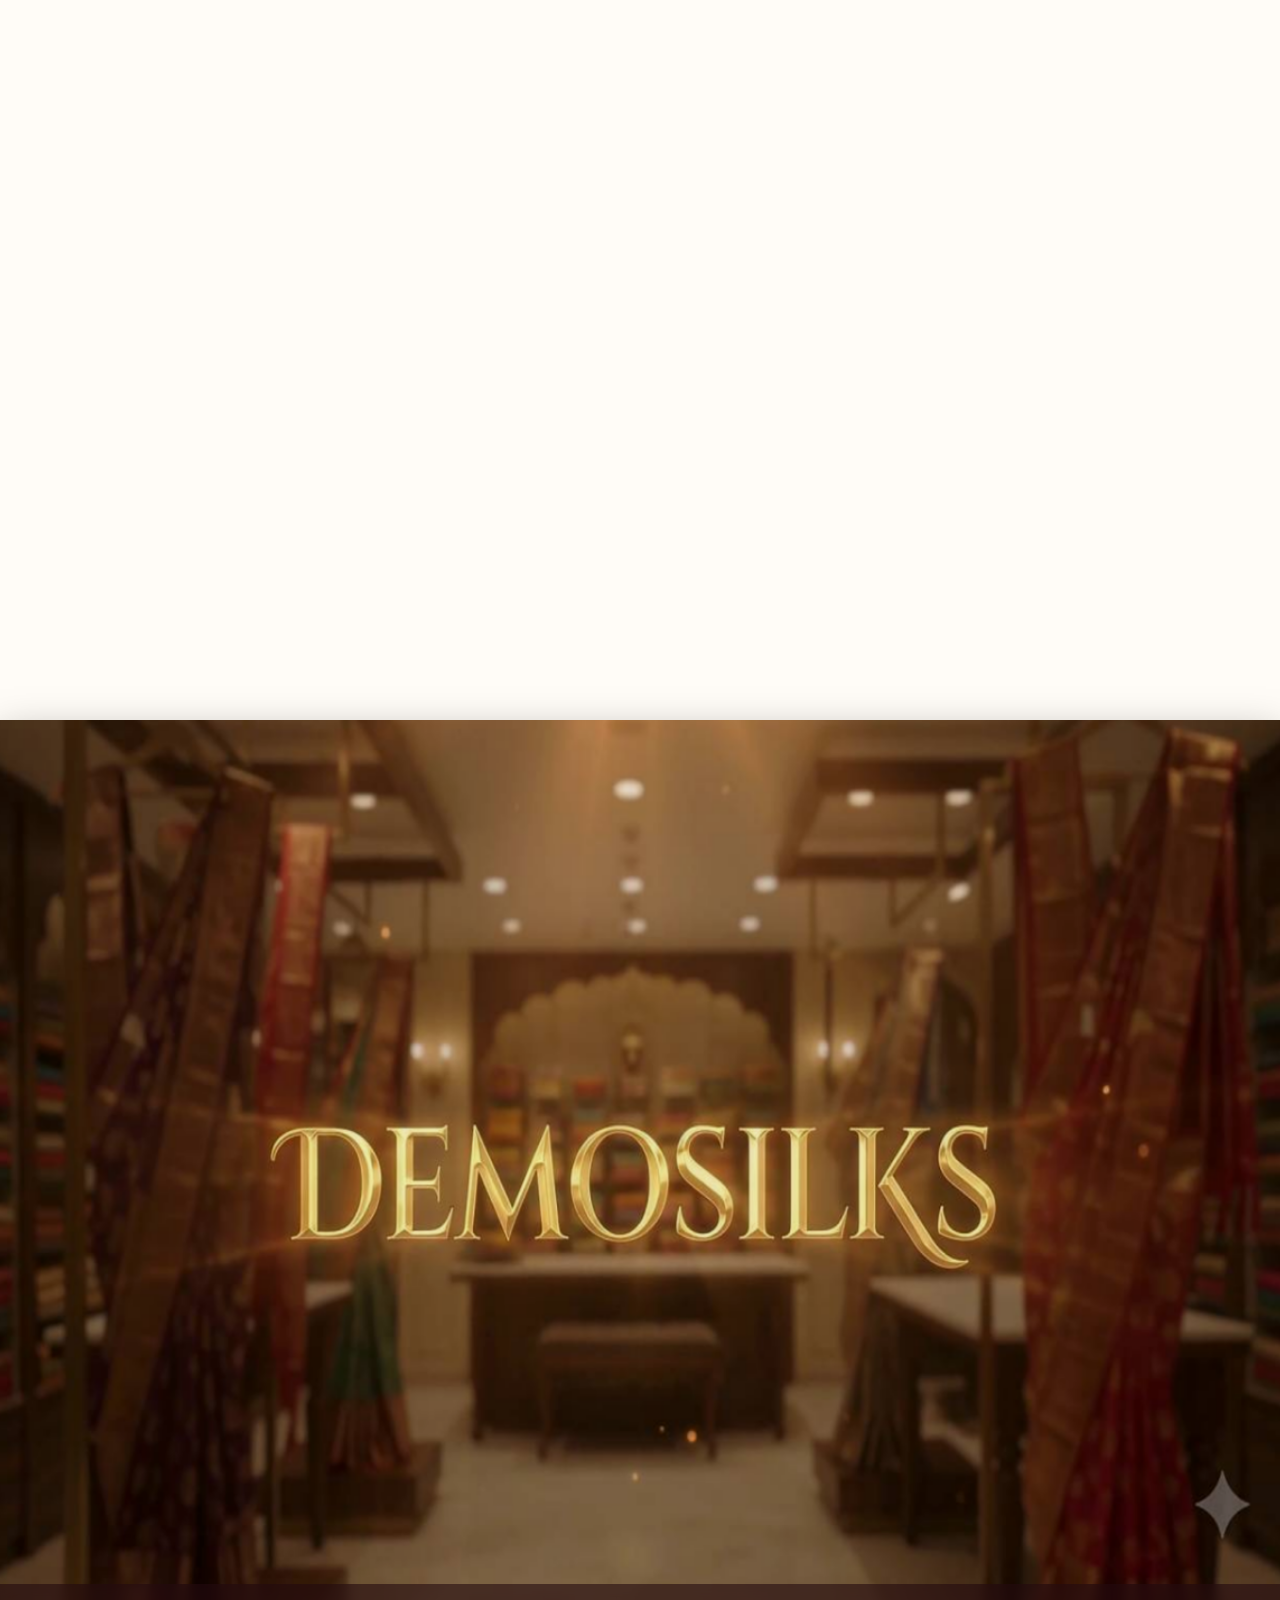
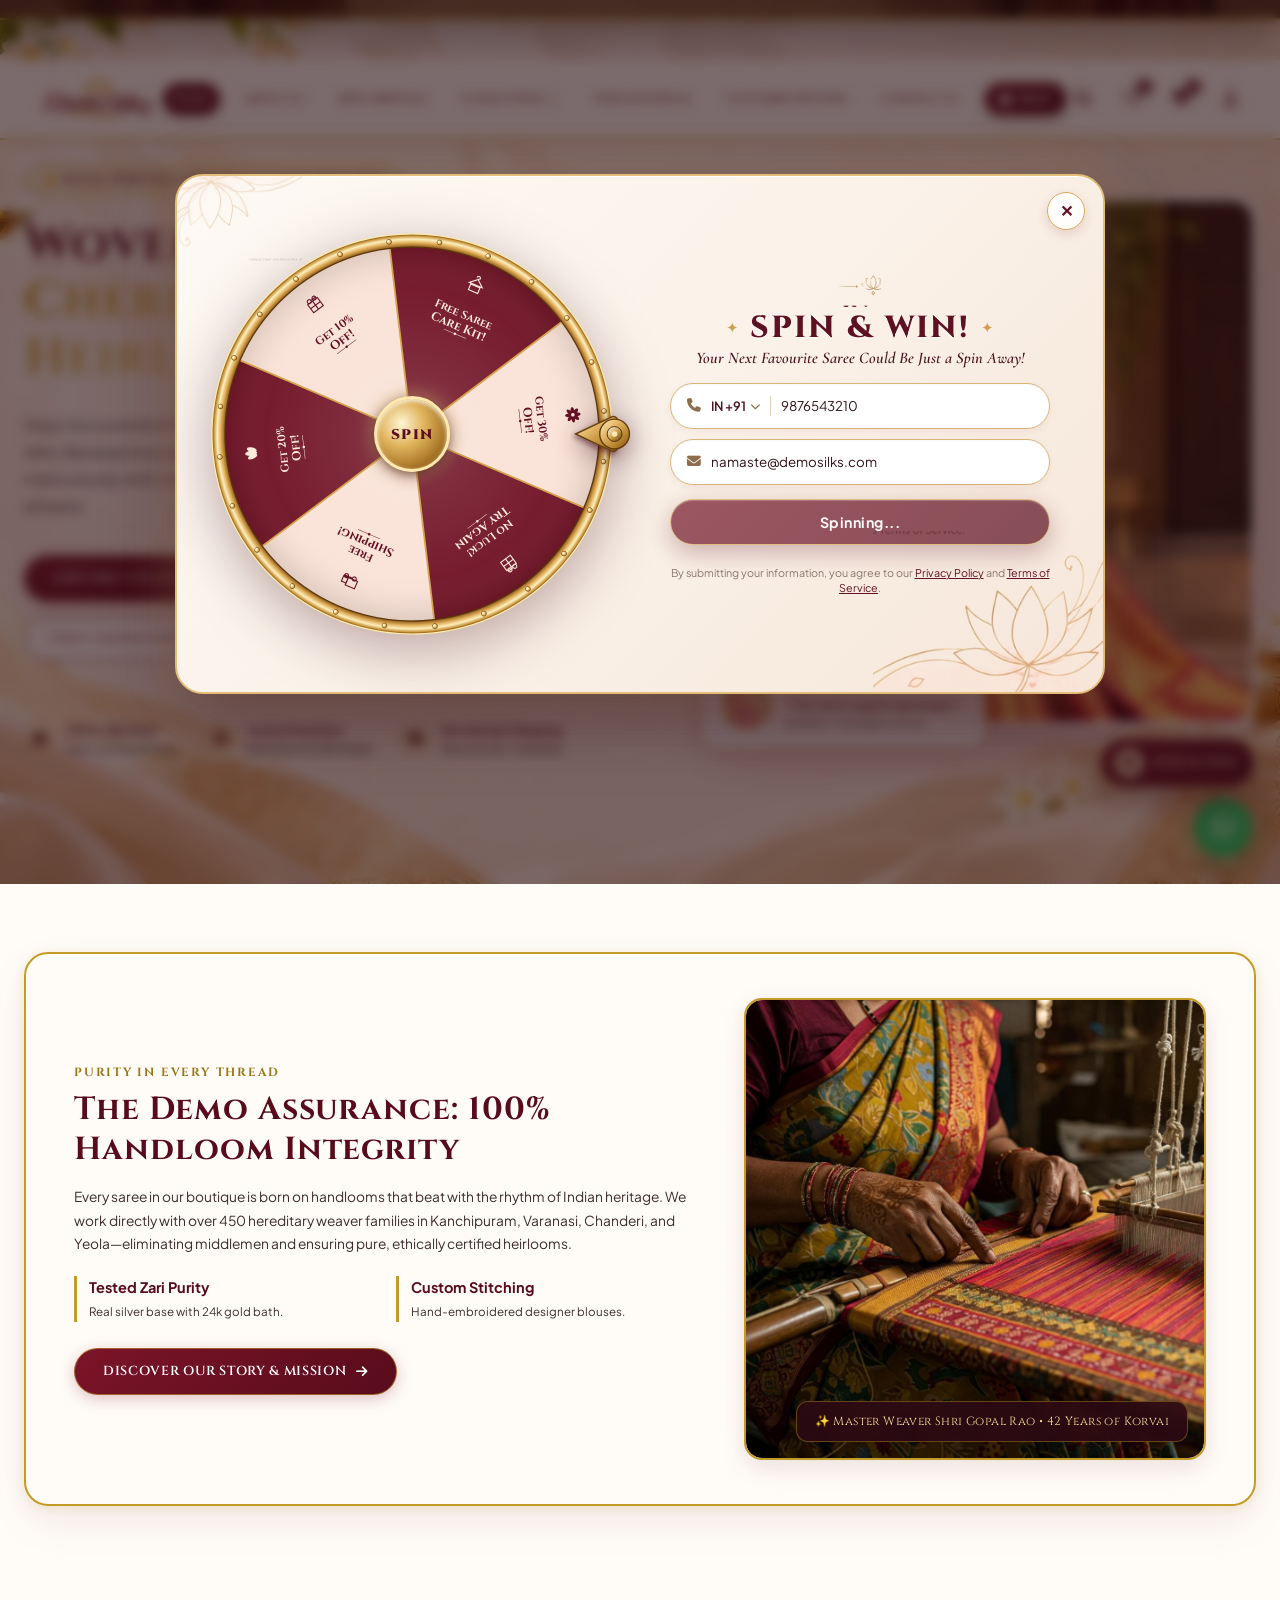
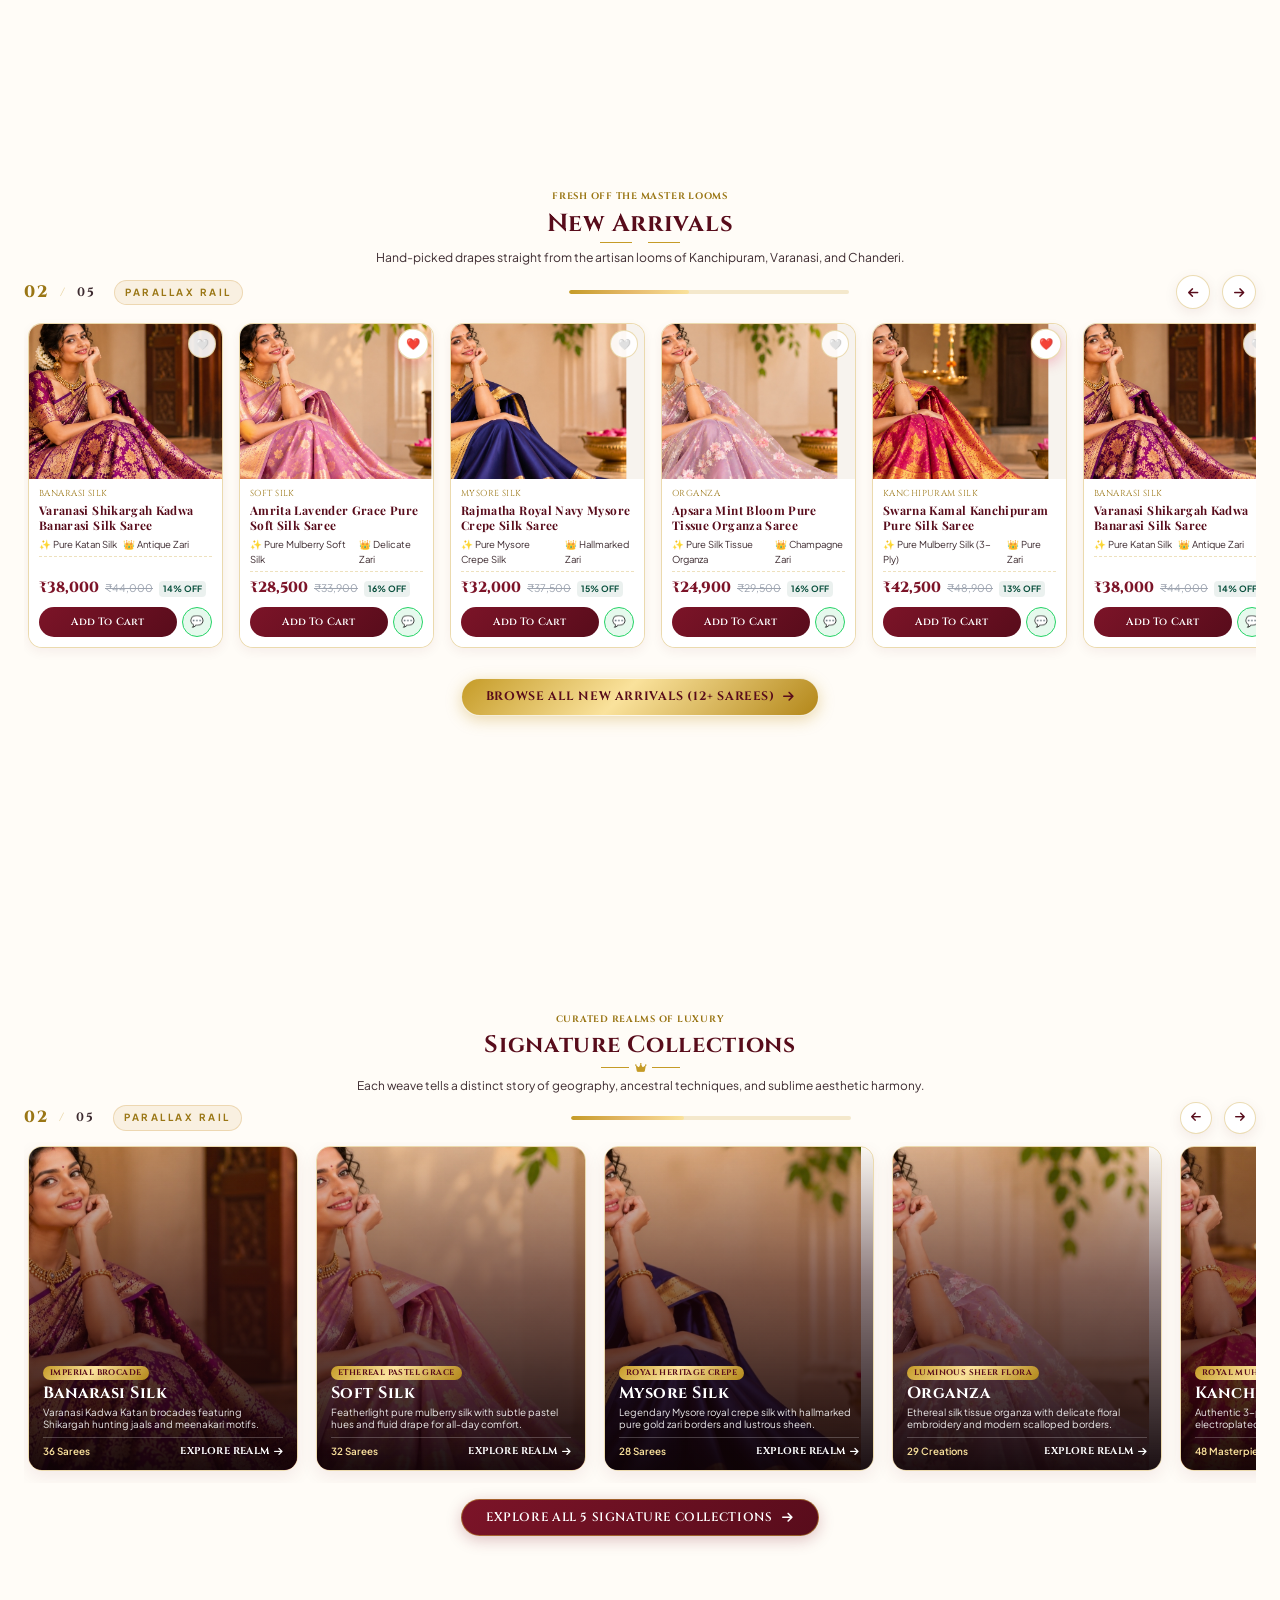
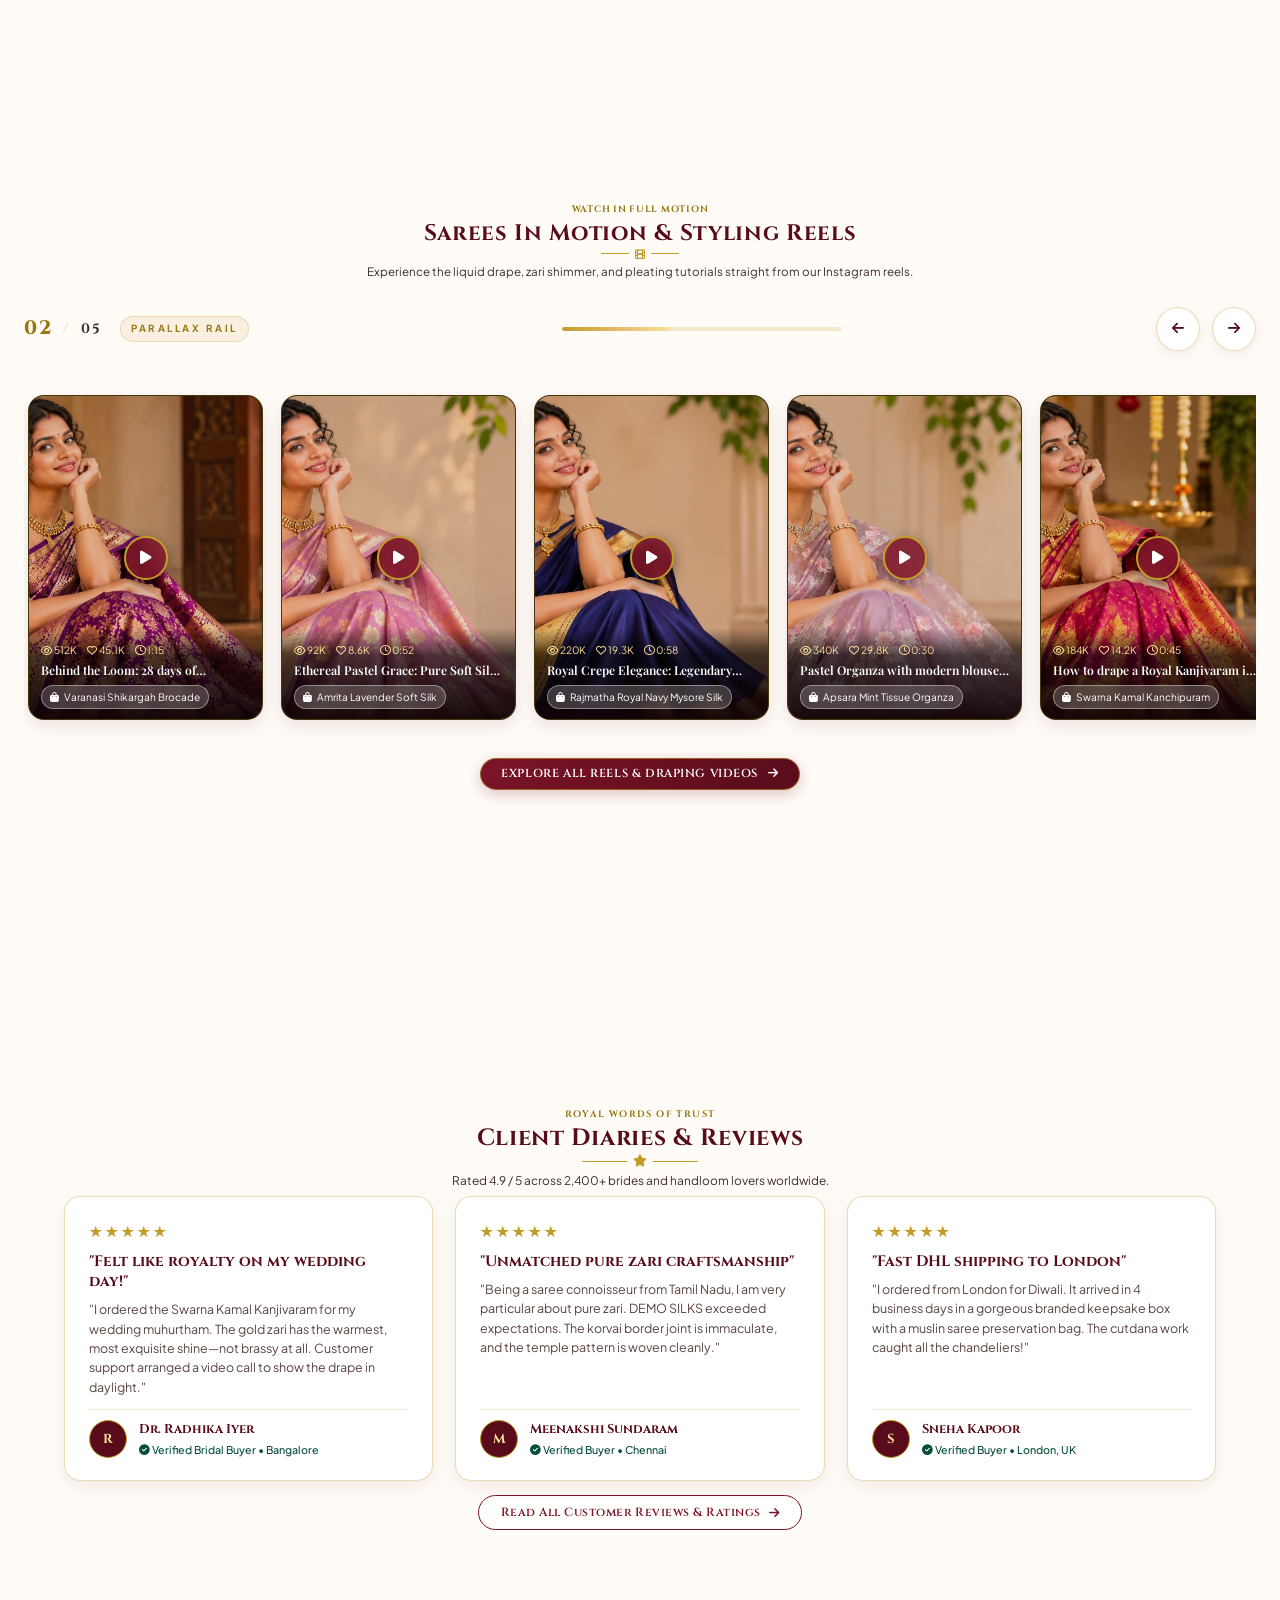
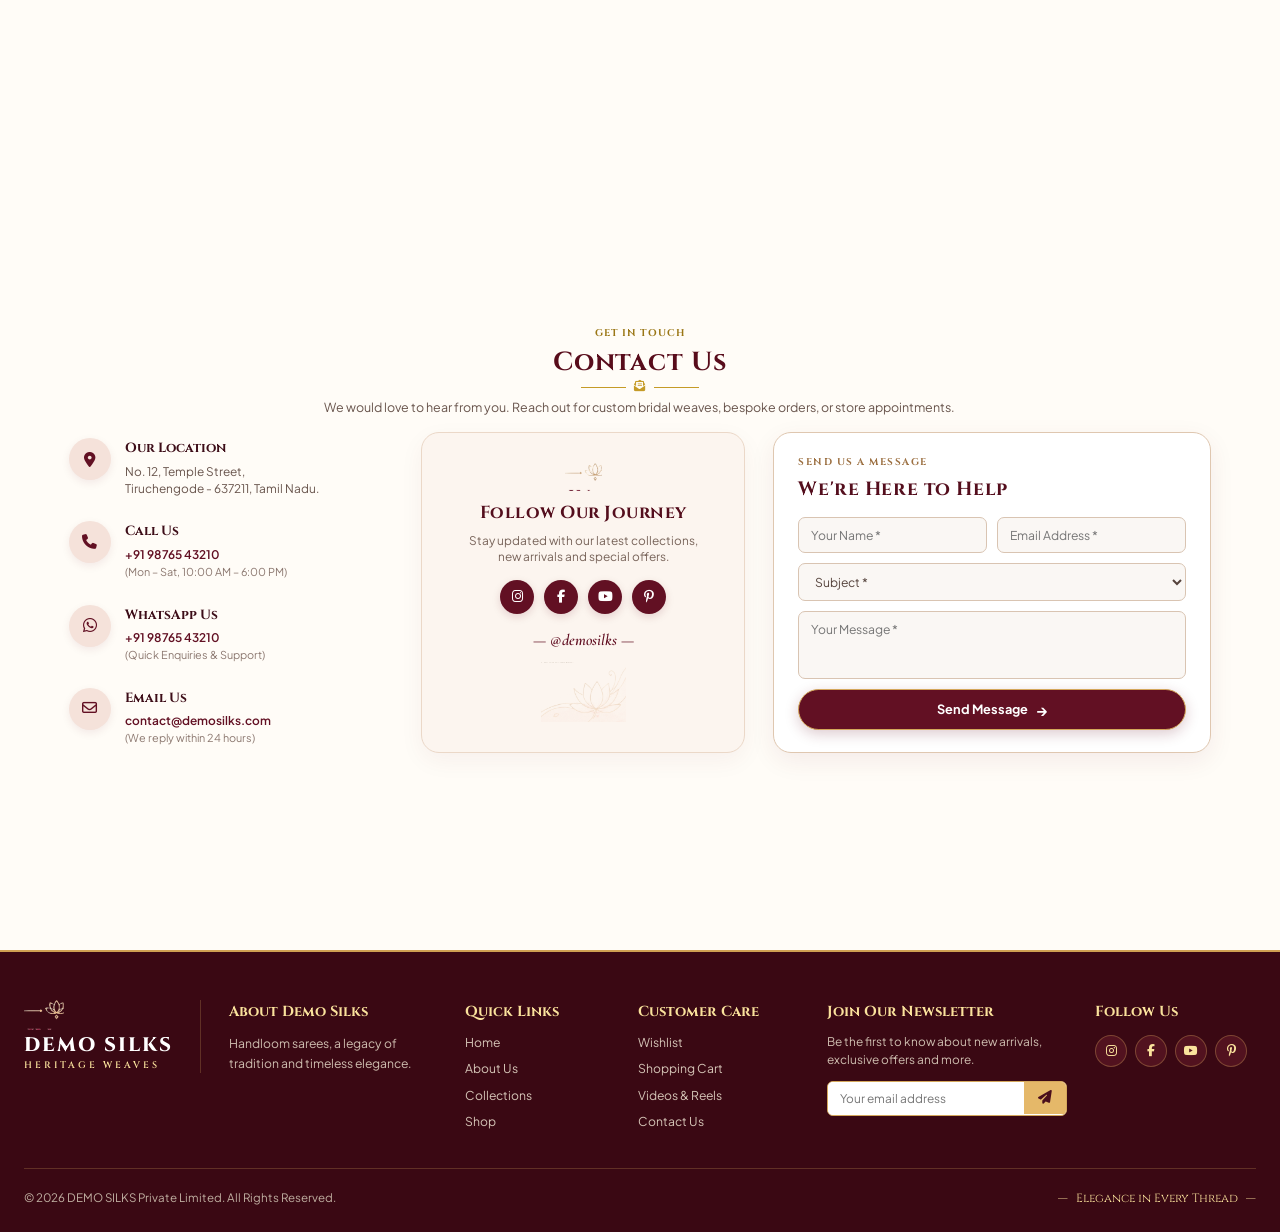
<file: index.html>
<!DOCTYPE html>
<html lang="en">
<head>
  <meta charset="UTF-8">
  <meta name="viewport" content="width=device-width, initial-scale=1.0">
  <title>DEMO SILKS | Luxury Handloom Sarees, Kanjivaram & Banarasi Silk</title>
  <link rel="stylesheet" href="assets/css/style.css">
  <link rel="stylesheet" href="assets/css/spin-wheel.css">
  <!-- Preload Showroom Entrance Door Initial Frames for Instant Mobile Scrubbing -->
  <link rel="preload" as="image" href="assets/frames_showroom/frame_000.jpg">
  <link rel="preload" as="image" href="assets/frames_showroom/frame_016.jpg">
  <link rel="preload" as="image" href="assets/frames_showroom/frame_032.jpg">
  <!-- Google Fonts: Cinzel, Cormorant Garamond, Playfair Display & Plus Jakarta Sans -->
  <link rel="preconnect" href="https://fonts.googleapis.com">
  <link rel="preconnect" href="https://fonts.gstatic.com" crossorigin>
  <link href="https://fonts.googleapis.com/css2?family=Cinzel:wght@600;700;800;900&family=Cormorant+Garamond:ital,wght@1,500;1,600;1,700&family=Playfair+Display:ital,wght@0,600;0,700;1,600&family=Plus+Jakarta+Sans:wght@400;500;600;700&display=swap" rel="stylesheet">
  <link rel="stylesheet" href="https://cdnjs.cloudflare.com/ajax/libs/font-awesome/6.4.0/css/all.min.css">
</head>
<body style="background-image: url('assets/images/bg-luxury.jpg'); background-size: cover; background-position: center center; background-repeat: no-repeat; background-attachment: fixed; background-color: #fffcf7;">

  <!-- CINEMATIC SHOWROOM DOOR REVEAL SCROLL EXPERIENCE (PURE VIDEO ALONE - NO WORDS, NO BARS AT TOP) -->
  <section id="showroomScrollContainer" class="showroom-scroll-container">
    <div class="showroom-sticky-frame">
      <canvas id="showroomCanvas" class="showroom-video-bg"></canvas>
      <video id="showroomVideo" src="assets/videos/Silk_sarees_inside_shop_8653ac24_1080p.mp4" muted playsinline preload="none" class="showroom-video-element"></video>
    </div>
  </section>

        <!-- ROYAL LUXURY FULL-WIDTH NAVIGATION BAR (PURE CLEAN DESIGN - NO OVERLAYS) -->
    <!-- ROYAL LUXURY FULL-WIDTH NAVIGATION BAR -->
  <header class="main-header" id="mainHeader">
    <div class="nav-fullwidth-container">
      <!-- 1. Brand Logo -->
      <a href="index.html" class="nav-brand-logo" title="Demo Silks Royal Heritage Weaves">
        <img src="assets/images/navbar-logo-clean.png" alt="Demo Silks" class="nav-logo-img">
      </a>

      <!-- 2. Navigation Menu Items (Single Horizontal Row) -->
      <nav class="nav-menu-wrapper">
        <ul class="nav-menu-royal">
          <li class="nav-item-royal">
            <a href="index.html" class="nav-link-royal active-pill">Home</a>
          </li>
          <li class="nav-item-royal">
            <a href="about.html" class="nav-link-royal">About Us</a>
          </li>
          <li class="nav-item-royal">
            <a href="new-arrivals.html" class="nav-link-royal">New Arrivals</a>
          </li>
          <li class="nav-item-royal has-dropdown">
            <a href="collections.html" class="nav-link-royal">Collections <i class="fa-solid fa-chevron-down nav-chevron"></i></a>
            <div class="nav-dropdown">
              <a href="collections.html#kanchipuram">Kanchipuram Silk</a>
              <a href="collections.html#banarasi">Banarasi Silk</a>
              <a href="collections.html#softsilk">Soft Silk</a>
              <a href="collections.html#mysoresilk">Mysore Silk</a>
              <a href="collections.html#organza">Organza</a>
              <div class="dropdown-divider"></div>
              <a href="collections.html" class="dropdown-highlight">Explore All Collections →</a>
            </div>
          </li>
          <li class="nav-item-royal">
            <a href="videos.html" class="nav-link-royal">Videos & Reels</a>
          </li>
          <li class="nav-item-royal">
            <a href="reviews.html" class="nav-link-royal">Customer Reviews</a>
          </li>
          <li class="nav-item-royal">
            <a href="contact.html" class="nav-link-royal">Contact Us</a>
          </li>
          <li class="nav-item-royal">
            <a href="shop.html" class="nav-btn-shop" title="Shop All Sarees">
              <i class="fa-solid fa-bag-shopping"></i> Shop
            </a>
          </li>
        </ul>
      </nav>

      <!-- 3. Right Action Icons -->
      <div class="nav-actions-royal">
        <button type="button" class="royal-icon-btn" onclick="openSearchModal()" title="Search Sarees">
          <i class="fa-solid fa-magnifying-glass"></i>
        </button>
        <a href="wishlist.html" class="royal-icon-btn" title="Saved Wishlist">
          <i class="fa-regular fa-heart"></i>
          <span class="badge-pill wish-badge">2</span>
        </a>
        <a href="cart.html" class="royal-icon-btn" title="Shopping Cart">
          <i class="fa-solid fa-cart-shopping"></i>
          <span class="badge-pill cart-badge">3</span>
        </a>
        <a href="contact.html" class="royal-icon-btn" title="Account / Concierge">
          <i class="fa-regular fa-user"></i>
        </a>
        <button type="button" class="mobile-menu-btn" onclick="toggleMobileNav()" aria-label="Toggle Navigation">
          <i class="fa-solid fa-bars"></i>
        </button>
      </div>
    </div>
  </header>

  <!-- Mobile Drawer Menu -->
  <div id="mobileMenu" class="mobile-nav-drawer" style="display:none;">
    <ul class="mobile-nav-list">
      <li><a href="index.html" class="active-mobile-link" onclick="closeMobileNav()">Home</a></li>
      <li><a href="about.html" onclick="closeMobileNav()">About Us</a></li>
      <li><a href="new-arrivals.html" onclick="closeMobileNav()">New Arrivals</a></li>
      <li><a href="collections.html" onclick="closeMobileNav()">Collections</a></li>
      <li><a href="videos.html" onclick="closeMobileNav()">Videos & Reels</a></li>
      <li><a href="reviews.html" onclick="closeMobileNav()">Customer Reviews</a></li>
      <li><a href="contact.html" onclick="closeMobileNav()">Contact Us</a></li>
      <li style="margin-top:6px;">
        <a href="shop.html" class="nav-btn-shop mobile-shop-btn" onclick="closeMobileNav()">
          <i class="fa-solid fa-bag-shopping"></i> Shop All Sarees →
        </a>
      </li>
    </ul>
  </div>

  <!-- SECTION 1: HERO BANNER -->
  <section class="hero-section" id="heroMain">
    <div class="container hero-grid">
      <div>
        <div class="hero-tag">
          <span>👑 Royal Heritage Bridal & Festive Edit 2026</span>
        </div>
        <h1 class="hero-heading">
          <span class="hero-heading-line">Woven For Royalty,</span>
          <span class="hero-heading-line text-gold-gradient">Cherished For Heirlooms</span>
        </h1>
        <p class="hero-subheading">
          Step into a world of timeless majesty. Handcrafted Kanjivaram pure silks, Banarasi brocades, and luminous tissue organza drapes woven meticulously with certified 24K gold zari by generations of master artisans.
        </p>

        <div class="hero-cta-group">
          <a href="shop.html" class="btn-royal-primary">
            Explore Collection <i class="fa-solid fa-arrow-right"></i>
          </a>
          <a href="videos.html" class="btn-royal-gold">
            <i class="fa-solid fa-play"></i> Watch Drapes In Motion
          </a>
          <a href="collections.html" class="btn-royal-outline">
            View Curated Edits
          </a>
        </div>

        <div class="hero-badges-row">
          <div class="hero-badge-item">
            <div class="hero-badge-icon"><i class="fa-solid fa-certificate"></i></div>
            <div>
              <strong>100% Silk Mark</strong>
              <div style="font-size:0.75rem; color:var(--color-text-muted);">Govt. Certified Purity</div>
            </div>
          </div>
          <div class="hero-badge-item">
            <div class="hero-badge-icon"><i class="fa-solid fa-gem"></i></div>
            <div>
              <strong>Tested Gold Zari</strong>
              <div style="font-size:0.75rem; color:var(--color-text-muted);">Real Silver & 24K Plated</div>
            </div>
          </div>
          <div class="hero-badge-item">
            <div class="hero-badge-icon"><i class="fa-solid fa-truck-fast"></i></div>
            <div>
              <strong>Worldwide Shipping</strong>
              <div style="font-size:0.75rem; color:var(--color-text-muted);">Direct to 45+ Countries</div>
            </div>
          </div>
        </div>
      </div>

      <div class="hero-image-wrapper">
        <div class="hero-main-card">
          <img src="assets/images/collection-kanchipuram.jpg" alt="Royal Crimson Kanjivaram Bridal Saree">
        </div>
        <div class="hero-floating-card">
          <img src="assets/images/collection-softsilk.jpg" alt="Customer Drape" class="hero-floating-avatar">
          <div>
            <div style="font-size:0.75rem; color:var(--color-gold-dark); font-weight:700;">★ ★ ★ ★ ★ (4.9 / 5)</div>
            <div style="font-size:0.85rem; font-weight:700; color:var(--color-maroon-dark);">"The most regal bridal drape!"</div>
            <div style="font-size:0.75rem; color:var(--color-text-muted);">Radhika I. • Bangalore Bride</div>
          </div>
        </div>
      </div>
    </div>
  </section>

  <!-- SECTION 2: BRAND HERITAGE & MISSION (ABOUT US) -->
  <section id="aboutSection">
    <div class="container">
      <div class="royal-card home-about-card">
        <div class="home-about-grid">
          <div class="home-about-content">
            <span class="section-tag">Purity In Every Thread</span>
            <h2>
              The Demo Assurance: 100% Handloom Integrity
            </h2>
            <p style="color:var(--color-text-muted); font-size:0.95rem; line-height:1.7; margin-bottom:20px;">
              Every saree in our boutique is born on handlooms that beat with the rhythm of Indian heritage. We work directly with over 450 hereditary weaver families in Kanchipuram, Varanasi, Chanderi, and Yeola—eliminating middlemen and ensuring pure, ethically certified heirlooms.
            </p>
            <div class="home-about-features">
              <div style="border-left:3px solid var(--color-gold); padding-left:12px;">
                <strong style="color:var(--color-maroon-dark); display:block;">Tested Zari Purity</strong>
                <span style="font-size:0.8rem; color:var(--color-text-muted);">Real silver base with 24k gold bath.</span>
              </div>
              <div style="border-left:3px solid var(--color-gold); padding-left:12px;">
                <strong style="color:var(--color-maroon-dark); display:block;">Custom Stitching</strong>
                <span style="font-size:0.8rem; color:var(--color-text-muted);">Hand-embroidered designer blouses.</span>
              </div>
            </div>
            <a href="about.html" class="btn-royal-primary">
              Discover Our Story & Mission <i class="fa-solid fa-arrow-right"></i>
            </a>
          </div>

          <div class="home-about-media">
            <img src="assets/images/about-hero-pitloom.jpg" alt="Master Weaver at Work">
            <div class="home-about-badge">
              ✨ Master Weaver Shri Gopal Rao • 42 Years of Korvai
            </div>
          </div>
        </div>
      </div>
    </div>
  </section>

  <!-- SECTION 3: CURATED SHOP (NEW ARRIVALS & HEIRLOOMS - FULL VIEWPORT STAGE) -->
  <section id="shopSection">
    <div class="container">
      <div class="section-header">
        <span class="section-tag">Fresh Off The Master Looms</span>
        <h2 class="section-title">New Arrivals</h2>
        <div class="section-divider">
          <span></span><i class="fa-solid fa-sparkles"></i><span></span>
        </div>
        <p class="section-desc">Hand-picked drapes straight from the artisan looms of Kanchipuram, Varanasi, and Chanderi.</p>
      </div>

      <!-- Divan Raj Parallax Slider for New Arrivals -->
      <div class="divan-slider-wrapper" id="newArrivalsSlider">
        <div class="divan-slider-controls">
          <div class="divan-slider-counter">
            <span class="active-num" id="arrivalsActiveNum">01</span>
            <span class="sep">/</span>
            <span class="total-num" id="arrivalsTotalNum">12</span>
            <span class="divan-mode-label">PARALLAX RAIL</span>
          </div>
          <div class="divan-progress-rail">
            <div class="divan-progress-fill" id="arrivalsProgressFill"></div>
          </div>
          <div class="divan-slider-nav-btns">
            <button class="divan-nav-btn prev" id="arrivalsPrevBtn" title="Previous"><i class="fa-solid fa-arrow-left"></i></button>
            <button class="divan-nav-btn next" id="arrivalsNextBtn" title="Next"><i class="fa-solid fa-arrow-right"></i></button>
          </div>
        </div>

        <div class="divan-slider-viewport" id="arrivalsViewport">
          <div id="newArrivalsGrid" class="divan-slider-track">
            <!-- Rendered by JS -->
          </div>
        </div>
      </div>

      <div style="text-align: center; margin-top: 14px;">
        <a href="new-arrivals.html" class="btn-royal-gold" style="padding: 8px 24px; font-size: 0.84rem;">
          Browse All New Arrivals (12+ Sarees) <i class="fa-solid fa-arrow-right"></i>
        </a>
      </div>
    </div>
  </section>

  <!-- SECTION 4: SIGNATURE COLLECTIONS -->
  <section id="collectionsSection">
    <div class="container">
      <div class="section-header">
        <span class="section-tag">Curated Realms of Luxury</span>
        <h2 class="section-title">Signature Collections</h2>
        <div class="section-divider">
          <span></span><i class="fa-solid fa-crown"></i><span></span>
        </div>
        <p class="section-desc">Each weave tells a distinct story of geography, ancestral techniques, and sublime aesthetic harmony.</p>
      </div>

      <!-- Divan Raj Parallax Slider for Signature Collections -->
      <div class="divan-slider-wrapper" id="collectionsSlider">
        <div class="divan-slider-controls">
          <div class="divan-slider-counter">
            <span class="active-num" id="colActiveNum">01</span>
            <span class="sep">/</span>
            <span class="total-num" id="colTotalNum">05</span>
            <span class="divan-mode-label">PARALLAX RAIL</span>
          </div>
          <div class="divan-progress-rail">
            <div class="divan-progress-fill" id="colProgressFill"></div>
          </div>
          <div class="divan-slider-nav-btns">
            <button class="divan-nav-btn prev" id="colPrevBtn" title="Previous"><i class="fa-solid fa-arrow-left"></i></button>
            <button class="divan-nav-btn next" id="colNextBtn" title="Next"><i class="fa-solid fa-arrow-right"></i></button>
          </div>
        </div>

        <div class="divan-slider-viewport" id="colViewport">
          <div class="collections-grid divan-slider-track">
            <!-- Collection 1: Kanchipuram Silk -->
            <div class="collection-card" onclick="window.location.href='shop.html?category=kanjivaram'">
              <img src="assets/images/collection-kanchipuram.jpg" alt="Kanchipuram Silk" class="collection-bg">
              <div class="collection-overlay">
                <span class="collection-tag">Royal Muhurtham Edit</span>
                <h3 class="collection-title">Kanchipuram Silk</h3>
                <p class="collection-tagline">Authentic 3-ply mulberry silk with 24K electroplated gold zari and sacred temple spires.</p>
                <div class="collection-link-row">
                  <span class="collection-count">48 Masterpieces</span>
                  <span class="collection-explore">Explore Realm <i class="fa-solid fa-arrow-right"></i></span>
                </div>
              </div>
            </div>

            <!-- Collection 2: Banarasi Silk -->
            <div class="collection-card" onclick="window.location.href='shop.html?category=banarasi'">
              <img src="assets/images/collection-banarasi.jpg" alt="Banarasi Silk" class="collection-bg">
              <div class="collection-overlay">
                <span class="collection-tag">Imperial Brocade</span>
                <h3 class="collection-title">Banarasi Silk</h3>
                <p class="collection-tagline">Varanasi Kadwa Katan brocades featuring Shikargah hunting jaals and meenakari motifs.</p>
                <div class="collection-link-row">
                  <span class="collection-count">36 Sarees</span>
                  <span class="collection-explore">Explore Realm <i class="fa-solid fa-arrow-right"></i></span>
                </div>
              </div>
            </div>

            <!-- Collection 3: Soft Silk -->
            <div class="collection-card" onclick="window.location.href='shop.html?category=softsilk'">
              <img src="assets/images/collection-softsilk.jpg" alt="Soft Silk" class="collection-bg">
              <div class="collection-overlay">
                <span class="collection-tag">Ethereal Pastel Grace</span>
                <h3 class="collection-title">Soft Silk</h3>
                <p class="collection-tagline">Featherlight pure mulberry silk with subtle pastel hues and fluid drape for all-day comfort.</p>
                <div class="collection-link-row">
                  <span class="collection-count">32 Sarees</span>
                  <span class="collection-explore">Explore Realm <i class="fa-solid fa-arrow-right"></i></span>
                </div>
              </div>
            </div>

            <!-- Collection 4: Mysore Silk -->
            <div class="collection-card" onclick="window.location.href='shop.html?category=mysoresilk'">
              <img src="assets/images/collection-mysoresilk.jpg" alt="Mysore Silk" class="collection-bg">
              <div class="collection-overlay">
                <span class="collection-tag">Royal Heritage Crepe</span>
                <h3 class="collection-title">Mysore Silk</h3>
                <p class="collection-tagline">Legendary Mysore royal crepe silk with hallmarked pure gold zari borders and lustrous sheen.</p>
                <div class="collection-link-row">
                  <span class="collection-count">28 Sarees</span>
                  <span class="collection-explore">Explore Realm <i class="fa-solid fa-arrow-right"></i></span>
                </div>
              </div>
            </div>

            <!-- Collection 5: Organza -->
            <div class="collection-card" onclick="window.location.href='shop.html?category=organza'">
              <img src="assets/images/collection-organza.jpg" alt="Organza" class="collection-bg">
              <div class="collection-overlay">
                <span class="collection-tag">Luminous Sheer Flora</span>
                <h3 class="collection-title">Organza</h3>
                <p class="collection-tagline">Ethereal silk tissue organza with delicate floral embroidery and modern scalloped borders.</p>
                <div class="collection-link-row">
                  <span class="collection-count">29 Creations</span>
                  <span class="collection-explore">Explore Realm <i class="fa-solid fa-arrow-right"></i></span>
                </div>
              </div>
            </div>
          </div>
        </div>
      </div>

      <div style="text-align: center; margin-top: 16px;">
        <a href="collections.html" class="btn-royal-primary" style="padding: 8px 24px; font-size: 0.84rem;">
          Explore All 5 Signature Collections <i class="fa-solid fa-arrow-right"></i>
        </a>
      </div>
    </div>
  </section>

  <!-- SECTION 5: SAREES IN MOTION & STYLING REELS -->
  <section id="videosSection">
    <div class="container">
      <div class="section-header">
        <span class="section-tag">Watch In Full Motion</span>
        <h2 class="section-title">Sarees In Motion & Styling Reels</h2>
        <div class="section-divider">
          <span></span><i class="fa-solid fa-film"></i><span></span>
        </div>
        <p class="section-desc">Experience the liquid drape, zari shimmer, and pleating tutorials straight from our Instagram reels.</p>
      </div>

      <!-- Divan Raj Parallax Slider for Sarees in Motion & Styling Reels -->
      <div class="divan-slider-wrapper" id="reelsSlider">
        <div class="divan-slider-controls">
          <div class="divan-slider-counter">
            <span class="active-num" id="reelsActiveNum">01</span>
            <span class="sep">/</span>
            <span class="total-num" id="reelsTotalNum">05</span>
            <span class="divan-mode-label">PARALLAX RAIL</span>
          </div>
          <div class="divan-progress-rail">
            <div class="divan-progress-fill" id="reelsProgressFill"></div>
          </div>
          <div class="divan-slider-nav-btns">
            <button class="divan-nav-btn prev" id="reelsPrevBtn" title="Previous"><i class="fa-solid fa-arrow-left"></i></button>
            <button class="divan-nav-btn next" id="reelsNextBtn" title="Next"><i class="fa-solid fa-arrow-right"></i></button>
          </div>
        </div>

        <div class="divan-slider-viewport" id="reelsViewport">
          <div class="reels-grid divan-slider-track" id="homeReelsGrid">
            <!-- Rendered by JS -->
          </div>
        </div>
      </div>

      <div style="text-align: center; margin-top: 10px;">
        <a href="videos.html" class="btn-royal-primary" style="padding: 6px 20px; font-size: 0.80rem;">
          Explore All Reels & Draping Videos <i class="fa-solid fa-arrow-right"></i>
        </a>
      </div>
    </div>
  </section>

  <!-- SECTION 6: CLIENT DIARIES & REVIEWS -->
  <section id="reviewsSection">
    <div class="container">
      <div class="section-header" style="margin: 0 auto 8px auto;">
        <span class="section-tag" style="margin-bottom: 2px; font-size: 0.64rem; padding: 2px 9px;">Royal Words of Trust</span>
        <h2 class="section-title" style="font-size: 1.62rem; margin-bottom: 3px; line-height: 1.15;">Client Diaries & Reviews</h2>
        <div class="section-divider" style="margin: 3px auto 5px auto; gap: 6px;">
          <span></span><i class="fa-solid fa-star"></i><span></span>
        </div>
        <p class="section-desc" style="font-size: 0.82rem; line-height: 1.32; margin-bottom: 0;">Rated 4.9 / 5 across 2,400+ brides and handloom lovers worldwide.</p>
      </div>

      <div class="home-reviews-grid">
        <div class="royal-card home-review-card" style="padding: 22px 24px; display: flex; flex-direction: column; justify-content: space-between; min-height: 240px; border-radius: 16px; border: 1.5px solid var(--color-gold-border); box-shadow: 0 6px 18px rgba(98, 17, 34, 0.08); background: #ffffff;">
          <div>
            <div style="color:var(--color-gold); font-size:1.05rem; margin-bottom:8px;">★ ★ ★ ★ ★</div>
            <h4 style="font-size:1.04rem; font-weight:700; color:var(--color-maroon-dark); font-family:var(--font-royal); margin-bottom:8px; line-height:1.35;">"Felt like royalty on my wedding day!"</h4>
            <p style="color:#5a4440; font-size:0.86rem; line-height:1.55; margin-bottom:12px;">
              "I ordered the Swarna Kamal Kanjivaram for my wedding muhurtham. The gold zari has the warmest, most exquisite shine—not brassy at all. Customer support arranged a video call to show the drape in daylight."
            </p>
          </div>
          <div style="display:flex; align-items:center; gap:12px; border-top:1px solid rgba(197, 155, 39, 0.22); padding-top:10px; margin-top:auto;">
            <div style="width:38px; height:38px; border-radius:50%; background:var(--color-maroon-dark); color:#fae29c; display:flex; align-items:center; justify-content:center; font-weight:700; font-family:var(--font-royal); border:1.5px solid var(--color-gold); font-size:0.90rem; flex-shrink:0;">R</div>
            <div>
              <div style="font-weight:700; font-size:0.88rem; color:var(--color-maroon-dark); font-family:var(--font-royal);">Dr. Radhika Iyer</div>
              <div style="font-size:0.74rem; color:var(--color-emerald); font-weight:500;"><i class="fa-solid fa-circle-check"></i> Verified Bridal Buyer • Bangalore</div>
            </div>
          </div>
        </div>

        <div class="royal-card home-review-card" style="padding: 22px 24px; display: flex; flex-direction: column; justify-content: space-between; min-height: 240px; border-radius: 16px; border: 1.5px solid var(--color-gold-border); box-shadow: 0 6px 18px rgba(98, 17, 34, 0.08); background: #ffffff;">
          <div>
            <div style="color:var(--color-gold); font-size:1.05rem; margin-bottom:8px;">★ ★ ★ ★ ★</div>
            <h4 style="font-size:1.04rem; font-weight:700; color:var(--color-maroon-dark); font-family:var(--font-royal); margin-bottom:8px; line-height:1.35;">"Unmatched pure zari craftsmanship"</h4>
            <p style="color:#5a4440; font-size:0.86rem; line-height:1.55; margin-bottom:12px;">
              "Being a saree connoisseur from Tamil Nadu, I am very particular about pure zari. DEMO SILKS exceeded expectations. The korvai border joint is immaculate, and the temple pattern is woven cleanly."
            </p>
          </div>
          <div style="display:flex; align-items:center; gap:12px; border-top:1px solid rgba(197, 155, 39, 0.22); padding-top:10px; margin-top:auto;">
            <div style="width:38px; height:38px; border-radius:50%; background:var(--color-maroon-dark); color:#fae29c; display:flex; align-items:center; justify-content:center; font-weight:700; font-family:var(--font-royal); border:1.5px solid var(--color-gold); font-size:0.90rem; flex-shrink:0;">M</div>
            <div>
              <div style="font-weight:700; font-size:0.88rem; color:var(--color-maroon-dark); font-family:var(--font-royal);">Meenakshi Sundaram</div>
              <div style="font-size:0.74rem; color:var(--color-emerald); font-weight:500;"><i class="fa-solid fa-circle-check"></i> Verified Buyer • Chennai</div>
            </div>
          </div>
        </div>

        <div class="royal-card home-review-card" style="padding: 22px 24px; display: flex; flex-direction: column; justify-content: space-between; min-height: 240px; border-radius: 16px; border: 1.5px solid var(--color-gold-border); box-shadow: 0 6px 18px rgba(98, 17, 34, 0.08); background: #ffffff;">
          <div>
            <div style="color:var(--color-gold); font-size:1.05rem; margin-bottom:8px;">★ ★ ★ ★ ★</div>
            <h4 style="font-size:1.04rem; font-weight:700; color:var(--color-maroon-dark); font-family:var(--font-royal); margin-bottom:8px; line-height:1.35;">"Fast DHL shipping to London"</h4>
            <p style="color:#5a4440; font-size:0.86rem; line-height:1.55; margin-bottom:12px;">
              "I ordered from London for Diwali. It arrived in 4 business days in a gorgeous branded keepsake box with a muslin saree preservation bag. The cutdana work caught all the chandeliers!"
            </p>
          </div>
          <div style="display:flex; align-items:center; gap:12px; border-top:1px solid rgba(197, 155, 39, 0.22); padding-top:10px; margin-top:auto;">
            <div style="width:38px; height:38px; border-radius:50%; background:var(--color-maroon-dark); color:#fae29c; display:flex; align-items:center; justify-content:center; font-weight:700; font-family:var(--font-royal); border:1.5px solid var(--color-gold); font-size:0.90rem; flex-shrink:0;">S</div>
            <div>
              <div style="font-weight:700; font-size:0.88rem; color:var(--color-maroon-dark); font-family:var(--font-royal);">Sneha Kapoor</div>
              <div style="font-size:0.74rem; color:var(--color-emerald); font-weight:500;"><i class="fa-solid fa-circle-check"></i> Verified Buyer • London, UK</div>
            </div>
          </div>
        </div>
      </div>

      <div style="text-align:center; margin-top:14px;">
        <a href="reviews.html" class="btn-royal-outline" style="padding: 7px 22px; font-size: 0.82rem;">
          Read All Customer Reviews & Ratings <i class="fa-solid fa-arrow-right"></i>
        </a>
      </div>
    </div>
  </section>

  <!-- LAST SECTION: CONTACT US (FULL PAGE VIEWPORT STAGE) -->
  <section id="contactSection" class="vnila-contact-section">
    <div class="container" style="max-width: 1340px; width: 93%;">
      <div class="section-header" style="margin: 0 auto 16px auto; text-align: center;">
        <span class="section-tag" style="margin-bottom: 3px; font-size: 0.68rem; padding: 3px 12px; letter-spacing: 0.1em;">Get In Touch</span>
        <h2 class="section-title" style="font-size: 1.8rem; margin-bottom: 3px; line-height: 1.18;">Contact Us</h2>
        <div class="section-divider" style="margin: 3px auto 6px auto; gap: 8px;">
          <span></span><i class="fa-solid fa-envelope-open-text" style="font-size: 0.80rem;"></i><span></span>
        </div>
        <p class="section-desc" style="font-size: 0.86rem; line-height: 1.38; margin-bottom: 0; color: #68544c;">
          We would love to hear from you. Reach out for custom bridal weaves, bespoke orders, or store appointments.
        </p>
      </div>

      <!-- 3-Column Grid matching reference image (Full Page Width) -->
      <div class="vnila-contact-grid">
        <!-- Col 1: 4 Contact Info Items -->
        <div style="display:flex; flex-direction:column; justify-content:space-between; gap:14px; padding:6px 0;">
          <!-- Item 1: Our Location -->
          <div style="display:flex; gap:14px; align-items:flex-start;">
            <div style="width:42px; height:42px; border-radius:50%; background:#f5e2da; display:flex; align-items:center; justify-content:center; color:#621023; font-size:1.05rem; flex-shrink:0; box-shadow:0 3px 8px rgba(98, 16, 35, 0.08);">
              <i class="fa-solid fa-location-dot"></i>
            </div>
            <div>
              <h4 style="font-family:'Cinzel', serif; font-size:0.92rem; font-weight:700; color:#3d0d18; margin:0 0 3px;">Our Location</h4>
              <p style="font-size:0.82rem; color:#68544c; line-height:1.45; margin:0;">
                No. 12, Temple Street,<br>
                Tiruchengode - 637211, Tamil Nadu.
              </p>
            </div>
          </div>

          <!-- Item 2: Call Us -->
          <div style="display:flex; gap:14px; align-items:flex-start;">
            <div style="width:42px; height:42px; border-radius:50%; background:#f5e2da; display:flex; align-items:center; justify-content:center; color:#621023; font-size:1.02rem; flex-shrink:0; box-shadow:0 3px 8px rgba(98, 16, 35, 0.08);">
              <i class="fa-solid fa-phone"></i>
            </div>
            <div>
              <h4 style="font-family:'Cinzel', serif; font-size:0.92rem; font-weight:700; color:#3d0d18; margin:0 0 3px;">Call Us</h4>
              <p style="font-size:0.82rem; color:#68544c; line-height:1.45; margin:0;">
                <a href="tel:+919876543210" style="color:#621023; font-weight:600; text-decoration:none;">+91 98765 43210</a><br>
                <span style="font-size:0.75rem; color:#8c7870;">(Mon – Sat, 10:00 AM – 6:00 PM)</span>
              </p>
            </div>
          </div>

          <!-- Item 3: WhatsApp Us -->
          <div style="display:flex; gap:14px; align-items:flex-start;">
            <div style="width:42px; height:42px; border-radius:50%; background:#f5e2da; display:flex; align-items:center; justify-content:center; color:#621023; font-size:1.1rem; flex-shrink:0; box-shadow:0 3px 8px rgba(98, 16, 35, 0.08);">
              <i class="fa-brands fa-whatsapp"></i>
            </div>
            <div>
              <h4 style="font-family:'Cinzel', serif; font-size:0.92rem; font-weight:700; color:#3d0d18; margin:0 0 3px;">WhatsApp Us</h4>
              <p style="font-size:0.82rem; color:#68544c; line-height:1.45; margin:0;">
                <a href="javascript:void(0)" onclick="DemoStore.openWhatsApp()" style="color:#621023; font-weight:600; text-decoration:none;">+91 98765 43210</a><br>
                <span style="font-size:0.75rem; color:#8c7870;">(Quick Enquiries & Support)</span>
              </p>
            </div>
          </div>

          <!-- Item 4: Email Us -->
          <div style="display:flex; gap:14px; align-items:flex-start;">
            <div style="width:42px; height:42px; border-radius:50%; background:#f5e2da; display:flex; align-items:center; justify-content:center; color:#621023; font-size:1.02rem; flex-shrink:0; box-shadow:0 3px 8px rgba(98, 16, 35, 0.08);">
              <i class="fa-regular fa-envelope"></i>
            </div>
            <div>
              <h4 style="font-family:'Cinzel', serif; font-size:0.92rem; font-weight:700; color:#3d0d18; margin:0 0 3px;">Email Us</h4>
              <p style="font-size:0.82rem; color:#68544c; line-height:1.45; margin:0;">
                <a href="mailto:contact@demosilks.com" style="color:#621023; font-weight:600; text-decoration:none;">contact@demosilks.com</a><br>
                <span style="font-size:0.75rem; color:#8c7870;">(We reply within 24 hours)</span>
              </p>
            </div>
          </div>
        </div>

        <!-- Col 2: Follow Our Journey Card -->
        <div style="background:#fcf5ef; border:1px solid #ebd8c8; border-radius:18px; padding:24px 20px; text-align:center; display:flex; flex-direction:column; align-items:center; justify-content:center; box-shadow:0 8px 24px rgba(99, 17, 36, 0.05); position:relative; overflow:hidden;">
          <img src="assets/images/spin-win-top-lotus-clean.png" alt="Lotus Motif" style="height:28px; margin-bottom:8px; opacity:0.9;">
          
          <h3 style="font-family:'Cinzel', serif; font-size:1.2rem; font-weight:700; color:#540e1d; margin:0 0 6px;">Follow Our Journey</h3>
          <p style="font-family:'Plus Jakarta Sans', sans-serif; font-size:0.82rem; color:#78645a; line-height:1.4; margin:0 0 14px; max-width:240px;">
            Stay updated with our latest collections, new arrivals and special offers.
          </p>

          <!-- Social Buttons in Burgundy Circles -->
          <div style="display:flex; justify-content:center; gap:10px; margin-bottom:14px;">
            <a href="https://instagram.com" target="_blank" style="width:34px; height:34px; border-radius:50%; background:#621023; color:#fff; display:flex; align-items:center; justify-content:center; font-size:0.9rem; text-decoration:none; transition:all 0.2s; box-shadow:0 3px 8px rgba(98, 16, 35, 0.15);" onmouseover="this.style.background='#d4a75b'" onmouseout="this.style.background='#621023'"><i class="fa-brands fa-instagram"></i></a>
            <a href="https://facebook.com" target="_blank" style="width:34px; height:34px; border-radius:50%; background:#621023; color:#fff; display:flex; align-items:center; justify-content:center; font-size:0.9rem; text-decoration:none; transition:all 0.2s; box-shadow:0 3px 8px rgba(98, 16, 35, 0.15);" onmouseover="this.style.background='#d4a75b'" onmouseout="this.style.background='#621023'"><i class="fa-brands fa-facebook-f"></i></a>
            <a href="https://youtube.com" target="_blank" style="width:34px; height:34px; border-radius:50%; background:#621023; color:#fff; display:flex; align-items:center; justify-content:center; font-size:0.9rem; text-decoration:none; transition:all 0.2s; box-shadow:0 3px 8px rgba(98, 16, 35, 0.15);" onmouseover="this.style.background='#d4a75b'" onmouseout="this.style.background='#621023'"><i class="fa-brands fa-youtube"></i></a>
            <a href="https://pinterest.com" target="_blank" style="width:34px; height:34px; border-radius:50%; background:#621023; color:#fff; display:flex; align-items:center; justify-content:center; font-size:0.9rem; text-decoration:none; transition:all 0.2s; box-shadow:0 3px 8px rgba(98, 16, 35, 0.15);" onmouseover="this.style.background='#d4a75b'" onmouseout="this.style.background='#621023'"><i class="fa-brands fa-pinterest-p"></i></a>
          </div>

          <div style="font-family:'Cormorant Garamond', Georgia, serif; font-style:italic; font-size:1.1rem; color:#621023; margin-bottom:8px; font-weight:600;">
            — @demosilks —
          </div>

          <img src="assets/images/spin-win-lotus-br.png" alt="Lotus Flourish" style="width:85px; opacity:0.32; margin-top:0;">
        </div>

        <!-- Col 3: We're Here to Help Form Card -->
        <div class="vnila-contact-form-col" style="background:#ffffff; border:1px solid #dfc7b0; border-radius:18px; padding:22px 24px; box-shadow:0 8px 26px rgba(99, 17, 36, 0.07);">
          <div style="font-family:'Cinzel', serif; font-size:0.68rem; font-weight:700; letter-spacing:1.5px; color:#9c7042; text-transform:uppercase; margin-bottom:3px;">
            SEND US A MESSAGE
          </div>
          <h3 style="font-family:'Cinzel', serif; font-size:1.32rem; font-weight:700; color:#540e1d; margin:0 0 12px;">
            We're Here to Help
          </h3>

          <form onsubmit="event.preventDefault(); DemoStore.showToast('✨ Thank you! Your message has been sent to our concierge team.'); this.reset();" style="display:flex; flex-direction:column; gap:10px;">
            <div class="vnila-contact-inputs-row" style="gap: 10px;">
              <input type="text" placeholder="Your Name *" required style="padding:9px 12px; border:1px solid #d9c4b2; border-radius:7px; font-size:0.84rem; outline:none; background:#faf7f4; font-family:'Plus Jakarta Sans', sans-serif;">
              <input type="email" placeholder="Email Address *" required style="padding:9px 12px; border:1px solid #d9c4b2; border-radius:7px; font-size:0.84rem; outline:none; background:#faf7f4; font-family:'Plus Jakarta Sans', sans-serif;">
            </div>

            <select required style="padding:9px 12px; border:1px solid #d9c4b2; border-radius:7px; font-size:0.84rem; outline:none; background:#faf7f4; color:#55433c; font-family:'Plus Jakarta Sans', sans-serif; cursor:pointer;">
              <option value="" disabled selected>Subject *</option>
              <option value="Bridal Saree Consultation">Bridal Saree Consultation</option>
              <option value="Custom Blouse Stitching">Custom Blouse Stitching</option>
              <option value="Live Video Call Enquiry">Live Video Call Enquiry</option>
              <option value="Order Tracking & Shipping">Order Tracking & Shipping</option>
              <option value="General Query">General Query</option>
            </select>

            <textarea rows="3" placeholder="Your Message *" required style="height:68px; padding:9px 12px; border:1px solid #d9c4b2; border-radius:7px; font-size:0.84rem; outline:none; background:#faf7f4; font-family:'Plus Jakarta Sans', sans-serif; resize:none;"></textarea>

            <button type="submit" style="background:#621023; color:#ffffff; border:1px solid #d4a75b; border-radius:50px; padding:10px 24px; font-family:'Plus Jakarta Sans', sans-serif; font-size:0.88rem; font-weight:700; cursor:pointer; display:inline-flex; align-items:center; justify-content:center; gap:8px; width:100%; transition:all 0.25s; box-shadow:0 4px 14px rgba(98, 16, 35, 0.22);" onmouseover="this.style.background='#7b172f'" onmouseout="this.style.background='#621023'">
              <span>Send Message</span>
              <span style="font-size:1.05rem;">→</span>
            </button>
          </form>
        </div>
      </div>
    </div>
  </section>

  <!-- FOOTER (Exact Match to Reference Image) -->
  <footer class="vnila-site-footer" style="background: #3a0813; color: #d6c6b8; padding: 48px 0 24px; border-top: 2px solid #cfa052;">
    <div class="container">
      <div class="vnila-footer-grid">
        
        <!-- Col 1: Brand Logo -->
        <div class="vnila-footer-brand-col" style="padding-right: 18px; border-right: 1px solid rgba(212, 167, 91, 0.25); display: flex; flex-direction: column; align-items: flex-start;">
          <img src="assets/images/spin-win-top-lotus-clean.png" alt="Lotus Logo" style="height: 30px; margin-bottom: 6px; filter: brightness(1.2);">
          <div style="font-family:'Cinzel', serif; font-size:1.35rem; font-weight:800; letter-spacing:2px; color:#ffffff; line-height:1;">DEMO SILKS</div>
          <div style="font-family:'Cinzel', serif; font-size:0.65rem; font-weight:600; letter-spacing:3px; color:#fae29c; margin-top:3px;">HERITAGE WEAVES</div>
        </div>

        <!-- Col 2: Brand Tagline -->
        <div>
          <h4 style="font-family:'Cinzel', serif; font-size:1rem; font-weight:700; color:#fae29c; margin:0 0 10px;">About Demo Silks</h4>
          <p style="font-size:0.84rem; color:#cfbeb0; line-height:1.65; margin:0;">
            Handloom sarees, a legacy of tradition and timeless elegance.
          </p>
        </div>

        <!-- Col 3: Quick Links -->
        <div>
          <h4 style="font-family:'Cinzel', serif; font-size:1rem; font-weight:700; color:#fae29c; margin:0 0 10px;">Quick Links</h4>
          <ul style="list-style:none; padding:0; margin:0; display:flex; flex-direction:column; gap:7px; font-size:0.84rem;">
            <li><a href="index.html" style="color:#d6c6b8; text-decoration:none;" onmouseover="this.style.color='#fae29c'" onmouseout="this.style.color='#d6c6b8'">Home</a></li>
            <li><a href="about.html" style="color:#d6c6b8; text-decoration:none;" onmouseover="this.style.color='#fae29c'" onmouseout="this.style.color='#d6c6b8'">About Us</a></li>
            <li><a href="collections.html" style="color:#d6c6b8; text-decoration:none;" onmouseover="this.style.color='#fae29c'" onmouseout="this.style.color='#d6c6b8'">Collections</a></li>
            <li><a href="shop.html" style="color:#d6c6b8; text-decoration:none;" onmouseover="this.style.color='#fae29c'" onmouseout="this.style.color='#d6c6b8'">Shop</a></li>
          </ul>
        </div>

        <!-- Col 4: Customer Care -->
        <div>
          <h4 style="font-family:'Cinzel', serif; font-size:1rem; font-weight:700; color:#fae29c; margin:0 0 10px;">Customer Care</h4>
          <ul style="list-style:none; padding:0; margin:0; display:flex; flex-direction:column; gap:7px; font-size:0.84rem;">
            <li><a href="wishlist.html" style="color:#d6c6b8; text-decoration:none;" onmouseover="this.style.color='#fae29c'" onmouseout="this.style.color='#d6c6b8'">Wishlist</a></li>
            <li><a href="cart.html" style="color:#d6c6b8; text-decoration:none;" onmouseover="this.style.color='#fae29c'" onmouseout="this.style.color='#d6c6b8'">Shopping Cart</a></li>
            <li><a href="videos.html" style="color:#d6c6b8; text-decoration:none;" onmouseover="this.style.color='#fae29c'" onmouseout="this.style.color='#d6c6b8'">Videos & Reels</a></li>
            <li><a href="contact.html" style="color:#d6c6b8; text-decoration:none;" onmouseover="this.style.color='#fae29c'" onmouseout="this.style.color='#d6c6b8'">Contact Us</a></li>
          </ul>
        </div>

        <!-- Col 5: Join Our Newsletter -->
        <div>
          <h4 style="font-family:'Cinzel', serif; font-size:1rem; font-weight:700; color:#fae29c; margin:0 0 10px;">Join Our Newsletter</h4>
          <p style="font-size:0.82rem; color:#cfbeb0; line-height:1.5; margin:0 0 12px;">
            Be the first to know about new arrivals, exclusive offers and more.
          </p>
          <form onsubmit="event.preventDefault(); DemoStore.showToast('✨ Thank you for subscribing to DEMO SILKS!'); this.reset();" style="display:flex; align-items:center; background:#ffffff; border-radius:6px; overflow:hidden; border:1px solid #d4a75b;">
            <input type="email" placeholder="Your email address" required style="flex:1; border:none; outline:none; padding:9px 12px; font-size:0.82rem; font-family:'Plus Jakarta Sans', sans-serif; color:#333;">
            <button type="submit" style="background:#e5b869; border:none; color:#4a0e1c; padding:9px 14px; font-size:0.95rem; cursor:pointer; display:flex; align-items:center; justify-content:center; transition:background 0.2s;" onmouseover="this.style.background='#f3c97e'" onmouseout="this.style.background='#e5b869'">
              <i class="fa-solid fa-paper-plane"></i>
            </button>
          </form>
        </div>

        <!-- Col 6: Follow Us -->
        <div>
          <h4 style="font-family:'Cinzel', serif; font-size:1rem; font-weight:700; color:#fae29c; margin:0 0 12px;">Follow Us</h4>
          <div style="display:flex; gap:8px;">
            <a href="https://instagram.com" target="_blank" style="width:32px; height:32px; border-radius:50%; background:#52121f; border:1px solid rgba(212, 167, 91, 0.35); color:#fae29c; display:flex; align-items:center; justify-content:center; font-size:0.85rem; text-decoration:none; transition:all 0.2s;" onmouseover="this.style.background='#e5b869'; this.style.color='#4a0e1c';" onmouseout="this.style.background='#52121f'; this.style.color='#fae29c';"><i class="fa-brands fa-instagram"></i></a>
            <a href="https://facebook.com" target="_blank" style="width:32px; height:32px; border-radius:50%; background:#52121f; border:1px solid rgba(212, 167, 91, 0.35); color:#fae29c; display:flex; align-items:center; justify-content:center; font-size:0.85rem; text-decoration:none; transition:all 0.2s;" onmouseover="this.style.background='#e5b869'; this.style.color='#4a0e1c';" onmouseout="this.style.background='#52121f'; this.style.color='#fae29c';"><i class="fa-brands fa-facebook-f"></i></a>
            <a href="https://youtube.com" target="_blank" style="width:32px; height:32px; border-radius:50%; background:#52121f; border:1px solid rgba(212, 167, 91, 0.35); color:#fae29c; display:flex; align-items:center; justify-content:center; font-size:0.85rem; text-decoration:none; transition:all 0.2s;" onmouseover="this.style.background='#e5b869'; this.style.color='#4a0e1c';" onmouseout="this.style.background='#52121f'; this.style.color='#fae29c';"><i class="fa-brands fa-youtube"></i></a>
            <a href="https://pinterest.com" target="_blank" style="width:32px; height:32px; border-radius:50%; background:#52121f; border:1px solid rgba(212, 167, 91, 0.35); color:#fae29c; display:flex; align-items:center; justify-content:center; font-size:0.85rem; text-decoration:none; transition:all 0.2s;" onmouseover="this.style.background='#e5b869'; this.style.color='#4a0e1c';" onmouseout="this.style.background='#52121f'; this.style.color='#fae29c';"><i class="fa-brands fa-pinterest-p"></i></a>
          </div>
        </div>

      </div>

      <!-- Bottom Bar -->
      <div style="display:flex; justify-content:space-between; align-items:center; padding-top:20px; font-size:0.8rem; color:#bfaea0; flex-wrap:wrap; gap:12px;">
        <div>© 2026 DEMO SILKS Private Limited. All Rights Reserved.</div>
        <div style="display:flex; align-items:center; gap:8px; color:#fae29c; font-family:'Cinzel', serif; font-size:0.82rem;">
          <span>—</span>
          <span>Elegance in Every Thread</span>
          <span>—</span>
        </div>
      </div>
    </div>
  </footer>

  <script src="assets/js/products-data.js"></script>
  <script src="assets/js/main.js"></script>
  <script src="assets/js/spin-wheel.js"></script>
  <script src="assets/js/divan-parallax-slider.js"></script>
  <script>
    document.addEventListener('DOMContentLoaded', () => {
      renderGlobalComponents('home');

      // Populate New Arrivals (All authentic signature sarees)
      const newArrivalsGrid = document.getElementById('newArrivalsGrid');
      if (newArrivalsGrid) newArrivalsGrid.innerHTML = SAREE_PRODUCTS.map(p => createSareeCardHTML(p)).join('');

      // Populate Home Reels Preview (First 5 reels)
      const homeReelsGrid = document.getElementById('homeReelsGrid');
      if (homeReelsGrid) {
        homeReelsGrid.innerHTML = REELS_DATA.slice(0, 5).map(reel => `
          <div class="reel-card" onclick="window.location.href='videos.html'">
            <img src="${reel.videoPoster}" alt="${reel.title}" class="reel-poster">
            <div class="reel-play-btn"><i class="fa-solid fa-play"></i></div>
            <div class="reel-overlay-bottom">
              <div class="reel-stats-bar">
                <span><i class="fa-regular fa-eye"></i> ${reel.views}</span>
                <span><i class="fa-regular fa-heart"></i> ${reel.likes}</span>
                <span><i class="fa-regular fa-clock"></i> ${reel.duration}</span>
              </div>
              <h4 class="reel-title">${reel.title}</h4>
              <div class="reel-product-pill">
                <i class="fa-solid fa-bag-shopping"></i> ${reel.productName}
              </div>
            </div>
          </div>
        `).join('');
      }

      // Initialize Divan Raj Parallel/Parallax Card Sliders for all 3 sections
      if (window.initDivanParallaxSliders) {
        window.initDivanParallaxSliders();
      }


      // Cinematic Showroom Video Scroll Reveal (Instant Zero-Timelag Canvas Engine)
      initShowroomVideoScroll();

      // Real-Time Dynamic Navbar ScrollSpy & Smooth Glide
      initScrollSpy();
    });

    // Real-Time Dynamic Navbar ScrollSpy
    function initScrollSpy() {
      const sections = [
        { id: 'heroMain', key: 'heroMain' },
        { id: 'aboutSection', key: 'aboutSection' },
        { id: 'shopSection', key: 'shopSection' },
        { id: 'collectionsSection', key: 'collectionsSection' },
        { id: 'videosSection', key: 'videosSection' },
        { id: 'reviewsSection', key: 'reviewsSection' },
        { id: 'contactSection', key: 'contactSection' }
      ];

      const navLinks = document.querySelectorAll('.nav-menu-royal .nav-link-royal[data-section]');
      if (!navLinks.length) return;

      // Smooth scroll on link click
      navLinks.forEach(link => {
        link.addEventListener('click', function(e) {
          const href = this.getAttribute('href');
          if (href && href.startsWith('#')) {
            e.preventDefault();
            const target = document.getElementById(href.substring(1));
            if (target) {
              target.scrollIntoView({ behavior: 'smooth' });
              setActive(this.getAttribute('data-section'));
            }
          }
        });
      });

      function setActive(sectionKey) {
        navLinks.forEach(link => {
          if (link.getAttribute('data-section') === sectionKey) {
            link.classList.add('active-pill');
          } else {
            link.classList.remove('active-pill');
          }
        });
      }

      function onScrollSpy() {
        const scrollPos = window.scrollY + 140;
        const windowHeight = window.innerHeight;
        const docHeight = document.documentElement.scrollHeight;

        // Near bottom of page -> activate Contact Us
        if (window.scrollY + windowHeight >= docHeight - 120) {
          setActive('contactSection');
          return;
        }

        let currentKey = 'heroMain';
        for (let i = 0; i < sections.length; i++) {
          const el = document.getElementById(sections[i].id);
          if (el) {
            const top = el.offsetTop;
            if (scrollPos >= top) {
              currentKey = sections[i].key;
            }
          }
        }
        setActive(currentKey);
      }

      window.addEventListener('scroll', onScrollSpy, { passive: true });
      onScrollSpy();
    }

    function initShowroomVideoScroll() {
      const scrollContainer = document.getElementById('showroomScrollContainer');
      const canvas = document.getElementById('showroomCanvas');
      if (!scrollContainer || !canvas) return;

      const ctx = canvas.getContext('2d');
      const totalFrames = 119;
      const frames = new Array(totalFrames);
      const loadingFrames = new Set();
      let currentTargetFrame = 0;
      let currentDrawnFrame = -1;
      let isFirstFrameDrawn = false;
      let rafId = null;

      function getFrameSrc(idx) {
        return `assets/frames_showroom/frame_${String(idx).padStart(3, '0')}.jpg`;
      }

      function resizeCanvas() {
        const dpr = Math.min(window.devicePixelRatio || 1, 2);
        let targetW, targetH;
        if (window.innerWidth <= 768) {
          // Mobile: Always use full viewport dimensions directly with zero gaps or cutoffs
          const vpW = window.innerWidth || document.documentElement.clientWidth;
          const vpH = window.innerHeight || document.documentElement.clientHeight;
          targetW = Math.round(vpW * dpr);
          targetH = Math.round(vpH * dpr);
        } else {
          // Desktop: exactly keep the original desktop sizing logic
          const parent = canvas.parentElement || scrollContainer;
          targetW = Math.round(parent.clientWidth * dpr);
          targetH = Math.round(parent.clientHeight * dpr);
        }
        if (canvas.width !== targetW || canvas.height !== targetH) {
          canvas.width = targetW;
          canvas.height = targetH;
          if (currentDrawnFrame >= 0 && frames[currentDrawnFrame]) {
            renderFrame(frames[currentDrawnFrame], currentDrawnFrame);
          } else {
            drawFrame(currentTargetFrame);
          }
        }
      }

      function renderFrame(image, actualIdx) {
        if (!image || !image.complete || image.naturalWidth <= 0) return false;

        if (window.innerWidth <= 768) {
          // Mobile: proportional centered cover with zero stretch, distortion, or blank gaps
          const imgRatio = image.naturalWidth / image.naturalHeight;
          const canvasRatio = canvas.width / canvas.height;
          let renderW, renderH, offsetX, offsetY;

          if (canvasRatio > imgRatio) {
            renderW = canvas.width;
            renderH = Math.ceil(canvas.width / imgRatio);
            offsetX = 0;
            offsetY = Math.round((canvas.height - renderH) / 2);
          } else {
            renderH = canvas.height;
            renderW = Math.ceil(canvas.height * imgRatio);
            offsetX = Math.round((canvas.width - renderW) / 2);
            offsetY = 0;
          }

          ctx.imageSmoothingEnabled = true;
          ctx.imageSmoothingQuality = 'high';
          ctx.clearRect(0, 0, canvas.width, canvas.height);
          ctx.drawImage(image, offsetX, offsetY, renderW, renderH);
        } else {
          // Desktop: exactly keep the original desktop draw call
          ctx.drawImage(image, 0, 0, canvas.width, canvas.height);
        }
        currentDrawnFrame = actualIdx;
        return true;
      }

      function findNearestLoadedFrame(targetIdx) {
        if (frames[targetIdx] && frames[targetIdx].complete && frames[targetIdx].naturalWidth > 0) {
          return targetIdx;
        }
        for (let dist = 1; dist < totalFrames; dist++) {
          const prev = targetIdx - dist;
          if (prev >= 0 && frames[prev] && frames[prev].complete && frames[prev].naturalWidth > 0) {
            return prev;
          }
          const next = targetIdx + dist;
          if (next < totalFrames && frames[next] && frames[next].complete && frames[next].naturalWidth > 0) {
            return next;
          }
        }
        return -1;
      }

      function drawFrame(targetIdx) {
        targetIdx = Math.max(0, Math.min(totalFrames - 1, targetIdx));
        const nearestIdx = findNearestLoadedFrame(targetIdx);
        if (nearestIdx >= 0) {
          renderFrame(frames[nearestIdx], nearestIdx);
        }
      }

      function onFrameLoaded(frameNum, img) {
        loadingFrames.delete(frameNum);
        frames[frameNum] = img;

        if (frameNum === 0 && !isFirstFrameDrawn) {
          isFirstFrameDrawn = true;
          resizeCanvas();
          drawFrame(0);
        }

        // If this newly loaded frame brings the canvas closer to currentTargetFrame, redraw immediately!
        const currentDiff = currentDrawnFrame >= 0 ? Math.abs(currentTargetFrame - currentDrawnFrame) : 9999;
        const newDiff = Math.abs(currentTargetFrame - frameNum);
        if (newDiff < currentDiff) {
          drawFrame(currentTargetFrame);
        }
      }

      function loadSingleFrame(frameNum) {
        if (frames[frameNum] || loadingFrames.has(frameNum)) return;
        loadingFrames.add(frameNum);
        const img = new Image();
        img.onload = () => onFrameLoaded(frameNum, img);
        img.onerror = () => loadingFrames.delete(frameNum);
        img.src = getFrameSrc(frameNum);
      }

      // Priority Ladder:
      // Tier 1: Every 4th frame (31 keyframes ~2.8MB) for immediate ultra-responsive scrubbing
      const tier1 = [];
      for (let i = 0; i < totalFrames; i += 4) tier1.push(i);
      if (!tier1.includes(totalFrames - 1)) tier1.push(totalFrames - 1);

      // Tier 2: Every 2nd frame (30 frames)
      const tier2 = [];
      for (let i = 2; i < totalFrames; i += 4) tier2.push(i);

      // Tier 3: All remaining odd frames (58 frames)
      const tier3 = [];
      for (let i = 0; i < totalFrames; i++) {
        if (!tier1.includes(i) && !tier2.includes(i)) tier3.push(i);
      }

      const allPriority = [...tier1, ...tier2, ...tier3];
      let queueIdx = 0;

      function loadNextBatch() {
        const batchSize = 6;
        for (let b = 0; b < batchSize && queueIdx < allPriority.length; b++) {
          loadSingleFrame(allPriority[queueIdx++]);
        }
        if (queueIdx < allPriority.length) {
          setTimeout(loadNextBatch, 35);
        }
      }

      // 1. Immediately load frame 0 for instant visual display
      loadSingleFrame(0);
      // 2. Start background progressive ladder loading
      setTimeout(loadNextBatch, 25);

      // 3. Scroll & Touch Scrubbing Handler (Direct 60fps tracking)
      function onScroll() {
        const rect = scrollContainer.getBoundingClientRect();
        const totalScrollable = scrollContainer.offsetHeight - window.innerHeight;
        if (totalScrollable <= 0) return;

        // Skip calculations if completely out of view
        if (rect.bottom < -50 || rect.top > window.innerHeight + 50) return;

        const scrolledDistance = -rect.top;
        const progress = Math.max(0, Math.min(1, scrolledDistance / totalScrollable));
        const targetFrame = Math.min(totalFrames - 1, Math.max(0, Math.floor(progress * totalFrames)));
        currentTargetFrame = targetFrame;

        // Demand-driven prefetch: prioritize loading the frame directly under the user's thumb
        if (!frames[targetFrame]) {
          loadSingleFrame(targetFrame);
        }

        if (targetFrame !== currentDrawnFrame) {
          if (!rafId) {
            rafId = requestAnimationFrame(() => {
              rafId = null;
              drawFrame(currentTargetFrame);
            });
          }
        }
      }

      window.addEventListener('resize', resizeCanvas, { passive: true });
      window.addEventListener('orientationchange', resizeCanvas, { passive: true });
      if (window.visualViewport) {
        window.visualViewport.addEventListener('resize', resizeCanvas, { passive: true });
      }
      window.addEventListener('scroll', onScroll, { passive: true });
      window.addEventListener('touchmove', onScroll, { passive: true });
      window.addEventListener('touchstart', onScroll, { passive: true });

      resizeCanvas();
      onScroll();
    }

    function toggleMobileNav() {
      const menu = document.getElementById('mobileMenu');
      const btn = document.querySelector('.mobile-menu-btn i');
      if (menu) {
        const isHidden = window.getComputedStyle(menu).display === 'none';
        menu.style.display = isHidden ? 'block' : 'none';
        if (btn) {
          if (isHidden) {
            btn.classList.remove('fa-bars');
            btn.classList.add('fa-xmark');
          } else {
            btn.classList.remove('fa-xmark');
            btn.classList.add('fa-bars');
          }
        }
      }
    }

    function closeMobileNav() {
      const menu = document.getElementById('mobileMenu');
      const btn = document.querySelector('.mobile-menu-btn i');
      if (menu) menu.style.display = 'none';
      if (btn) {
        btn.classList.remove('fa-xmark');
        btn.classList.add('fa-bars');
      }
    }
  </script>
</body>
</html>
</file>
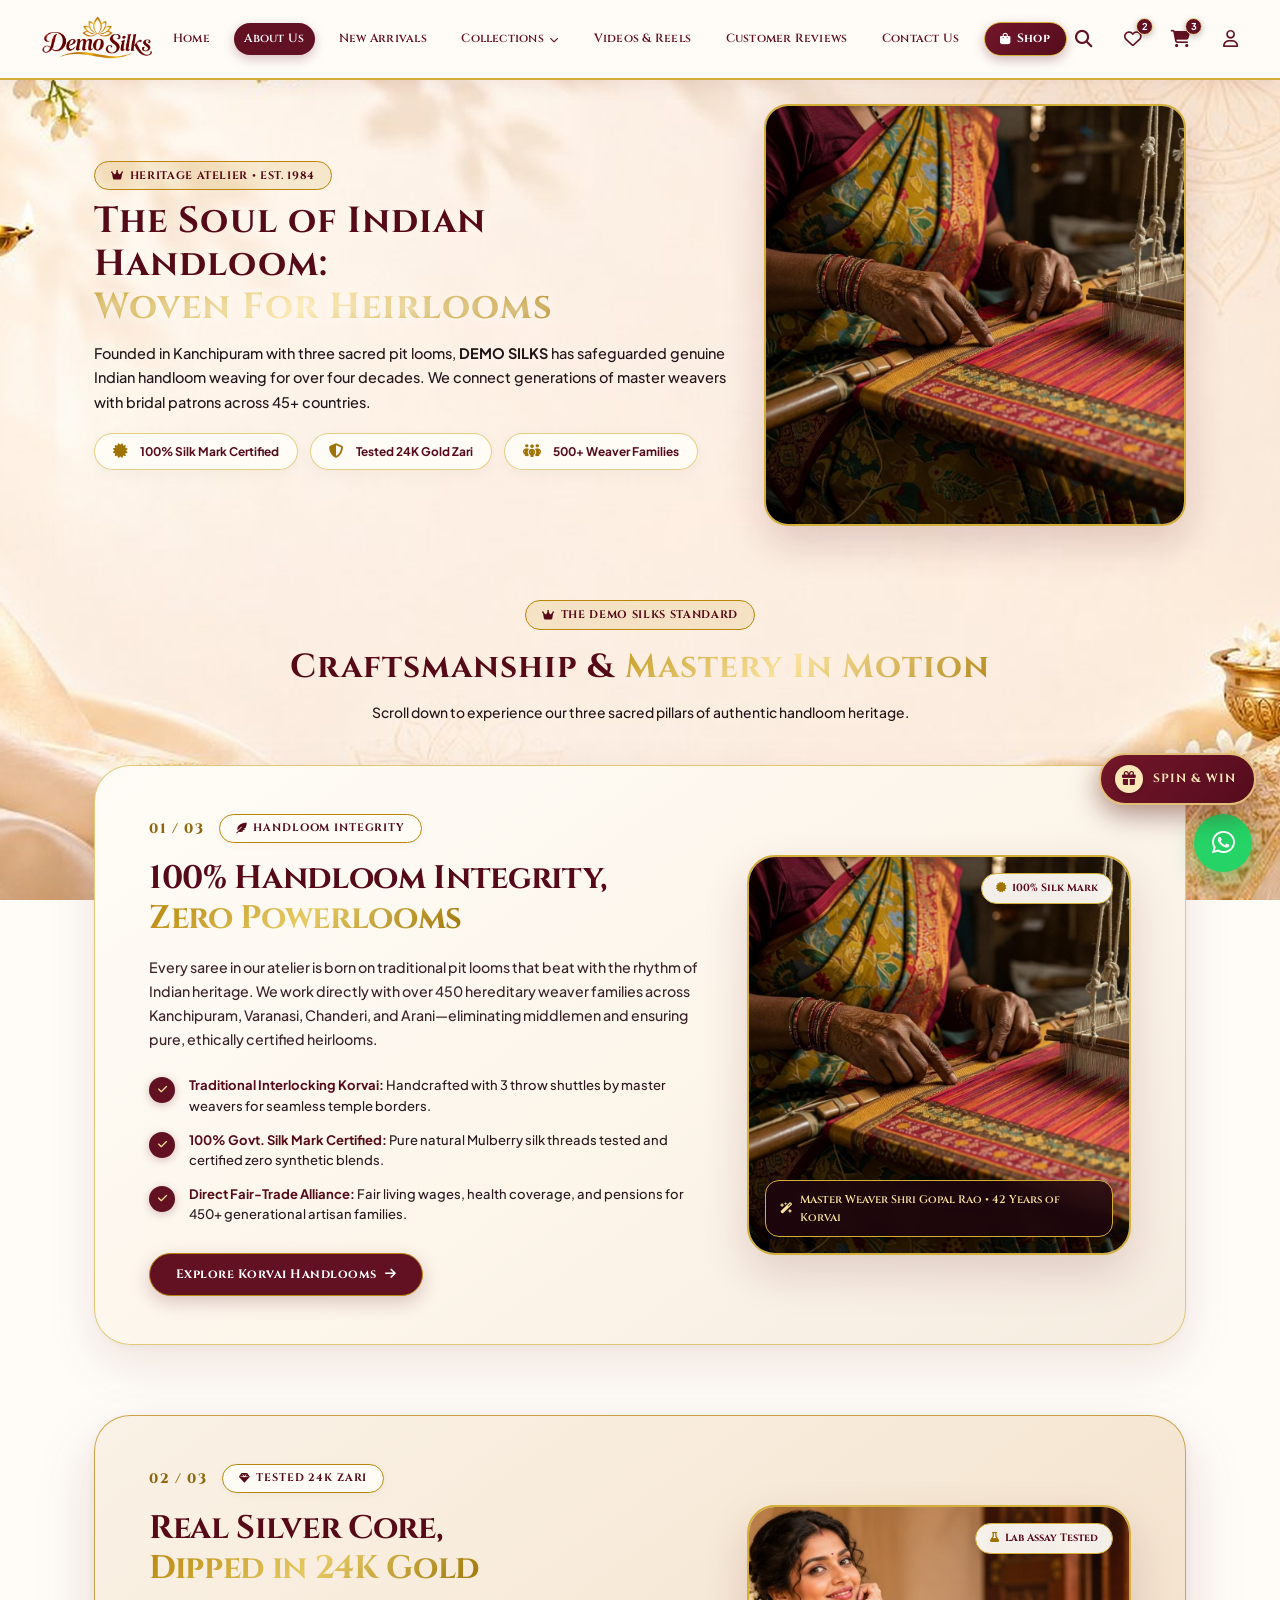
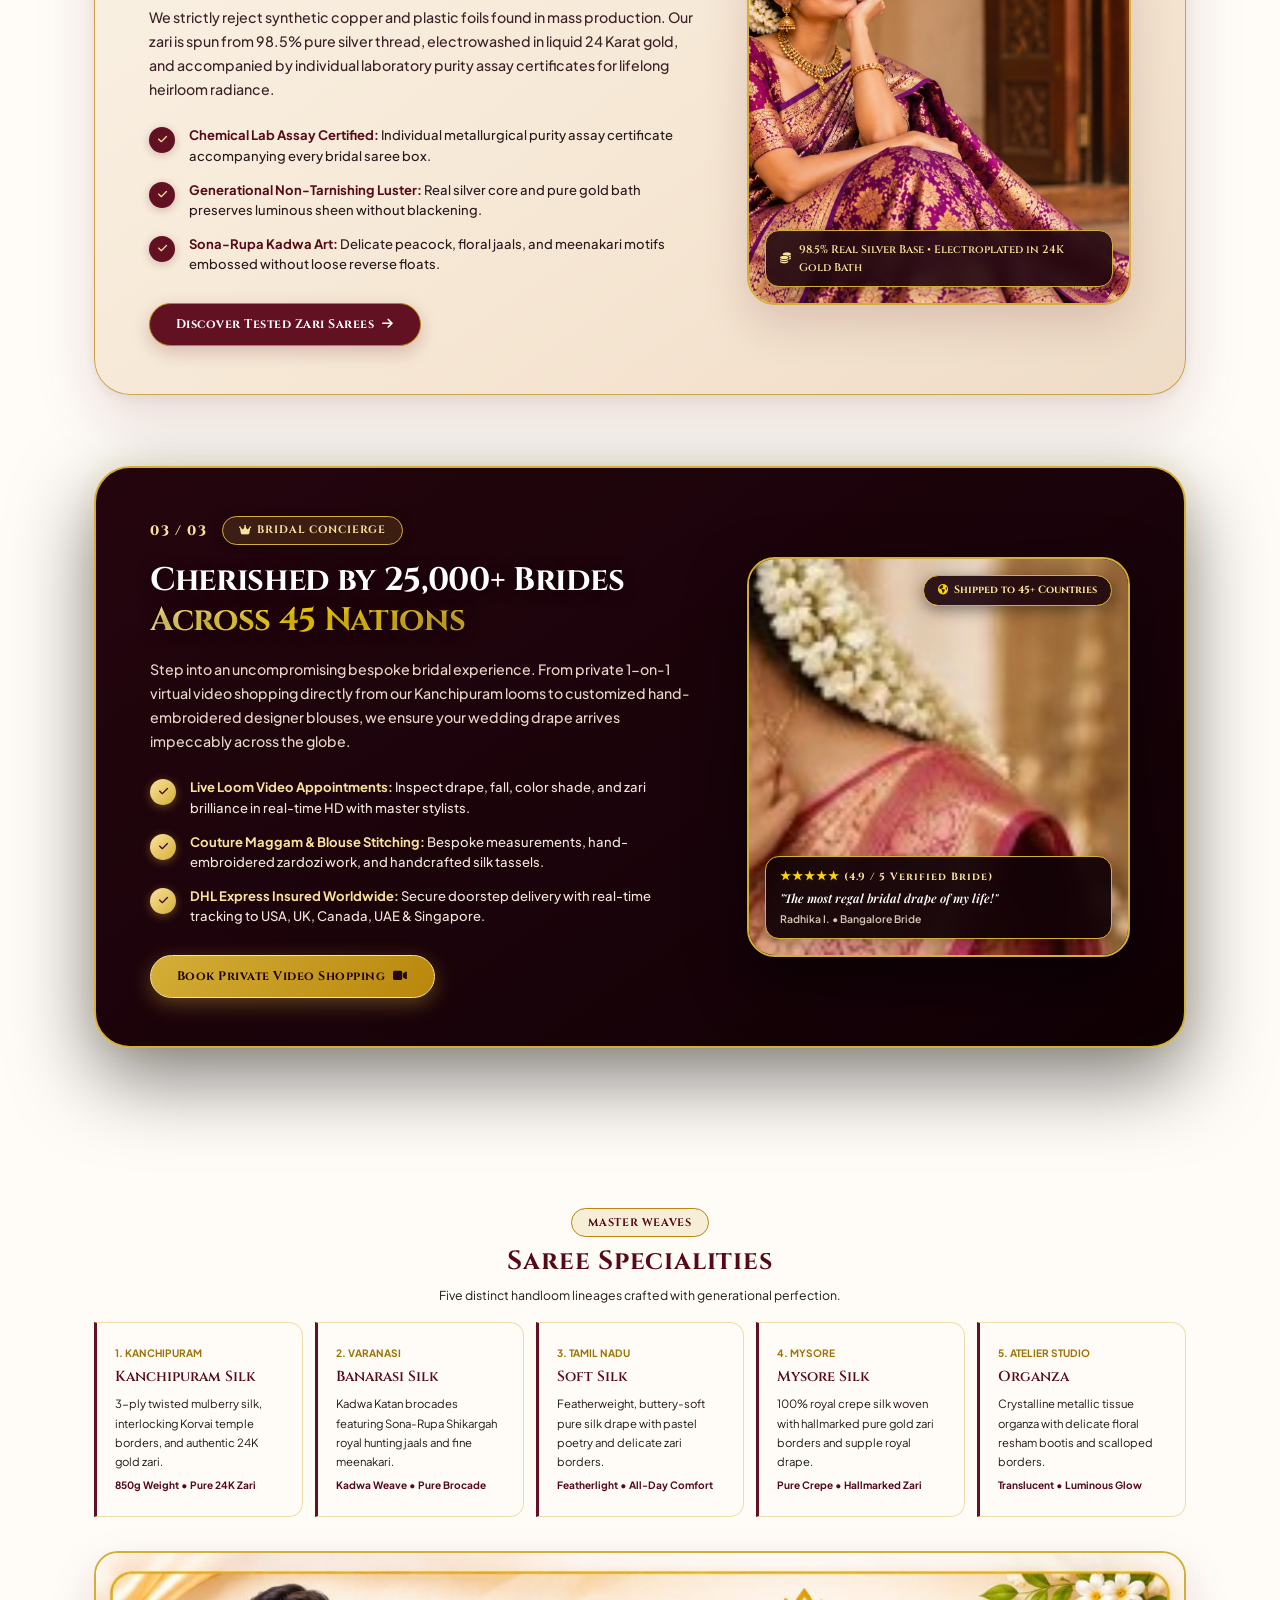
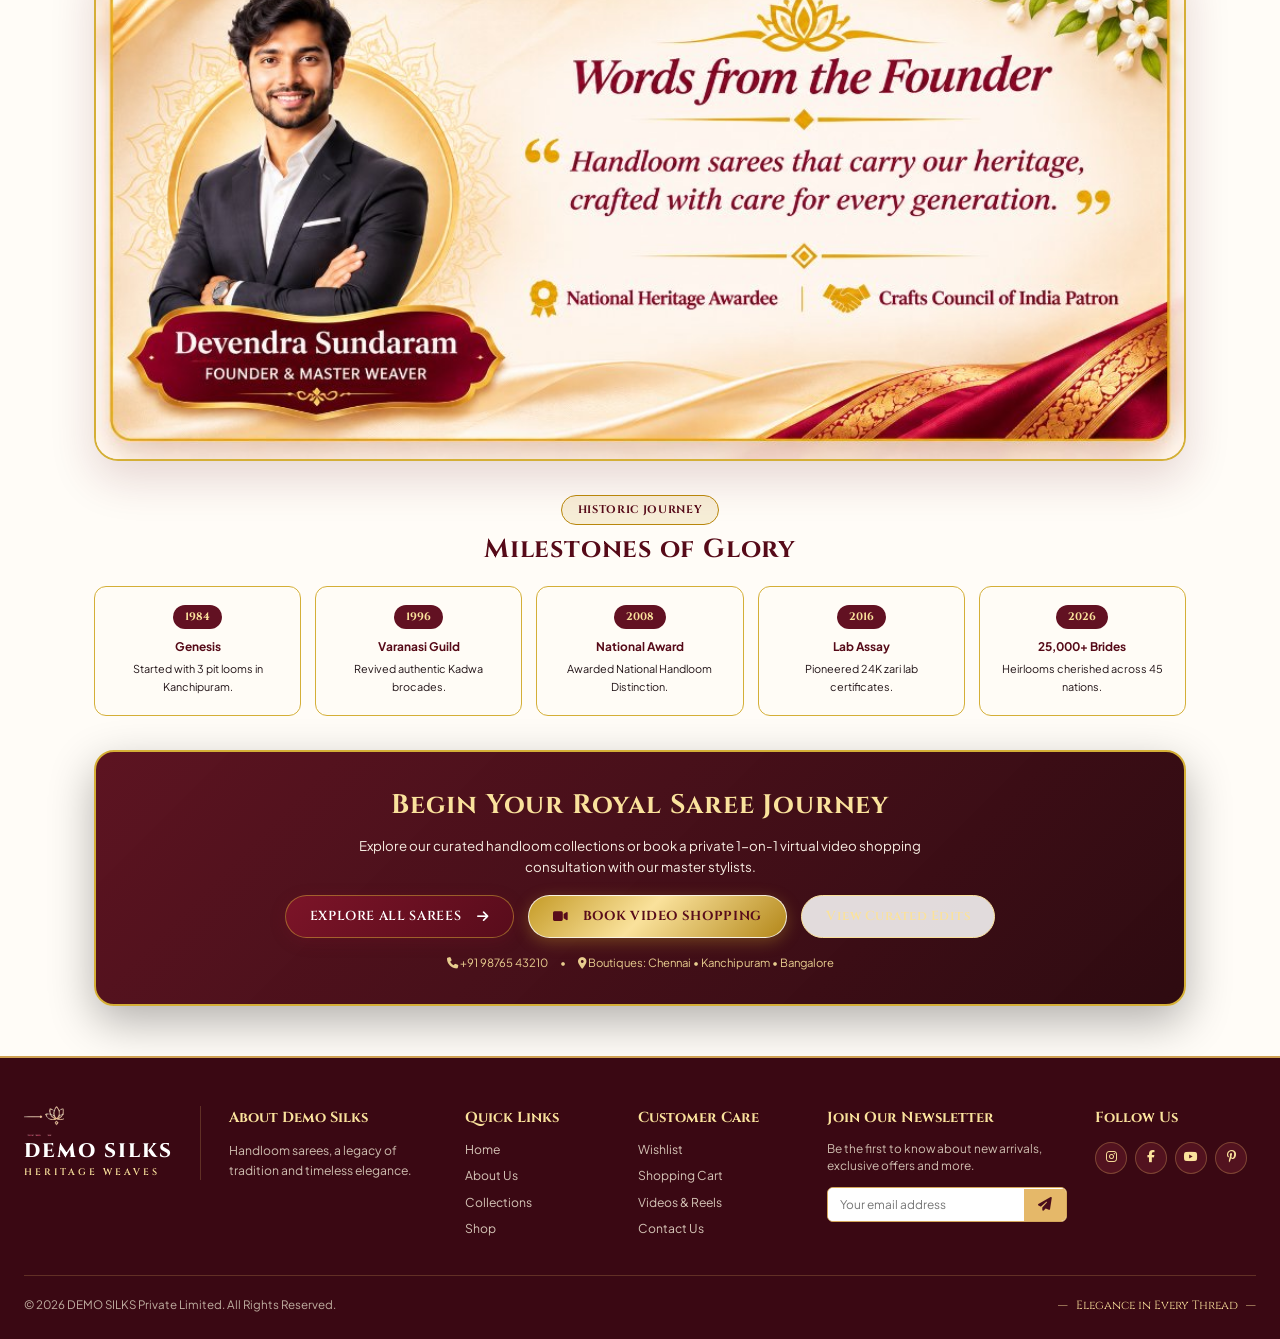
<file: about.html>
<!DOCTYPE html>
<html lang="en">
<head>
  <meta charset="UTF-8">
  <meta name="viewport" content="width=device-width, initial-scale=1.0">
  <title>About Us | Royal Heritage & Master Weavers | DEMO SILKS</title>
  <link rel="stylesheet" href="assets/css/style.css">
  <link rel="stylesheet" href="assets/css/spin-wheel.css">
  <link rel="stylesheet" href="https://cdnjs.cloudflare.com/ajax/libs/font-awesome/6.4.0/css/all.min.css">
  <link rel="preconnect" href="https://fonts.googleapis.com">
  <link rel="preconnect" href="https://fonts.gstatic.com" crossorigin>
  <link href="https://fonts.googleapis.com/css2?family=Cinzel:wght@400;500;600;700;800;900&family=Playfair+Display:ital,wght@0,400;0,600;0,700;1,400&family=Plus+Jakarta+Sans:wght@300;400;500;600;700&display=swap" rel="stylesheet">
  <style>
    /* ==========================================================================
       UNIQUE BESPOKE STYLES (NO REPETITIVE BOX CARDS)
       ========================================================================== */
    
    /* 1. Typography & Contrast */
    .c-maroon { color: #560a18 !important; }
    .c-gold { color: #9d7306 !important; }
    .c-espresso { color: #221418 !important; line-height: 1.7; }
    .text-glow { text-shadow: 0 1px 14px rgba(255, 252, 247, 0.95); }
    
    .royal-badge-pill {
      display: inline-flex;
      align-items: center;
      gap: 6px;
      background: rgba(197, 155, 39, 0.15);
      border: 1.2px solid #b8860b;
      color: #560a18;
      padding: 5px 16px;
      border-radius: 30px;
      font-family: 'Cinzel', serif;
      font-size: 0.75rem;
      font-weight: 700;
      letter-spacing: 0.06em;
      text-transform: uppercase;
    }

    /* 2. Hero Arched Frame */
    .hero-arch-frame {
      border-radius: 140px 140px 20px 20px;
      overflow: hidden;
      border: 2.5px solid #d4af37;
      box-shadow: 0 18px 45px rgba(98, 17, 34, 0.15);
      position: relative;
    }

    /* 3. Section 2: Storytelling Layout */
    .story-stat-pill {
      display: flex;
      align-items: center;
      gap: 12px;
      background: rgba(255, 252, 247, 0.92);
      border: 1px solid rgba(212, 175, 55, 0.6);
      border-radius: 50px;
      padding: 8px 18px;
      box-shadow: 0 4px 15px rgba(0,0,0,0.04);
    }

    /* 4. Section 3: Jharokha Arched Portals (Vision & Mission) */
    .portal-arch {
      border-radius: 70px 70px 16px 16px;
      border: 2px solid #d4af37;
      background: rgba(255, 252, 247, 0.94);
      backdrop-filter: blur(14px);
      padding: 34px 28px;
      text-align: center;
      position: relative;
      box-shadow: 0 12px 30px rgba(98, 17, 34, 0.08);
      transition: transform 0.3s ease;
    }
    .portal-arch:hover {
      transform: translateY(-5px);
      border-color: #b8860b;
    }
    .portal-crest {
      width: 54px;
      height: 54px;
      border-radius: 50%;
      background: #621122;
      color: #fae29c;
      border: 2px solid #d4af37;
      display: flex;
      align-items: center;
      justify-content: center;
      font-size: 1.3rem;
      margin: -60px auto 16px auto;
      box-shadow: 0 6px 18px rgba(98, 17, 34, 0.35);
    }

    /* 5. Section 4: Saree Specialities (Archival Specimen Strips) */
    .specimen-col {
      background: rgba(255, 252, 247, 0.92);
      border-left: 3px solid #621122;
      border-top: 1px solid rgba(212, 175, 55, 0.4);
      border-right: 1px solid rgba(212, 175, 55, 0.4);
      border-bottom: 1px solid rgba(212, 175, 55, 0.4);
      border-radius: 0 14px 14px 0;
      padding: 22px 18px;
      transition: all 0.25s ease;
      display: flex;
      flex-direction: column;
      justify-content: space-between;
      height: 100%;
      box-sizing: border-box;
    }
    .specimen-col:hover {
      background: #ffffff;
      border-left-color: #b8860b;
      transform: translateX(4px);
      box-shadow: 0 8px 24px rgba(98, 17, 34, 0.08);
    }

    /* 6. Section 5: Brand Values (Circular Seal Medallions) */
    .seal-medallion {
      text-align: center;
      padding: 10px;
    }
    .seal-circle {
      width: 72px;
      height: 72px;
      border-radius: 50%;
      background: linear-gradient(135deg, #621122 0%, #3e0712 100%);
      color: #fae29c;
      border: 2.5px double #d4af37;
      display: flex;
      align-items: center;
      justify-content: center;
      font-size: 1.6rem;
      margin: 0 auto 14px auto;
      box-shadow: 0 8px 20px rgba(98, 17, 34, 0.28);
      transition: transform 0.3s ease;
    }
    .seal-medallion:hover .seal-circle {
      transform: scale(1.08) rotate(5deg);
    }

    /* 7. Section 6: Founder Archival Signature Layout */
    .founder-ornament-card {
      background: rgba(255, 252, 247, 0.94);
      border: 1.5px solid #d4af37;
      border-radius: 18px;
      padding: 30px;
      box-shadow: 0 12px 35px rgba(0,0,0,0.06);
    }
    .founder-quote-box {
      border-left: 3px solid #b8860b;
      padding-left: 18px;
      margin: 12px 0 16px 0;
      font-style: italic;
      color: #3e0712;
      font-size: 1.05rem;
      line-height: 1.65;
      font-family: 'Playfair Display', serif;
    }

    /* 8. Section 7: Continuous Golden Milestone Ribbon */
    .milestone-track {
      display: grid;
      grid-template-columns: repeat(5, 1fr);
      gap: 14px;
      position: relative;
    }
    .milestone-node-box {
      background: rgba(255, 252, 247, 0.94);
      border: 1.2px solid #d4af37;
      border-radius: 12px;
      padding: 18px 14px;
      text-align: center;
      position: relative;
      transition: transform 0.25s ease;
      display: flex;
      flex-direction: column;
      justify-content: flex-start;
      align-items: center;
      height: 100%;
      min-height: 128px;
      box-sizing: border-box;
    }
    .milestone-node-box:hover {
      transform: translateY(-4px);
      box-shadow: 0 10px 24px rgba(98, 17, 34, 0.1);
    }
    .milestone-year-tag {
      display: inline-block;
      background: #621122;
      color: #fae29c;
      font-family: 'Cinzel', serif;
      font-size: 0.75rem;
      font-weight: 700;
      padding: 3px 12px;
      border-radius: 20px;
      margin-bottom: 8px;
    }

    /* 9. Section 8: Royal CTA Ribbon */
    .cta-royal-ribbon {
      background: linear-gradient(135deg, rgba(86, 10, 24, 0.96) 0%, rgba(42, 6, 12, 0.98) 100%);
      border: 2px solid #d4af37;
      border-radius: 20px;
      padding: 32px 30px;
      text-align: center;
      box-shadow: 0 16px 45px rgba(0,0,0,0.3);
    }

    .about-hero-split {
      display: grid;
      grid-template-columns: 1.2fr 0.8fr;
      gap: 36px;
      align-items: center;
    }

    .about-specimen-grid {
      display: grid;
      grid-template-columns: repeat(5, 1fr);
      gap: 12px;
    }

    @media (max-width: 900px) {
      .about-hero-split {
        grid-template-columns: 1fr !important;
        gap: 24px !important;
      }
      .about-specimen-grid {
        grid-template-columns: repeat(2, 1fr) !important;
        gap: 12px !important;
      }
      .milestone-track {
        grid-template-columns: repeat(2, 1fr) !important;
        gap: 12px !important;
      }
    }

    @media (max-width: 540px) {
      .about-specimen-grid {
        grid-template-columns: 1fr !important;
      }
      .milestone-track {
        grid-template-columns: 1fr !important;
      }
      .cta-royal-ribbon {
        padding: 22px 14px !important;
      }
    }
  </style>
</head>
<body style="background-image: url('assets/images/bg-luxury.jpg'); background-size: cover; background-position: center center; background-repeat: no-repeat; background-attachment: fixed; background-color: #fffcf7;">

  <!-- ROYAL LUXURY FULL-WIDTH NAVIGATION BAR -->
    <!-- ROYAL LUXURY FULL-WIDTH NAVIGATION BAR -->
  <header class="main-header" id="mainHeader">
    <div class="nav-fullwidth-container">
      <!-- 1. Brand Logo -->
      <a href="index.html" class="nav-brand-logo" title="Demo Silks Royal Heritage Weaves">
        <img src="assets/images/navbar-logo-clean.png" alt="Demo Silks" class="nav-logo-img">
      </a>

      <!-- 2. Navigation Menu Items (Single Horizontal Row) -->
      <nav class="nav-menu-wrapper">
        <ul class="nav-menu-royal">
          <li class="nav-item-royal">
            <a href="index.html" class="nav-link-royal">Home</a>
          </li>
          <li class="nav-item-royal">
            <a href="about.html" class="nav-link-royal active-pill">About Us</a>
          </li>
          <li class="nav-item-royal">
            <a href="new-arrivals.html" class="nav-link-royal">New Arrivals</a>
          </li>
          <li class="nav-item-royal has-dropdown">
            <a href="collections.html" class="nav-link-royal">Collections <i class="fa-solid fa-chevron-down nav-chevron"></i></a>
            <div class="nav-dropdown">
              <a href="collections.html#kanchipuram">Kanchipuram Silk</a>
              <a href="collections.html#banarasi">Banarasi Silk</a>
              <a href="collections.html#softsilk">Soft Silk</a>
              <a href="collections.html#mysoresilk">Mysore Silk</a>
              <a href="collections.html#organza">Organza</a>
              <div class="dropdown-divider"></div>
              <a href="collections.html" class="dropdown-highlight">Explore All Collections →</a>
            </div>
          </li>
          <li class="nav-item-royal">
            <a href="videos.html" class="nav-link-royal">Videos & Reels</a>
          </li>
          <li class="nav-item-royal">
            <a href="reviews.html" class="nav-link-royal">Customer Reviews</a>
          </li>
          <li class="nav-item-royal">
            <a href="contact.html" class="nav-link-royal">Contact Us</a>
          </li>
          <li class="nav-item-royal">
            <a href="shop.html" class="nav-btn-shop" title="Shop All Sarees">
              <i class="fa-solid fa-bag-shopping"></i> Shop
            </a>
          </li>
        </ul>
      </nav>

      <!-- 3. Right Action Icons -->
      <div class="nav-actions-royal">
        <button type="button" class="royal-icon-btn" onclick="openSearchModal()" title="Search Sarees">
          <i class="fa-solid fa-magnifying-glass"></i>
        </button>
        <a href="wishlist.html" class="royal-icon-btn" title="Saved Wishlist">
          <i class="fa-regular fa-heart"></i>
          <span class="badge-pill wish-badge">2</span>
        </a>
        <a href="cart.html" class="royal-icon-btn" title="Shopping Cart">
          <i class="fa-solid fa-cart-shopping"></i>
          <span class="badge-pill cart-badge">3</span>
        </a>
        <a href="contact.html" class="royal-icon-btn" title="Account / Concierge">
          <i class="fa-regular fa-user"></i>
        </a>
        <button type="button" class="mobile-menu-btn" onclick="toggleMobileNav()" aria-label="Toggle Navigation">
          <i class="fa-solid fa-bars"></i>
        </button>
      </div>
    </div>
  </header>

  <!-- Mobile Drawer Menu -->
  <div id="mobileMenu" class="mobile-nav-drawer" style="display:none;">
    <ul class="mobile-nav-list">
      <li><a href="index.html">Home</a></li>
      <li><a href="about.html" class="active-mobile-link">About Us</a></li>
      <li><a href="collections.html">Collections</a></li>
      <li><a href="videos.html">Videos & Reels</a></li>
      <li><a href="reviews.html">Customer Reviews</a></li>
      <li><a href="contact.html">Contact Us</a></li>
      <li style="margin-top:6px;">
        <a href="shop.html" class="nav-btn-shop mobile-shop-btn">
          <i class="fa-solid fa-bag-shopping"></i> Shop All Sarees →
        </a>
      </li>
    </ul>
  </div>

  <main style="padding: 24px 0 50px 0;">
    <div class="container" style="max-width: 1140px;">

      <!-- ==========================================================================
           1. HERO & BRAND INTRO: ASYMMETRICAL EDITORIAL SPLIT (NO BOX CARD)
           ========================================================================== -->
      <section style="margin-bottom: 34px;">
        <div class="about-hero-split">
          <div>
            <div class="royal-badge-pill" style="margin-bottom: 10px;">
              <i class="fa-solid fa-crown"></i> Heritage Atelier • Est. 1984
            </div>
            <h1 class="c-maroon text-glow" style="font-family: 'Cinzel', serif; font-size: 2.5rem; line-height: 1.18; margin-bottom: 12px;">
              The Soul of Indian Handloom: <br/>
              <span class="text-gold-gradient">Woven For Heirlooms</span>
            </h1>
            <p class="c-espresso text-glow" style="font-size: 1rem; margin-bottom: 18px; font-weight: 500;">
              Founded in Kanchipuram with three sacred pit looms, <strong>DEMO SILKS</strong> has safeguarded genuine Indian handloom weaving for over four decades. We connect generations of master weavers with bridal patrons across 45+ countries.
            </p>

            <!-- Inline Floating Stat Pills -->
            <div style="display: flex; gap: 12px; flex-wrap: wrap;">
              <div class="story-stat-pill">
                <i class="fa-solid fa-certificate" style="color: #9d7306;"></i>
                <span style="font-size: 0.82rem; font-weight: 700; color: #560a18;">100% Silk Mark Certified</span>
              </div>
              <div class="story-stat-pill">
                <i class="fa-solid fa-shield-halved" style="color: #9d7306;"></i>
                <span style="font-size: 0.82rem; font-weight: 700; color: #560a18;">Tested 24K Gold Zari</span>
              </div>
              <div class="story-stat-pill">
                <i class="fa-solid fa-people-group" style="color: #9d7306;"></i>
                <span style="font-size: 0.82rem; font-weight: 700; color: #560a18;">500+ Weaver Families</span>
              </div>
            </div>
          </div>

          <!-- Pit Loom Mastery Arched Heritage Portrait -->
          <div style="border-radius: 24px; overflow: hidden; border: 2px solid #d4af37; box-shadow: 0 16px 40px rgba(98, 17, 34, 0.18); max-width: 440px; margin: 0 auto; background: rgba(255, 252, 247, 0.95);">
            <img src="assets/images/about-hero-pitloom.jpg" alt="Pit Loom Mastery - Demo Silks" style="width: 100%; height: auto; display: block; object-fit: cover;">
          </div>
        </div>
      </section>

      <!-- ==========================================================================
           2. HERITAGE PILLARS & ASSURANCE: STICKY STACKING CARDS SCROLL EXPERIENCE
           (Adapted from modern scroll-driven stacked cards - PGNexa Style for Demo Silks)
           ========================================================================== -->
      <section class="stacking-cards-section" id="heritageCardsSection">
        <div class="stacking-cards-header">
          <span class="royal-badge-pill"><i class="fa-solid fa-crown"></i> The Demo Silks Standard</span>
          <h2 class="c-maroon" style="font-family: 'Cinzel', serif; font-size: 2.3rem; margin: 10px 0 8px 0;">
            Craftsmanship &amp; <span class="text-gold-gradient">Mastery In Motion</span>
          </h2>
          <p class="c-espresso" style="font-size: 0.96rem; max-width: 620px; margin: 0 auto; font-weight: 500;">
            Scroll down to experience our three sacred pillars of authentic handloom heritage.
          </p>
        </div>

        <div class="stacking-cards-container" id="stackingCardsContainer">
          
          <!-- CARD 01 / 03: HANDLOOM INTEGRITY -->
          <div class="stack-card stack-card-1" data-card="1">
            <div class="stack-card-inner">
              <div class="stack-card-content">
                <div class="stack-badge-row">
                  <span class="stack-card-step">01 / 03</span>
                  <span class="stack-card-pill"><i class="fa-solid fa-feather-pointed"></i> Handloom Integrity</span>
                </div>
                <h3 class="stack-card-title">
                  100% Handloom Integrity, <br/>
                  <span class="stack-title-highlight">Zero Powerlooms</span>
                </h3>
                <p class="stack-card-desc">
                  Every saree in our atelier is born on traditional pit looms that beat with the rhythm of Indian heritage. We work directly with over 450 hereditary weaver families across Kanchipuram, Varanasi, Chanderi, and Arani—eliminating middlemen and ensuring pure, ethically certified heirlooms.
                </p>
                <div class="stack-features-list">
                  <div class="stack-feature-item">
                    <div class="stack-feature-icon"><i class="fa-solid fa-check"></i></div>
                    <div class="stack-feature-text">
                      <strong>Traditional Interlocking Korvai:</strong> Handcrafted with 3 throw shuttles by master weavers for seamless temple borders.
                    </div>
                  </div>
                  <div class="stack-feature-item">
                    <div class="stack-feature-icon"><i class="fa-solid fa-check"></i></div>
                    <div class="stack-feature-text">
                      <strong>100% Govt. Silk Mark Certified:</strong> Pure natural Mulberry silk threads tested and certified zero synthetic blends.
                    </div>
                  </div>
                  <div class="stack-feature-item">
                    <div class="stack-feature-icon"><i class="fa-solid fa-check"></i></div>
                    <div class="stack-feature-text">
                      <strong>Direct Fair-Trade Alliance:</strong> Fair living wages, health coverage, and pensions for 450+ generational artisan families.
                    </div>
                  </div>
                </div>
                <div class="stack-card-actions">
                  <a href="shop.html?category=kanjivaram" class="btn-stack-action">
                    Explore Korvai Handlooms <i class="fa-solid fa-arrow-right"></i>
                  </a>
                </div>
              </div>

              <div class="stack-card-visual">
                <div class="stack-visual-frame">
                  <img src="assets/images/master-weaver-handloom.jpg" alt="Master Weaver at Work" class="stack-visual-img">
                  <div class="stack-floating-badge-top">
                    <i class="fa-solid fa-certificate" style="color: #9d7306;"></i> 100% Silk Mark
                  </div>
                  <div class="stack-floating-badge-bottom">
                    <i class="fa-solid fa-wand-magic-sparkles" style="color: #fae29c;"></i>
                    <span>Master Weaver Shri Gopal Rao • 42 Years of Korvai</span>
                  </div>
                </div>
              </div>
            </div>
          </div>

          <!-- CARD 02 / 03: TESTED 24K GOLD ZARI -->
          <div class="stack-card stack-card-2" data-card="2">
            <div class="stack-card-inner">
              <div class="stack-card-content">
                <div class="stack-badge-row">
                  <span class="stack-card-step">02 / 03</span>
                  <span class="stack-card-pill"><i class="fa-solid fa-gem"></i> Tested 24K Zari</span>
                </div>
                <h3 class="stack-card-title">
                  Real Silver Core, <br/>
                  <span class="stack-title-highlight">Dipped in 24K Gold</span>
                </h3>
                <p class="stack-card-desc">
                  We strictly reject synthetic copper and plastic foils found in mass production. Our zari is spun from 98.5% pure silver thread, electrowashed in liquid 24 Karat gold, and accompanied by individual laboratory purity assay certificates for lifelong heirloom radiance.
                </p>
                <div class="stack-features-list">
                  <div class="stack-feature-item">
                    <div class="stack-feature-icon"><i class="fa-solid fa-check"></i></div>
                    <div class="stack-feature-text">
                      <strong>Chemical Lab Assay Certified:</strong> Individual metallurgical purity assay certificate accompanying every bridal saree box.
                    </div>
                  </div>
                  <div class="stack-feature-item">
                    <div class="stack-feature-icon"><i class="fa-solid fa-check"></i></div>
                    <div class="stack-feature-text">
                      <strong>Generational Non-Tarnishing Luster:</strong> Real silver core and pure gold bath preserves luminous sheen without blackening.
                    </div>
                  </div>
                  <div class="stack-feature-item">
                    <div class="stack-feature-icon"><i class="fa-solid fa-check"></i></div>
                    <div class="stack-feature-text">
                      <strong>Sona-Rupa Kadwa Art:</strong> Delicate peacock, floral jaals, and meenakari motifs embossed without loose reverse floats.
                    </div>
                  </div>
                </div>
                <div class="stack-card-actions">
                  <a href="collections.html#banarasi" class="btn-stack-action">
                    Discover Tested Zari Sarees <i class="fa-solid fa-arrow-right"></i>
                  </a>
                </div>
              </div>

              <div class="stack-card-visual">
                <div class="stack-visual-frame">
                  <img src="assets/images/collection-banarasi.jpg" alt="Tested 24K Gold Zari Craftsmanship" class="stack-visual-img">
                  <div class="stack-floating-badge-top">
                    <i class="fa-solid fa-flask" style="color: #9d7306;"></i> Lab Assay Tested
                  </div>
                  <div class="stack-floating-badge-bottom">
                    <i class="fa-solid fa-coins" style="color: #fae29c;"></i>
                    <span>98.5% Real Silver Base • Electroplated in 24K Gold Bath</span>
                  </div>
                </div>
              </div>
            </div>
          </div>

          <!-- CARD 03 / 03: ROYAL BRIDAL CONCIERGE (DARK CONTRAST CARD) -->
          <div class="stack-card stack-card-3" data-card="3">
            <div class="stack-card-inner">
              <div class="stack-card-content">
                <div class="stack-badge-row">
                  <span class="stack-card-step stack-card-step-dark">03 / 03</span>
                  <span class="stack-card-pill stack-card-pill-dark"><i class="fa-solid fa-crown"></i> Bridal Concierge</span>
                </div>
                <h3 class="stack-card-title stack-card-title-dark">
                  Cherished by 25,000+ Brides <br/>
                  <span class="stack-title-highlight-gold">Across 45 Nations</span>
                </h3>
                <p class="stack-card-desc stack-card-desc-dark">
                  Step into an uncompromising bespoke bridal experience. From private 1-on-1 virtual video shopping directly from our Kanchipuram looms to customized hand-embroidered designer blouses, we ensure your wedding drape arrives impeccably across the globe.
                </p>
                <div class="stack-features-list">
                  <div class="stack-feature-item stack-feature-item-dark">
                    <div class="stack-feature-icon stack-feature-icon-gold"><i class="fa-solid fa-check"></i></div>
                    <div class="stack-feature-text stack-feature-text-dark">
                      <strong>Live Loom Video Appointments:</strong> Inspect drape, fall, color shade, and zari brilliance in real-time HD with master stylists.
                    </div>
                  </div>
                  <div class="stack-feature-item stack-feature-item-dark">
                    <div class="stack-feature-icon stack-feature-icon-gold"><i class="fa-solid fa-check"></i></div>
                    <div class="stack-feature-text stack-feature-text-dark">
                      <strong>Couture Maggam &amp; Blouse Stitching:</strong> Bespoke measurements, hand-embroidered zardozi work, and handcrafted silk tassels.
                    </div>
                  </div>
                  <div class="stack-feature-item stack-feature-item-dark">
                    <div class="stack-feature-icon stack-feature-icon-gold"><i class="fa-solid fa-check"></i></div>
                    <div class="stack-feature-text stack-feature-text-dark">
                      <strong>DHL Express Insured Worldwide:</strong> Secure doorstep delivery with real-time tracking to USA, UK, Canada, UAE &amp; Singapore.
                    </div>
                  </div>
                </div>
                <div class="stack-card-actions">
                  <a href="contact.html" class="btn-stack-action btn-stack-action-gold">
                    Book Private Video Shopping <i class="fa-solid fa-video"></i>
                  </a>
                </div>
              </div>

              <div class="stack-card-visual">
                <div class="stack-visual-frame stack-visual-frame-dark">
                  <img src="assets/images/contact-bride-connect.jpg" alt="Demo Silks Royal Bride" class="stack-visual-img">
                  <div class="stack-floating-badge-top stack-floating-badge-top-dark">
                    <i class="fa-solid fa-earth-americas" style="color: #ffd700;"></i> Shipped to 45+ Countries
                  </div>
                  <div class="stack-floating-badge-bottom stack-floating-badge-bottom-dark">
                    <div class="stack-review-stars">★★★★★ <span class="stack-review-score">(4.9 / 5 Verified Bride)</span></div>
                    <div class="stack-review-quote">"The most regal bridal drape of my life!"</div>
                    <div class="stack-review-author">Radhika I. • Bangalore Bride</div>
                  </div>
                </div>
              </div>
            </div>
          </div>

        </div>
      </section>

      <!-- ==========================================================================
           3. SAREE COLLECTIONS & SPECIALITIES: ARCHIVAL SPECIMEN STRIPS (5 SIGNATURE LINEAGES)
           ========================================================================== -->
      <section style="margin-bottom: 34px;">
        <div style="text-align: center; margin-bottom: 16px;">
          <span class="royal-badge-pill">Master Weaves</span>
          <h2 class="c-maroon" style="font-family: 'Cinzel', serif; font-size: 1.8rem; margin: 4px 0 2px 0;">Saree Specialities</h2>
          <p class="c-espresso" style="font-size: 0.85rem; margin: 0;">Five distinct handloom lineages crafted with generational perfection.</p>
        </div>

        <div class="about-specimen-grid">
          
          <div class="specimen-col">
            <span style="font-size: 0.7rem; font-weight: 700; color: #9d7306; text-transform: uppercase;">1. Kanchipuram</span>
            <h4 class="c-maroon" style="font-family: 'Cinzel', serif; font-size: 1rem; margin: 4px 0 6px 0;">Kanchipuram Silk</h4>
            <p class="c-espresso" style="font-size: 0.78rem; margin: 0 0 6px 0;">3-ply twisted mulberry silk, interlocking Korvai temple borders, and authentic 24K gold zari.</p>
            <span style="font-size: 0.7rem; font-weight: 700; color: #560a18;">850g Weight • Pure 24K Zari</span>
          </div>

          <div class="specimen-col">
            <span style="font-size: 0.7rem; font-weight: 700; color: #9d7306; text-transform: uppercase;">2. Varanasi</span>
            <h4 class="c-maroon" style="font-family: 'Cinzel', serif; font-size: 1rem; margin: 4px 0 6px 0;">Banarasi Silk</h4>
            <p class="c-espresso" style="font-size: 0.78rem; margin: 0 0 6px 0;">Kadwa Katan brocades featuring Sona-Rupa Shikargah royal hunting jaals and fine meenakari.</p>
            <span style="font-size: 0.7rem; font-weight: 700; color: #560a18;">Kadwa Weave • Pure Brocade</span>
          </div>

          <div class="specimen-col">
            <span style="font-size: 0.7rem; font-weight: 700; color: #9d7306; text-transform: uppercase;">3. Tamil Nadu</span>
            <h4 class="c-maroon" style="font-family: 'Cinzel', serif; font-size: 1rem; margin: 4px 0 6px 0;">Soft Silk</h4>
            <p class="c-espresso" style="font-size: 0.78rem; margin: 0 0 6px 0;">Featherweight, buttery-soft pure silk drape with pastel poetry and delicate zari borders.</p>
            <span style="font-size: 0.7rem; font-weight: 700; color: #560a18;">Featherlight • All-Day Comfort</span>
          </div>

          <div class="specimen-col">
            <span style="font-size: 0.7rem; font-weight: 700; color: #9d7306; text-transform: uppercase;">4. Mysore</span>
            <h4 class="c-maroon" style="font-family: 'Cinzel', serif; font-size: 1rem; margin: 4px 0 6px 0;">Mysore Silk</h4>
            <p class="c-espresso" style="font-size: 0.78rem; margin: 0 0 6px 0;">100% royal crepe silk woven with hallmarked pure gold zari borders and supple royal drape.</p>
            <span style="font-size: 0.7rem; font-weight: 700; color: #560a18;">Pure Crepe • Hallmarked Zari</span>
          </div>

          <div class="specimen-col">
            <span style="font-size: 0.7rem; font-weight: 700; color: #9d7306; text-transform: uppercase;">5. Atelier Studio</span>
            <h4 class="c-maroon" style="font-family: 'Cinzel', serif; font-size: 1rem; margin: 4px 0 6px 0;">Organza</h4>
            <p class="c-espresso" style="font-size: 0.78rem; margin: 0 0 6px 0;">Crystalline metallic tissue organza with delicate floral resham bootis and scalloped borders.</p>
            <span style="font-size: 0.7rem; font-weight: 700; color: #560a18;">Translucent • Luminous Glow</span>
          </div>

        </div>
      </section>



      <!-- ==========================================================================
           4. FOUNDER DETAILS: WORDS FROM THE FOUNDER (EXACT ROYAL BANNER)
           ========================================================================== -->
      <section style="margin-bottom: 34px;">
        <div style="width: 100%; max-width: 1140px; margin: 0 auto; border-radius: 24px; overflow: hidden; border: 2px solid #d4af37; box-shadow: 0 18px 45px rgba(98, 17, 34, 0.16); background: rgba(255, 252, 247, 0.96); transition: transform 0.3s ease;">
          <img src="assets/images/about-founder-banner.jpg" alt="Words from the Founder - Devendra Sundaram, Founder & Master Weaver" style="width: 100%; height: auto; display: block;">
        </div>
      </section>

      <!-- ==========================================================================
           5. BRAND JOURNEY & ACHIEVEMENTS: GOLDEN RIBBON TIMELINE (UNIQUE TIMELINE)
           ========================================================================== -->
      <section style="margin-bottom: 34px;">
        <div style="text-align: center; margin-bottom: 16px;">
          <span class="royal-badge-pill">Historic Journey</span>
          <h2 class="c-maroon" style="font-family: 'Cinzel', serif; font-size: 1.8rem; margin: 4px 0 2px 0;">Milestones of Glory</h2>
        </div>

        <div class="milestone-track">
          
          <div class="milestone-node-box">
            <span class="milestone-year-tag">1984</span>
            <strong class="c-maroon" style="font-size: 0.82rem; display: block; margin-bottom: 4px;">Genesis</strong>
            <span class="c-espresso" style="font-size: 0.75rem;">Started with 3 pit looms in Kanchipuram.</span>
          </div>

          <div class="milestone-node-box">
            <span class="milestone-year-tag">1996</span>
            <strong class="c-maroon" style="font-size: 0.82rem; display: block; margin-bottom: 4px;">Varanasi Guild</strong>
            <span class="c-espresso" style="font-size: 0.75rem;">Revived authentic Kadwa brocades.</span>
          </div>

          <div class="milestone-node-box">
            <span class="milestone-year-tag">2008</span>
            <strong class="c-maroon" style="font-size: 0.82rem; display: block; margin-bottom: 4px;">National Award</strong>
            <span class="c-espresso" style="font-size: 0.75rem;">Awarded National Handloom Distinction.</span>
          </div>

          <div class="milestone-node-box">
            <span class="milestone-year-tag">2016</span>
            <strong class="c-maroon" style="font-size: 0.82rem; display: block; margin-bottom: 4px;">Lab Assay</strong>
            <span class="c-espresso" style="font-size: 0.75rem;">Pioneered 24K zari lab certificates.</span>
          </div>

          <div class="milestone-node-box">
            <span class="milestone-year-tag">2026</span>
            <strong class="c-maroon" style="font-size: 0.82rem; display: block; margin-bottom: 4px;">25,000+ Brides</strong>
            <span class="c-espresso" style="font-size: 0.75rem;">Heirlooms cherished across 45 nations.</span>
          </div>

        </div>
      </section>

      <!-- ==========================================================================
           6. CTA: ROYAL ACTION RIBBON (UNIQUE BANNER)
           ========================================================================== -->
      <section>
        <div class="cta-royal-ribbon">
          <h2 style="font-family: 'Cinzel', serif; font-size: 1.85rem; color: #fae29c; margin-bottom: 8px;">
            Begin Your Royal Saree Journey
          </h2>
          <p style="color: #f7ede2; font-size: 0.92rem; max-width: 580px; margin: 0 auto 18px auto;">
            Explore our curated handloom collections or book a private 1-on-1 virtual video shopping consultation with our master stylists.
          </p>

          <div style="display: flex; gap: 14px; justify-content: center; flex-wrap: wrap; margin-bottom: 16px;">
            <a href="shop.html" class="btn-royal-primary" style="padding: 10px 24px; font-size: 0.9rem;">
              Explore All Sarees <i class="fa-solid fa-arrow-right" style="margin-left: 6px;"></i>
            </a>
            <a href="contact.html" class="btn-royal-gold" style="padding: 10px 24px; font-size: 0.9rem;">
              <i class="fa-solid fa-video" style="margin-right: 6px;"></i> Book Video Shopping
            </a>
            <a href="collections.html" class="btn-royal-outline" style="padding: 10px 24px; font-size: 0.9rem; border-color: #fae29c; color: #fae29c;">
              View Curated Edits
            </a>
          </div>

          <div style="font-size: 0.78rem; color: #fae29c; opacity: 0.9;">
            <span><i class="fa-solid fa-phone"></i> +91 98765 43210</span>
            <span style="margin: 0 10px;">•</span>
            <span><i class="fa-solid fa-location-dot"></i> Boutiques: Chennai • Kanchipuram • Bangalore</span>
          </div>
        </div>
      </section>

    </div>
  </main>

  <!-- Master Royal Footer (Exact Match to Reference Image) -->
  <footer class="vnila-site-footer" id="contactSection" style="background: #3a0813; color: #d6c6b8; padding: 48px 0 24px; border-top: 2px solid #cfa052;">
    <div class="container">
      <div class="vnila-footer-grid">
        
        <!-- Col 1: Brand Logo -->
        <div style="padding-right: 18px; border-right: 1px solid rgba(212, 167, 91, 0.25); display: flex; flex-direction: column; align-items: flex-start;">
          <img src="assets/images/spin-win-top-lotus-clean.png" alt="Lotus Logo" style="height: 30px; margin-bottom: 6px; filter: brightness(1.2);">
          <div style="font-family:'Cinzel', serif; font-size:1.35rem; font-weight:800; letter-spacing:2px; color:#ffffff; line-height:1;">DEMO SILKS</div>
          <div style="font-family:'Cinzel', serif; font-size:0.65rem; font-weight:600; letter-spacing:3px; color:#fae29c; margin-top:3px;">HERITAGE WEAVES</div>
        </div>

        <!-- Col 2: Brand Tagline -->
        <div>
          <h4 style="font-family:'Cinzel', serif; font-size:1rem; font-weight:700; color:#fae29c; margin:0 0 10px;">About Demo Silks</h4>
          <p style="font-size:0.84rem; color:#cfbeb0; line-height:1.65; margin:0;">
            Handloom sarees, a legacy of tradition and timeless elegance.
          </p>
        </div>

        <!-- Col 3: Quick Links -->
        <div>
          <h4 style="font-family:'Cinzel', serif; font-size:1rem; font-weight:700; color:#fae29c; margin:0 0 10px;">Quick Links</h4>
          <ul style="list-style:none; padding:0; margin:0; display:flex; flex-direction:column; gap:7px; font-size:0.84rem;">
            <li><a href="index.html" style="color:#d6c6b8; text-decoration:none;" onmouseover="this.style.color='#fae29c'" onmouseout="this.style.color='#d6c6b8'">Home</a></li>
            <li><a href="about.html" style="color:#d6c6b8; text-decoration:none;" onmouseover="this.style.color='#fae29c'" onmouseout="this.style.color='#d6c6b8'">About Us</a></li>
            <li><a href="collections.html" style="color:#d6c6b8; text-decoration:none;" onmouseover="this.style.color='#fae29c'" onmouseout="this.style.color='#d6c6b8'">Collections</a></li>
            <li><a href="shop.html" style="color:#d6c6b8; text-decoration:none;" onmouseover="this.style.color='#fae29c'" onmouseout="this.style.color='#d6c6b8'">Shop</a></li>
          </ul>
        </div>

        <!-- Col 4: Customer Care -->
        <div>
          <h4 style="font-family:'Cinzel', serif; font-size:1rem; font-weight:700; color:#fae29c; margin:0 0 10px;">Customer Care</h4>
          <ul style="list-style:none; padding:0; margin:0; display:flex; flex-direction:column; gap:7px; font-size:0.84rem;">
            <li><a href="wishlist.html" style="color:#d6c6b8; text-decoration:none;" onmouseover="this.style.color='#fae29c'" onmouseout="this.style.color='#d6c6b8'">Wishlist</a></li>
            <li><a href="cart.html" style="color:#d6c6b8; text-decoration:none;" onmouseover="this.style.color='#fae29c'" onmouseout="this.style.color='#d6c6b8'">Shopping Cart</a></li>
            <li><a href="videos.html" style="color:#d6c6b8; text-decoration:none;" onmouseover="this.style.color='#fae29c'" onmouseout="this.style.color='#d6c6b8'">Videos & Reels</a></li>
            <li><a href="contact.html" style="color:#d6c6b8; text-decoration:none;" onmouseover="this.style.color='#fae29c'" onmouseout="this.style.color='#d6c6b8'">Contact Us</a></li>
          </ul>
        </div>

        <!-- Col 5: Join Our Newsletter -->
        <div>
          <h4 style="font-family:'Cinzel', serif; font-size:1rem; font-weight:700; color:#fae29c; margin:0 0 10px;">Join Our Newsletter</h4>
          <p style="font-size:0.82rem; color:#cfbeb0; line-height:1.5; margin:0 0 12px;">
            Be the first to know about new arrivals, exclusive offers and more.
          </p>
          <form onsubmit="event.preventDefault(); DemoStore.showToast('✨ Thank you for subscribing to DEMO SILKS!'); this.reset();" style="display:flex; align-items:center; background:#ffffff; border-radius:6px; overflow:hidden; border:1px solid #d4a75b;">
            <input type="email" placeholder="Your email address" required style="flex:1; border:none; outline:none; padding:9px 12px; font-size:0.82rem; font-family:'Plus Jakarta Sans', sans-serif; color:#333;">
            <button type="submit" style="background:#e5b869; border:none; color:#4a0e1c; padding:9px 14px; font-size:0.95rem; cursor:pointer; display:flex; align-items:center; justify-content:center; transition:background 0.2s;" onmouseover="this.style.background='#f3c97e'" onmouseout="this.style.background='#e5b869'">
              <i class="fa-solid fa-paper-plane"></i>
            </button>
          </form>
        </div>

        <!-- Col 6: Follow Us -->
        <div>
          <h4 style="font-family:'Cinzel', serif; font-size:1rem; font-weight:700; color:#fae29c; margin:0 0 12px;">Follow Us</h4>
          <div style="display:flex; gap:8px;">
            <a href="https://instagram.com" target="_blank" style="width:32px; height:32px; border-radius:50%; background:#52121f; border:1px solid rgba(212, 167, 91, 0.35); color:#fae29c; display:flex; align-items:center; justify-content:center; font-size:0.85rem; text-decoration:none; transition:all 0.2s;" onmouseover="this.style.background='#e5b869'; this.style.color='#4a0e1c';" onmouseout="this.style.background='#52121f'; this.style.color='#fae29c';"><i class="fa-brands fa-instagram"></i></a>
            <a href="https://facebook.com" target="_blank" style="width:32px; height:32px; border-radius:50%; background:#52121f; border:1px solid rgba(212, 167, 91, 0.35); color:#fae29c; display:flex; align-items:center; justify-content:center; font-size:0.85rem; text-decoration:none; transition:all 0.2s;" onmouseover="this.style.background='#e5b869'; this.style.color='#4a0e1c';" onmouseout="this.style.background='#52121f'; this.style.color='#fae29c';"><i class="fa-brands fa-facebook-f"></i></a>
            <a href="https://youtube.com" target="_blank" style="width:32px; height:32px; border-radius:50%; background:#52121f; border:1px solid rgba(212, 167, 91, 0.35); color:#fae29c; display:flex; align-items:center; justify-content:center; font-size:0.85rem; text-decoration:none; transition:all 0.2s;" onmouseover="this.style.background='#e5b869'; this.style.color='#4a0e1c';" onmouseout="this.style.background='#52121f'; this.style.color='#fae29c';"><i class="fa-brands fa-youtube"></i></a>
            <a href="https://pinterest.com" target="_blank" style="width:32px; height:32px; border-radius:50%; background:#52121f; border:1px solid rgba(212, 167, 91, 0.35); color:#fae29c; display:flex; align-items:center; justify-content:center; font-size:0.85rem; text-decoration:none; transition:all 0.2s;" onmouseover="this.style.background='#e5b869'; this.style.color='#4a0e1c';" onmouseout="this.style.background='#52121f'; this.style.color='#fae29c';"><i class="fa-brands fa-pinterest-p"></i></a>
          </div>
        </div>

      </div>

      <!-- Bottom Bar -->
      <div style="display:flex; justify-content:space-between; align-items:center; padding-top:20px; font-size:0.8rem; color:#bfaea0; flex-wrap:wrap; gap:12px;">
        <div>© 2026 DEMO SILKS Private Limited. All Rights Reserved.</div>
        <div style="display:flex; align-items:center; gap:8px; color:#fae29c; font-family:'Cinzel', serif; font-size:0.82rem;">
          <span>—</span>
          <span>Elegance in Every Thread</span>
          <span>—</span>
        </div>
      </div>
    </div>
  </footer>

  <script src="assets/js/products-data.js"></script>
  <script src="assets/js/main.js"></script>
  <script src="assets/js/spin-wheel.js"></script>
  <script>
    document.addEventListener('DOMContentLoaded', () => {
      renderGlobalComponents('about');
      if (typeof initStackingCardsAnimation === 'function') {
        initStackingCardsAnimation();
      }
    });

    function toggleMobileNav() {
      const menu = document.getElementById('mobileMenu');
      if (menu) {
        menu.style.display = menu.style.display === 'none' ? 'block' : 'none';
      }
    }
  </script>
</body>
</html>
</file>
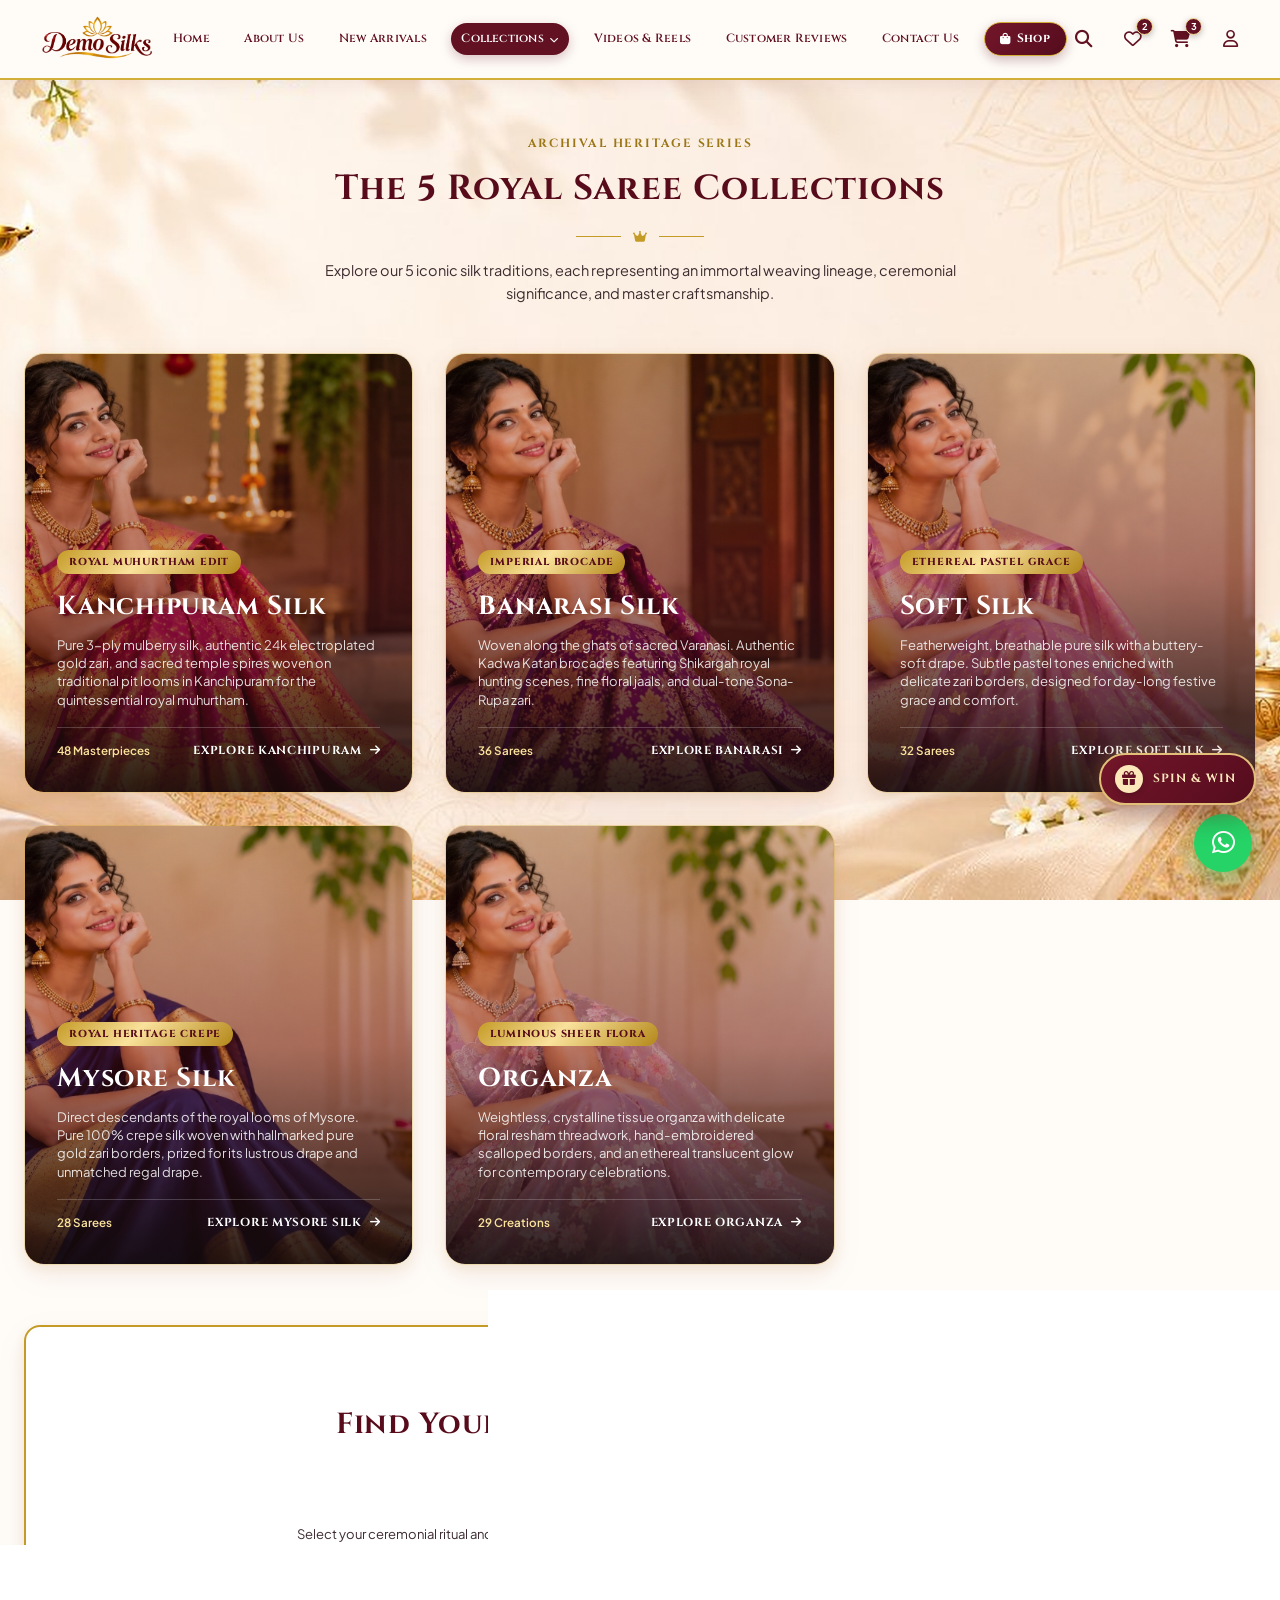
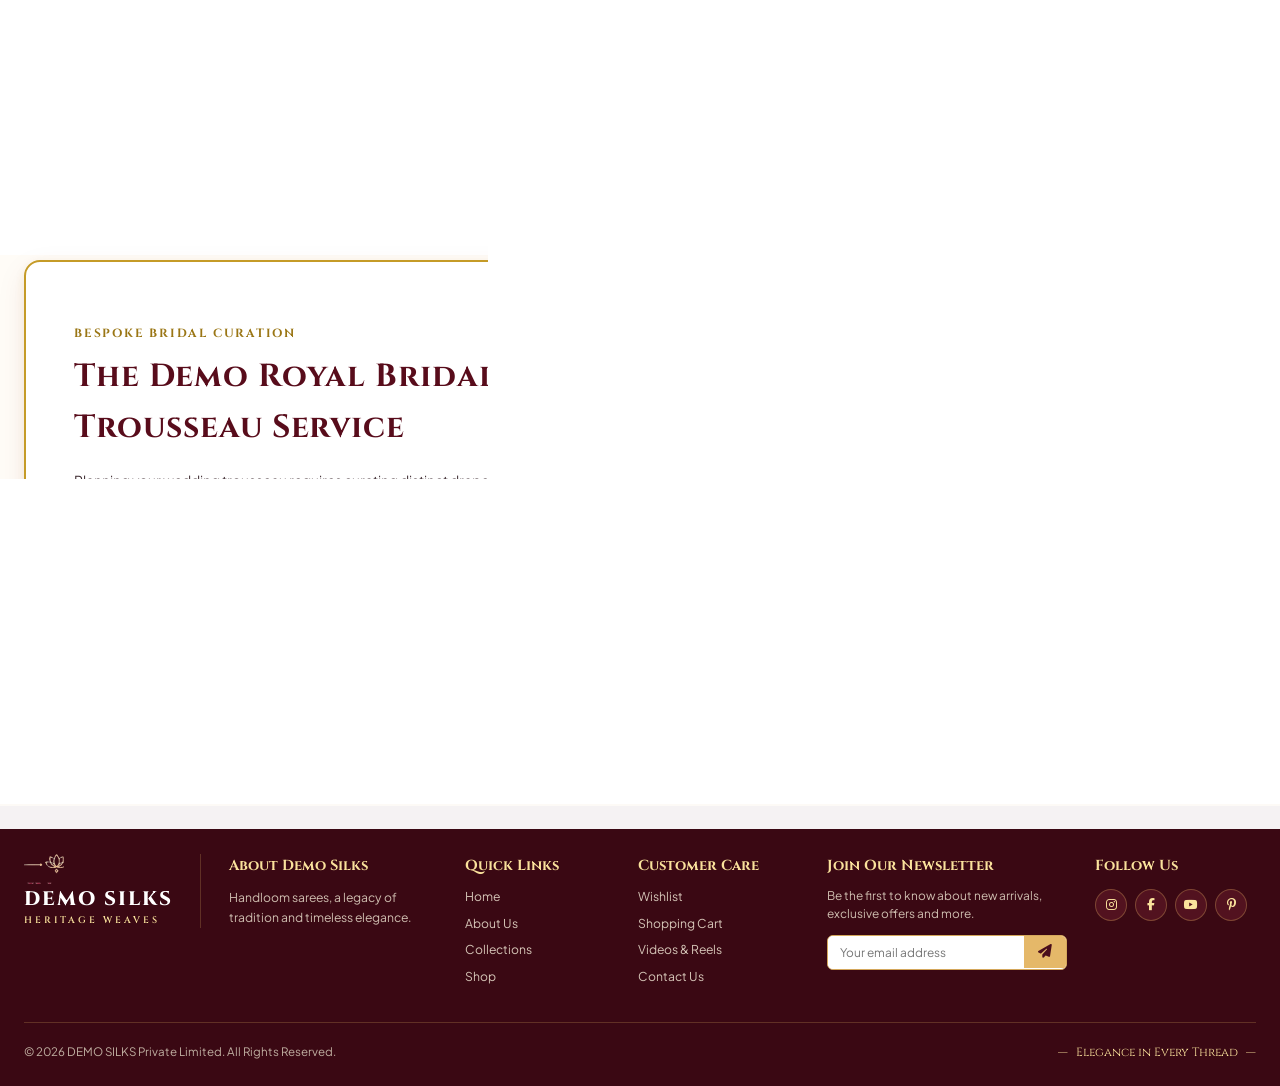
<file: collections.html>
<!DOCTYPE html>
<html lang="en">
<head>
  <meta charset="UTF-8">
  <meta name="viewport" content="width=device-width, initial-scale=1.0">
  <title>Curated Saree Collections | Bridal, Banarasi, Organza | DEMO SILKS</title>
  <link rel="stylesheet" href="assets/css/style.css">
  <link rel="stylesheet" href="assets/css/spin-wheel.css">
  <link rel="stylesheet" href="https://cdnjs.cloudflare.com/ajax/libs/font-awesome/6.4.0/css/all.min.css">
</head>
<body style="background-image: url('assets/images/bg-luxury.jpg'); background-size: cover; background-position: center center; background-repeat: no-repeat; background-attachment: fixed; background-color: #fffcf7;">

  

          <!-- ROYAL LUXURY FULL-WIDTH NAVIGATION BAR (PURE CLEAN DESIGN - NO OVERLAYS) -->
    <!-- ROYAL LUXURY FULL-WIDTH NAVIGATION BAR -->
  <header class="main-header" id="mainHeader">
    <div class="nav-fullwidth-container">
      <!-- 1. Brand Logo -->
      <a href="index.html" class="nav-brand-logo" title="Demo Silks Royal Heritage Weaves">
        <img src="assets/images/navbar-logo-clean.png" alt="Demo Silks" class="nav-logo-img">
      </a>

      <!-- 2. Navigation Menu Items (Single Horizontal Row) -->
      <nav class="nav-menu-wrapper">
        <ul class="nav-menu-royal">
          <li class="nav-item-royal">
            <a href="index.html" class="nav-link-royal">Home</a>
          </li>
          <li class="nav-item-royal">
            <a href="about.html" class="nav-link-royal">About Us</a>
          </li>
          <li class="nav-item-royal">
            <a href="new-arrivals.html" class="nav-link-royal">New Arrivals</a>
          </li>
          <li class="nav-item-royal has-dropdown">
            <a href="collections.html" class="nav-link-royal active-pill">Collections <i class="fa-solid fa-chevron-down nav-chevron"></i></a>
            <div class="nav-dropdown">
              <a href="collections.html#kanchipuram">Kanchipuram Silk</a>
              <a href="collections.html#banarasi">Banarasi Silk</a>
              <a href="collections.html#softsilk">Soft Silk</a>
              <a href="collections.html#mysoresilk">Mysore Silk</a>
              <a href="collections.html#organza">Organza</a>
              <div class="dropdown-divider"></div>
              <a href="collections.html" class="dropdown-highlight">Explore All Collections →</a>
            </div>
          </li>
          <li class="nav-item-royal">
            <a href="videos.html" class="nav-link-royal">Videos & Reels</a>
          </li>
          <li class="nav-item-royal">
            <a href="reviews.html" class="nav-link-royal">Customer Reviews</a>
          </li>
          <li class="nav-item-royal">
            <a href="contact.html" class="nav-link-royal">Contact Us</a>
          </li>
          <li class="nav-item-royal">
            <a href="shop.html" class="nav-btn-shop" title="Shop All Sarees">
              <i class="fa-solid fa-bag-shopping"></i> Shop
            </a>
          </li>
        </ul>
      </nav>

      <!-- 3. Right Action Icons -->
      <div class="nav-actions-royal">
        <button type="button" class="royal-icon-btn" onclick="openSearchModal()" title="Search Sarees">
          <i class="fa-solid fa-magnifying-glass"></i>
        </button>
        <a href="wishlist.html" class="royal-icon-btn" title="Saved Wishlist">
          <i class="fa-regular fa-heart"></i>
          <span class="badge-pill wish-badge">2</span>
        </a>
        <a href="cart.html" class="royal-icon-btn" title="Shopping Cart">
          <i class="fa-solid fa-cart-shopping"></i>
          <span class="badge-pill cart-badge">3</span>
        </a>
        <a href="contact.html" class="royal-icon-btn" title="Account / Concierge">
          <i class="fa-regular fa-user"></i>
        </a>
        <button type="button" class="mobile-menu-btn" onclick="toggleMobileNav()" aria-label="Toggle Navigation">
          <i class="fa-solid fa-bars"></i>
        </button>
      </div>
    </div>
  </header>

  <!-- Mobile Drawer Menu -->
  <div id="mobileMenu" class="mobile-nav-drawer" style="display:none;">
    <ul class="mobile-nav-list">
      <li><a href="index.html">Home</a></li>
      <li><a href="about.html">About Us</a></li>
      <li><a href="collections.html">Collections</a></li>
      <li><a href="videos.html">Videos & Reels</a></li>
      <li><a href="reviews.html">Customer Reviews</a></li>
      <li><a href="contact.html">Contact Us</a></li>
      <li style="margin-top:6px;">
        <a href="shop.html" class="nav-btn-shop mobile-shop-btn">
          <i class="fa-solid fa-bag-shopping"></i> Shop All Sarees →
        </a>
      </li>
    </ul>
  </div>

  <!-- Page Header -->
  <section style="padding: 50px 0 30px 0;">
    <div class="container">
      <div class="section-header">
        <span class="section-tag">Archival Heritage Series</span>
        <h1 class="section-title">The 5 Royal Saree Collections</h1>
        <div class="section-divider">
          <span></span><i class="fa-solid fa-crown"></i><span></span>
        </div>
        <p class="section-desc">
          Explore our 5 iconic silk traditions, each representing an immortal weaving lineage, ceremonial significance, and master craftsmanship.
        </p>
      </div>

      <!-- Collection Showcase Big Grid (5 Categories in Exact Royal Order) -->
      <div class="collections-page-grid">
        
        <!-- Collection 1: Kanchipuram Silk -->
        <div class="collection-card" id="kanchipuram" onclick="window.location.href='shop.html?category=kanjivaram'">
          <img src="assets/images/collection-kanchipuram.jpg" alt="Kanchipuram Silk" class="collection-bg">
          <div class="collection-overlay">
            <span class="collection-tag">Royal Muhurtham Edit</span>
            <h3 class="collection-title">Kanchipuram Silk</h3>
            <p class="collection-tagline">
              Pure 3-ply mulberry silk, authentic 24k electroplated gold zari, and sacred temple spires woven on traditional pit looms in Kanchipuram for the quintessential royal muhurtham.
            </p>
            <div class="collection-link-row">
              <span class="collection-count">48 Masterpieces</span>
              <span class="collection-explore">Explore Kanchipuram <i class="fa-solid fa-arrow-right"></i></span>
            </div>
          </div>
        </div>

        <!-- Collection 2: Banarasi Silk -->
        <div class="collection-card" id="banarasi" onclick="window.location.href='shop.html?category=banarasi'">
          <img src="assets/images/collection-banarasi.jpg" alt="Banarasi Silk" class="collection-bg">
          <div class="collection-overlay">
            <span class="collection-tag">Imperial Brocade</span>
            <h3 class="collection-title">Banarasi Silk</h3>
            <p class="collection-tagline">
              Woven along the ghats of sacred Varanasi. Authentic Kadwa Katan brocades featuring Shikargah royal hunting scenes, fine floral jaals, and dual-tone Sona-Rupa zari.
            </p>
            <div class="collection-link-row">
              <span class="collection-count">36 Sarees</span>
              <span class="collection-explore">Explore Banarasi <i class="fa-solid fa-arrow-right"></i></span>
            </div>
          </div>
        </div>

        <!-- Collection 3: Soft Silk -->
        <div class="collection-card" id="softsilk" onclick="window.location.href='shop.html?category=softsilk'">
          <img src="assets/images/collection-softsilk.jpg" alt="Soft Silk" class="collection-bg">
          <div class="collection-overlay">
            <span class="collection-tag">Ethereal Pastel Grace</span>
            <h3 class="collection-title">Soft Silk</h3>
            <p class="collection-tagline">
              Featherweight, breathable pure silk with a buttery-soft drape. Subtle pastel tones enriched with delicate zari borders, designed for day-long festive grace and comfort.
            </p>
            <div class="collection-link-row">
              <span class="collection-count">32 Sarees</span>
              <span class="collection-explore">Explore Soft Silk <i class="fa-solid fa-arrow-right"></i></span>
            </div>
          </div>
        </div>

        <!-- Collection 4: Mysore Silk -->
        <div class="collection-card" id="mysoresilk" onclick="window.location.href='shop.html?category=mysoresilk'">
          <img src="assets/images/collection-mysoresilk.jpg" alt="Mysore Silk" class="collection-bg">
          <div class="collection-overlay">
            <span class="collection-tag">Royal Heritage Crepe</span>
            <h3 class="collection-title">Mysore Silk</h3>
            <p class="collection-tagline">
              Direct descendants of the royal looms of Mysore. Pure 100% crepe silk woven with hallmarked pure gold zari borders, prized for its lustrous drape and unmatched regal drape.
            </p>
            <div class="collection-link-row">
              <span class="collection-count">28 Sarees</span>
              <span class="collection-explore">Explore Mysore Silk <i class="fa-solid fa-arrow-right"></i></span>
            </div>
          </div>
        </div>

        <!-- Collection 5: Organza -->
        <div class="collection-card" id="organza" onclick="window.location.href='shop.html?category=organza'">
          <img src="assets/images/collection-organza.jpg" alt="Organza" class="collection-bg">
          <div class="collection-overlay">
            <span class="collection-tag">Luminous Sheer Flora</span>
            <h3 class="collection-title">Organza</h3>
            <p class="collection-tagline">
              Weightless, crystalline tissue organza with delicate floral resham threadwork, hand-embroidered scalloped borders, and an ethereal translucent glow for contemporary celebrations.
            </p>
            <div class="collection-link-row">
              <span class="collection-count">29 Creations</span>
              <span class="collection-explore">Explore Organza <i class="fa-solid fa-arrow-right"></i></span>
            </div>
          </div>
        </div>

      </div>

      <!-- Auspicious Saree Palette Matcher -->
      <div class="royal-card" style="margin-top:60px; padding:44px; border:2px solid var(--color-gold); background:rgba(255,255,255,0.92);">
        <div style="text-align:center; max-width:700px; margin:0 auto 28px auto;">
          <span class="section-tag">Interactive Drape Advisor</span>
          <h2 style="font-size:2rem; color:var(--color-maroon-dark); margin-bottom:10px;">Find Your Auspicious Wedding Saree Palette</h2>
          <div class="section-divider">
            <span></span><i class="fa-solid fa-sparkles"></i><span></span>
          </div>
          <p style="color:var(--color-text-muted); font-size:0.9rem;">
            Select your ceremonial ritual and aesthetic preference to receive bespoke handloom recommendations from our master stylists.
          </p>
        </div>

        <div class="palette-selectors-grid">
          <div>
            <label style="display:block; font-size:0.82rem; font-weight:700; color:var(--color-maroon-dark); margin-bottom:6px;">1. Ceremonial Occasion</label>
            <select id="paletteOccasion" style="width:100%; padding:10px 14px; border-radius:8px; border:1px solid var(--color-gold-border); background:#fff; font-size:0.9rem;">
              <option value="Bridal">Sacred Morning Muhurtham (Sunrise)</option>
              <option value="Festive">Auspicious Haldi / Mehendi (Daytime)</option>
              <option value="Party Wear">Twilight Sangeet & Cocktail Gala</option>
              <option value="Reception">Grand Wedding Reception (Evening)</option>
            </select>
          </div>
          <div>
            <label style="display:block; font-size:0.82rem; font-weight:700; color:var(--color-maroon-dark); margin-bottom:6px;">2. Preferred Drape Feel</label>
            <select id="paletteFeel" style="width:100%; padding:10px 14px; border-radius:8px; border:1px solid var(--color-gold-border); background:#fff; font-size:0.9rem;">
              <option value="kanjivaram">Kanchipuram Silk (Pure 3-Ply & 24K Zari)</option>
              <option value="banarasi">Banarasi Silk (Varanasi Katan Brocade Jaal)</option>
              <option value="softsilk">Soft Silk (Ethereal Lightweight Pastel Grace)</option>
              <option value="mysoresilk">Mysore Silk (Royal Crepe with Gold Border)</option>
              <option value="organza">Organza (Luminous Sheer Floral Tissue)</option>
            </select>
          </div>
        </div>

        <div style="text-align:center; margin-bottom:28px;">
          <button onclick="calculateAuspiciousPalette()" class="btn-royal-primary" style="padding:12px 30px; font-size:0.9rem;">
            <i class="fa-solid fa-wand-magic-sparkles"></i> Reveal My Curated Saree Match
          </button>
        </div>

        <!-- Result recommendation display box -->
        <div id="paletteResultBox" style="display:none; max-width:760px; margin:0 auto; background:rgba(197, 155, 39, 0.08); border:1.5px dashed var(--color-gold); border-radius:14px; padding:24px;">
          <div id="paletteResultContent"></div>
        </div>
      </div>

      <!-- Curated Bridal Lookbook Box -->
      <div class="royal-card trousseau-card" style="margin-top:60px; padding:48px; border:2px solid var(--color-gold); background:rgba(255,255,255,0.95);">
        <div class="trousseau-split-grid">
          <div>
            <span class="section-tag">Bespoke Bridal Curation</span>
            <h2 style="font-size:2.2rem; color:var(--color-maroon-dark); margin-bottom:16px;">
              The Demo Royal Bridal Trousseau Service
            </h2>
            <p style="color:var(--color-text-muted); font-size:0.95rem; line-height:1.8; margin-bottom:20px;">
              Planning your wedding trousseau requires curating distinct drapes for every ceremonial ritual: the sacred Muhurtham, joyous Haldi, vibrant Sangeet, and grand Reception.
            </p>
            <ul style="list-style:none; display:flex; flex-direction:column; gap:10px; margin-bottom:24px; font-size:0.9rem;">
              <li><i class="fa-solid fa-check" style="color:var(--color-gold);"></i> <strong>Muhurtham:</strong> Heavy Pure Silk Kanchipuram in Red / Rani Pink with tested zari.</li>
              <li><i class="fa-solid fa-check" style="color:var(--color-gold);"></i> <strong>Haldi / Mehendi:</strong> Mustard Chanderi or Yellow Banarasi with lightweight ease.</li>
              <li><i class="fa-solid fa-check" style="color:var(--color-gold);"></i> <strong>Reception:</strong> Midnight Blue Banarasi or Tissue Organza with crystal blouse.</li>
            </ul>
            <div style="display:flex; gap:16px; flex-wrap:wrap;">
              <button onclick="DemoStore.openWhatsApp('Hello! I would like to book a complete Bridal Trousseau styling consultation.')" class="btn-royal-primary">
                <i class="fa-brands fa-whatsapp"></i> Book Bridal Consultation
              </button>
              <a href="shop.html?category=Bridal" class="btn-royal-outline">
                View All Bridal Sarees
              </a>
            </div>
          </div>

          <div class="trousseau-images-grid">
            <img src="assets/images/collection-kanchipuram.jpg" alt="Kanchipuram Silk Bridal" style="border-radius:12px; height:200px; width:100%; object-fit:cover; border:1px solid var(--color-gold);">
            <img src="assets/images/collection-banarasi.jpg" alt="Banarasi Silk Brocade" style="border-radius:12px; height:200px; width:100%; object-fit:cover; border:1px solid var(--color-gold);">
            <img src="assets/images/collection-softsilk.jpg" alt="Soft Silk Pastel" style="border-radius:12px; height:200px; width:100%; object-fit:cover; border:1px solid var(--color-gold);">
            <img src="assets/images/collection-organza.jpg" alt="Organza Floral Tissue" style="border-radius:12px; height:200px; width:100%; object-fit:cover; border:1px solid var(--color-gold);">
          </div>
        </div>
      </div>

    </div>
  </section>

  <!-- Master Royal Footer (Exact Match to Reference Image) -->
  <footer class="vnila-site-footer" style="background: #3a0813; color: #d6c6b8; padding: 48px 0 24px; border-top: 2px solid #cfa052;">
    <div class="container">
      <div class="vnila-footer-grid">
        
        <!-- Col 1: Brand Logo -->
        <div style="padding-right: 18px; border-right: 1px solid rgba(212, 167, 91, 0.25); display: flex; flex-direction: column; align-items: flex-start;">
          <img src="assets/images/spin-win-top-lotus-clean.png" alt="Lotus Logo" style="height: 30px; margin-bottom: 6px; filter: brightness(1.2);">
          <div style="font-family:'Cinzel', serif; font-size:1.35rem; font-weight:800; letter-spacing:2px; color:#ffffff; line-height:1;">DEMO SILKS</div>
          <div style="font-family:'Cinzel', serif; font-size:0.65rem; font-weight:600; letter-spacing:3px; color:#fae29c; margin-top:3px;">HERITAGE WEAVES</div>
        </div>

        <!-- Col 2: About Demo Silks -->
        <div>
          <h4 style="font-family:'Cinzel', serif; font-size:1rem; font-weight:700; color:#fae29c; margin:0 0 10px;">About Demo Silks</h4>
          <p style="font-size:0.84rem; color:#cfbeb0; line-height:1.65; margin:0;">
            Handloom sarees, a legacy of tradition and timeless elegance.
          </p>
        </div>

        <!-- Col 3: Quick Links -->
        <div>
          <h4 style="font-family:'Cinzel', serif; font-size:1rem; font-weight:700; color:#fae29c; margin:0 0 10px;">Quick Links</h4>
          <ul style="list-style:none; padding:0; margin:0; display:flex; flex-direction:column; gap:7px; font-size:0.84rem;">
            <li><a href="index.html" style="color:#d6c6b8; text-decoration:none;" onmouseover="this.style.color='#fae29c'" onmouseout="this.style.color='#d6c6b8'">Home</a></li>
            <li><a href="about.html" style="color:#d6c6b8; text-decoration:none;" onmouseover="this.style.color='#fae29c'" onmouseout="this.style.color='#d6c6b8'">About Us</a></li>
            <li><a href="collections.html" style="color:#d6c6b8; text-decoration:none;" onmouseover="this.style.color='#fae29c'" onmouseout="this.style.color='#d6c6b8'">Collections</a></li>
            <li><a href="shop.html" style="color:#d6c6b8; text-decoration:none;" onmouseover="this.style.color='#fae29c'" onmouseout="this.style.color='#d6c6b8'">Shop</a></li>
          </ul>
        </div>

        <!-- Col 4: Customer Care -->
        <div>
          <h4 style="font-family:'Cinzel', serif; font-size:1rem; font-weight:700; color:#fae29c; margin:0 0 10px;">Customer Care</h4>
          <ul style="list-style:none; padding:0; margin:0; display:flex; flex-direction:column; gap:7px; font-size:0.84rem;">
            <li><a href="wishlist.html" style="color:#d6c6b8; text-decoration:none;" onmouseover="this.style.color='#fae29c'" onmouseout="this.style.color='#d6c6b8'">Wishlist</a></li>
            <li><a href="cart.html" style="color:#d6c6b8; text-decoration:none;" onmouseover="this.style.color='#fae29c'" onmouseout="this.style.color='#d6c6b8'">Shopping Cart</a></li>
            <li><a href="videos.html" style="color:#d6c6b8; text-decoration:none;" onmouseover="this.style.color='#fae29c'" onmouseout="this.style.color='#d6c6b8'">Videos & Reels</a></li>
            <li><a href="contact.html" style="color:#d6c6b8; text-decoration:none;" onmouseover="this.style.color='#fae29c'" onmouseout="this.style.color='#d6c6b8'">Contact Us</a></li>
          </ul>
        </div>

        <!-- Col 5: Join Our Newsletter -->
        <div>
          <h4 style="font-family:'Cinzel', serif; font-size:1rem; font-weight:700; color:#fae29c; margin:0 0 10px;">Join Our Newsletter</h4>
          <p style="font-size:0.82rem; color:#cfbeb0; line-height:1.5; margin:0 0 12px;">
            Be the first to know about new arrivals, exclusive offers and more.
          </p>
          <form onsubmit="event.preventDefault(); DemoStore.showToast('✨ Thank you for subscribing to DEMO SILKS!'); this.reset();" style="display:flex; align-items:center; background:#ffffff; border-radius:6px; overflow:hidden; border:1px solid #d4a75b;">
            <input type="email" placeholder="Your email address" required style="flex:1; border:none; outline:none; padding:9px 12px; font-size:0.82rem; font-family:'Plus Jakarta Sans', sans-serif; color:#333;">
            <button type="submit" style="background:#e5b869; border:none; color:#4a0e1c; padding:9px 14px; font-size:0.95rem; cursor:pointer; display:flex; align-items:center; justify-content:center; transition:background 0.2s;" onmouseover="this.style.background='#f3c97e'" onmouseout="this.style.background='#e5b869'">
              <i class="fa-solid fa-paper-plane"></i>
            </button>
          </form>
        </div>

        <!-- Col 6: Follow Us -->
        <div>
          <h4 style="font-family:'Cinzel', serif; font-size:1rem; font-weight:700; color:#fae29c; margin:0 0 12px;">Follow Us</h4>
          <div style="display:flex; gap:8px;">
            <a href="https://instagram.com" target="_blank" style="width:32px; height:32px; border-radius:50%; background:#52121f; border:1px solid rgba(212, 167, 91, 0.35); color:#fae29c; display:flex; align-items:center; justify-content:center; font-size:0.85rem; text-decoration:none; transition:all 0.2s;" onmouseover="this.style.background='#e5b869'; this.style.color='#4a0e1c';" onmouseout="this.style.background='#52121f'; this.style.color='#fae29c';"><i class="fa-brands fa-instagram"></i></a>
            <a href="https://facebook.com" target="_blank" style="width:32px; height:32px; border-radius:50%; background:#52121f; border:1px solid rgba(212, 167, 91, 0.35); color:#fae29c; display:flex; align-items:center; justify-content:center; font-size:0.85rem; text-decoration:none; transition:all 0.2s;" onmouseover="this.style.background='#e5b869'; this.style.color='#4a0e1c';" onmouseout="this.style.background='#52121f'; this.style.color='#fae29c';"><i class="fa-brands fa-facebook-f"></i></a>
            <a href="https://youtube.com" target="_blank" style="width:32px; height:32px; border-radius:50%; background:#52121f; border:1px solid rgba(212, 167, 91, 0.35); color:#fae29c; display:flex; align-items:center; justify-content:center; font-size:0.85rem; text-decoration:none; transition:all 0.2s;" onmouseover="this.style.background='#e5b869'; this.style.color='#4a0e1c';" onmouseout="this.style.background='#52121f'; this.style.color='#fae29c';"><i class="fa-brands fa-youtube"></i></a>
            <a href="https://pinterest.com" target="_blank" style="width:32px; height:32px; border-radius:50%; background:#52121f; border:1px solid rgba(212, 167, 91, 0.35); color:#fae29c; display:flex; align-items:center; justify-content:center; font-size:0.85rem; text-decoration:none; transition:all 0.2s;" onmouseover="this.style.background='#e5b869'; this.style.color='#4a0e1c';" onmouseout="this.style.background='#52121f'; this.style.color='#fae29c';"><i class="fa-brands fa-pinterest-p"></i></a>
          </div>
        </div>

      </div>

      <!-- Bottom Bar -->
      <div style="display:flex; justify-content:space-between; align-items:center; padding-top:20px; font-size:0.8rem; color:#bfaea0; flex-wrap:wrap; gap:12px;">
        <div>© 2026 DEMO SILKS Private Limited. All Rights Reserved.</div>
        <div style="display:flex; align-items:center; gap:8px; color:#fae29c; font-family:'Cinzel', serif; font-size:0.82rem;">
          <span>—</span>
          <span>Elegance in Every Thread</span>
          <span>—</span>
        </div>
      </div>
    </div>
  </footer>

  <script src="assets/js/products-data.js"></script>
  <script src="assets/js/main.js"></script>
  <script src="assets/js/spin-wheel.js"></script>
  <script>
    document.addEventListener('DOMContentLoaded', () => {
      renderGlobalComponents('collections');
    });

    function calculateAuspiciousPalette() {
      const occ = document.getElementById('paletteOccasion').value;
      const cat = document.getElementById('paletteFeel').value;
      const box = document.getElementById('paletteResultBox');
      const content = document.getElementById('paletteResultContent');

      // Find matching sarees
      let matches = SAREE_PRODUCTS.filter(p => p.occasion === occ || p.category === cat);
      if (matches.length === 0) matches = SAREE_PRODUCTS.slice(0, 2);
      const topMatch = matches[0];

      content.innerHTML = `
        <div style="display:flex; align-items:center; gap:20px; flex-wrap:wrap;">
          <img src="${topMatch.images[0]}" alt="${topMatch.name}" style="width:110px; height:140px; object-fit:cover; border-radius:10px; border:2px solid var(--color-gold);">
          <div style="flex:1;">
            <div style="font-size:0.75rem; color:var(--color-gold-dark); font-weight:700; text-transform:uppercase;">
              ✨ Recommended Auspicious Drape for ${occ}
            </div>
            <h3 style="font-size:1.25rem; color:var(--color-maroon-dark); margin:4px 0 6px 0;">${topMatch.name}</h3>
            <p style="font-size:0.85rem; color:var(--color-text-muted); line-height:1.5; margin-bottom:10px;">
              ${topMatch.description.slice(0, 140)}...
            </p>
            <div style="display:flex; align-items:baseline; gap:12px;">
              <span style="font-family:var(--font-royal); font-size:1.3rem; font-weight:800; color:var(--color-primary-maroon);">
                ${DemoStore.formatPrice(topMatch.price)}
              </span>
              <span style="font-size:0.8rem; color:#9ca3af; text-decoration:line-through;">
                ${DemoStore.formatPrice(topMatch.originalPrice)}
              </span>
              <a href="product-details.html?id=${topMatch.id}" class="btn-royal-gold" style="padding:6px 16px; font-size:0.75rem; margin-left:auto;">
                View Saree Details →
              </a>
            </div>
          </div>
        </div>
      `;

      box.style.display = 'block';
      box.scrollIntoView({ behavior: 'smooth', block: 'nearest' });
      DemoStore.showToast("✨ Auspicious Saree Match Found!");
    }
  </script>
</body>
</html>
</file>
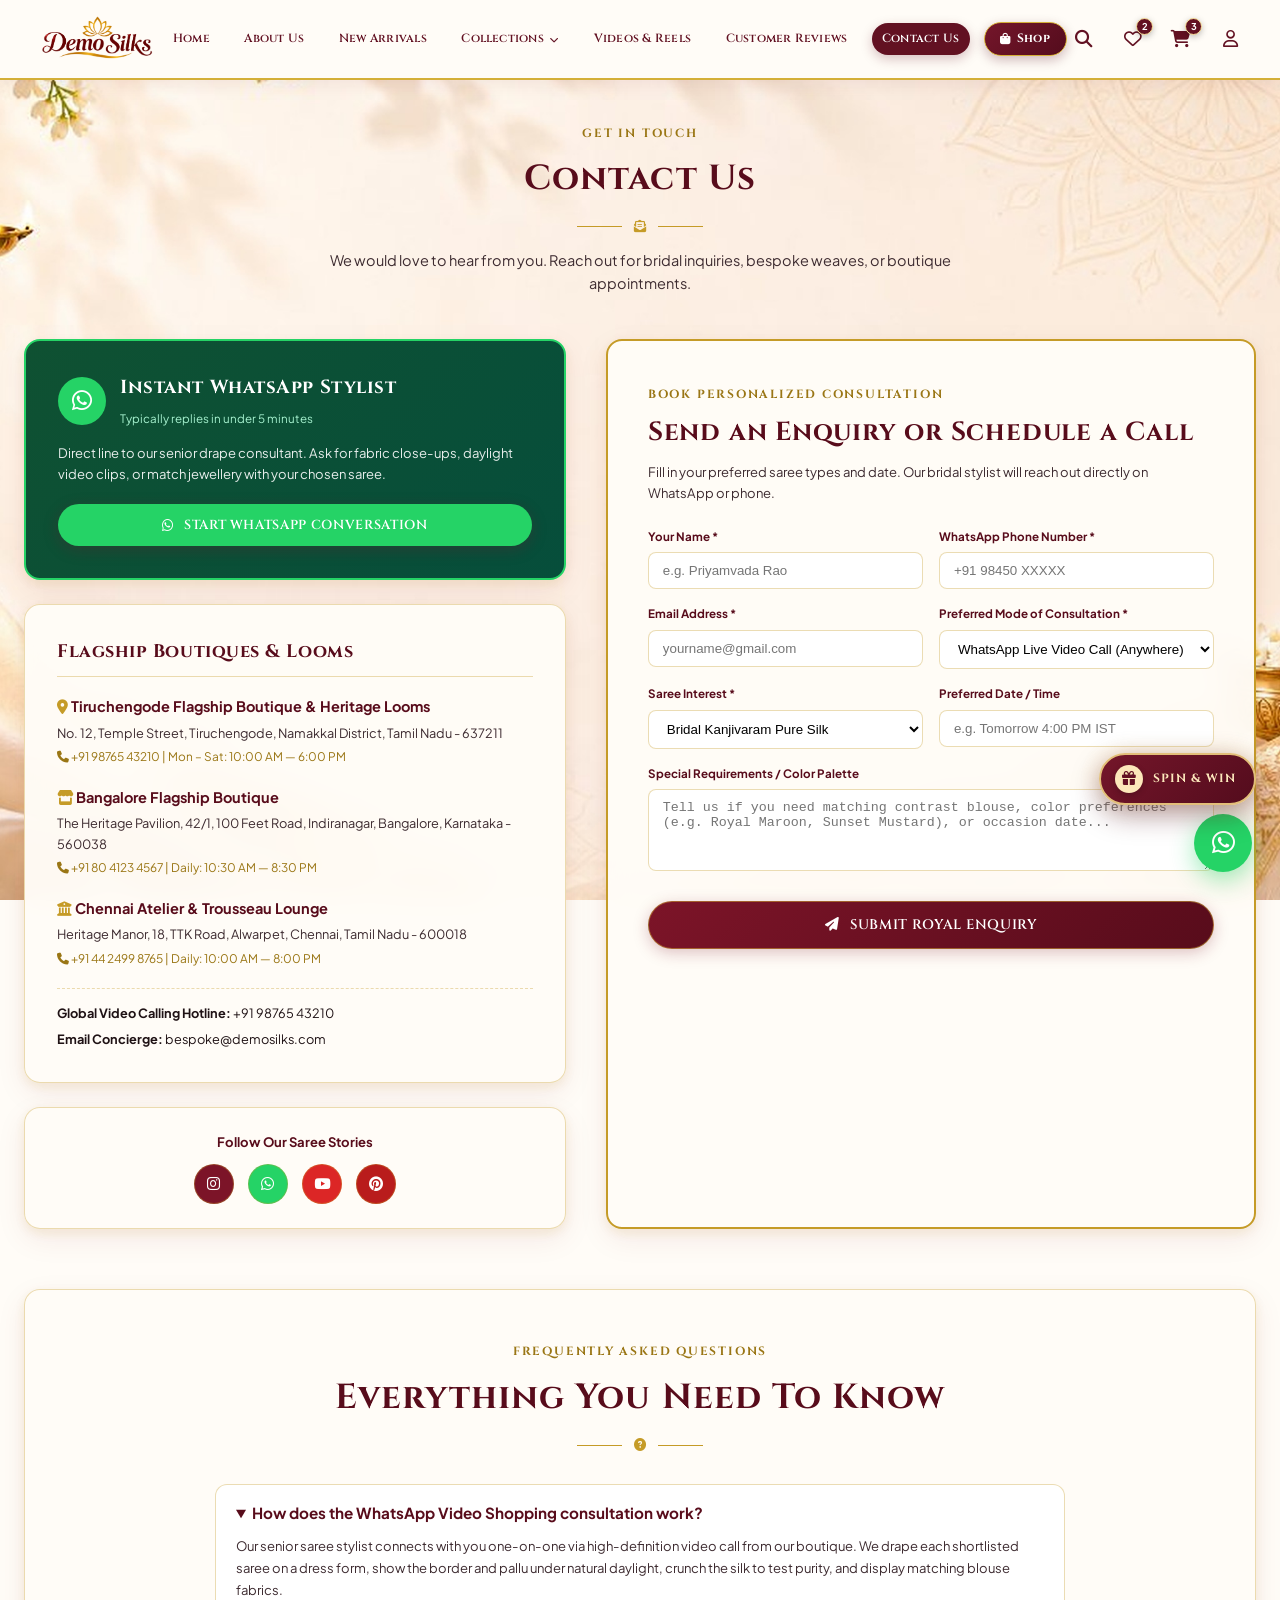
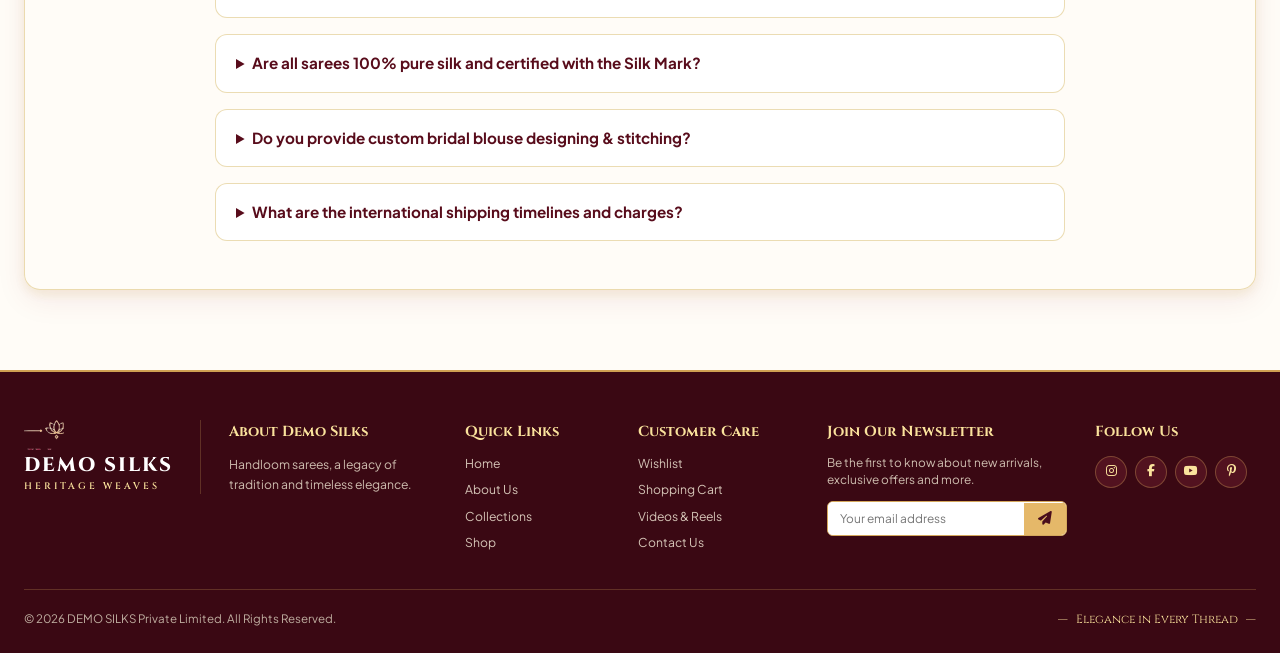
<file: contact.html>
<!DOCTYPE html>
<html lang="en">
<head>
  <meta charset="UTF-8">
  <meta name="viewport" content="width=device-width, initial-scale=1.0">
  <title>Contact Us & Video Shopping Appointments | DEMO SILKS</title>
  <link rel="stylesheet" href="assets/css/style.css">
  <link rel="stylesheet" href="assets/css/spin-wheel.css">
  <link rel="stylesheet" href="https://cdnjs.cloudflare.com/ajax/libs/font-awesome/6.4.0/css/all.min.css">
</head>
<body style="background-image: url('assets/images/bg-luxury.jpg'); background-size: cover; background-position: center center; background-repeat: no-repeat; background-attachment: fixed; background-color: #fffcf7;">

  

          <!-- ROYAL LUXURY FULL-WIDTH NAVIGATION BAR (PURE CLEAN DESIGN - NO OVERLAYS) -->
    <!-- ROYAL LUXURY FULL-WIDTH NAVIGATION BAR -->
  <header class="main-header" id="mainHeader">
    <div class="nav-fullwidth-container">
      <!-- 1. Brand Logo -->
      <a href="index.html" class="nav-brand-logo" title="Demo Silks Royal Heritage Weaves">
        <img src="assets/images/navbar-logo-clean.png" alt="Demo Silks" class="nav-logo-img">
      </a>

      <!-- 2. Navigation Menu Items (Single Horizontal Row) -->
      <nav class="nav-menu-wrapper">
        <ul class="nav-menu-royal">
          <li class="nav-item-royal">
            <a href="index.html" class="nav-link-royal">Home</a>
          </li>
          <li class="nav-item-royal">
            <a href="about.html" class="nav-link-royal">About Us</a>
          </li>
          <li class="nav-item-royal">
            <a href="new-arrivals.html" class="nav-link-royal">New Arrivals</a>
          </li>
          <li class="nav-item-royal has-dropdown">
            <a href="collections.html" class="nav-link-royal">Collections <i class="fa-solid fa-chevron-down nav-chevron"></i></a>
            <div class="nav-dropdown">
              <a href="collections.html#kanchipuram">Kanchipuram Silk</a>
              <a href="collections.html#banarasi">Banarasi Silk</a>
              <a href="collections.html#softsilk">Soft Silk</a>
              <a href="collections.html#mysoresilk">Mysore Silk</a>
              <a href="collections.html#organza">Organza</a>
              <div class="dropdown-divider"></div>
              <a href="collections.html" class="dropdown-highlight">Explore All Collections →</a>
            </div>
          </li>
          <li class="nav-item-royal">
            <a href="videos.html" class="nav-link-royal">Videos & Reels</a>
          </li>
          <li class="nav-item-royal">
            <a href="reviews.html" class="nav-link-royal">Customer Reviews</a>
          </li>
          <li class="nav-item-royal">
            <a href="contact.html" class="nav-link-royal active-pill">Contact Us</a>
          </li>
          <li class="nav-item-royal">
            <a href="shop.html" class="nav-btn-shop" title="Shop All Sarees">
              <i class="fa-solid fa-bag-shopping"></i> Shop
            </a>
          </li>
        </ul>
      </nav>

      <!-- 3. Right Action Icons -->
      <div class="nav-actions-royal">
        <button type="button" class="royal-icon-btn" onclick="openSearchModal()" title="Search Sarees">
          <i class="fa-solid fa-magnifying-glass"></i>
        </button>
        <a href="wishlist.html" class="royal-icon-btn" title="Saved Wishlist">
          <i class="fa-regular fa-heart"></i>
          <span class="badge-pill wish-badge">2</span>
        </a>
        <a href="cart.html" class="royal-icon-btn" title="Shopping Cart">
          <i class="fa-solid fa-cart-shopping"></i>
          <span class="badge-pill cart-badge">3</span>
        </a>
        <a href="contact.html" class="royal-icon-btn" title="Account / Concierge">
          <i class="fa-regular fa-user"></i>
        </a>
        <button type="button" class="mobile-menu-btn" onclick="toggleMobileNav()" aria-label="Toggle Navigation">
          <i class="fa-solid fa-bars"></i>
        </button>
      </div>
    </div>
  </header>

  <!-- Mobile Drawer Menu -->
  <div id="mobileMenu" class="mobile-nav-drawer" style="display:none;">
    <ul class="mobile-nav-list">
      <li><a href="index.html">Home</a></li>
      <li><a href="about.html">About Us</a></li>
      <li><a href="collections.html">Collections</a></li>
      <li><a href="videos.html">Videos & Reels</a></li>
      <li><a href="reviews.html">Customer Reviews</a></li>
      <li><a href="contact.html">Contact Us</a></li>
      <li style="margin-top:6px;">
        <a href="shop.html" class="nav-btn-shop mobile-shop-btn">
          <i class="fa-solid fa-bag-shopping"></i> Shop All Sarees →
        </a>
      </li>
    </ul>
  </div>

  <!-- Page Header -->
  <section style="padding: 40px 0 20px 0;">
    <div class="container">
      <div class="section-header" style="margin-bottom: 44px;">
        <span class="section-tag">Get In Touch</span>
        <h1 class="section-title">Contact Us</h1>
        <div class="section-divider">
          <span></span><i class="fa-solid fa-envelope-open-text"></i><span></span>
        </div>
        <p class="section-desc">
          We would love to hear from you. Reach out for bridal inquiries, bespoke weaves, or boutique appointments.
        </p>
      </div>

      <!-- Contact 2-Column Grid: Info & Form -->
      <div class="contact-page-layout">
        <!-- Left: Boutique Details & Direct WhatsApp Card -->
        <div style="display:flex; flex-direction:column; gap:24px;">
          <!-- WhatsApp Priority Box -->
          <div class="royal-card" style="padding:32px; background:linear-gradient(135deg, #0f5132 0%, #064e3b 100%); color:#fff; border:2px solid #25d366;">
            <div style="display:flex; align-items:center; gap:14px; margin-bottom:14px;">
              <div style="width:48px; height:48px; border-radius:50%; background:#25d366; display:flex; align-items:center; justify-content:center; font-size:1.6rem; color:#fff;">
                <i class="fa-brands fa-whatsapp"></i>
              </div>
              <div>
                <h3 style="font-size:1.3rem; color:#fff; margin-bottom:2px;">Instant WhatsApp Stylist</h3>
                <span style="font-size:0.8rem; color:#a7f3d0;">Typically replies in under 5 minutes</span>
              </div>
            </div>
            <p style="font-size:0.9rem; color:rgba(255,255,255,0.9); line-height:1.6; margin-bottom:20px;">
              Direct line to our senior drape consultant. Ask for fabric close-ups, daylight video clips, or match jewellery with your chosen saree.
            </p>
            <button onclick="DemoStore.openWhatsApp('Hello DEMO SILKS! I would like to speak to a senior saree stylist.')" class="btn-royal-primary" style="background:#25d366; border:none; width:100%; font-size:0.9rem; padding:12px;">
              <i class="fa-brands fa-whatsapp"></i> Start WhatsApp Conversation
            </button>
          </div>

          <!-- Boutiques Location Details -->
          <div class="royal-card" style="padding:32px;">
            <h3 style="font-size:1.25rem; color:var(--color-maroon-dark); margin-bottom:18px; border-bottom:1px solid var(--color-gold-border); padding-bottom:10px;">
              Flagship Boutiques & Looms
            </h3>

            <!-- Tiruchengode Primary Flagship -->
            <div style="margin-bottom:20px;">
              <div style="font-weight:700; color:var(--color-maroon-dark); font-size:1rem; margin-bottom:4px;">
                <i class="fa-solid fa-location-dot" style="color:var(--color-gold);"></i> Tiruchengode Flagship Boutique & Heritage Looms
              </div>
              <p style="font-size:0.88rem; color:var(--color-text-muted); line-height:1.6;">
                No. 12, Temple Street, Tiruchengode, Namakkal District, Tamil Nadu - 637211
              </p>
              <div style="font-size:0.82rem; color:var(--color-gold-dark); margin-top:4px;">
                <i class="fa-solid fa-phone"></i> +91 98765 43210 | Mon – Sat: 10:00 AM — 6:00 PM
              </div>
            </div>

            <!-- Bangalore -->
            <div style="margin-bottom:20px;">
              <div style="font-weight:700; color:var(--color-maroon-dark); font-size:1rem; margin-bottom:4px;">
                <i class="fa-solid fa-store" style="color:var(--color-gold);"></i> Bangalore Flagship Boutique
              </div>
              <p style="font-size:0.88rem; color:var(--color-text-muted); line-height:1.6;">
                The Heritage Pavilion, 42/1, 100 Feet Road, Indiranagar, Bangalore, Karnataka - 560038
              </p>
              <div style="font-size:0.82rem; color:var(--color-gold-dark); margin-top:4px;">
                <i class="fa-solid fa-phone"></i> +91 80 4123 4567 | Daily: 10:30 AM — 8:30 PM
              </div>
            </div>

            <!-- Chennai -->
            <div style="margin-bottom:20px;">
              <div style="font-weight:700; color:var(--color-maroon-dark); font-size:1rem; margin-bottom:4px;">
                <i class="fa-solid fa-building-columns" style="color:var(--color-gold);"></i> Chennai Atelier & Trousseau Lounge
              </div>
              <p style="font-size:0.88rem; color:var(--color-text-muted); line-height:1.6;">
                Heritage Manor, 18, TTK Road, Alwarpet, Chennai, Tamil Nadu - 600018
              </p>
              <div style="font-size:0.82rem; color:var(--color-gold-dark); margin-top:4px;">
                <i class="fa-solid fa-phone"></i> +91 44 2499 8765 | Daily: 10:00 AM — 8:00 PM
              </div>
            </div>

            <!-- Global Concierge -->
            <div style="border-top:1px dashed var(--color-gold-border); padding-top:14px;">
              <div style="font-size:0.88rem; color:var(--color-text-dark); margin-bottom:6px;">
                <strong>Global Video Calling Hotline:</strong> +91 98765 43210
              </div>
              <div style="font-size:0.88rem; color:var(--color-text-dark);">
                <strong>Email Concierge:</strong> bespoke@demosilks.com
              </div>
            </div>
          </div>

          <!-- Social Links -->
          <div class="royal-card" style="padding:24px; text-align:center;">
            <div style="font-size:0.9rem; font-weight:700; color:var(--color-maroon-dark); margin-bottom:12px;">Follow Our Saree Stories</div>
            <div style="display:flex; justify-content:center; gap:14px;">
              <a href="https://instagram.com" target="_blank" class="social-icon-circle" style="background:var(--color-primary-maroon); color:#fff;"><i class="fa-brands fa-instagram"></i></a>
              <a href="javascript:void(0)" onclick="DemoStore.openWhatsApp()" class="social-icon-circle" style="background:#25d366; color:#fff;"><i class="fa-brands fa-whatsapp"></i></a>
              <a href="https://youtube.com" target="_blank" class="social-icon-circle" style="background:#dc2626; color:#fff;"><i class="fa-brands fa-youtube"></i></a>
              <a href="https://pinterest.com" target="_blank" class="social-icon-circle" style="background:#b91c1c; color:#fff;"><i class="fa-brands fa-pinterest"></i></a>
            </div>
          </div>
        </div>

        <!-- Right: Interactive Saree Enquiry & Appointment Form -->
        <div class="royal-card" style="padding:40px; border:2px solid var(--color-gold);">
          <span class="section-tag">Book Personalized Consultation</span>
          <h2 style="font-size:1.8rem; color:var(--color-maroon-dark); margin-bottom:8px;">Send an Enquiry or Schedule a Call</h2>
          <p style="color:var(--color-text-muted); font-size:0.9rem; margin-bottom:24px;">
            Fill in your preferred saree types and date. Our bridal stylist will reach out directly on WhatsApp or phone.
          </p>

          <form onsubmit="handleContactSubmit(event)">
            <div class="contact-form-row">
              <div>
                <label style="display:block; font-size:0.8rem; font-weight:700; color:var(--color-maroon-dark); margin-bottom:6px;">Your Name *</label>
                <input type="text" id="contactName" required placeholder="e.g. Priyamvada Rao" style="width:100%; padding:10px 14px; border-radius:8px; border:1px solid var(--color-gold-border); outline:none;">
              </div>
              <div>
                <label style="display:block; font-size:0.8rem; font-weight:700; color:var(--color-maroon-dark); margin-bottom:6px;">WhatsApp Phone Number *</label>
                <input type="tel" id="contactPhone" required placeholder="+91 98450 XXXXX" style="width:100%; padding:10px 14px; border-radius:8px; border:1px solid var(--color-gold-border); outline:none;">
              </div>
            </div>

            <div class="contact-form-row">
              <div>
                <label style="display:block; font-size:0.8rem; font-weight:700; color:var(--color-maroon-dark); margin-bottom:6px;">Email Address *</label>
                <input type="email" id="contactEmail" required placeholder="yourname@gmail.com" style="width:100%; padding:10px 14px; border-radius:8px; border:1px solid var(--color-gold-border); outline:none;">
              </div>
              <div>
                <label style="display:block; font-size:0.8rem; font-weight:700; color:var(--color-maroon-dark); margin-bottom:6px;">Preferred Mode of Consultation *</label>
                <select id="contactMode" style="width:100%; padding:10px 14px; border-radius:8px; border:1px solid var(--color-gold-border); background:#fff; outline:none;">
                  <option>WhatsApp Live Video Call (Anywhere)</option>
                  <option>Boutique Visit: Bangalore Indiranagar</option>
                  <option>Boutique Visit: Chennai Alwarpet</option>
                  <option>Phone Call Consultation</option>
                </select>
              </div>
            </div>

            <div class="contact-form-row">
              <div>
                <label style="display:block; font-size:0.8rem; font-weight:700; color:var(--color-maroon-dark); margin-bottom:6px;">Saree Interest *</label>
                <select id="contactInterest" style="width:100%; padding:10px 14px; border-radius:8px; border:1px solid var(--color-gold-border); background:#fff; outline:none;">
                  <option>Bridal Kanjivaram Pure Silk</option>
                  <option>Banarasi Katan Brocade</option>
                  <option>Silk Organza & Tissue Drape</option>
                  <option>Paithani Heritage Silk</option>
                  <option>Full Wedding Trousseau (Multiple Sarees)</option>
                  <option>Custom Hand Embroidered Blouse</option>
                </select>
              </div>
              <div>
                <label style="display:block; font-size:0.8rem; font-weight:700; color:var(--color-maroon-dark); margin-bottom:6px;">Preferred Date / Time</label>
                <input type="text" id="contactDateTime" placeholder="e.g. Tomorrow 4:00 PM IST" style="width:100%; padding:10px 14px; border-radius:8px; border:1px solid var(--color-gold-border); outline:none;">
              </div>
            </div>

            <div style="margin-bottom:24px;">
              <label style="display:block; font-size:0.8rem; font-weight:700; color:var(--color-maroon-dark); margin-bottom:6px;">Special Requirements / Color Palette</label>
              <textarea id="contactMessage" rows="4" placeholder="Tell us if you need matching contrast blouse, color preferences (e.g. Royal Maroon, Sunset Mustard), or occasion date..." style="width:100%; padding:10px 14px; border-radius:8px; border:1px solid var(--color-gold-border); outline:none;"></textarea>
            </div>

            <button type="submit" class="btn-royal-primary" style="width:100%; padding:14px; font-size:0.95rem;">
              <i class="fa-solid fa-paper-plane"></i> Submit Royal Enquiry
            </button>
          </form>
        </div>
      </div>

      <!-- FAQ ACCORDION -->
      <div class="royal-card" style="padding:48px; margin-bottom:60px;">
        <div class="section-header" style="margin-bottom:32px;">
          <span class="section-tag">Frequently Asked Questions</span>
          <h2 class="section-title">Everything You Need To Know</h2>
          <div class="section-divider">
            <span></span><i class="fa-solid fa-circle-question"></i><span></span>
          </div>
        </div>

        <div style="display:flex; flex-direction:column; gap:16px; max-width:850px; margin:0 auto;">
          <details style="background:#fff; border:1px solid var(--color-gold-border); border-radius:12px; padding:16px 20px; cursor:pointer;" open>
            <summary style="font-weight:700; color:var(--color-maroon-dark); font-size:1.05rem;">
              How does the WhatsApp Video Shopping consultation work?
            </summary>
            <p style="margin-top:10px; color:var(--color-text-muted); font-size:0.9rem; line-height:1.7;">
              Our senior saree stylist connects with you one-on-one via high-definition video call from our boutique. We drape each shortlisted saree on a dress form, show the border and pallu under natural daylight, crunch the silk to test purity, and display matching blouse fabrics.
            </p>
          </details>

          <details style="background:#fff; border:1px solid var(--color-gold-border); border-radius:12px; padding:16px 20px; cursor:pointer;">
            <summary style="font-weight:700; color:var(--color-maroon-dark); font-size:1.05rem;">
              Are all sarees 100% pure silk and certified with the Silk Mark?
            </summary>
            <p style="margin-top:10px; color:var(--color-text-muted); font-size:0.9rem; line-height:1.7;">
              Yes, absolutely. Every pure silk saree from DEMO SILKS carries the official Silk Mark Organization of India hologram tag. Our zari is tested grade-1 silver base electroplated in pure 24K gold, guaranteeing decades of lustre without tarnishing.
            </p>
          </details>

          <details style="background:#fff; border:1px solid var(--color-gold-border); border-radius:12px; padding:16px 20px; cursor:pointer;">
            <summary style="font-weight:700; color:var(--color-maroon-dark); font-size:1.05rem;">
              Do you provide custom bridal blouse designing & stitching?
            </summary>
            <p style="margin-top:10px; color:var(--color-text-muted); font-size:0.9rem; line-height:1.7;">
              Yes! Our master tailors and aari/zardozi embroiderers craft custom bridal blouses tailored to your measurement sheet. We also provide complimentary fall and edging (pico) service on all sarees upon request.
            </p>
          </details>

          <details style="background:#fff; border:1px solid var(--color-gold-border); border-radius:12px; padding:16px 20px; cursor:pointer;">
            <summary style="font-weight:700; color:var(--color-maroon-dark); font-size:1.05rem;">
              What are the international shipping timelines and charges?
            </summary>
            <p style="margin-top:10px; color:var(--color-text-muted); font-size:0.9rem; line-height:1.7;">
              We ship worldwide to the USA, UK, Canada, UAE, Singapore, Australia, and 40+ countries via insured DHL Express. Orders above ?15,000 enjoy free worldwide shipping. International transit time is typically 4 to 6 business days.
            </p>
          </details>
        </div>
      </div>
    </div>
  </section>

  <!-- Master Royal Footer (Exact Match to Reference Image) -->
  <footer class="vnila-site-footer" style="background: #3a0813; color: #d6c6b8; padding: 48px 0 24px; border-top: 2px solid #cfa052;">
    <div class="container">
      <div class="vnila-footer-grid">
        
        <!-- Col 1: Brand Logo -->
        <div style="padding-right: 18px; border-right: 1px solid rgba(212, 167, 91, 0.25); display: flex; flex-direction: column; align-items: flex-start;">
          <img src="assets/images/spin-win-top-lotus-clean.png" alt="Lotus Logo" style="height: 30px; margin-bottom: 6px; filter: brightness(1.2);">
          <div style="font-family:'Cinzel', serif; font-size:1.35rem; font-weight:800; letter-spacing:2px; color:#ffffff; line-height:1;">DEMO SILKS</div>
          <div style="font-family:'Cinzel', serif; font-size:0.65rem; font-weight:600; letter-spacing:3px; color:#fae29c; margin-top:3px;">HERITAGE WEAVES</div>
        </div>

        <!-- Col 2: Brand Tagline -->
        <div>
          <h4 style="font-family:'Cinzel', serif; font-size:1rem; font-weight:700; color:#fae29c; margin:0 0 10px;">About Demo Silks</h4>
          <p style="font-size:0.84rem; color:#cfbeb0; line-height:1.65; margin:0;">
            Handloom sarees, a legacy of tradition and timeless elegance.
          </p>
        </div>

        <!-- Col 3: Quick Links -->
        <div>
          <h4 style="font-family:'Cinzel', serif; font-size:1rem; font-weight:700; color:#fae29c; margin:0 0 10px;">Quick Links</h4>
          <ul style="list-style:none; padding:0; margin:0; display:flex; flex-direction:column; gap:7px; font-size:0.84rem;">
            <li><a href="index.html" style="color:#d6c6b8; text-decoration:none;" onmouseover="this.style.color='#fae29c'" onmouseout="this.style.color='#d6c6b8'">Home</a></li>
            <li><a href="about.html" style="color:#d6c6b8; text-decoration:none;" onmouseover="this.style.color='#fae29c'" onmouseout="this.style.color='#d6c6b8'">About Us</a></li>
            <li><a href="collections.html" style="color:#d6c6b8; text-decoration:none;" onmouseover="this.style.color='#fae29c'" onmouseout="this.style.color='#d6c6b8'">Collections</a></li>
            <li><a href="shop.html" style="color:#d6c6b8; text-decoration:none;" onmouseover="this.style.color='#fae29c'" onmouseout="this.style.color='#d6c6b8'">Shop</a></li>
          </ul>
        </div>

        <!-- Col 4: Customer Care -->
        <div>
          <h4 style="font-family:'Cinzel', serif; font-size:1rem; font-weight:700; color:#fae29c; margin:0 0 10px;">Customer Care</h4>
          <ul style="list-style:none; padding:0; margin:0; display:flex; flex-direction:column; gap:7px; font-size:0.84rem;">
            <li><a href="wishlist.html" style="color:#d6c6b8; text-decoration:none;" onmouseover="this.style.color='#fae29c'" onmouseout="this.style.color='#d6c6b8'">Wishlist</a></li>
            <li><a href="cart.html" style="color:#d6c6b8; text-decoration:none;" onmouseover="this.style.color='#fae29c'" onmouseout="this.style.color='#d6c6b8'">Shopping Cart</a></li>
            <li><a href="videos.html" style="color:#d6c6b8; text-decoration:none;" onmouseover="this.style.color='#fae29c'" onmouseout="this.style.color='#d6c6b8'">Videos & Reels</a></li>
            <li><a href="contact.html" style="color:#d6c6b8; text-decoration:none;" onmouseover="this.style.color='#fae29c'" onmouseout="this.style.color='#d6c6b8'">Contact Us</a></li>
          </ul>
        </div>

        <!-- Col 5: Join Our Newsletter -->
        <div>
          <h4 style="font-family:'Cinzel', serif; font-size:1rem; font-weight:700; color:#fae29c; margin:0 0 10px;">Join Our Newsletter</h4>
          <p style="font-size:0.82rem; color:#cfbeb0; line-height:1.5; margin:0 0 12px;">
            Be the first to know about new arrivals, exclusive offers and more.
          </p>
          <form onsubmit="event.preventDefault(); DemoStore.showToast('✨ Thank you for subscribing to DEMO SILKS!'); this.reset();" style="display:flex; align-items:center; background:#ffffff; border-radius:6px; overflow:hidden; border:1px solid #d4a75b;">
            <input type="email" placeholder="Your email address" required style="flex:1; border:none; outline:none; padding:9px 12px; font-size:0.82rem; font-family:'Plus Jakarta Sans', sans-serif; color:#333;">
            <button type="submit" style="background:#e5b869; border:none; color:#4a0e1c; padding:9px 14px; font-size:0.95rem; cursor:pointer; display:flex; align-items:center; justify-content:center; transition:background 0.2s;" onmouseover="this.style.background='#f3c97e'" onmouseout="this.style.background='#e5b869'">
              <i class="fa-solid fa-paper-plane"></i>
            </button>
          </form>
        </div>

        <!-- Col 6: Follow Us -->
        <div>
          <h4 style="font-family:'Cinzel', serif; font-size:1rem; font-weight:700; color:#fae29c; margin:0 0 12px;">Follow Us</h4>
          <div style="display:flex; gap:8px;">
            <a href="https://instagram.com" target="_blank" style="width:32px; height:32px; border-radius:50%; background:#52121f; border:1px solid rgba(212, 167, 91, 0.35); color:#fae29c; display:flex; align-items:center; justify-content:center; font-size:0.85rem; text-decoration:none; transition:all 0.2s;" onmouseover="this.style.background='#e5b869'; this.style.color='#4a0e1c';" onmouseout="this.style.background='#52121f'; this.style.color='#fae29c';"><i class="fa-brands fa-instagram"></i></a>
            <a href="https://facebook.com" target="_blank" style="width:32px; height:32px; border-radius:50%; background:#52121f; border:1px solid rgba(212, 167, 91, 0.35); color:#fae29c; display:flex; align-items:center; justify-content:center; font-size:0.85rem; text-decoration:none; transition:all 0.2s;" onmouseover="this.style.background='#e5b869'; this.style.color='#4a0e1c';" onmouseout="this.style.background='#52121f'; this.style.color='#fae29c';"><i class="fa-brands fa-facebook-f"></i></a>
            <a href="https://youtube.com" target="_blank" style="width:32px; height:32px; border-radius:50%; background:#52121f; border:1px solid rgba(212, 167, 91, 0.35); color:#fae29c; display:flex; align-items:center; justify-content:center; font-size:0.85rem; text-decoration:none; transition:all 0.2s;" onmouseover="this.style.background='#e5b869'; this.style.color='#4a0e1c';" onmouseout="this.style.background='#52121f'; this.style.color='#fae29c';"><i class="fa-brands fa-youtube"></i></a>
            <a href="https://pinterest.com" target="_blank" style="width:32px; height:32px; border-radius:50%; background:#52121f; border:1px solid rgba(212, 167, 91, 0.35); color:#fae29c; display:flex; align-items:center; justify-content:center; font-size:0.85rem; text-decoration:none; transition:all 0.2s;" onmouseover="this.style.background='#e5b869'; this.style.color='#4a0e1c';" onmouseout="this.style.background='#52121f'; this.style.color='#fae29c';"><i class="fa-brands fa-pinterest-p"></i></a>
          </div>
        </div>

      </div>

      <!-- Bottom Bar -->
      <div style="display:flex; justify-content:space-between; align-items:center; padding-top:20px; font-size:0.8rem; color:#bfaea0; flex-wrap:wrap; gap:12px;">
        <div>© 2026 DEMO SILKS Private Limited. All Rights Reserved.</div>
        <div style="display:flex; align-items:center; gap:8px; color:#fae29c; font-family:'Cinzel', serif; font-size:0.82rem;">
          <span>—</span>
          <span>Elegance in Every Thread</span>
          <span>—</span>
        </div>
      </div>
    </div>
  </footer>

  <script src="assets/js/products-data.js"></script>
  <script src="assets/js/main.js"></script>
  <script src="assets/js/spin-wheel.js"></script>
  <script>
    document.addEventListener('DOMContentLoaded', () => {
      renderGlobalComponents('contact');
    });

    function handleContactSubmit(e) {
      e.preventDefault();
      const name = document.getElementById('contactName').value;
      const phone = document.getElementById('contactPhone').value;
      const interest = document.getElementById('contactInterest').value;
      const mode = document.getElementById('contactMode').value;

      DemoStore.showToast(`? Thank you ${name}! Our senior saree stylist will contact you via ${mode}.`);
      e.target.reset();
    }
  </script>
</body>
</html>
</file>
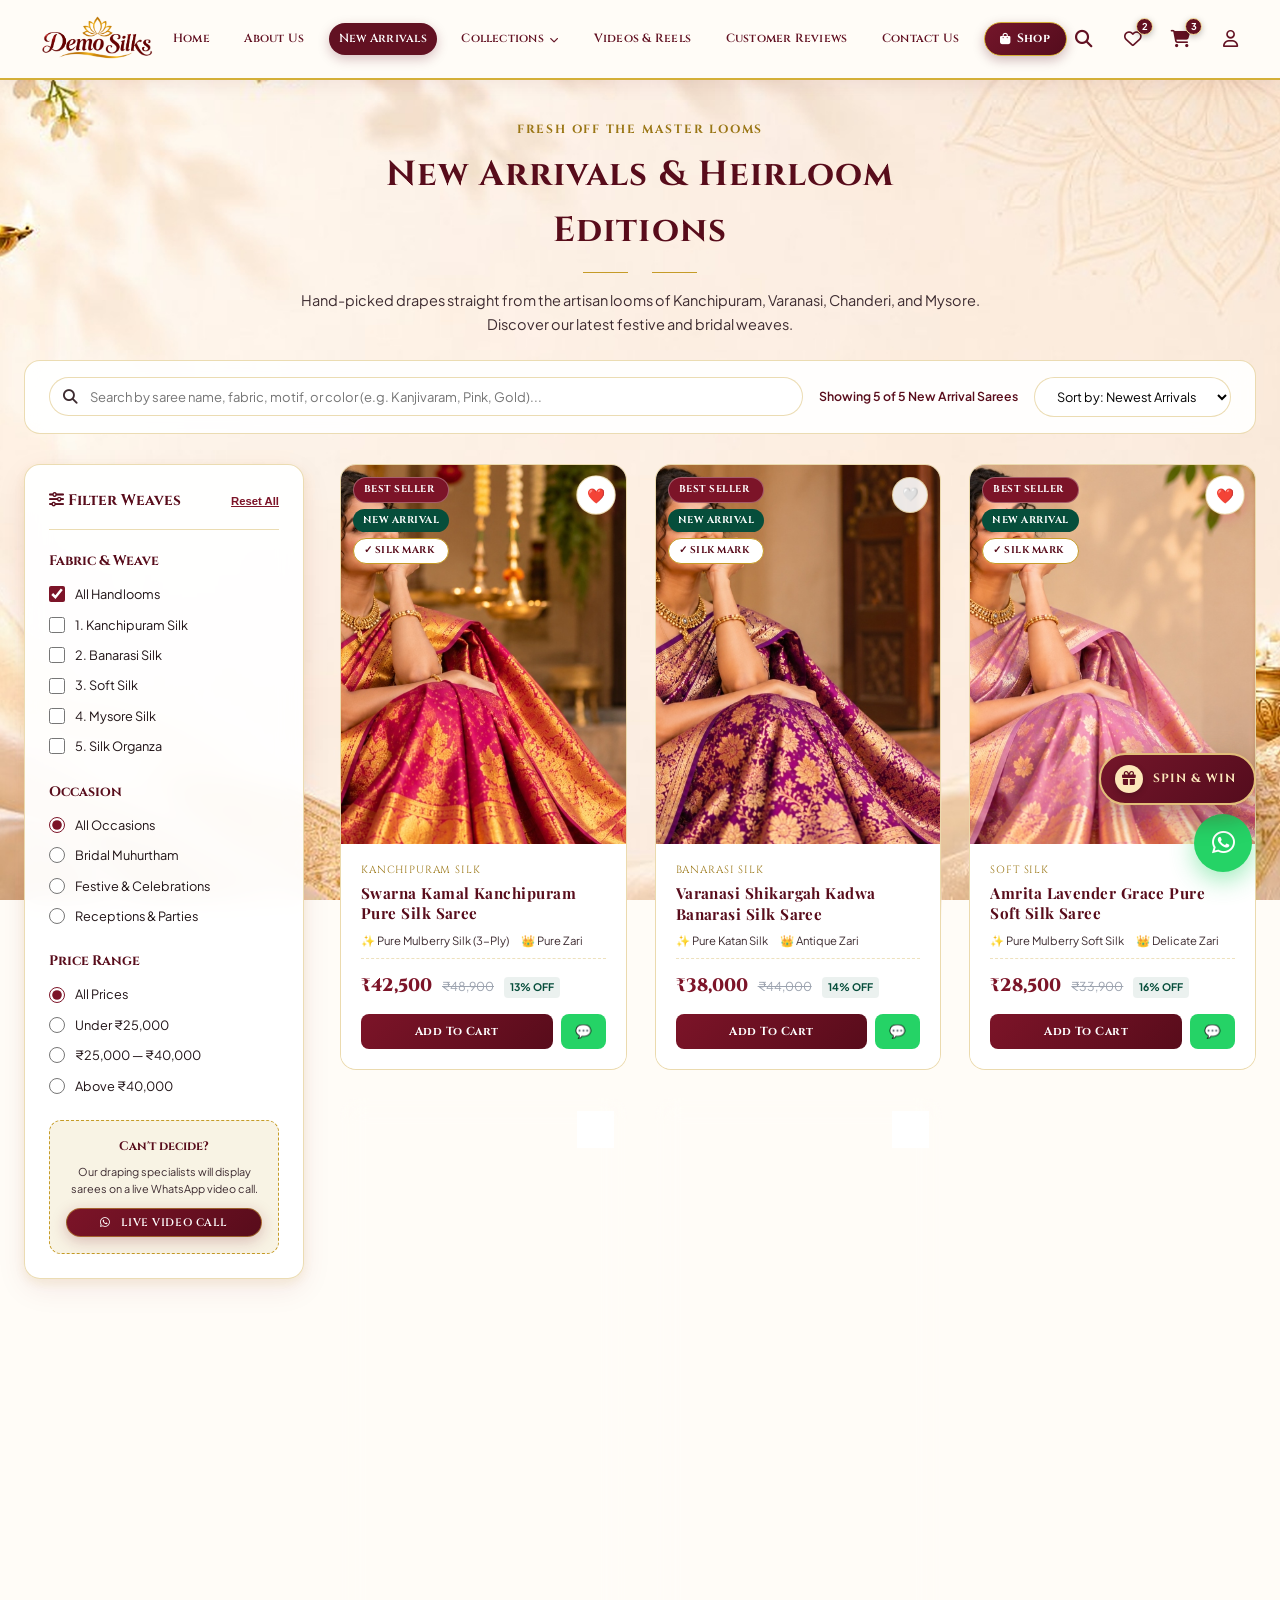
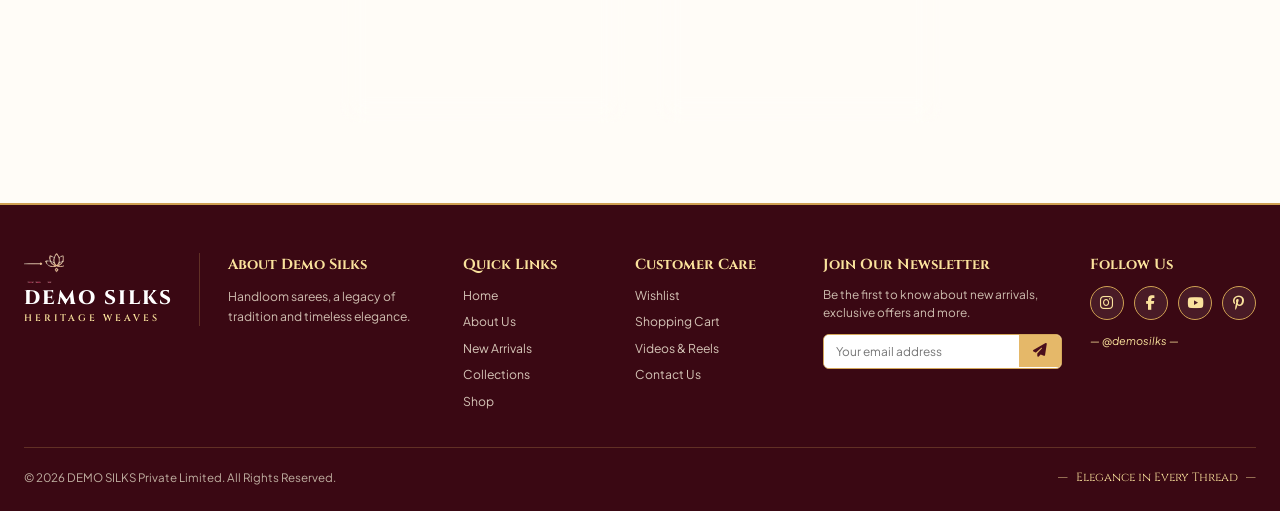
<file: new-arrivals.html>
<!DOCTYPE html>
<html lang="en">
<head>
  <meta charset="UTF-8">
  <meta name="viewport" content="width=device-width, initial-scale=1.0">
  <title>New Arrivals & Fresh Handloom Weaves | DEMO SILKS</title>
  <link rel="stylesheet" href="assets/css/style.css">
  <link rel="stylesheet" href="assets/css/spin-wheel.css">
  <link rel="stylesheet" href="https://cdnjs.cloudflare.com/ajax/libs/font-awesome/6.4.0/css/all.min.css">
</head>
<body style="background-image: url('assets/images/bg-luxury.jpg'); background-size: cover; background-position: center center; background-repeat: no-repeat; background-attachment: fixed; background-color: #fffcf7;">

  <!-- ROYAL LUXURY FULL-WIDTH NAVIGATION BAR -->
  <header class="main-header" id="mainHeader">
    <div class="nav-fullwidth-container">
      <!-- 1. Brand Logo -->
      <a href="index.html" class="nav-brand-logo" title="Demo Silks Royal Heritage Weaves">
        <img src="assets/images/navbar-logo-clean.png" alt="Demo Silks" class="nav-logo-img">
      </a>

      <!-- 2. Navigation Menu Items (Single Horizontal Row) -->
      <nav class="nav-menu-wrapper">
        <ul class="nav-menu-royal">
          <li class="nav-item-royal">
            <a href="index.html" class="nav-link-royal">Home</a>
          </li>
          <li class="nav-item-royal">
            <a href="about.html" class="nav-link-royal">About Us</a>
          </li>
          <li class="nav-item-royal">
            <a href="new-arrivals.html" class="nav-link-royal active-pill">New Arrivals</a>
          </li>
          <li class="nav-item-royal has-dropdown">
            <a href="collections.html" class="nav-link-royal">Collections <i class="fa-solid fa-chevron-down nav-chevron"></i></a>
            <div class="nav-dropdown">
              <a href="collections.html#kanchipuram">Kanchipuram Silk</a>
              <a href="collections.html#banarasi">Banarasi Silk</a>
              <a href="collections.html#softsilk">Soft Silk</a>
              <a href="collections.html#mysoresilk">Mysore Silk</a>
              <a href="collections.html#organza">Organza</a>
              <div class="dropdown-divider"></div>
              <a href="collections.html" class="dropdown-highlight">Explore All Collections →</a>
            </div>
          </li>
          <li class="nav-item-royal">
            <a href="videos.html" class="nav-link-royal">Videos & Reels</a>
          </li>
          <li class="nav-item-royal">
            <a href="reviews.html" class="nav-link-royal">Customer Reviews</a>
          </li>
          <li class="nav-item-royal">
            <a href="contact.html" class="nav-link-royal">Contact Us</a>
          </li>
          <li class="nav-item-royal">
            <a href="shop.html" class="nav-btn-shop" title="Shop All Sarees">
              <i class="fa-solid fa-bag-shopping"></i> Shop
            </a>
          </li>
        </ul>
      </nav>

      <!-- 3. Right Action Icons -->
      <div class="nav-actions-royal">
        <button type="button" class="royal-icon-btn" onclick="openSearchModal()" title="Search Sarees">
          <i class="fa-solid fa-magnifying-glass"></i>
        </button>
        <a href="wishlist.html" class="royal-icon-btn" title="Saved Wishlist">
          <i class="fa-regular fa-heart"></i>
          <span class="badge-pill wish-badge">2</span>
        </a>
        <a href="cart.html" class="royal-icon-btn" title="Shopping Cart">
          <i class="fa-solid fa-cart-shopping"></i>
          <span class="badge-pill cart-badge">3</span>
        </a>
        <a href="contact.html" class="royal-icon-btn" title="Account / Concierge">
          <i class="fa-regular fa-user"></i>
        </a>
        <button type="button" class="mobile-menu-btn" onclick="toggleMobileNav()" aria-label="Toggle Navigation">
          <i class="fa-solid fa-bars"></i>
        </button>
      </div>
    </div>
  </header>

  <!-- Mobile Drawer Menu -->
  <div id="mobileMenu" class="mobile-nav-drawer" style="display:none;">
    <ul class="mobile-nav-list">
      <li><a href="index.html">Home</a></li>
      <li><a href="about.html">About Us</a></li>
      <li><a href="new-arrivals.html" style="color:var(--color-gold); font-weight:700;">✨ New Arrivals</a></li>
      <li><a href="collections.html">Collections</a></li>
      <li><a href="videos.html">Videos & Reels</a></li>
      <li><a href="reviews.html">Customer Reviews</a></li>
      <li><a href="contact.html">Contact Us</a></li>
      <li style="margin-top:6px;">
        <a href="shop.html" class="nav-btn-shop mobile-shop-btn">
          <i class="fa-solid fa-bag-shopping"></i> Shop All Sarees →
        </a>
      </li>
    </ul>
  </div>

  <!-- Page Header -->
  <section style="padding: 36px 0 20px 0;">
    <div class="container">
      <div class="section-header" style="margin-bottom: 24px;">
        <span class="section-tag">Fresh Off The Master Looms</span>
        <h1 class="section-title">New Arrivals &amp; Heirloom Editions</h1>
        <div class="section-divider">
          <span></span><i class="fa-solid fa-sparkles"></i><span></span>
        </div>
        <p class="section-desc">
          Hand-picked drapes straight from the artisan looms of Kanchipuram, Varanasi, Chanderi, and Mysore. Discover our latest festive and bridal weaves.
        </p>
      </div>

      <!-- Top Controls & Search Bar -->
      <div class="shop-top-controls">
        <div class="search-box-wrap">
          <i class="fa-solid fa-magnifying-glass search-icon"></i>
          <input type="text" id="shopSearchInput" class="search-input" placeholder="Search by saree name, fabric, motif, or color (e.g. Kanjivaram, Pink, Gold)...">
        </div>

        <div style="display:flex; align-items:center; gap:16px;">
          <span id="shopProductCount" style="font-size:0.85rem; font-weight:600; color:var(--color-maroon-dark);">
            Showing Sarees
          </span>
          <select id="shopSortSelect" class="sort-select">
            <option value="newest" selected>Sort by: Newest Arrivals</option>
            <option value="featured">Featured Editions</option>
            <option value="price-low">Price: Low to High</option>
            <option value="price-high">Price: High to Low</option>
            <option value="rating">Highest Rated</option>
          </select>
        </div>
      </div>

      <!-- Mobile Filter Bar -->
      <div class="mobile-filter-bar">
        <button type="button" class="btn-mobile-filter-toggle" onclick="toggleMobileFilterSidebar()">
          <i class="fa-solid fa-sliders"></i> Filter New Arrivals (<span id="mobileFilterLabel">Filters</span>)
        </button>
        <select class="sort-select-mobile" onchange="document.getElementById('shopSortSelect').value=this.value; applyFilters();">
          <option value="newest">Newest Arrivals</option>
          <option value="featured">Featured</option>
          <option value="price-low">Price: Low to High</option>
          <option value="price-high">Price: High to Low</option>
          <option value="rating">Top Rated</option>
        </select>
      </div>

      <!-- Main Shop Layout: Sidebar + Grid -->
      <div class="shop-layout">
        <!-- Filter Sidebar -->
        <aside class="filter-sidebar">
          <div class="filter-header">
            <span style="font-family:var(--font-royal); font-weight:700; color:var(--color-maroon-dark); font-size:1.05rem;">
              <i class="fa-solid fa-sliders"></i> Filter Weaves
            </span>
            <button class="filter-reset-btn" onclick="resetAllFilters()">Reset All</button>
          </div>

          <!-- Filter: Category / Fabric -->
          <div class="filter-group">
            <h4 class="filter-title">Fabric &amp; Weave</h4>
            <div class="filter-options">
              <label class="filter-option">
                <input type="checkbox" name="category" value="all" checked onchange="handleCategoryFilter(this)">
                <span>All Handlooms</span>
              </label>
              <label class="filter-option">
                <input type="checkbox" name="category" value="kanjivaram" onchange="handleCategoryFilter(this)">
                <span>1. Kanchipuram Silk</span>
              </label>
              <label class="filter-option">
                <input type="checkbox" name="category" value="banarasi" onchange="handleCategoryFilter(this)">
                <span>2. Banarasi Silk</span>
              </label>
              <label class="filter-option">
                <input type="checkbox" name="category" value="softsilk" onchange="handleCategoryFilter(this)">
                <span>3. Soft Silk</span>
              </label>
              <label class="filter-option">
                <input type="checkbox" name="category" value="mysoresilk" onchange="handleCategoryFilter(this)">
                <span>4. Mysore Silk</span>
              </label>
              <label class="filter-option">
                <input type="checkbox" name="category" value="organza" onchange="handleCategoryFilter(this)">
                <span>5. Silk Organza</span>
              </label>
            </div>
          </div>

          <!-- Filter: Occasion -->
          <div class="filter-group">
            <h4 class="filter-title">Occasion</h4>
            <div class="filter-options">
              <label class="filter-option">
                <input type="radio" name="occasion" value="all" checked onchange="applyFilters()">
                <span>All Occasions</span>
              </label>
              <label class="filter-option">
                <input type="radio" name="occasion" value="Bridal" onchange="applyFilters()">
                <span>Bridal Muhurtham</span>
              </label>
              <label class="filter-option">
                <input type="radio" name="occasion" value="Festive" onchange="applyFilters()">
                <span>Festive &amp; Celebrations</span>
              </label>
              <label class="filter-option">
                <input type="radio" name="occasion" value="Party" onchange="applyFilters()">
                <span>Receptions &amp; Parties</span>
              </label>
            </div>
          </div>

          <!-- Filter: Price Range -->
          <div class="filter-group">
            <h4 class="filter-title">Price Range</h4>
            <div class="filter-options">
              <label class="filter-option">
                <input type="radio" name="priceRange" value="all" checked onchange="applyFilters()">
                <span>All Prices</span>
              </label>
              <label class="filter-option">
                <input type="radio" name="priceRange" value="under-25k" onchange="applyFilters()">
                <span>Under ₹25,000</span>
              </label>
              <label class="filter-option">
                <input type="radio" name="priceRange" value="25k-40k" onchange="applyFilters()">
                <span>₹25,000 — ₹40,000</span>
              </label>
              <label class="filter-option">
                <input type="radio" name="priceRange" value="above-40k" onchange="applyFilters()">
                <span>Above ₹40,000</span>
              </label>
            </div>
          </div>

          <!-- Video Shopping CTA in Sidebar -->
          <div style="background:rgba(197, 155, 39, 0.12); border:1px dashed var(--color-gold); padding:16px; border-radius:12px; text-align:center;">
            <div style="font-family:var(--font-royal); font-weight:700; font-size:0.85rem; color:var(--color-maroon-dark); margin-bottom:6px;">Can't decide?</div>
            <p style="font-size:0.75rem; color:var(--color-text-muted); margin-bottom:10px;">Our draping specialists will display sarees on a live WhatsApp video call.</p>
            <button onclick="DemoStore.openWhatsApp('Hello DEMO SILKS! Please schedule a live video call to show new arrivals.')" class="btn-royal-primary" style="padding:6px 14px; font-size:0.75rem; width:100%;">
              <i class="fa-brands fa-whatsapp"></i> Live Video Call
            </button>
          </div>

          <button type="button" class="btn-royal-primary mobile-apply-btn" onclick="toggleMobileFilterSidebar()" style="display:none; width:100%; margin-top:14px; padding:12px; font-size:0.85rem;">
            ✓ Apply &amp; Show Sarees
          </button>
        </aside>

        <!-- Product Grid Area -->
        <main>
          <div id="shopGrid" class="products-grid">
            <!-- Dynamic Saree Cards rendered here -->
          </div>

          <!-- Empty State (hidden by default) -->
          <div id="shopEmptyState" style="display:none; text-align:center; padding:60px 20px;" class="royal-card">
            <div style="font-size:3rem; color:var(--color-gold); margin-bottom:12px;"><i class="fa-solid fa-magnifying-glass"></i></div>
            <h3 style="font-size:1.4rem; color:var(--color-maroon-dark); margin-bottom:8px;">No matching sarees found</h3>
            <p style="color:var(--color-text-muted); font-size:0.9rem; margin-bottom:20px;">Try clearing filters or searching for terms like "Kanjivaram", "Silk", or "Gold".</p>
            <button class="btn-royal-primary" onclick="resetAllFilters()">Reset All Filters</button>
          </div>
        </main>
      </div>
    </div>
  </section>

  <!-- Master Royal Footer -->
  <footer class="vnila-site-footer" style="background: #3a0813; color: #d6c6b8; padding: 48px 0 24px; border-top: 2px solid #cfa052;">
    <div class="container">
      <div class="vnila-footer-grid">
        
        <!-- Col 1: Brand Logo -->
        <div style="padding-right: 18px; border-right: 1px solid rgba(212, 167, 91, 0.25); display: flex; flex-direction: column; align-items: flex-start;">
          <img src="assets/images/spin-win-top-lotus-clean.png" alt="Lotus Logo" style="height: 30px; margin-bottom: 6px; filter: brightness(1.2);">
          <div style="font-family:'Cinzel', serif; font-size:1.35rem; font-weight:800; letter-spacing:2px; color:#ffffff; line-height:1;">DEMO SILKS</div>
          <div style="font-family:'Cinzel', serif; font-size:0.65rem; font-weight:600; letter-spacing:3px; color:#fae29c; margin-top:3px;">HERITAGE WEAVES</div>
        </div>

        <!-- Col 2: About Demo Silks -->
        <div>
          <h4 style="font-family:'Cinzel', serif; font-size:1rem; font-weight:700; color:#fae29c; margin:0 0 10px;">About Demo Silks</h4>
          <p style="font-size:0.84rem; color:#cfbeb0; line-height:1.65; margin:0;">
            Handloom sarees, a legacy of tradition and timeless elegance.
          </p>
        </div>

        <!-- Col 3: Quick Links -->
        <div>
          <h4 style="font-family:'Cinzel', serif; font-size:1rem; font-weight:700; color:#fae29c; margin:0 0 10px;">Quick Links</h4>
          <ul style="list-style:none; padding:0; margin:0; display:flex; flex-direction:column; gap:7px; font-size:0.84rem;">
            <li><a href="index.html" style="color:#d6c6b8; text-decoration:none;" onmouseover="this.style.color='#fae29c'" onmouseout="this.style.color='#d6c6b8'">Home</a></li>
            <li><a href="about.html" style="color:#d6c6b8; text-decoration:none;" onmouseover="this.style.color='#fae29c'" onmouseout="this.style.color='#d6c6b8'">About Us</a></li>
            <li><a href="new-arrivals.html" style="color:#d6c6b8; text-decoration:none;" onmouseover="this.style.color='#fae29c'" onmouseout="this.style.color='#d6c6b8'">New Arrivals</a></li>
            <li><a href="collections.html" style="color:#d6c6b8; text-decoration:none;" onmouseover="this.style.color='#fae29c'" onmouseout="this.style.color='#d6c6b8'">Collections</a></li>
            <li><a href="shop.html" style="color:#d6c6b8; text-decoration:none;" onmouseover="this.style.color='#fae29c'" onmouseout="this.style.color='#d6c6b8'">Shop</a></li>
          </ul>
        </div>

        <!-- Col 4: Customer Care -->
        <div>
          <h4 style="font-family:'Cinzel', serif; font-size:1rem; font-weight:700; color:#fae29c; margin:0 0 10px;">Customer Care</h4>
          <ul style="list-style:none; padding:0; margin:0; display:flex; flex-direction:column; gap:7px; font-size:0.84rem;">
            <li><a href="wishlist.html" style="color:#d6c6b8; text-decoration:none;" onmouseover="this.style.color='#fae29c'" onmouseout="this.style.color='#d6c6b8'">Wishlist</a></li>
            <li><a href="cart.html" style="color:#d6c6b8; text-decoration:none;" onmouseover="this.style.color='#fae29c'" onmouseout="this.style.color='#d6c6b8'">Shopping Cart</a></li>
            <li><a href="videos.html" style="color:#d6c6b8; text-decoration:none;" onmouseover="this.style.color='#fae29c'" onmouseout="this.style.color='#d6c6b8'">Videos &amp; Reels</a></li>
            <li><a href="contact.html" style="color:#d6c6b8; text-decoration:none;" onmouseover="this.style.color='#fae29c'" onmouseout="this.style.color='#d6c6b8'">Contact Us</a></li>
          </ul>
        </div>

        <!-- Col 5: Join Our Newsletter -->
        <div>
          <h4 style="font-family:'Cinzel', serif; font-size:1rem; font-weight:700; color:#fae29c; margin:0 0 10px;">Join Our Newsletter</h4>
          <p style="font-size:0.82rem; color:#cfbeb0; line-height:1.5; margin:0 0 12px;">
            Be the first to know about new arrivals, exclusive offers and more.
          </p>
          <form onsubmit="event.preventDefault(); DemoStore.showToast('✨ Thank you for subscribing to DEMO SILKS!'); this.reset();" style="display:flex; align-items:center; background:#ffffff; border-radius:6px; overflow:hidden; border:1px solid #d4a75b;">
            <input type="email" placeholder="Your email address" required style="flex:1; border:none; outline:none; padding:9px 12px; font-size:0.82rem; font-family:'Plus Jakarta Sans', sans-serif; color:#333;">
            <button type="submit" style="background:#e5b869; border:none; color:#4a0e1c; padding:9px 14px; font-size:0.95rem; cursor:pointer; display:flex; align-items:center; justify-content:center; transition:background 0.2s;" onmouseover="this.style.background='#f3c97e'" onmouseout="this.style.background='#e5b869'">
              <i class="fa-solid fa-paper-plane"></i>
            </button>
          </form>
        </div>

        <!-- Col 6: Follow Us -->
        <div>
          <h4 style="font-family:'Cinzel', serif; font-size:1rem; font-weight:700; color:#fae29c; margin:0 0 10px;">Follow Us</h4>
          <div style="display:flex; gap:10px; margin-bottom:12px;">
            <a href="https://instagram.com" target="_blank" style="width:34px; height:34px; border-radius:50%; background:rgba(255,255,255,0.08); border:1px solid #cfa052; color:#fae29c; display:flex; align-items:center; justify-content:center; text-decoration:none;"><i class="fa-brands fa-instagram"></i></a>
            <a href="https://facebook.com" target="_blank" style="width:34px; height:34px; border-radius:50%; background:rgba(255,255,255,0.08); border:1px solid #cfa052; color:#fae29c; display:flex; align-items:center; justify-content:center; text-decoration:none;"><i class="fa-brands fa-facebook-f"></i></a>
            <a href="https://youtube.com" target="_blank" style="width:34px; height:34px; border-radius:50%; background:rgba(255,255,255,0.08); border:1px solid #cfa052; color:#fae29c; display:flex; align-items:center; justify-content:center; text-decoration:none;"><i class="fa-brands fa-youtube"></i></a>
            <a href="https://pinterest.com" target="_blank" style="width:34px; height:34px; border-radius:50%; background:rgba(255,255,255,0.08); border:1px solid #cfa052; color:#fae29c; display:flex; align-items:center; justify-content:center; text-decoration:none;"><i class="fa-brands fa-pinterest-p"></i></a>
          </div>
          <div style="font-size:0.75rem; color:#fae29c; font-style:italic;">— @demosilks —</div>
        </div>

      </div>

      <!-- Bottom Bar -->
      <div style="display:flex; justify-content:space-between; align-items:center; padding-top:20px; font-size:0.8rem; color:#bfaea0; flex-wrap:wrap; gap:12px;">
        <div>© 2026 DEMO SILKS Private Limited. All Rights Reserved.</div>
        <div style="display:flex; align-items:center; gap:8px; color:#fae29c; font-family:'Cinzel', serif; font-size:0.82rem;">
          <span>—</span>
          <span>Elegance in Every Thread</span>
          <span>—</span>
        </div>
      </div>
    </div>
  </footer>

  <script src="assets/js/products-data.js"></script>
  <script src="assets/js/main.js"></script>
  <script src="assets/js/spin-wheel.js"></script>
  <script>
    document.addEventListener('DOMContentLoaded', () => {
      renderGlobalComponents('shop');

      applyFilters();

      // Search input live event
      document.getElementById('shopSearchInput').addEventListener('input', applyFilters);
      document.getElementById('shopSortSelect').addEventListener('change', applyFilters);
    });

    function handleCategoryFilter(changedCheckbox) {
      if (changedCheckbox.value === 'all') {
        if (changedCheckbox.checked) {
          document.querySelectorAll('input[name="category"]').forEach(cb => {
            if (cb.value !== 'all') cb.checked = false;
          });
        }
      } else {
        const allCb = document.querySelector('input[name="category"][value="all"]');
        if (allCb) allCb.checked = false;
      }
      applyFilters();
    }

    function resetAllFilters() {
      document.getElementById('shopSearchInput').value = '';
      document.querySelectorAll('input[name="category"]').forEach(cb => {
        cb.checked = (cb.value === 'all');
      });
      document.querySelector('input[name="occasion"][value="all"]').checked = true;
      document.querySelector('input[name="priceRange"][value="all"]').checked = true;
      document.getElementById('shopSortSelect').value = 'newest';
      applyFilters();
    }

    function applyFilters() {
      const searchVal = document.getElementById('shopSearchInput').value.toLowerCase().trim();
      
      const selectedCategories = Array.from(document.querySelectorAll('input[name="category"]:checked')).map(cb => cb.value);
      const allSelected = selectedCategories.includes('all') || selectedCategories.length === 0;

      const selectedOccasion = document.querySelector('input[name="occasion"]:checked').value;
      const selectedPriceRange = document.querySelector('input[name="priceRange"]:checked').value;
      const sortVal = document.getElementById('shopSortSelect').value;

      let filtered = SAREE_PRODUCTS.filter(p => {
        // Prioritize new weaves
        if (searchVal) {
          const matchName = p.name.toLowerCase().includes(searchVal);
          const matchFabric = p.fabric.toLowerCase().includes(searchVal);
          const matchCat = p.categoryName.toLowerCase().includes(searchVal);
          const matchColor = p.color.toLowerCase().includes(searchVal);
          if (!matchName && !matchFabric && !matchCat && !matchColor) return false;
        }

        if (!allSelected && !selectedCategories.includes(p.category)) {
          return false;
        }

        if (selectedOccasion !== 'all' && p.occasion !== selectedOccasion) {
          return false;
        }

        if (selectedPriceRange === 'under-25k' && p.price >= 25000) return false;
        if (selectedPriceRange === '25k-40k' && (p.price < 25000 || p.price > 40000)) return false;
        if (selectedPriceRange === 'above-40k' && p.price <= 40000) return false;

        return true;
      });

      // Sorting
      if (sortVal === 'newest') {
        filtered.sort((a, b) => (b.isNew ? 1 : 0) - (a.isNew ? 1 : 0));
      } else if (sortVal === 'price-low') {
        filtered.sort((a, b) => a.price - b.price);
      } else if (sortVal === 'price-high') {
        filtered.sort((a, b) => b.price - a.price);
      } else if (sortVal === 'rating') {
        filtered.sort((a, b) => b.rating - a.rating);
      }

      const grid = document.getElementById('shopGrid');
      const empty = document.getElementById('shopEmptyState');
      const countLabel = document.getElementById('shopProductCount');

      countLabel.textContent = `Showing ${filtered.length} of ${SAREE_PRODUCTS.length} New Arrival Sarees`;

      if (filtered.length === 0) {
        grid.style.display = 'none';
        empty.style.display = 'block';
      } else {
        empty.style.display = 'none';
        grid.style.display = 'grid';
        grid.innerHTML = filtered.map(p => createSareeCardHTML(p)).join('');
      }

      DemoStore.updateBadges();
    }
  </script>
</body>
</html>
</file>
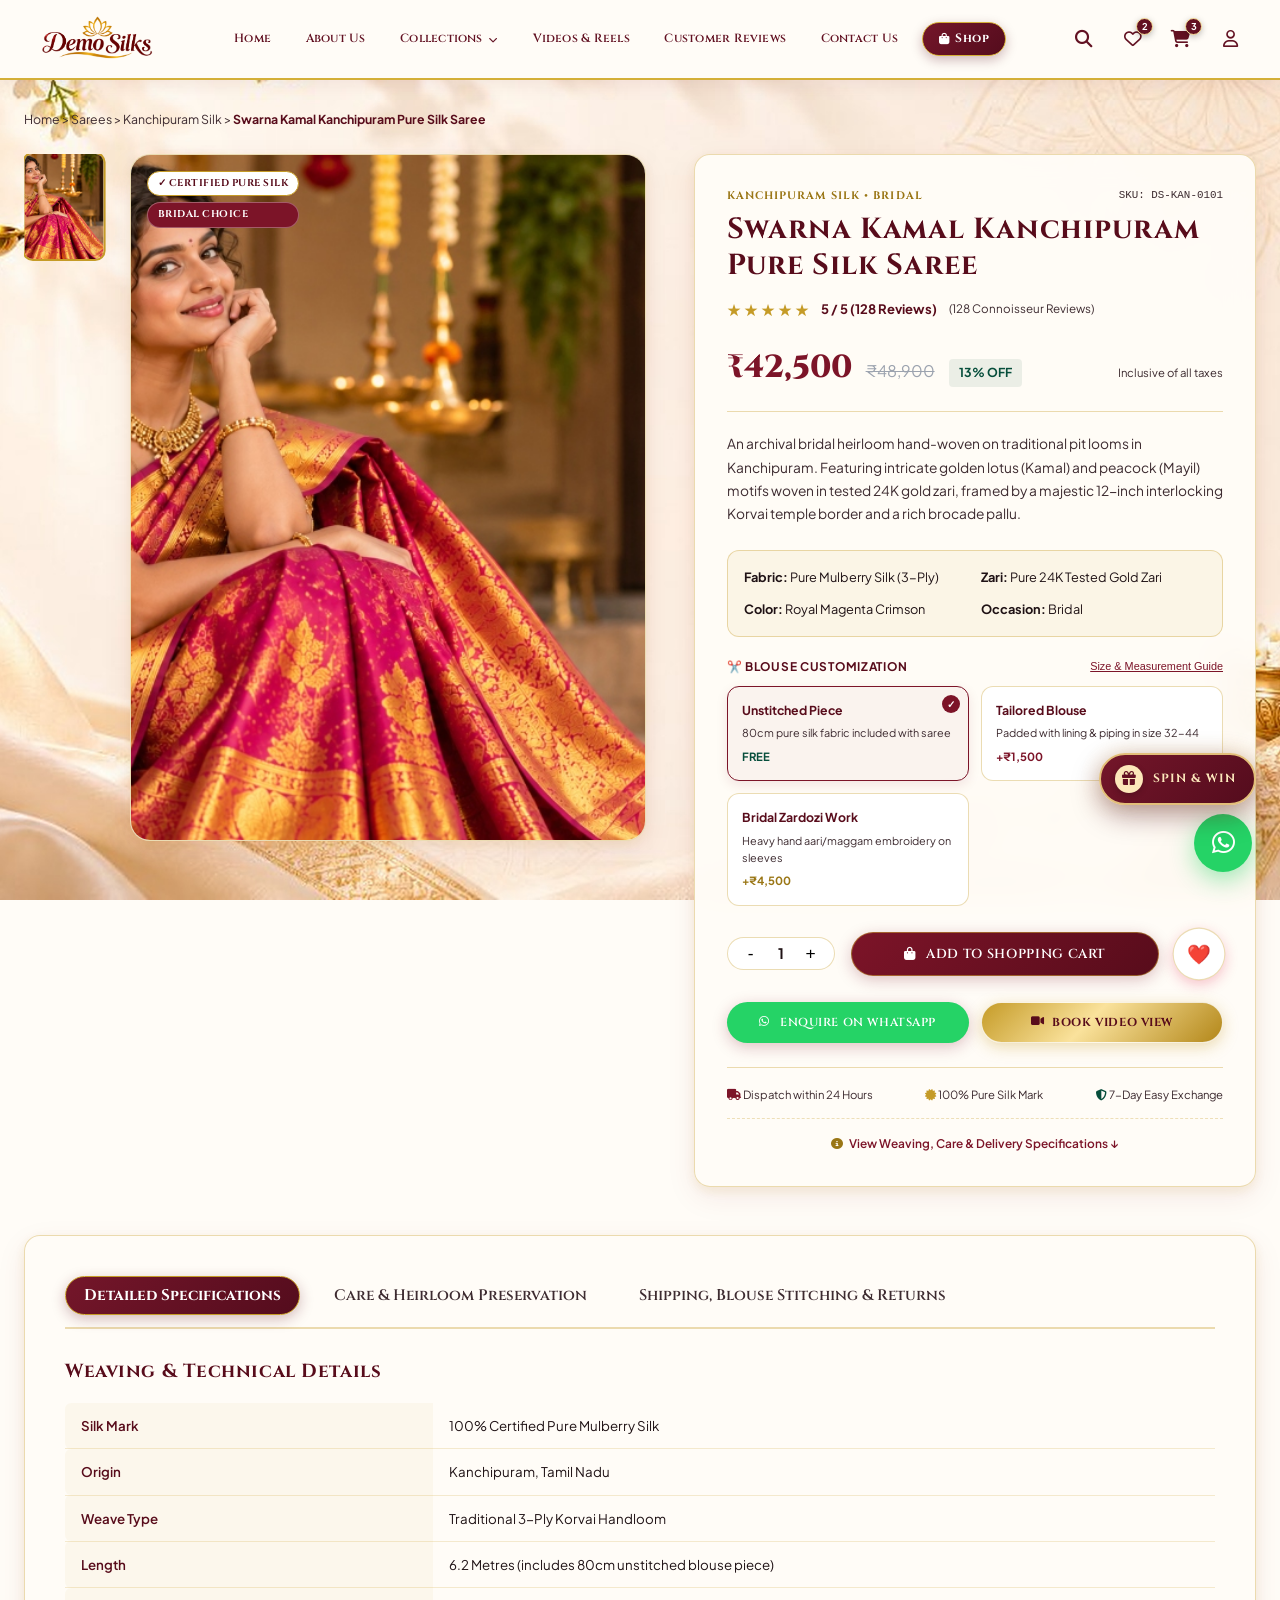
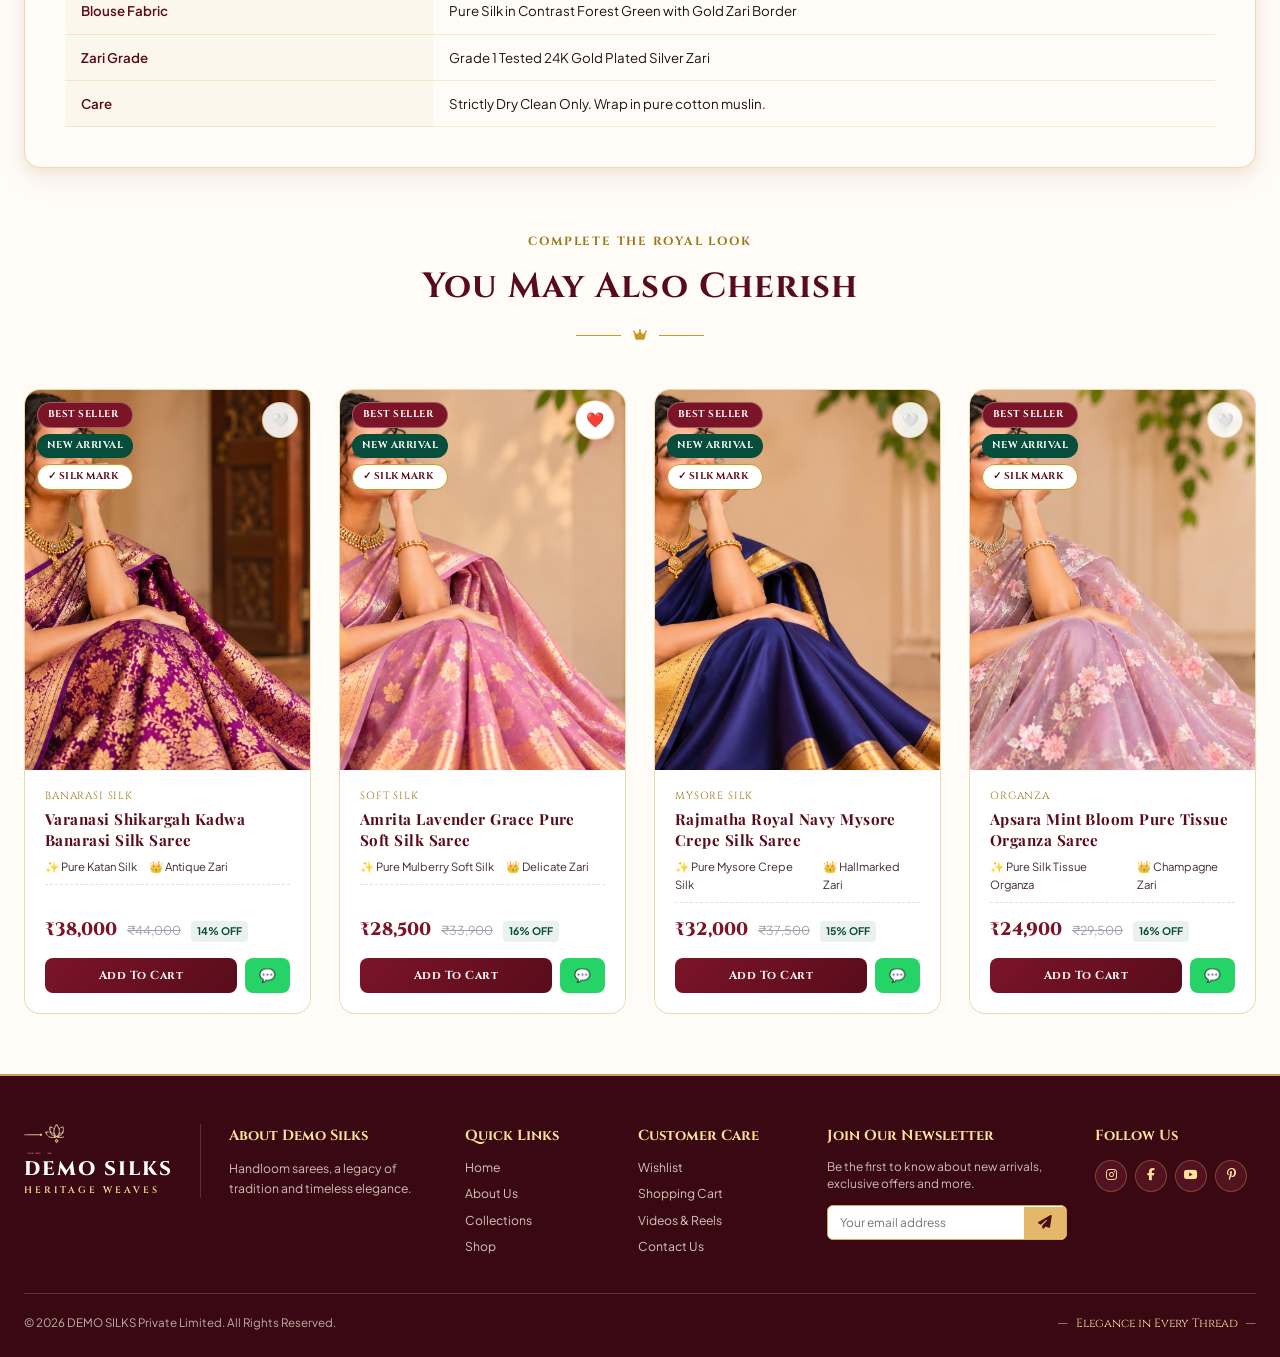
<file: product-details.html>
<!DOCTYPE html>
<html lang="en">
<head>
  <meta charset="UTF-8">
  <meta name="viewport" content="width=device-width, initial-scale=1.0">
  <title>Product Details | Handloom Silk Saree | DEMO SILKS</title>
  <link rel="stylesheet" href="assets/css/style.css">
  <link rel="stylesheet" href="assets/css/spin-wheel.css">
  <link rel="stylesheet" href="https://cdnjs.cloudflare.com/ajax/libs/font-awesome/6.4.0/css/all.min.css">
</head>
<body style="background-image: url('assets/images/bg-luxury.jpg'); background-size: cover; background-position: center center; background-repeat: no-repeat; background-attachment: fixed; background-color: #fffcf7;">

  

          <!-- ROYAL LUXURY FULL-WIDTH NAVIGATION BAR (PURE CLEAN DESIGN - NO OVERLAYS) -->
    <!-- ROYAL LUXURY FULL-WIDTH NAVIGATION BAR -->
  <header class="main-header" id="mainHeader">
    <div class="nav-fullwidth-container">
      <!-- 1. Brand Logo -->
      <a href="index.html" class="nav-brand-logo" title="Demo Silks Royal Heritage Weaves">
        <img src="assets/images/navbar-logo-clean.png" alt="Demo Silks" class="nav-logo-img">
      </a>

      <!-- 2. Navigation Menu Items (Single Horizontal Row) -->
      <nav class="nav-menu-wrapper">
        <ul class="nav-menu-royal">
          <li class="nav-item-royal">
            <a href="index.html" class="nav-link-royal">Home</a>
          </li>
          <li class="nav-item-royal">
            <a href="about.html" class="nav-link-royal">About Us</a>
          </li>
          <li class="nav-item-royal has-dropdown">
            <a href="collections.html" class="nav-link-royal">Collections <i class="fa-solid fa-chevron-down nav-chevron"></i></a>
            <div class="nav-dropdown">
              <a href="collections.html#kanchipuram">Kanchipuram Silk</a>
              <a href="collections.html#banarasi">Banarasi Silk</a>
              <a href="collections.html#softsilk">Soft Silk</a>
              <a href="collections.html#mysoresilk">Mysore Silk</a>
              <a href="collections.html#organza">Organza</a>
              <div class="dropdown-divider"></div>
              <a href="collections.html" class="dropdown-highlight">Explore All Collections →</a>
            </div>
          </li>
          <li class="nav-item-royal">
            <a href="videos.html" class="nav-link-royal">Videos & Reels</a>
          </li>
          <li class="nav-item-royal">
            <a href="reviews.html" class="nav-link-royal">Customer Reviews</a>
          </li>
          <li class="nav-item-royal">
            <a href="contact.html" class="nav-link-royal">Contact Us</a>
          </li>
          <li class="nav-item-royal">
            <a href="shop.html" class="nav-btn-shop" title="Shop All Sarees">
              <i class="fa-solid fa-bag-shopping"></i> Shop
            </a>
          </li>
        </ul>
      </nav>

      <!-- 3. Right Action Icons -->
      <div class="nav-actions-royal">
        <button type="button" class="royal-icon-btn" onclick="openSearchModal()" title="Search Sarees">
          <i class="fa-solid fa-magnifying-glass"></i>
        </button>
        <a href="wishlist.html" class="royal-icon-btn" title="Saved Wishlist">
          <i class="fa-regular fa-heart"></i>
          <span class="badge-pill wish-badge">2</span>
        </a>
        <a href="cart.html" class="royal-icon-btn" title="Shopping Cart">
          <i class="fa-solid fa-cart-shopping"></i>
          <span class="badge-pill cart-badge">3</span>
        </a>
        <a href="contact.html" class="royal-icon-btn" title="Account / Concierge">
          <i class="fa-regular fa-user"></i>
        </a>
        <button type="button" class="mobile-menu-btn" onclick="toggleMobileNav()" aria-label="Toggle Navigation">
          <i class="fa-solid fa-bars"></i>
        </button>
      </div>
    </div>
  </header>

  <!-- Mobile Drawer Menu -->
  <div id="mobileMenu" class="mobile-nav-drawer" style="display:none;">
    <ul class="mobile-nav-list">
      <li><a href="index.html">Home</a></li>
      <li><a href="about.html">About Us</a></li>
      <li><a href="collections.html">Collections</a></li>
      <li><a href="videos.html">Videos & Reels</a></li>
      <li><a href="reviews.html">Customer Reviews</a></li>
      <li><a href="contact.html">Contact Us</a></li>
      <li style="margin-top:6px;">
        <a href="shop.html" class="nav-btn-shop mobile-shop-btn">
          <i class="fa-solid fa-bag-shopping"></i> Shop All Sarees →
        </a>
      </li>
    </ul>
  </div>

  <!-- Product Breadcrumb & Details Main Container -->
  <div class="container" style="padding-top: 30px;">
    <!-- Breadcrumb -->
    <div style="font-size: 0.85rem; color: var(--color-text-muted); margin-bottom: 24px;">
      <a href="index.html">Home</a> &gt; 
      <a href="shop.html">Sarees</a> &gt; 
      <span id="breadcrumbCategory">Kanjivaram</span> &gt; 
      <strong id="breadcrumbTitle" style="color:var(--color-maroon-dark);">Swarna Kamal Kanjivaram</strong>
    </div>

    <!-- Product Details Main 2-Column Grid -->
    <div class="product-details-grid">
      <!-- Left: Interactive Gallery -->
      <div class="product-gallery">
        <div id="thumbColumn" class="thumbnail-column">
          <!-- Thumbnails rendered by JS -->
        </div>
        <div class="main-preview-frame">
          <img id="mainProductImg" src="" alt="Saree Preview" class="main-preview-image">
          <div style="position:absolute; top:16px; left:16px; display:flex; flex-direction:column; gap:6px;">
            <span class="badge-tag badge-silkmark">✓ Certified Pure Silk</span>
            <span class="badge-tag badge-bestseller">Bridal Choice</span>
          </div>
        </div>
      </div>

      <!-- Right: Product Info & Actions -->
      <div class="product-info-panel">
        <div class="royal-card product-info-card">
          <div style="display:flex; justify-content:space-between; align-items:flex-start; margin-bottom:8px;">
            <span id="pCategoryBadge" style="font-size:0.75rem; font-family:var(--font-royal); font-weight:700; color:var(--color-gold-dark); text-transform:uppercase; letter-spacing:0.1em;">
              KANJIVARAM SILK
            </span>
            <span id="pSku" style="font-size:0.75rem; color:var(--color-text-muted); font-family:monospace;">
              SKU: DS-KAN-0101
            </span>
          </div>

          <h1 id="pTitle" style="font-size:2rem; line-height:1.25; margin-bottom:12px; color:var(--color-maroon-dark);">
            Swarna Kamal Kanjivaram Pure Silk Saree
          </h1>

          <!-- Reviews Rating Stars -->
          <div style="display:flex; align-items:center; gap:12px; margin-bottom:20px; font-size:0.9rem;">
            <div style="color:var(--color-gold); font-size:1.1rem;">★ ★ ★ ★ ★</div>
            <span id="pRatingText" style="font-weight:700; color:var(--color-maroon-dark);">4.9 / 5</span>
            <span style="color:var(--color-text-muted); font-size:0.8rem;">(128 Connoisseur Reviews)</span>
          </div>

          <!-- Price Row -->
          <div class="p-price-row">
            <span id="pPrice" style="font-family:var(--font-royal); font-size:2.2rem; font-weight:800; color:var(--color-primary-maroon);">₹42,500</span>
            <span id="pOriginalPrice" style="font-size:1.1rem; color:#9ca3af; text-decoration:line-through;">₹48,900</span>
            <span id="pDiscount" class="saree-discount-badge" style="font-size:0.85rem; padding:4px 10px;">13% OFF</span>
            <span style="font-size:0.78rem; color:var(--color-text-muted); margin-left:auto;">Inclusive of all taxes</span>
          </div>

          <!-- Narrative Description -->
          <p id="pDescription" style="color:var(--color-text-muted); font-size:0.95rem; line-height:1.7; margin-bottom:24px;">
            An ethereal heirloom woven by master weavers of Kanchipuram. Featuring intricate golden lotus (Kamal) and mayil (peacock) motifs on royal crimson red silk, framed by a majestic 12-inch korvai zari temple border.
          </p>

          <!-- Color & Fabric Highlights Box -->
          <div class="p-highlights-grid">
            <div><strong>Fabric:</strong> <span id="pFabric">Pure Mulberry Silk</span></div>
            <div><strong>Zari:</strong> <span id="pZari">Tested 24K Gold Zari</span></div>
            <div><strong>Color:</strong> <span id="pColor">Crimson Red</span></div>
            <div><strong>Occasion:</strong> <span id="pOccasion">Bridal Muhurtham</span></div>
          </div>

          <!-- Blouse Stitching & Customization Picker -->
          <div style="margin-bottom: 24px;">
            <div style="display:flex; justify-content:space-between; align-items:center; margin-bottom:8px;">
              <label style="font-size:0.82rem; font-weight:700; color:var(--color-maroon-dark); text-transform:uppercase; letter-spacing:0.06em;">
                ✂️ Blouse Customization
              </label>
              <button type="button" onclick="openMeasurementGuide()" style="background:none; border:none; color:var(--color-primary-maroon); font-size:0.75rem; text-decoration:underline; cursor:pointer;">
                Size & Measurement Guide
              </button>
            </div>

            <div class="blouse-options-grid">
              <div class="blouse-option-card selected" onclick="selectBlouseOption('unstitched', 0, this)">
                <div style="font-weight:700; font-size:0.85rem; color:var(--color-maroon-dark); margin-bottom:4px;">Unstitched Piece</div>
                <div style="font-size:0.75rem; color:var(--color-text-muted);">80cm pure silk fabric included with saree</div>
                <div style="font-size:0.78rem; color:var(--color-emerald); font-weight:700; margin-top:6px;">FREE</div>
              </div>

              <div class="blouse-option-card" onclick="selectBlouseOption('standard', 1500, this)">
                <div style="font-weight:700; font-size:0.85rem; color:var(--color-maroon-dark); margin-bottom:4px;">Tailored Blouse</div>
                <div style="font-size:0.75rem; color:var(--color-text-muted);">Padded with lining & piping in size 32-44</div>
                <div style="font-size:0.78rem; color:var(--color-primary-maroon); font-weight:700; margin-top:6px;">+₹1,500</div>
              </div>

              <div class="blouse-option-card" onclick="selectBlouseOption('maggam', 4500, this)">
                <div style="font-weight:700; font-size:0.85rem; color:var(--color-maroon-dark); margin-bottom:4px;">Bridal Zardozi Work</div>
                <div style="font-size:0.75rem; color:var(--color-text-muted);">Heavy hand aari/maggam embroidery on sleeves</div>
                <div style="font-size:0.78rem; color:var(--color-gold-dark); font-weight:700; margin-top:6px;">+₹4,500</div>
              </div>
            </div>

            <!-- Tailoring Size Selector (Appears if tailored/maggam selected) -->
            <div id="tailoringSizeRow" style="display:none; margin-top:12px; background:rgba(255,255,255,0.7); border:1px solid var(--color-gold-border); border-radius:10px; padding:12px; font-size:0.82rem;">
              <div style="display:grid; grid-template-columns:1fr 1fr; gap:10px;">
                <div>
                  <label style="display:block; font-weight:600; margin-bottom:4px;">Bust Size (Inches):</label>
                  <select id="blouseBustSize" style="width:100%; padding:6px 10px; border-radius:6px; border:1px solid var(--color-gold-border); background:#fff;">
                    <option>Size 32 (XS)</option>
                    <option>Size 34 (S)</option>
                    <option selected>Size 36 (M)</option>
                    <option>Size 38 (L)</option>
                    <option>Size 40 (XL)</option>
                    <option>Size 42 (2XL)</option>
                    <option>Size 44 (3XL)</option>
                  </select>
                </div>
                <div>
                  <label style="display:block; font-weight:600; margin-bottom:4px;">Neckline Design:</label>
                  <select id="blouseNeckStyle" style="width:100%; padding:6px 10px; border-radius:6px; border:1px solid var(--color-gold-border); background:#fff;">
                    <option>Royal Sweetheart Neck</option>
                    <option>Classic Round Neck</option>
                    <option>Regal Boat Neck</option>
                    <option>Deep U with Dori & Latkans</option>
                  </select>
                </div>
              </div>
            </div>
          </div>

          <!-- Quantity & Action Buttons -->
          <div class="p-action-row">
            <div style="display:flex; align-items:center; border:1px solid var(--color-gold-border); border-radius:30px; background:#fff; padding:4px 8px;">
              <button onclick="changeQty(-1)" style="border:none; background:none; font-size:1.2rem; width:30px; cursor:pointer;">-</button>
              <span id="pQty" style="width:30px; text-align:center; font-weight:700;">1</span>
              <button onclick="changeQty(1)" style="border:none; background:none; font-size:1.2rem; width:30px; cursor:pointer;">+</button>
            </div>

            <button id="btnAddToCartMain" class="btn-royal-primary" style="flex:1;">
              <i class="fa-solid fa-bag-shopping"></i> Add To Shopping Cart
            </button>

            <button id="btnWishlistMain" class="saree-wish-btn" style="position:static; width:48px; height:48px; font-size:1.2rem;" title="Add to Wishlist">
              🤍
            </button>
          </div>

          <!-- WhatsApp Enquiry & Video Shopping Buttons -->
          <div class="p-enquiry-row">
            <button id="btnWhatsAppEnquire" class="btn-royal-primary" style="background:#25d366; border:none; font-size:0.8rem; padding:12px;">
              <i class="fa-brands fa-whatsapp"></i> Enquire on WhatsApp
            </button>
            <button onclick="DemoStore.openWhatsApp('Hello! I would like to schedule a Live Video Drape view for this saree.')" class="btn-royal-gold" style="font-size:0.8rem; padding:12px;">
              <i class="fa-solid fa-video"></i> Book Video View
            </button>
          </div>

          <!-- Trust Badges -->
          <div class="p-trust-badges">
            <div><i class="fa-solid fa-truck" style="color:var(--color-primary-maroon);"></i> Dispatch within 24 Hours</div>
            <div><i class="fa-solid fa-certificate" style="color:var(--color-gold);"></i> 100% Pure Silk Mark</div>
            <div><i class="fa-solid fa-shield-halved" style="color:var(--color-emerald);"></i> 7-Day Easy Exchange</div>
          </div>

          <!-- Quick Jump To Specifications -->
          <div style="margin-top:14px; padding-top:12px; border-top:1px dashed rgba(197, 155, 39, 0.3); text-align:center;">
            <a href="#specsSection" style="font-size:0.82rem; color:var(--color-primary-maroon); font-weight:600; text-decoration:none; display:inline-flex; align-items:center; gap:6px; transition:var(--transition);">
              <i class="fa-solid fa-circle-info" style="color:var(--color-gold-dark);"></i> View Weaving, Care & Delivery Specifications ↓
            </a>
          </div>
        </div>
      </div>
    </div>

    <!-- Tabbed Specifications & Saree Care -->
    <section id="specsSection" class="royal-card product-specs-section" style="padding:40px; margin-bottom:60px;">
      <div class="product-specs-tabs-header">
        <button class="product-spec-tab-btn active" onclick="switchTab('specsTab', this)">
          Detailed Specifications
        </button>
        <button class="product-spec-tab-btn" onclick="switchTab('careTab', this)">
          Care & Heirloom Preservation
        </button>
        <button class="product-spec-tab-btn" onclick="switchTab('deliveryTab', this)">
          Shipping, Blouse Stitching & Returns
        </button>
      </div>

      <!-- Tab 1: Specifications -->
      <div id="specsTab">
        <h3 style="font-size:1.3rem; color:var(--color-maroon-dark); margin-bottom:16px;">Weaving & Technical Details</h3>
        <table id="specsTable" class="product-specs-table">
          <!-- Filled by JS -->
        </table>
      </div>

      <!-- Tab 2: Care Instructions -->
      <div id="careTab" style="display:none;">
        <h3 style="font-size:1.3rem; color:var(--color-maroon-dark); margin-bottom:16px;">How To Preserve Your Heirloom</h3>
        <ul style="list-style:disc; margin-left:24px; line-height:2; color:var(--color-text-muted); font-size:0.95rem;">
          <li><strong>Dry Clean Only:</strong> Never machine wash or soak your pure silk handloom saree in water.</li>
          <li><strong>Muslin Wrap:</strong> Always wrap the saree in breathable pure cotton or unbleached muslin fabric (included complimentary with your order).</li>
          <li><strong>Air Circulation:</strong> Unfold and air your silk saree in shade every 4 to 6 months to prevent creasing along fold lines.</li>
          <li><strong>Zari Protection:</strong> Do not spray perfume, hairspray, or deodorants directly onto gold or silver zari threads.</li>
          <li><strong>Ironing:</strong> Always iron on the reverse side using medium-low heat or steam through a protective cotton cloth.</li>
        </ul>
      </div>

      <!-- Tab 3: Shipping & Custom Blouse -->
      <div id="deliveryTab" style="display:none;">
        <h3 style="font-size:1.3rem; color:var(--color-maroon-dark); margin-bottom:16px;">Delivery & Custom Tailoring</h3>
        <div class="delivery-tab-grid">
          <div>
            <h4 style="color:var(--color-maroon-dark); margin-bottom:8px;">Express Shipping</h4>
            <p>Pan-India orders are dispatched via BlueDart/DTDC Air Express within 24 to 48 hours (delivery in 2-4 business days). International deliveries via DHL Express take 4 to 6 business days worldwide.</p>
          </div>
          <div>
            <h4 style="color:var(--color-maroon-dark); margin-bottom:8px;">Custom Blouse Stitching & Fall/Pico</h4>
            <p>Every saree comes with an unstitched matching blouse piece. We offer custom bridal blouse designing, hand zardozi embroidery, and fall/pico service upon request via WhatsApp.</p>
          </div>
        </div>
      </div>
    </section>

    <!-- Related Sarees Section -->
    <div style="margin-bottom:60px;">
      <div class="section-header">
        <span class="section-tag">Complete The Royal Look</span>
        <h2 class="section-title">You May Also Cherish</h2>
        <div class="section-divider">
          <span></span><i class="fa-solid fa-crown"></i><span></span>
        </div>
      </div>
      <div id="relatedSareesGrid" class="products-grid">
        <!-- Rendered by JS -->
      </div>
    </div>
  </div>

  <!-- Master Royal Footer (Exact Match to Reference Image) -->
  <footer class="vnila-site-footer" style="background: #3a0813; color: #d6c6b8; padding: 48px 0 24px; border-top: 2px solid #cfa052;">
    <div class="container">
      <div class="vnila-footer-grid">
        
        <!-- Col 1: Brand Logo -->
        <div style="padding-right: 18px; border-right: 1px solid rgba(212, 167, 91, 0.25); display: flex; flex-direction: column; align-items: flex-start;">
          <img src="assets/images/spin-win-top-lotus-clean.png" alt="Lotus Logo" style="height: 30px; margin-bottom: 6px; filter: brightness(1.2);">
          <div style="font-family:'Cinzel', serif; font-size:1.35rem; font-weight:800; letter-spacing:2px; color:#ffffff; line-height:1;">DEMO SILKS</div>
          <div style="font-family:'Cinzel', serif; font-size:0.65rem; font-weight:600; letter-spacing:3px; color:#fae29c; margin-top:3px;">HERITAGE WEAVES</div>
        </div>

        <!-- Col 2: About Demo Silks -->
        <div>
          <h4 style="font-family:'Cinzel', serif; font-size:1rem; font-weight:700; color:#fae29c; margin:0 0 10px;">About Demo Silks</h4>
          <p style="font-size:0.84rem; color:#cfbeb0; line-height:1.65; margin:0;">
            Handloom sarees, a legacy of tradition and timeless elegance.
          </p>
        </div>

        <!-- Col 3: Quick Links -->
        <div>
          <h4 style="font-family:'Cinzel', serif; font-size:1rem; font-weight:700; color:#fae29c; margin:0 0 10px;">Quick Links</h4>
          <ul style="list-style:none; padding:0; margin:0; display:flex; flex-direction:column; gap:7px; font-size:0.84rem;">
            <li><a href="index.html" style="color:#d6c6b8; text-decoration:none;" onmouseover="this.style.color='#fae29c'" onmouseout="this.style.color='#d6c6b8'">Home</a></li>
            <li><a href="about.html" style="color:#d6c6b8; text-decoration:none;" onmouseover="this.style.color='#fae29c'" onmouseout="this.style.color='#d6c6b8'">About Us</a></li>
            <li><a href="collections.html" style="color:#d6c6b8; text-decoration:none;" onmouseover="this.style.color='#fae29c'" onmouseout="this.style.color='#d6c6b8'">Collections</a></li>
            <li><a href="shop.html" style="color:#d6c6b8; text-decoration:none;" onmouseover="this.style.color='#fae29c'" onmouseout="this.style.color='#d6c6b8'">Shop</a></li>
          </ul>
        </div>

        <!-- Col 4: Customer Care -->
        <div>
          <h4 style="font-family:'Cinzel', serif; font-size:1rem; font-weight:700; color:#fae29c; margin:0 0 10px;">Customer Care</h4>
          <ul style="list-style:none; padding:0; margin:0; display:flex; flex-direction:column; gap:7px; font-size:0.84rem;">
            <li><a href="wishlist.html" style="color:#d6c6b8; text-decoration:none;" onmouseover="this.style.color='#fae29c'" onmouseout="this.style.color='#d6c6b8'">Wishlist</a></li>
            <li><a href="cart.html" style="color:#d6c6b8; text-decoration:none;" onmouseover="this.style.color='#fae29c'" onmouseout="this.style.color='#d6c6b8'">Shopping Cart</a></li>
            <li><a href="videos.html" style="color:#d6c6b8; text-decoration:none;" onmouseover="this.style.color='#fae29c'" onmouseout="this.style.color='#d6c6b8'">Videos & Reels</a></li>
            <li><a href="contact.html" style="color:#d6c6b8; text-decoration:none;" onmouseover="this.style.color='#fae29c'" onmouseout="this.style.color='#d6c6b8'">Contact Us</a></li>
          </ul>
        </div>

        <!-- Col 5: Join Our Newsletter -->
        <div>
          <h4 style="font-family:'Cinzel', serif; font-size:1rem; font-weight:700; color:#fae29c; margin:0 0 10px;">Join Our Newsletter</h4>
          <p style="font-size:0.82rem; color:#cfbeb0; line-height:1.5; margin:0 0 12px;">
            Be the first to know about new arrivals, exclusive offers and more.
          </p>
          <form onsubmit="event.preventDefault(); DemoStore.showToast('✨ Thank you for subscribing to DEMO SILKS!'); this.reset();" style="display:flex; align-items:center; background:#ffffff; border-radius:6px; overflow:hidden; border:1px solid #d4a75b;">
            <input type="email" placeholder="Your email address" required style="flex:1; border:none; outline:none; padding:9px 12px; font-size:0.82rem; font-family:'Plus Jakarta Sans', sans-serif; color:#333;">
            <button type="submit" style="background:#e5b869; border:none; color:#4a0e1c; padding:9px 14px; font-size:0.95rem; cursor:pointer; display:flex; align-items:center; justify-content:center; transition:background 0.2s;" onmouseover="this.style.background='#f3c97e'" onmouseout="this.style.background='#e5b869'">
              <i class="fa-solid fa-paper-plane"></i>
            </button>
          </form>
        </div>

        <!-- Col 6: Follow Us -->
        <div>
          <h4 style="font-family:'Cinzel', serif; font-size:1rem; font-weight:700; color:#fae29c; margin:0 0 12px;">Follow Us</h4>
          <div style="display:flex; gap:8px;">
            <a href="https://instagram.com" target="_blank" style="width:32px; height:32px; border-radius:50%; background:#52121f; border:1px solid rgba(212, 167, 91, 0.35); color:#fae29c; display:flex; align-items:center; justify-content:center; font-size:0.85rem; text-decoration:none; transition:all 0.2s;" onmouseover="this.style.background='#e5b869'; this.style.color='#4a0e1c';" onmouseout="this.style.background='#52121f'; this.style.color='#fae29c';"><i class="fa-brands fa-instagram"></i></a>
            <a href="https://facebook.com" target="_blank" style="width:32px; height:32px; border-radius:50%; background:#52121f; border:1px solid rgba(212, 167, 91, 0.35); color:#fae29c; display:flex; align-items:center; justify-content:center; font-size:0.85rem; text-decoration:none; transition:all 0.2s;" onmouseover="this.style.background='#e5b869'; this.style.color='#4a0e1c';" onmouseout="this.style.background='#52121f'; this.style.color='#fae29c';"><i class="fa-brands fa-facebook-f"></i></a>
            <a href="https://youtube.com" target="_blank" style="width:32px; height:32px; border-radius:50%; background:#52121f; border:1px solid rgba(212, 167, 91, 0.35); color:#fae29c; display:flex; align-items:center; justify-content:center; font-size:0.85rem; text-decoration:none; transition:all 0.2s;" onmouseover="this.style.background='#e5b869'; this.style.color='#4a0e1c';" onmouseout="this.style.background='#52121f'; this.style.color='#fae29c';"><i class="fa-brands fa-youtube"></i></a>
            <a href="https://pinterest.com" target="_blank" style="width:32px; height:32px; border-radius:50%; background:#52121f; border:1px solid rgba(212, 167, 91, 0.35); color:#fae29c; display:flex; align-items:center; justify-content:center; font-size:0.85rem; text-decoration:none; transition:all 0.2s;" onmouseover="this.style.background='#e5b869'; this.style.color='#4a0e1c';" onmouseout="this.style.background='#52121f'; this.style.color='#fae29c';"><i class="fa-brands fa-pinterest-p"></i></a>
          </div>
        </div>

      </div>

      <!-- Bottom Bar -->
      <div style="display:flex; justify-content:space-between; align-items:center; padding-top:20px; font-size:0.8rem; color:#bfaea0; flex-wrap:wrap; gap:12px;">
        <div>© 2026 DEMO SILKS Private Limited. All Rights Reserved.</div>
        <div style="display:flex; align-items:center; gap:8px; color:#fae29c; font-family:'Cinzel', serif; font-size:0.82rem;">
          <span>—</span>
          <span>Elegance in Every Thread</span>
          <span>—</span>
        </div>
      </div>
    </div>
  </footer>

  <script src="assets/js/products-data.js"></script>
  <script src="assets/js/main.js"></script>
  <script src="assets/js/spin-wheel.js"></script>
  <script>
    let currentQty = 1;
    let currentProduct = null;

    document.addEventListener('DOMContentLoaded', () => {
      renderGlobalComponents('details');

      const params = new URLSearchParams(window.location.search);
      const prodId = parseInt(params.get('id')) || 1;
      currentProduct = SAREE_PRODUCTS.find(p => p.id === prodId) || SAREE_PRODUCTS[0];

      loadProductDetails(currentProduct);
    });

    function loadProductDetails(p) {
      document.title = `${p.name} | DEMO SILKS`;
      document.getElementById('breadcrumbCategory').textContent = p.categoryName;
      document.getElementById('breadcrumbTitle').textContent = p.name;
      document.getElementById('pCategoryBadge').textContent = `${p.categoryName} • ${p.occasion}`;
      document.getElementById('pSku').textContent = `SKU: ${p.sku}`;
      document.getElementById('pTitle').textContent = p.name;
      document.getElementById('pRatingText').textContent = `${p.rating} / 5 (${p.reviewsCount} Reviews)`;
      document.getElementById('pPrice').textContent = DemoStore.formatPrice(p.price);
      document.getElementById('pOriginalPrice').textContent = DemoStore.formatPrice(p.originalPrice);
      document.getElementById('pDiscount').textContent = `${p.discountPercent}% OFF`;
      document.getElementById('pDescription').textContent = p.description;
      document.getElementById('pFabric').textContent = p.fabric;
      document.getElementById('pZari').textContent = p.zari;
      document.getElementById('pColor').textContent = p.color;
      document.getElementById('pOccasion').textContent = p.occasion;

      // Gallery Images
      const mainImg = document.getElementById('mainProductImg');
      mainImg.src = p.images[0];

      const thumbCol = document.getElementById('thumbColumn');
      thumbCol.innerHTML = p.images.map((img, idx) => `
        <div class="thumb-item ${idx === 0 ? 'active' : ''}" onclick="selectThumb('${img}', this)">
          <img src="${img}" alt="${p.name}">
        </div>
      `).join('');

      // Specs Table
      const specsTable = document.getElementById('specsTable');
      specsTable.innerHTML = Object.entries(p.specs).map(([key, val]) => `
        <tr>
          <td>${key}</td>
          <td>${val}</td>
        </tr>
      `).join('');

      // Buttons Action setup
      document.getElementById('btnAddToCartMain').onclick = () => {
        let note = "Unstitched matching blouse piece";
        if (selectedBlouseType !== 'unstitched') {
          const sz = document.getElementById('blouseBustSize').value;
          const nk = document.getElementById('blouseNeckStyle').value;
          note = `${selectedBlouseType === 'maggam' ? 'Bridal Zardozi Blouse' : 'Tailored Blouse'} (${sz}, ${nk})`;
        }
        DemoStore.addToCart(p.id, currentQty, note);
      };

      const wishBtn = document.getElementById('btnWishlistMain');
      wishBtn.dataset.id = p.id;
      wishBtn.onclick = (e) => handleWishlistClick(e, p.id);

      document.getElementById('btnWhatsAppEnquire').onclick = () => {
        DemoStore.openProductWhatsApp(p.id);
      };

      // Related products (same category or others)
      const related = SAREE_PRODUCTS.filter(item => item.id !== p.id).slice(0, 4);
      document.getElementById('relatedSareesGrid').innerHTML = related.map(item => createSareeCardHTML(item)).join('');

      DemoStore.updateBadges();
    }

    let selectedBlouseType = 'unstitched';
    let blouseExtraCost = 0;

    function selectBlouseOption(type, cost, el) {
      selectedBlouseType = type;
      blouseExtraCost = cost;
      document.querySelectorAll('.blouse-option-card').forEach(c => c.classList.remove('selected'));
      el.classList.add('selected');

      const sizeRow = document.getElementById('tailoringSizeRow');
      if (type === 'unstitched') {
        sizeRow.style.display = 'none';
      } else {
        sizeRow.style.display = 'block';
      }

      // Update displayed price if extra cost
      if (currentProduct) {
        const totalUnit = currentProduct.price + cost;
        document.getElementById('pPrice').textContent = DemoStore.formatPrice(totalUnit);
      }
    }

    function openMeasurementGuide() {
      let modal = document.getElementById('measurementModal');
      if (!modal) {
        modal = document.createElement('div');
        modal.id = 'measurementModal';
        modal.className = 'modal-overlay';
        modal.innerHTML = `
          <div class="modal-content" style="max-width:550px;">
            <button class="modal-close-btn" onclick="document.getElementById('measurementModal').classList.remove('active')">✕</button>
            <h3 style="font-size:1.4rem; color:var(--color-maroon-dark); margin-bottom:12px;">Standard Saree Blouse Sizing</h3>
            <p style="font-size:0.85rem; color:var(--color-text-muted); margin-bottom:16px;">All our stitched blouses include 2-inch side seam margins for effortless alteration at home.</p>
            <table class="product-specs-table" style="font-size:0.85rem;">
              <tr style="background:rgba(197,155,39,0.15);">
                <th>Size</th><th>Bust (Inches)</th><th>Waist (Inches)</th><th>Armhole</th>
              </tr>
              <tr><td>Size 32 (XS)</td><td>32"</td><td>26"</td><td>14.5"</td></tr>
              <tr><td>Size 34 (S)</td><td>34"</td><td>28"</td><td>15.5"</td></tr>
              <tr><td>Size 36 (M)</td><td>36"</td><td>30"</td><td>16.5"</td></tr>
              <tr><td>Size 38 (L)</td><td>38"</td><td>32"</td><td>17.5"</td></tr>
              <tr><td>Size 40 (XL)</td><td>40"</td><td>34"</td><td>18.5"</td></tr>
              <tr><td>Size 42 (2XL)</td><td>42"</td><td>36"</td><td>19.5"</td></tr>
              <tr><td>Size 44 (3XL)</td><td>44"</td><td>38"</td><td>20.5"</td></tr>
            </table>
            <div style="margin-top:16px; text-align:center;">
              <button onclick="DemoStore.openWhatsApp('Hello! I would like to send my custom blouse measurements.')" class="btn-royal-primary" style="font-size:0.8rem; padding:8px 16px;">
                <i class="fa-brands fa-whatsapp"></i> Send Custom Measurements
              </button>
            </div>
          </div>
        `;
        document.body.appendChild(modal);
      }
      modal.classList.add('active');
    }

    function selectThumb(src, el) {
      document.getElementById('mainProductImg').src = src;
      document.querySelectorAll('.thumb-item').forEach(item => item.classList.remove('active'));
      el.classList.add('active');
    }

    function changeQty(delta) {
      currentQty = Math.max(1, currentQty + delta);
      document.getElementById('pQty').textContent = currentQty;
    }

    function switchTab(tabId, btn) {
      document.getElementById('specsTab').style.display = 'none';
      document.getElementById('careTab').style.display = 'none';
      document.getElementById('deliveryTab').style.display = 'none';
      document.getElementById(tabId).style.display = 'block';

      btn.parentElement.querySelectorAll('button').forEach(b => b.classList.remove('active'));
      btn.classList.add('active');
    }
  </script>
</body>
</html>
</file>
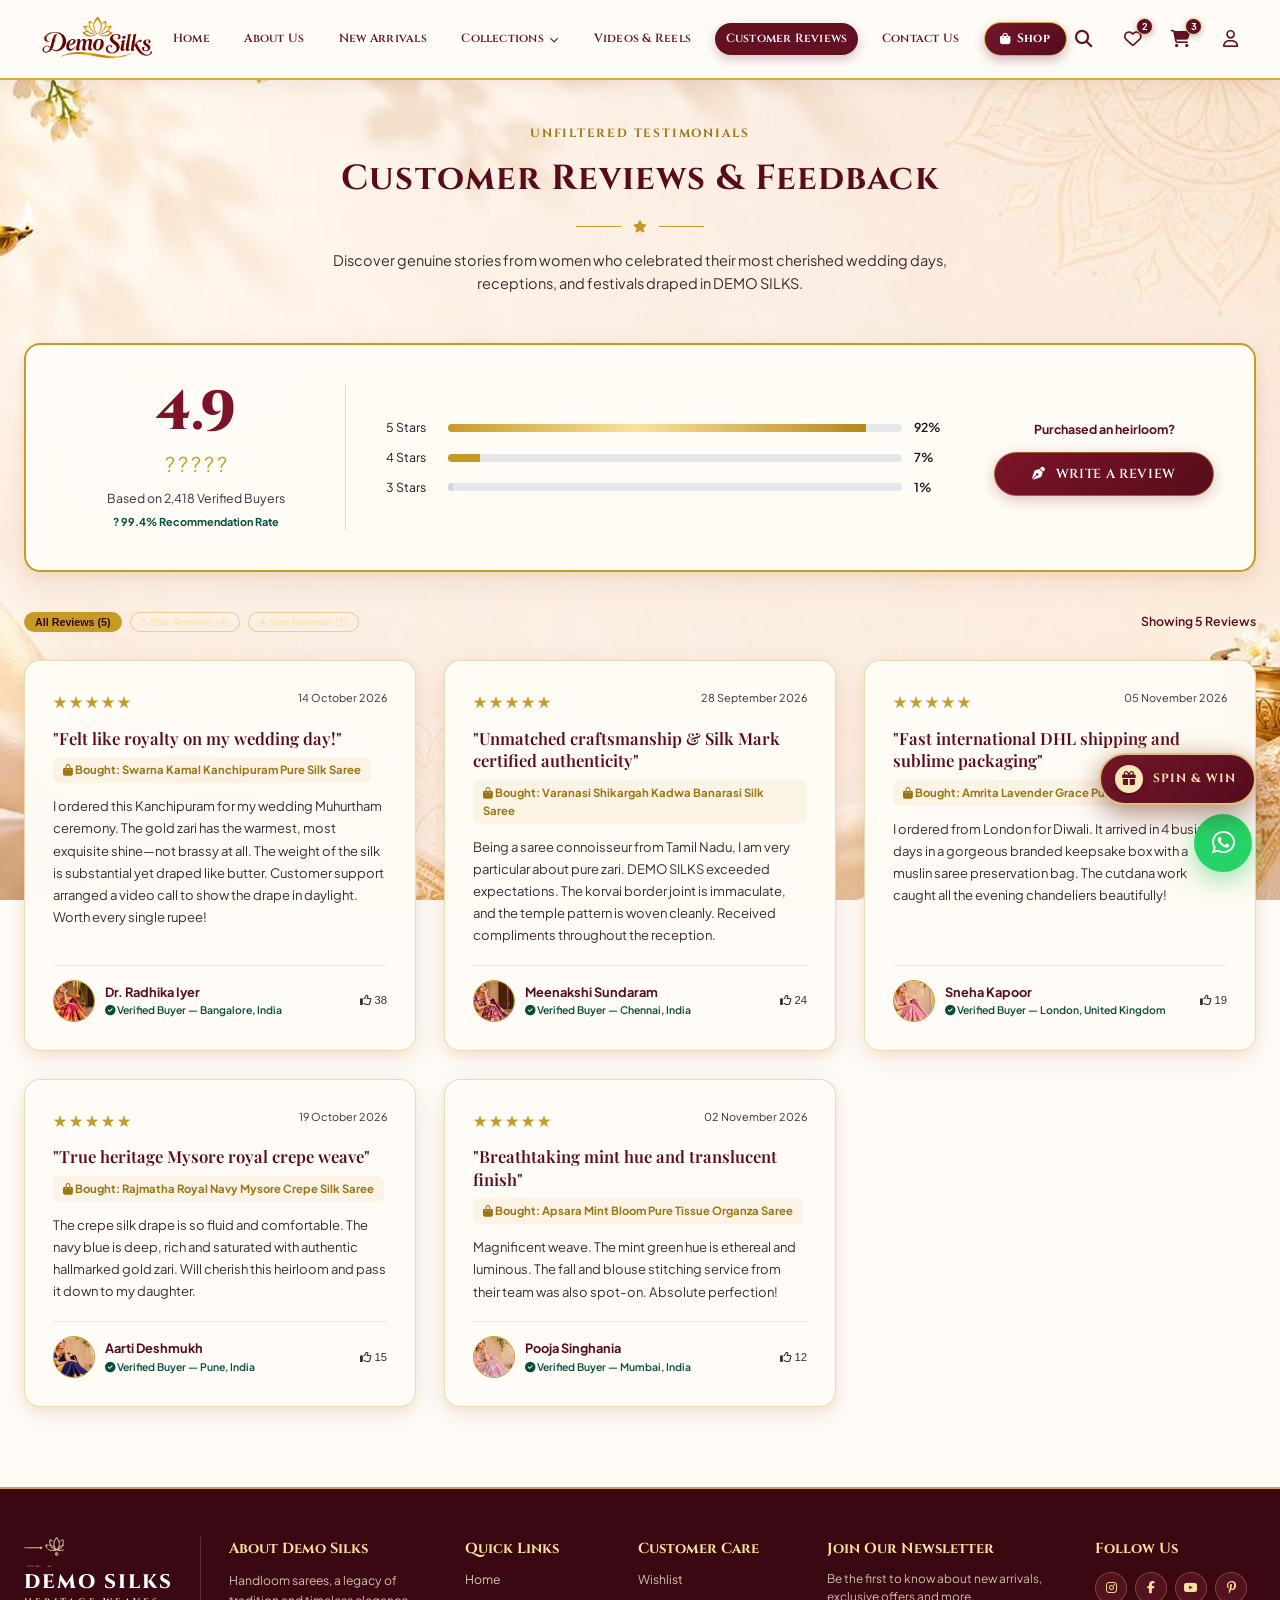
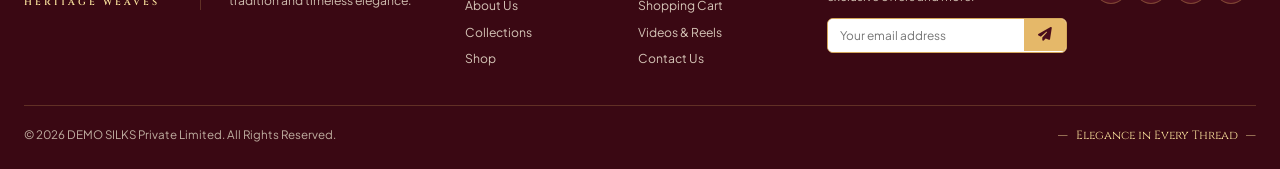
<file: reviews.html>
<!DOCTYPE html>
<html lang="en">
<head>
  <meta charset="UTF-8">
  <meta name="viewport" content="width=device-width, initial-scale=1.0">
  <title>Customer Reviews & Ratings | 4.9/5 Stars | DEMO SILKS</title>
  <link rel="stylesheet" href="assets/css/style.css">
  <link rel="stylesheet" href="assets/css/spin-wheel.css">
  <link rel="stylesheet" href="https://cdnjs.cloudflare.com/ajax/libs/font-awesome/6.4.0/css/all.min.css">
</head>
<body style="background-image: url('assets/images/bg-luxury.jpg'); background-size: cover; background-position: center center; background-repeat: no-repeat; background-attachment: fixed; background-color: #fffcf7;">

  

          <!-- ROYAL LUXURY FULL-WIDTH NAVIGATION BAR (PURE CLEAN DESIGN - NO OVERLAYS) -->
    <!-- ROYAL LUXURY FULL-WIDTH NAVIGATION BAR -->
  <header class="main-header" id="mainHeader">
    <div class="nav-fullwidth-container">
      <!-- 1. Brand Logo -->
      <a href="index.html" class="nav-brand-logo" title="Demo Silks Royal Heritage Weaves">
        <img src="assets/images/navbar-logo-clean.png" alt="Demo Silks" class="nav-logo-img">
      </a>

      <!-- 2. Navigation Menu Items (Single Horizontal Row) -->
      <nav class="nav-menu-wrapper">
        <ul class="nav-menu-royal">
          <li class="nav-item-royal">
            <a href="index.html" class="nav-link-royal">Home</a>
          </li>
          <li class="nav-item-royal">
            <a href="about.html" class="nav-link-royal">About Us</a>
          </li>
          <li class="nav-item-royal">
            <a href="new-arrivals.html" class="nav-link-royal">New Arrivals</a>
          </li>
          <li class="nav-item-royal has-dropdown">
            <a href="collections.html" class="nav-link-royal">Collections <i class="fa-solid fa-chevron-down nav-chevron"></i></a>
            <div class="nav-dropdown">
              <a href="collections.html#kanchipuram">Kanchipuram Silk</a>
              <a href="collections.html#banarasi">Banarasi Silk</a>
              <a href="collections.html#softsilk">Soft Silk</a>
              <a href="collections.html#mysoresilk">Mysore Silk</a>
              <a href="collections.html#organza">Organza</a>
              <div class="dropdown-divider"></div>
              <a href="collections.html" class="dropdown-highlight">Explore All Collections →</a>
            </div>
          </li>
          <li class="nav-item-royal">
            <a href="videos.html" class="nav-link-royal">Videos & Reels</a>
          </li>
          <li class="nav-item-royal">
            <a href="reviews.html" class="nav-link-royal active-pill">Customer Reviews</a>
          </li>
          <li class="nav-item-royal">
            <a href="contact.html" class="nav-link-royal">Contact Us</a>
          </li>
          <li class="nav-item-royal">
            <a href="shop.html" class="nav-btn-shop" title="Shop All Sarees">
              <i class="fa-solid fa-bag-shopping"></i> Shop
            </a>
          </li>
        </ul>
      </nav>

      <!-- 3. Right Action Icons -->
      <div class="nav-actions-royal">
        <button type="button" class="royal-icon-btn" onclick="openSearchModal()" title="Search Sarees">
          <i class="fa-solid fa-magnifying-glass"></i>
        </button>
        <a href="wishlist.html" class="royal-icon-btn" title="Saved Wishlist">
          <i class="fa-regular fa-heart"></i>
          <span class="badge-pill wish-badge">2</span>
        </a>
        <a href="cart.html" class="royal-icon-btn" title="Shopping Cart">
          <i class="fa-solid fa-cart-shopping"></i>
          <span class="badge-pill cart-badge">3</span>
        </a>
        <a href="contact.html" class="royal-icon-btn" title="Account / Concierge">
          <i class="fa-regular fa-user"></i>
        </a>
        <button type="button" class="mobile-menu-btn" onclick="toggleMobileNav()" aria-label="Toggle Navigation">
          <i class="fa-solid fa-bars"></i>
        </button>
      </div>
    </div>
  </header>

  <!-- Mobile Drawer Menu -->
  <div id="mobileMenu" class="mobile-nav-drawer" style="display:none;">
    <ul class="mobile-nav-list">
      <li><a href="index.html">Home</a></li>
      <li><a href="about.html">About Us</a></li>
      <li><a href="collections.html">Collections</a></li>
      <li><a href="videos.html">Videos & Reels</a></li>
      <li><a href="reviews.html">Customer Reviews</a></li>
      <li><a href="contact.html">Contact Us</a></li>
      <li style="margin-top:6px;">
        <a href="shop.html" class="nav-btn-shop mobile-shop-btn">
          <i class="fa-solid fa-bag-shopping"></i> Shop All Sarees →
        </a>
      </li>
    </ul>
  </div>

  <!-- Page Header -->
  <section style="padding: 40px 0 20px 0;">
    <div class="container">
      <div class="section-header">
        <span class="section-tag">Unfiltered Testimonials</span>
        <h1 class="section-title">Customer Reviews & Feedback</h1>
        <div class="section-divider">
          <span></span><i class="fa-solid fa-star"></i><span></span>
        </div>
        <p class="section-desc">
          Discover genuine stories from women who celebrated their most cherished wedding days, receptions, and festivals draped in DEMO SILKS.
        </p>
      </div>

      <!-- Rating Overview Card -->
      <div class="royal-card reviews-overview-card" style="padding: 40px; margin-bottom: 40px; border:2px solid var(--color-gold);">
        <div class="reviews-overview-grid">
          <!-- Score Big Box -->
          <div class="reviews-score-box">
            <div style="font-family:var(--font-royal); font-size:3.8rem; font-weight:800; color:var(--color-primary-maroon); line-height:1;">4.9</div>
            <div style="color:var(--color-gold); font-size:1.4rem; margin:8px 0;">? ? ? ? ?</div>
            <div style="font-size:0.85rem; color:var(--color-text-muted);">Based on 2,418 Verified Buyers</div>
            <div style="font-size:0.75rem; color:var(--color-emerald); font-weight:700; margin-top:4px;">? 99.4% Recommendation Rate</div>
          </div>

          <!-- Progress Bars -->
          <div style="display:flex; flex-direction:column; gap:10px;">
            <div style="display:flex; align-items:center; gap:12px; font-size:0.85rem;">
              <span style="width:50px;">5 Stars</span>
              <div style="flex:1; height:8px; background:#e5e7eb; border-radius:10px; overflow:hidden;">
                <div style="width:92%; height:100%; background:var(--color-gold-shimmer);"></div>
              </div>
              <span style="width:40px; font-weight:600;">92%</span>
            </div>
            <div style="display:flex; align-items:center; gap:12px; font-size:0.85rem;">
              <span style="width:50px;">4 Stars</span>
              <div style="flex:1; height:8px; background:#e5e7eb; border-radius:10px; overflow:hidden;">
                <div style="width:7%; height:100%; background:var(--color-gold);"></div>
              </div>
              <span style="width:40px; font-weight:600;">7%</span>
            </div>
            <div style="display:flex; align-items:center; gap:12px; font-size:0.85rem;">
              <span style="width:50px;">3 Stars</span>
              <div style="flex:1; height:8px; background:#e5e7eb; border-radius:10px; overflow:hidden;">
                <div style="width:1%; height:100%; background:#d1d5db;"></div>
              </div>
              <span style="width:40px; font-weight:600;">1%</span>
            </div>
          </div>

          <!-- Write Review Button -->
          <div style="text-align:center;">
            <div style="font-size:0.85rem; color:var(--color-maroon-dark); font-weight:700; margin-bottom:12px;">Purchased an heirloom?</div>
            <button onclick="openWriteReviewModal()" class="btn-royal-primary" style="width:100%;">
              <i class="fa-solid fa-pen-nib"></i> Write A Review
            </button>
          </div>
        </div>
      </div>

      <!-- Reviews Filters Toolbar -->
      <div style="display:flex; justify-content:space-between; align-items:center; margin-bottom:28px; flex-wrap:wrap; gap:12px;">
        <div style="display:flex; gap:8px;">
          <button class="eval-pill active" onclick="filterReviewsList('all', this)">All Reviews (5)</button>
          <button class="eval-pill" onclick="filterReviewsList(5, this)">5-Star Reviews (4)</button>
          <button class="eval-pill" onclick="filterReviewsList(4, this)">4-Star Reviews (1)</button>
        </div>
        <span id="reviewsCountBadge" style="font-size:0.85rem; font-weight:600; color:var(--color-maroon-dark);">
          Showing 5 Reviews
        </span>
      </div>

      <!-- Reviews Grid -->
      <div id="reviewsListGrid" class="reviews-page-grid">
        <!-- Filled by JS -->
      </div>
    </div>
  </section>

  <!-- WRITE A REVIEW MODAL -->
  <div id="writeReviewModal" class="modal-overlay">
    <div class="modal-content" style="max-width:600px;">
      <button class="modal-close-btn" onclick="closeWriteReviewModal()">?</button>
      <div style="text-align:center; margin-bottom:20px;">
        <span class="section-tag">Share Your Royal Experience</span>
        <h2 style="font-size:1.6rem; color:var(--color-maroon-dark);">Write a Customer Review</h2>
        <div class="section-divider">
          <span></span><i class="fa-solid fa-pen"></i><span></span>
        </div>
      </div>

      <form onsubmit="handleReviewSubmit(event)">
        <!-- Star Selection -->
        <div style="text-align:center; margin-bottom:20px;">
          <label style="display:block; font-size:0.85rem; font-weight:700; margin-bottom:8px;">Your Rating *</label>
          <div style="font-size:2rem; color:var(--color-gold); cursor:pointer;" id="modalStarPicker">
            <span onclick="setModalStars(1)">?</span>
            <span onclick="setModalStars(2)">?</span>
            <span onclick="setModalStars(3)">?</span>
            <span onclick="setModalStars(4)">?</span>
            <span onclick="setModalStars(5)">?</span>
          </div>
          <input type="hidden" id="reviewStarVal" value="5">
        </div>

        <div class="review-form-row">
          <div>
            <label style="display:block; font-size:0.78rem; font-weight:600; margin-bottom:4px;">Your Name *</label>
            <input type="text" id="revName" required placeholder="e.g. Shalini Menon" style="width:100%; padding:9px 12px; border:1px solid var(--color-gold-border); border-radius:8px;">
          </div>
          <div>
            <label style="display:block; font-size:0.78rem; font-weight:600; margin-bottom:4px;">Your City / Country *</label>
            <input type="text" id="revLocation" required placeholder="e.g. Hyderabad, India" style="width:100%; padding:9px 12px; border:1px solid var(--color-gold-border); border-radius:8px;">
          </div>
        </div>

        <div style="margin-bottom:14px;">
          <label style="display:block; font-size:0.78rem; font-weight:600; margin-bottom:4px;">Saree You Purchased *</label>
          <select id="revSaree" style="width:100%; padding:9px 12px; border:1px solid var(--color-gold-border); border-radius:8px; background:#fff;">
            <option>Swarna Kamal Kanchipuram Pure Silk Saree</option>
            <option>Varanasi Shikargah Kadwa Banarasi Silk Saree</option>
            <option>Amrita Lavender Grace Pure Soft Silk Saree</option>
            <option>Rajmatha Royal Navy Mysore Crepe Silk Saree</option>
            <option>Apsara Mint Bloom Pure Tissue Organza Saree</option>
          </select>
        </div>

        <div style="margin-bottom:14px;">
          <label style="display:block; font-size:0.78rem; font-weight:600; margin-bottom:4px;">Review Headline *</label>
          <input type="text" id="revHeadline" required placeholder="e.g. The drape felt like pure majesty!" style="width:100%; padding:9px 12px; border:1px solid var(--color-gold-border); border-radius:8px;">
        </div>

        <div style="margin-bottom:20px;">
          <label style="display:block; font-size:0.78rem; font-weight:600; margin-bottom:4px;">Detailed Review & Drape Experience *</label>
          <textarea id="revComment" required rows="4" placeholder="Tell us about the fabric weight, zari shine, packaging, or compliments you received..." style="width:100%; padding:9px 12px; border:1px solid var(--color-gold-border); border-radius:8px;"></textarea>
        </div>

        <button type="submit" class="btn-royal-primary" style="width:100%; padding:12px;">
          Submit Review For Verification
        </button>
      </form>
    </div>
  </div>

  <!-- Master Royal Footer (Exact Match to Reference Image) -->
  <footer class="vnila-site-footer" style="background: #3a0813; color: #d6c6b8; padding: 48px 0 24px; border-top: 2px solid #cfa052;">
    <div class="container">
      <div class="vnila-footer-grid">
        
        <!-- Col 1: Brand Logo -->
        <div style="padding-right: 18px; border-right: 1px solid rgba(212, 167, 91, 0.25); display: flex; flex-direction: column; align-items: flex-start;">
          <img src="assets/images/spin-win-top-lotus-clean.png" alt="Lotus Logo" style="height: 30px; margin-bottom: 6px; filter: brightness(1.2);">
          <div style="font-family:'Cinzel', serif; font-size:1.35rem; font-weight:800; letter-spacing:2px; color:#ffffff; line-height:1;">DEMO SILKS</div>
          <div style="font-family:'Cinzel', serif; font-size:0.65rem; font-weight:600; letter-spacing:3px; color:#fae29c; margin-top:3px;">HERITAGE WEAVES</div>
        </div>

        <!-- Col 2: About Demo Silks -->
        <div>
          <h4 style="font-family:'Cinzel', serif; font-size:1rem; font-weight:700; color:#fae29c; margin:0 0 10px;">About Demo Silks</h4>
          <p style="font-size:0.84rem; color:#cfbeb0; line-height:1.65; margin:0;">
            Handloom sarees, a legacy of tradition and timeless elegance.
          </p>
        </div>

        <!-- Col 3: Quick Links -->
        <div>
          <h4 style="font-family:'Cinzel', serif; font-size:1rem; font-weight:700; color:#fae29c; margin:0 0 10px;">Quick Links</h4>
          <ul style="list-style:none; padding:0; margin:0; display:flex; flex-direction:column; gap:7px; font-size:0.84rem;">
            <li><a href="index.html" style="color:#d6c6b8; text-decoration:none;" onmouseover="this.style.color='#fae29c'" onmouseout="this.style.color='#d6c6b8'">Home</a></li>
            <li><a href="about.html" style="color:#d6c6b8; text-decoration:none;" onmouseover="this.style.color='#fae29c'" onmouseout="this.style.color='#d6c6b8'">About Us</a></li>
            <li><a href="collections.html" style="color:#d6c6b8; text-decoration:none;" onmouseover="this.style.color='#fae29c'" onmouseout="this.style.color='#d6c6b8'">Collections</a></li>
            <li><a href="shop.html" style="color:#d6c6b8; text-decoration:none;" onmouseover="this.style.color='#fae29c'" onmouseout="this.style.color='#d6c6b8'">Shop</a></li>
          </ul>
        </div>

        <!-- Col 4: Customer Care -->
        <div>
          <h4 style="font-family:'Cinzel', serif; font-size:1rem; font-weight:700; color:#fae29c; margin:0 0 10px;">Customer Care</h4>
          <ul style="list-style:none; padding:0; margin:0; display:flex; flex-direction:column; gap:7px; font-size:0.84rem;">
            <li><a href="wishlist.html" style="color:#d6c6b8; text-decoration:none;" onmouseover="this.style.color='#fae29c'" onmouseout="this.style.color='#d6c6b8'">Wishlist</a></li>
            <li><a href="cart.html" style="color:#d6c6b8; text-decoration:none;" onmouseover="this.style.color='#fae29c'" onmouseout="this.style.color='#d6c6b8'">Shopping Cart</a></li>
            <li><a href="videos.html" style="color:#d6c6b8; text-decoration:none;" onmouseover="this.style.color='#fae29c'" onmouseout="this.style.color='#d6c6b8'">Videos & Reels</a></li>
            <li><a href="contact.html" style="color:#d6c6b8; text-decoration:none;" onmouseover="this.style.color='#fae29c'" onmouseout="this.style.color='#d6c6b8'">Contact Us</a></li>
          </ul>
        </div>

        <!-- Col 5: Join Our Newsletter -->
        <div>
          <h4 style="font-family:'Cinzel', serif; font-size:1rem; font-weight:700; color:#fae29c; margin:0 0 10px;">Join Our Newsletter</h4>
          <p style="font-size:0.82rem; color:#cfbeb0; line-height:1.5; margin:0 0 12px;">
            Be the first to know about new arrivals, exclusive offers and more.
          </p>
          <form onsubmit="event.preventDefault(); DemoStore.showToast('✨ Thank you for subscribing to DEMO SILKS!'); this.reset();" style="display:flex; align-items:center; background:#ffffff; border-radius:6px; overflow:hidden; border:1px solid #d4a75b;">
            <input type="email" placeholder="Your email address" required style="flex:1; border:none; outline:none; padding:9px 12px; font-size:0.82rem; font-family:'Plus Jakarta Sans', sans-serif; color:#333;">
            <button type="submit" style="background:#e5b869; border:none; color:#4a0e1c; padding:9px 14px; font-size:0.95rem; cursor:pointer; display:flex; align-items:center; justify-content:center; transition:background 0.2s;" onmouseover="this.style.background='#f3c97e'" onmouseout="this.style.background='#e5b869'">
              <i class="fa-solid fa-paper-plane"></i>
            </button>
          </form>
        </div>

        <!-- Col 6: Follow Us -->
        <div>
          <h4 style="font-family:'Cinzel', serif; font-size:1rem; font-weight:700; color:#fae29c; margin:0 0 12px;">Follow Us</h4>
          <div style="display:flex; gap:8px;">
            <a href="https://instagram.com" target="_blank" style="width:32px; height:32px; border-radius:50%; background:#52121f; border:1px solid rgba(212, 167, 91, 0.35); color:#fae29c; display:flex; align-items:center; justify-content:center; font-size:0.85rem; text-decoration:none; transition:all 0.2s;" onmouseover="this.style.background='#e5b869'; this.style.color='#4a0e1c';" onmouseout="this.style.background='#52121f'; this.style.color='#fae29c';"><i class="fa-brands fa-instagram"></i></a>
            <a href="https://facebook.com" target="_blank" style="width:32px; height:32px; border-radius:50%; background:#52121f; border:1px solid rgba(212, 167, 91, 0.35); color:#fae29c; display:flex; align-items:center; justify-content:center; font-size:0.85rem; text-decoration:none; transition:all 0.2s;" onmouseover="this.style.background='#e5b869'; this.style.color='#4a0e1c';" onmouseout="this.style.background='#52121f'; this.style.color='#fae29c';"><i class="fa-brands fa-facebook-f"></i></a>
            <a href="https://youtube.com" target="_blank" style="width:32px; height:32px; border-radius:50%; background:#52121f; border:1px solid rgba(212, 167, 91, 0.35); color:#fae29c; display:flex; align-items:center; justify-content:center; font-size:0.85rem; text-decoration:none; transition:all 0.2s;" onmouseover="this.style.background='#e5b869'; this.style.color='#4a0e1c';" onmouseout="this.style.background='#52121f'; this.style.color='#fae29c';"><i class="fa-brands fa-youtube"></i></a>
            <a href="https://pinterest.com" target="_blank" style="width:32px; height:32px; border-radius:50%; background:#52121f; border:1px solid rgba(212, 167, 91, 0.35); color:#fae29c; display:flex; align-items:center; justify-content:center; font-size:0.85rem; text-decoration:none; transition:all 0.2s;" onmouseover="this.style.background='#e5b869'; this.style.color='#4a0e1c';" onmouseout="this.style.background='#52121f'; this.style.color='#fae29c';"><i class="fa-brands fa-pinterest-p"></i></a>
          </div>
        </div>

      </div>

      <!-- Bottom Bar -->
      <div style="display:flex; justify-content:space-between; align-items:center; padding-top:20px; font-size:0.8rem; color:#bfaea0; flex-wrap:wrap; gap:12px;">
        <div>© 2026 DEMO SILKS Private Limited. All Rights Reserved.</div>
        <div style="display:flex; align-items:center; gap:8px; color:#fae29c; font-family:'Cinzel', serif; font-size:0.82rem;">
          <span>—</span>
          <span>Elegance in Every Thread</span>
          <span>—</span>
        </div>
      </div>
    </div>
  </footer>

  <script src="assets/js/products-data.js"></script>
  <script src="assets/js/main.js"></script>
  <script src="assets/js/spin-wheel.js"></script>
  <script>
    let customReviews = JSON.parse(localStorage.getItem('demo_custom_reviews') || '[]');
    let activeReviews = [...customReviews, ...REVIEWS_DATA];

    document.addEventListener('DOMContentLoaded', () => {
      renderGlobalComponents('reviews');
      renderReviews(activeReviews);
    });

    function renderReviews(items) {
      const grid = document.getElementById('reviewsListGrid');
      document.getElementById('reviewsCountBadge').textContent = `Showing ${items.length} Reviews`;

      grid.innerHTML = items.map(r => `
        <div class="royal-card" style="padding:28px; display:flex; flex-direction:column;">
          <div style="display:flex; justify-content:space-between; align-items:flex-start; margin-bottom:12px;">
            <div style="color:var(--color-gold); font-size:1.1rem; letter-spacing:2px;">
              ${'★'.repeat(r.rating)}${'☆'.repeat(5 - r.rating)}
            </div>
            <span style="font-size:0.75rem; color:var(--color-text-muted);">${r.date}</span>
          </div>

          <h4 style="font-size:1.15rem; color:var(--color-maroon-dark); margin-bottom:8px; line-height:1.35;">
            "${r.headline}"
          </h4>

          <div style="font-size:0.78rem; color:var(--color-gold-dark); font-weight:700; margin-bottom:12px; background:rgba(197,155,39,0.08); padding:4px 10px; border-radius:6px; display:inline-block; align-self:flex-start;">
            <i class="fa-solid fa-bag-shopping" style="color:var(--color-gold-dark);"></i> Bought: ${r.sareeBought}
          </div>

          <p style="color:var(--color-text-muted); font-size:0.9rem; line-height:1.7; margin-bottom:18px; flex-grow:1;">
            ${r.review}
          </p>

          <div style="display:flex; align-items:center; justify-content:space-between; border-top:1px solid rgba(197,155,39,0.2); padding-top:14px; margin-top:auto;">
            <div style="display:flex; align-items:center; gap:10px;">
              <img src="${r.avatar}" alt="${r.name}" style="width:42px; height:42px; border-radius:50%; object-fit:cover; border:1px solid var(--color-gold);">
              <div>
                <div style="font-weight:700; font-size:0.88rem; color:var(--color-maroon-dark);">${r.name}</div>
                <div style="font-size:0.72rem; color:var(--color-emerald); font-weight:600;">
                  <i class="fa-solid fa-circle-check"></i> Verified Buyer — ${r.location}
                </div>
              </div>
            </div>

            <button onclick="likeReview(this, ${r.likes})" style="border:none; background:none; color:var(--color-text-muted); font-size:0.78rem; cursor:pointer;">
              <i class="fa-regular fa-thumbs-up"></i> <span>${r.likes}</span>
            </button>
          </div>
        </div>
      `).join('');
    }

    function filterReviewsList(stars, btn) {
      document.querySelectorAll('.eval-pill').forEach(p => p.classList.remove('active'));
      btn.classList.add('active');

      if (stars === 'all') {
        renderReviews(activeReviews);
      } else {
        const filtered = activeReviews.filter(r => r.rating === parseInt(stars));
        renderReviews(filtered);
      }
    }

    function likeReview(btn, curLikes) {
      const span = btn.querySelector('span');
      span.textContent = parseInt(span.textContent) + 1;
      btn.style.color = 'var(--color-primary-maroon)';
      btn.style.fontWeight = '700';
      DemoStore.showToast("Thank you for your feedback!");
    }

    function openWriteReviewModal() {
      document.getElementById('writeReviewModal').classList.add('active');
    }

    function closeWriteReviewModal() {
      document.getElementById('writeReviewModal').classList.remove('active');
    }

    function setModalStars(num) {
      document.getElementById('reviewStarVal').value = num;
      const stars = document.getElementById('modalStarPicker').children;
      for (let i = 0; i < 5; i++) {
        stars[i].style.opacity = i < num ? '1' : '0.3';
      }
    }

    function handleReviewSubmit(e) {
      e.preventDefault();
      const newRev = {
        id: Date.now(),
        name: document.getElementById('revName').value,
        location: document.getElementById('revLocation').value,
        rating: parseInt(document.getElementById('reviewStarVal').value),
        date: "Just Now",
        verified: true,
        sareeBought: document.getElementById('revSaree').value,
        headline: document.getElementById('revHeadline').value,
        review: document.getElementById('revComment').value,
        avatar: "assets/images/collection-kanchipuram.jpg",
        likes: 1
      };

      customReviews.unshift(newRev);
      localStorage.setItem('demo_custom_reviews', JSON.stringify(customReviews));
      activeReviews = [...customReviews, ...REVIEWS_DATA];
      renderReviews(activeReviews);
      closeWriteReviewModal();
      DemoStore.showToast("Review submitted successfully! Thank you for blessing our weavers.");
    }
  </script>
</body>
</html>
</file>
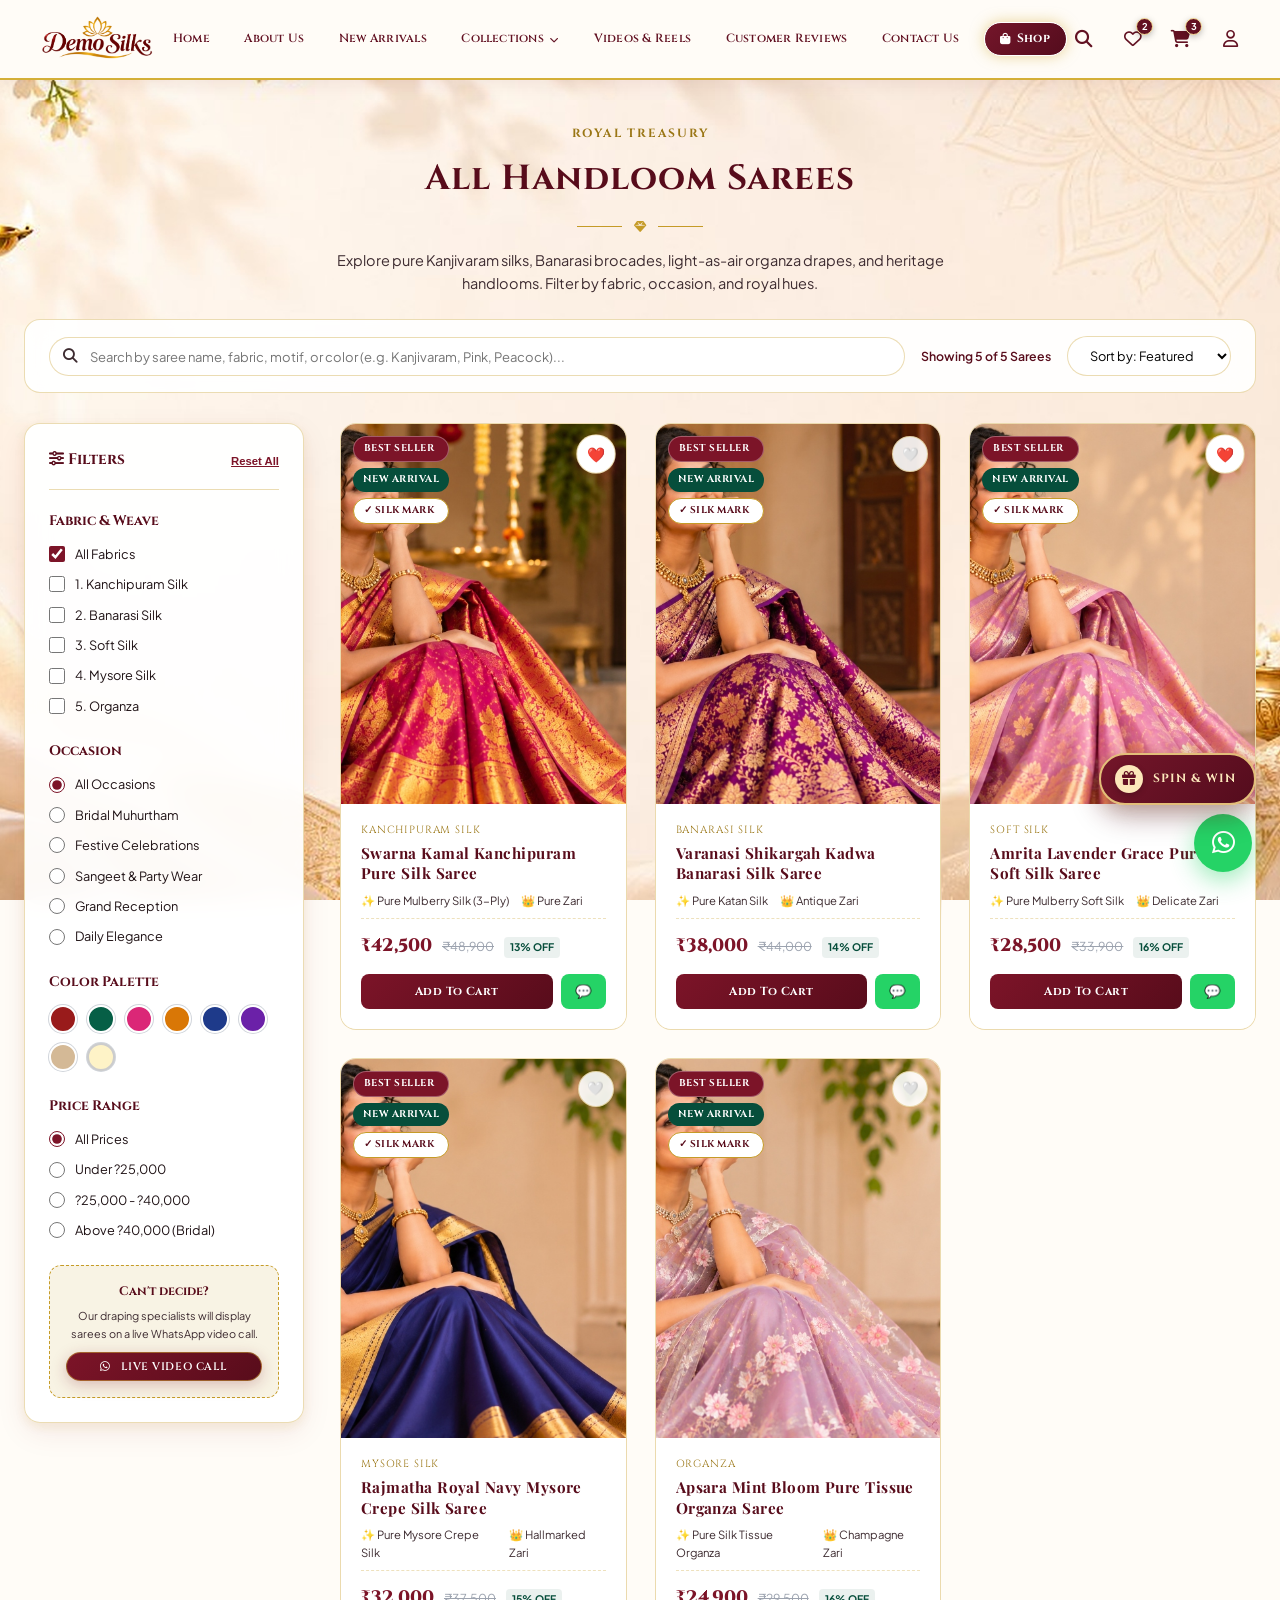
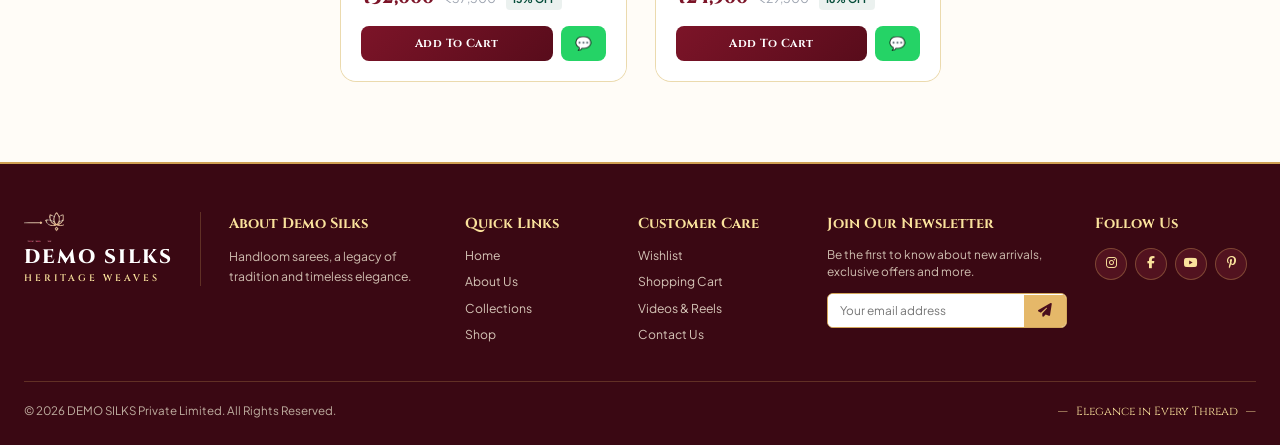
<file: shop.html>
<!DOCTYPE html>
<html lang="en">
<head>
  <meta charset="UTF-8">
  <meta name="viewport" content="width=device-width, initial-scale=1.0">
  <title>Shop All Handloom Sarees | Kanjivaram, Banarasi, Organza | DEMO SILKS</title>
  <link rel="stylesheet" href="assets/css/style.css">
  <link rel="stylesheet" href="assets/css/spin-wheel.css">
  <link rel="stylesheet" href="https://cdnjs.cloudflare.com/ajax/libs/font-awesome/6.4.0/css/all.min.css">
</head>
<body style="background-image: url('assets/images/bg-luxury.jpg'); background-size: cover; background-position: center center; background-repeat: no-repeat; background-attachment: fixed; background-color: #fffcf7;">

  

          <!-- ROYAL LUXURY FULL-WIDTH NAVIGATION BAR (PURE CLEAN DESIGN - NO OVERLAYS) -->
    <!-- ROYAL LUXURY FULL-WIDTH NAVIGATION BAR -->
  <header class="main-header" id="mainHeader">
    <div class="nav-fullwidth-container">
      <!-- 1. Brand Logo -->
      <a href="index.html" class="nav-brand-logo" title="Demo Silks Royal Heritage Weaves">
        <img src="assets/images/navbar-logo-clean.png" alt="Demo Silks" class="nav-logo-img">
      </a>

      <!-- 2. Navigation Menu Items (Single Horizontal Row) -->
      <nav class="nav-menu-wrapper">
        <ul class="nav-menu-royal">
          <li class="nav-item-royal">
            <a href="index.html" class="nav-link-royal">Home</a>
          </li>
          <li class="nav-item-royal">
            <a href="about.html" class="nav-link-royal">About Us</a>
          </li>
          <li class="nav-item-royal">
            <a href="new-arrivals.html" class="nav-link-royal">New Arrivals</a>
          </li>
          <li class="nav-item-royal has-dropdown">
            <a href="collections.html" class="nav-link-royal">Collections <i class="fa-solid fa-chevron-down nav-chevron"></i></a>
            <div class="nav-dropdown">
              <a href="collections.html#kanchipuram">Kanchipuram Silk</a>
              <a href="collections.html#banarasi">Banarasi Silk</a>
              <a href="collections.html#softsilk">Soft Silk</a>
              <a href="collections.html#mysoresilk">Mysore Silk</a>
              <a href="collections.html#organza">Organza</a>
              <div class="dropdown-divider"></div>
              <a href="collections.html" class="dropdown-highlight">Explore All Collections →</a>
            </div>
          </li>
          <li class="nav-item-royal">
            <a href="videos.html" class="nav-link-royal">Videos & Reels</a>
          </li>
          <li class="nav-item-royal">
            <a href="reviews.html" class="nav-link-royal">Customer Reviews</a>
          </li>
          <li class="nav-item-royal">
            <a href="contact.html" class="nav-link-royal">Contact Us</a>
          </li>
          <li class="nav-item-royal">
            <a href="shop.html" class="nav-btn-shop active-pill" title="Shop All Sarees">
              <i class="fa-solid fa-bag-shopping"></i> Shop
            </a>
          </li>
        </ul>
      </nav>

      <!-- 3. Right Action Icons -->
      <div class="nav-actions-royal">
        <button type="button" class="royal-icon-btn" onclick="openSearchModal()" title="Search Sarees">
          <i class="fa-solid fa-magnifying-glass"></i>
        </button>
        <a href="wishlist.html" class="royal-icon-btn" title="Saved Wishlist">
          <i class="fa-regular fa-heart"></i>
          <span class="badge-pill wish-badge">2</span>
        </a>
        <a href="cart.html" class="royal-icon-btn" title="Shopping Cart">
          <i class="fa-solid fa-cart-shopping"></i>
          <span class="badge-pill cart-badge">3</span>
        </a>
        <a href="contact.html" class="royal-icon-btn" title="Account / Concierge">
          <i class="fa-regular fa-user"></i>
        </a>
        <button type="button" class="mobile-menu-btn" onclick="toggleMobileNav()" aria-label="Toggle Navigation">
          <i class="fa-solid fa-bars"></i>
        </button>
      </div>
    </div>
  </header>

  <!-- Mobile Drawer Menu -->
  <div id="mobileMenu" class="mobile-nav-drawer" style="display:none;">
    <ul class="mobile-nav-list">
      <li><a href="index.html">Home</a></li>
      <li><a href="about.html">About Us</a></li>
      <li><a href="collections.html">Collections</a></li>
      <li><a href="videos.html">Videos & Reels</a></li>
      <li><a href="reviews.html">Customer Reviews</a></li>
      <li><a href="contact.html">Contact Us</a></li>
      <li style="margin-top:6px;">
        <a href="shop.html" class="nav-btn-shop mobile-shop-btn">
          <i class="fa-solid fa-bag-shopping"></i> Shop All Sarees →
        </a>
      </li>
    </ul>
  </div>

  <!-- Page Header -->
  <section style="padding: 40px 0 20px 0;">
    <div class="container">
      <div class="section-header" style="margin-bottom: 24px;">
        <span class="section-tag">Royal Treasury</span>
        <h1 class="section-title">All Handloom Sarees</h1>
        <div class="section-divider">
          <span></span><i class="fa-solid fa-gem"></i><span></span>
        </div>
        <p class="section-desc">
          Explore pure Kanjivaram silks, Banarasi brocades, light-as-air organza drapes, and heritage handlooms. Filter by fabric, occasion, and royal hues.
        </p>
      </div>

      <!-- Top Controls & Search Bar -->
      <div class="shop-top-controls">
        <div class="search-box-wrap">
          <i class="fa-solid fa-magnifying-glass search-icon"></i>
          <input type="text" id="shopSearchInput" class="search-input" placeholder="Search by saree name, fabric, motif, or color (e.g. Kanjivaram, Pink, Peacock)...">
        </div>

        <div style="display:flex; align-items:center; gap:16px;">
          <span id="shopProductCount" style="font-size:0.85rem; font-weight:600; color:var(--color-maroon-dark);">
            Showing Sarees
          </span>
          <select id="shopSortSelect" class="sort-select">
            <option value="featured">Sort by: Featured</option>
            <option value="price-low">Price: Low to High</option>
            <option value="price-high">Price: High to Low</option>
            <option value="rating">Highest Rated</option>
            <option value="newest">Newest Arrivals</option>
          </select>
        </div>
      </div>

      <!-- Mobile Filter Bar (Visible on tablets and mobile phones) -->
      <div class="mobile-filter-bar">
        <button type="button" class="btn-mobile-filter-toggle" onclick="toggleMobileFilterSidebar()">
          <i class="fa-solid fa-sliders"></i> Filter Sarees (<span id="mobileFilterLabel">Filters</span>)
        </button>
        <select class="sort-select-mobile" onchange="document.getElementById('shopSortSelect').value=this.value; applyFilters();">
          <option value="featured">Featured</option>
          <option value="price-low">Price: Low to High</option>
          <option value="price-high">Price: High to Low</option>
          <option value="rating">Top Rated</option>
          <option value="newest">New Arrivals</option>
        </select>
      </div>

      <!-- Main Shop Layout: Sidebar + Grid -->
      <div class="shop-layout">
        <!-- Filter Sidebar -->
        <aside class="filter-sidebar">
          <div class="filter-header">
            <span style="font-family:var(--font-royal); font-weight:700; color:var(--color-maroon-dark); font-size:1.05rem;">
              <i class="fa-solid fa-sliders"></i> Filters
            </span>
            <button class="filter-reset-btn" onclick="resetAllFilters()">Reset All</button>
          </div>

          <!-- Filter: Category / Fabric -->
          <div class="filter-group">
            <h4 class="filter-title">Fabric & Weave</h4>
            <div class="filter-options">
              <label class="filter-option">
                <input type="checkbox" name="category" value="all" checked onchange="handleCategoryFilter(this)">
                <span>All Fabrics</span>
              </label>
              <label class="filter-option">
                <input type="checkbox" name="category" value="kanjivaram" onchange="handleCategoryFilter(this)">
                <span>1. Kanchipuram Silk</span>
              </label>
              <label class="filter-option">
                <input type="checkbox" name="category" value="banarasi" onchange="handleCategoryFilter(this)">
                <span>2. Banarasi Silk</span>
              </label>
              <label class="filter-option">
                <input type="checkbox" name="category" value="softsilk" onchange="handleCategoryFilter(this)">
                <span>3. Soft Silk</span>
              </label>
              <label class="filter-option">
                <input type="checkbox" name="category" value="mysoresilk" onchange="handleCategoryFilter(this)">
                <span>4. Mysore Silk</span>
              </label>
              <label class="filter-option">
                <input type="checkbox" name="category" value="organza" onchange="handleCategoryFilter(this)">
                <span>5. Organza</span>
              </label>
            </div>
          </div>

          <!-- Filter: Occasion -->
          <div class="filter-group">
            <h4 class="filter-title">Occasion</h4>
            <div class="filter-options">
              <label class="filter-option">
                <input type="radio" name="occasion" value="all" checked onchange="applyFilters()">
                <span>All Occasions</span>
              </label>
              <label class="filter-option">
                <input type="radio" name="occasion" value="Bridal" onchange="applyFilters()">
                <span>Bridal Muhurtham</span>
              </label>
              <label class="filter-option">
                <input type="radio" name="occasion" value="Festive" onchange="applyFilters()">
                <span>Festive Celebrations</span>
              </label>
              <label class="filter-option">
                <input type="radio" name="occasion" value="Party Wear" onchange="applyFilters()">
                <span>Sangeet & Party Wear</span>
              </label>
              <label class="filter-option">
                <input type="radio" name="occasion" value="Reception" onchange="applyFilters()">
                <span>Grand Reception</span>
              </label>
              <label class="filter-option">
                <input type="radio" name="occasion" value="Daily Elegance" onchange="applyFilters()">
                <span>Daily Elegance</span>
              </label>
            </div>
          </div>

          <!-- Filter: Color Palette -->
          <div class="filter-group">
            <h4 class="filter-title">Color Palette</h4>
            <div class="color-swatches">
              <button class="color-swatch-btn" style="background:#991b1b;" title="Red" onclick="filterByColor('Red', this)"></button>
              <button class="color-swatch-btn" style="background:#065f46;" title="Green" onclick="filterByColor('Green', this)"></button>
              <button class="color-swatch-btn" style="background:#db2777;" title="Pink" onclick="filterByColor('Pink', this)"></button>
              <button class="color-swatch-btn" style="background:#d97706;" title="Yellow / Gold" onclick="filterByColor('Yellow', this)"></button>
              <button class="color-swatch-btn" style="background:#1e3a8a;" title="Blue" onclick="filterByColor('Blue', this)"></button>
              <button class="color-swatch-btn" style="background:#6b21a8;" title="Purple" onclick="filterByColor('Purple', this)"></button>
              <button class="color-swatch-btn" style="background:#d4b996;" title="Beige" onclick="filterByColor('Beige', this)"></button>
              <button class="color-swatch-btn" style="background:#fef3c7; border-color:#ccc;" title="Ivory / Cream" onclick="filterByColor('White', this)"></button>
            </div>
          </div>

          <!-- Filter: Price Range -->
          <div class="filter-group">
            <h4 class="filter-title">Price Range</h4>
            <div class="filter-options">
              <label class="filter-option">
                <input type="radio" name="priceRange" value="all" checked onchange="applyFilters()">
                <span>All Prices</span>
              </label>
              <label class="filter-option">
                <input type="radio" name="priceRange" value="under-25k" onchange="applyFilters()">
                <span>Under ?25,000</span>
              </label>
              <label class="filter-option">
                <input type="radio" name="priceRange" value="25k-40k" onchange="applyFilters()">
                <span>?25,000 - ?40,000</span>
              </label>
              <label class="filter-option">
                <input type="radio" name="priceRange" value="above-40k" onchange="applyFilters()">
                <span>Above ?40,000 (Bridal)</span>
              </label>
            </div>
          </div>

          <!-- Video Shopping CTA in Sidebar -->
          <div style="background:rgba(197, 155, 39, 0.12); border:1px dashed var(--color-gold); padding:16px; border-radius:12px; text-align:center;">
            <div style="font-family:var(--font-royal); font-weight:700; font-size:0.85rem; color:var(--color-maroon-dark); margin-bottom:6px;">Can't decide?</div>
            <p style="font-size:0.75rem; color:var(--color-text-muted); margin-bottom:10px;">Our draping specialists will display sarees on a live WhatsApp video call.</p>
            <button onclick="DemoStore.openWhatsApp('Hello DEMO SILKS! Please schedule a live video call to show sarees.')" class="btn-royal-primary" style="padding:6px 14px; font-size:0.75rem; width:100%;">
              <i class="fa-brands fa-whatsapp"></i> Live Video Call
            </button>
          </div>

          <button type="button" class="btn-royal-primary mobile-apply-btn" onclick="toggleMobileFilterSidebar()" style="display:none; width:100%; margin-top:14px; padding:12px; font-size:0.85rem;">
            ✓ Apply &amp; Show Sarees
          </button>
        </aside>

        <!-- Product Grid Area -->
        <main>
          <div id="shopGrid" class="products-grid">
            <!-- Dynamic Saree Cards rendered here -->
          </div>

          <!-- Empty State (hidden by default) -->
          <div id="shopEmptyState" style="display:none; text-align:center; padding:60px 20px;" class="royal-card">
            <div style="font-size:3rem; color:var(--color-gold); margin-bottom:12px;"><i class="fa-solid fa-magnifying-glass"></i></div>
            <h3 style="font-size:1.4rem; color:var(--color-maroon-dark); margin-bottom:8px;">No matching sarees found</h3>
            <p style="color:var(--color-text-muted); font-size:0.9rem; margin-bottom:20px;">Try clearing filters or searching for terms like "Kanjivaram", "Silk", or "Gold".</p>
            <button class="btn-royal-primary" onclick="resetAllFilters()">Reset All Filters</button>
          </div>
        </main>
      </div>
    </div>
  </section>

  <!-- Master Royal Footer (Exact Match to Reference Image) -->
  <footer class="vnila-site-footer" style="background: #3a0813; color: #d6c6b8; padding: 48px 0 24px; border-top: 2px solid #cfa052;">
    <div class="container">
      <div class="vnila-footer-grid">
        
        <!-- Col 1: Brand Logo -->
        <div style="padding-right: 18px; border-right: 1px solid rgba(212, 167, 91, 0.25); display: flex; flex-direction: column; align-items: flex-start;">
          <img src="assets/images/spin-win-top-lotus-clean.png" alt="Lotus Logo" style="height: 30px; margin-bottom: 6px; filter: brightness(1.2);">
          <div style="font-family:'Cinzel', serif; font-size:1.35rem; font-weight:800; letter-spacing:2px; color:#ffffff; line-height:1;">DEMO SILKS</div>
          <div style="font-family:'Cinzel', serif; font-size:0.65rem; font-weight:600; letter-spacing:3px; color:#fae29c; margin-top:3px;">HERITAGE WEAVES</div>
        </div>

        <!-- Col 2: About Demo Silks -->
        <div>
          <h4 style="font-family:'Cinzel', serif; font-size:1rem; font-weight:700; color:#fae29c; margin:0 0 10px;">About Demo Silks</h4>
          <p style="font-size:0.84rem; color:#cfbeb0; line-height:1.65; margin:0;">
            Handloom sarees, a legacy of tradition and timeless elegance.
          </p>
        </div>

        <!-- Col 3: Quick Links -->
        <div>
          <h4 style="font-family:'Cinzel', serif; font-size:1rem; font-weight:700; color:#fae29c; margin:0 0 10px;">Quick Links</h4>
          <ul style="list-style:none; padding:0; margin:0; display:flex; flex-direction:column; gap:7px; font-size:0.84rem;">
            <li><a href="index.html" style="color:#d6c6b8; text-decoration:none;" onmouseover="this.style.color='#fae29c'" onmouseout="this.style.color='#d6c6b8'">Home</a></li>
            <li><a href="about.html" style="color:#d6c6b8; text-decoration:none;" onmouseover="this.style.color='#fae29c'" onmouseout="this.style.color='#d6c6b8'">About Us</a></li>
            <li><a href="collections.html" style="color:#d6c6b8; text-decoration:none;" onmouseover="this.style.color='#fae29c'" onmouseout="this.style.color='#d6c6b8'">Collections</a></li>
            <li><a href="shop.html" style="color:#d6c6b8; text-decoration:none;" onmouseover="this.style.color='#fae29c'" onmouseout="this.style.color='#d6c6b8'">Shop</a></li>
          </ul>
        </div>

        <!-- Col 4: Customer Care -->
        <div>
          <h4 style="font-family:'Cinzel', serif; font-size:1rem; font-weight:700; color:#fae29c; margin:0 0 10px;">Customer Care</h4>
          <ul style="list-style:none; padding:0; margin:0; display:flex; flex-direction:column; gap:7px; font-size:0.84rem;">
            <li><a href="wishlist.html" style="color:#d6c6b8; text-decoration:none;" onmouseover="this.style.color='#fae29c'" onmouseout="this.style.color='#d6c6b8'">Wishlist</a></li>
            <li><a href="cart.html" style="color:#d6c6b8; text-decoration:none;" onmouseover="this.style.color='#fae29c'" onmouseout="this.style.color='#d6c6b8'">Shopping Cart</a></li>
            <li><a href="videos.html" style="color:#d6c6b8; text-decoration:none;" onmouseover="this.style.color='#fae29c'" onmouseout="this.style.color='#d6c6b8'">Videos & Reels</a></li>
            <li><a href="contact.html" style="color:#d6c6b8; text-decoration:none;" onmouseover="this.style.color='#fae29c'" onmouseout="this.style.color='#d6c6b8'">Contact Us</a></li>
          </ul>
        </div>

        <!-- Col 5: Join Our Newsletter -->
        <div>
          <h4 style="font-family:'Cinzel', serif; font-size:1rem; font-weight:700; color:#fae29c; margin:0 0 10px;">Join Our Newsletter</h4>
          <p style="font-size:0.82rem; color:#cfbeb0; line-height:1.5; margin:0 0 12px;">
            Be the first to know about new arrivals, exclusive offers and more.
          </p>
          <form onsubmit="event.preventDefault(); DemoStore.showToast('✨ Thank you for subscribing to DEMO SILKS!'); this.reset();" style="display:flex; align-items:center; background:#ffffff; border-radius:6px; overflow:hidden; border:1px solid #d4a75b;">
            <input type="email" placeholder="Your email address" required style="flex:1; border:none; outline:none; padding:9px 12px; font-size:0.82rem; font-family:'Plus Jakarta Sans', sans-serif; color:#333;">
            <button type="submit" style="background:#e5b869; border:none; color:#4a0e1c; padding:9px 14px; font-size:0.95rem; cursor:pointer; display:flex; align-items:center; justify-content:center; transition:background 0.2s;" onmouseover="this.style.background='#f3c97e'" onmouseout="this.style.background='#e5b869'">
              <i class="fa-solid fa-paper-plane"></i>
            </button>
          </form>
        </div>

        <!-- Col 6: Follow Us -->
        <div>
          <h4 style="font-family:'Cinzel', serif; font-size:1rem; font-weight:700; color:#fae29c; margin:0 0 12px;">Follow Us</h4>
          <div style="display:flex; gap:8px;">
            <a href="https://instagram.com" target="_blank" style="width:32px; height:32px; border-radius:50%; background:#52121f; border:1px solid rgba(212, 167, 91, 0.35); color:#fae29c; display:flex; align-items:center; justify-content:center; font-size:0.85rem; text-decoration:none; transition:all 0.2s;" onmouseover="this.style.background='#e5b869'; this.style.color='#4a0e1c';" onmouseout="this.style.background='#52121f'; this.style.color='#fae29c';"><i class="fa-brands fa-instagram"></i></a>
            <a href="https://facebook.com" target="_blank" style="width:32px; height:32px; border-radius:50%; background:#52121f; border:1px solid rgba(212, 167, 91, 0.35); color:#fae29c; display:flex; align-items:center; justify-content:center; font-size:0.85rem; text-decoration:none; transition:all 0.2s;" onmouseover="this.style.background='#e5b869'; this.style.color='#4a0e1c';" onmouseout="this.style.background='#52121f'; this.style.color='#fae29c';"><i class="fa-brands fa-facebook-f"></i></a>
            <a href="https://youtube.com" target="_blank" style="width:32px; height:32px; border-radius:50%; background:#52121f; border:1px solid rgba(212, 167, 91, 0.35); color:#fae29c; display:flex; align-items:center; justify-content:center; font-size:0.85rem; text-decoration:none; transition:all 0.2s;" onmouseover="this.style.background='#e5b869'; this.style.color='#4a0e1c';" onmouseout="this.style.background='#52121f'; this.style.color='#fae29c';"><i class="fa-brands fa-youtube"></i></a>
            <a href="https://pinterest.com" target="_blank" style="width:32px; height:32px; border-radius:50%; background:#52121f; border:1px solid rgba(212, 167, 91, 0.35); color:#fae29c; display:flex; align-items:center; justify-content:center; font-size:0.85rem; text-decoration:none; transition:all 0.2s;" onmouseover="this.style.background='#e5b869'; this.style.color='#4a0e1c';" onmouseout="this.style.background='#52121f'; this.style.color='#fae29c';"><i class="fa-brands fa-pinterest-p"></i></a>
          </div>
        </div>

      </div>

      <!-- Bottom Bar -->
      <div style="display:flex; justify-content:space-between; align-items:center; padding-top:20px; font-size:0.8rem; color:#bfaea0; flex-wrap:wrap; gap:12px;">
        <div>© 2026 DEMO SILKS Private Limited. All Rights Reserved.</div>
        <div style="display:flex; align-items:center; gap:8px; color:#fae29c; font-family:'Cinzel', serif; font-size:0.82rem;">
          <span>—</span>
          <span>Elegance in Every Thread</span>
          <span>—</span>
        </div>
      </div>
    </div>
  </footer>

  <script src="assets/js/products-data.js"></script>
  <script src="assets/js/main.js"></script>
  <script src="assets/js/spin-wheel.js"></script>
  <script>
    let activeColor = null;

    document.addEventListener('DOMContentLoaded', () => {
      renderGlobalComponents('shop');

      // Check URL params for category or search
      const params = new URLSearchParams(window.location.search);
      const categoryParam = params.get('cat') || params.get('category');
      if (categoryParam) {
        document.querySelectorAll('input[name="category"]').forEach(cb => {
          cb.checked = (cb.value.toLowerCase() === categoryParam.toLowerCase());
        });
      }

      applyFilters();

      // Search input live event
      document.getElementById('shopSearchInput').addEventListener('input', applyFilters);
      document.getElementById('shopSortSelect').addEventListener('change', applyFilters);
    });

    function handleCategoryFilter(changedCheckbox) {
      if (changedCheckbox.value === 'all') {
        if (changedCheckbox.checked) {
          document.querySelectorAll('input[name="category"]').forEach(cb => {
            if (cb.value !== 'all') cb.checked = false;
          });
        }
      } else {
        const allCb = document.querySelector('input[name="category"][value="all"]');
        if (allCb) allCb.checked = false;
      }
      applyFilters();
    }

    function filterByColor(colorName, btn) {
      if (activeColor === colorName) {
        activeColor = null;
        btn.classList.remove('active');
      } else {
        activeColor = colorName;
        document.querySelectorAll('.color-swatch-btn').forEach(b => b.classList.remove('active'));
        btn.classList.add('active');
      }
      applyFilters();
    }

    function resetAllFilters() {
      document.getElementById('shopSearchInput').value = '';
      document.querySelectorAll('input[name="category"]').forEach(cb => {
        cb.checked = (cb.value === 'all');
      });
      document.querySelector('input[name="occasion"][value="all"]').checked = true;
      document.querySelector('input[name="priceRange"][value="all"]').checked = true;
      document.querySelectorAll('.color-swatch-btn').forEach(b => b.classList.remove('active'));
      activeColor = null;
      document.getElementById('shopSortSelect').value = 'featured';
      applyFilters();
    }

    function applyFilters() {
      const searchVal = document.getElementById('shopSearchInput').value.toLowerCase().trim();
      
      // Selected categories
      const selectedCategories = Array.from(document.querySelectorAll('input[name="category"]:checked')).map(cb => cb.value);
      const allSelected = selectedCategories.includes('all') || selectedCategories.length === 0;

      // Occasion
      const selectedOccasion = document.querySelector('input[name="occasion"]:checked').value;

      // Price range
      const selectedPriceRange = document.querySelector('input[name="priceRange"]:checked').value;

      // Sort
      const sortVal = document.getElementById('shopSortSelect').value;

      let filtered = SAREE_PRODUCTS.filter(p => {
        // Search
        if (searchVal) {
          const matchName = p.name.toLowerCase().includes(searchVal);
          const matchFabric = p.fabric.toLowerCase().includes(searchVal);
          const matchCat = p.categoryName.toLowerCase().includes(searchVal);
          const matchColor = p.color.toLowerCase().includes(searchVal);
          if (!matchName && !matchFabric && !matchCat && !matchColor) return false;
        }

        // Category
        if (!allSelected && !selectedCategories.includes(p.category)) {
          return false;
        }

        // Occasion
        if (selectedOccasion !== 'all' && p.occasion !== selectedOccasion) {
          return false;
        }

        // Color
        if (activeColor && p.colorFamily !== activeColor) {
          return false;
        }

        // Price range
        if (selectedPriceRange === 'under-25k' && p.price >= 25000) return false;
        if (selectedPriceRange === '25k-40k' && (p.price < 25000 || p.price > 40000)) return false;
        if (selectedPriceRange === 'above-40k' && p.price <= 40000) return false;

        return true;
      });

      // Sorting
      if (sortVal === 'price-low') {
        filtered.sort((a, b) => a.price - b.price);
      } else if (sortVal === 'price-high') {
        filtered.sort((a, b) => b.price - a.price);
      } else if (sortVal === 'rating') {
        filtered.sort((a, b) => b.rating - a.rating);
      } else if (sortVal === 'newest') {
        filtered.sort((a, b) => (b.isNew ? 1 : 0) - (a.isNew ? 1 : 0));
      }

      // Render
      const grid = document.getElementById('shopGrid');
      const empty = document.getElementById('shopEmptyState');
      const countLabel = document.getElementById('shopProductCount');

      countLabel.textContent = `Showing ${filtered.length} of ${SAREE_PRODUCTS.length} Sarees`;

      if (filtered.length === 0) {
        grid.style.display = 'none';
        empty.style.display = 'block';
      } else {
        empty.style.display = 'none';
        grid.style.display = 'grid';
        grid.innerHTML = filtered.map(p => createSareeCardHTML(p)).join('');
      }

      DemoStore.updateBadges();
    }
  </script>
</body>
</html>
</file>
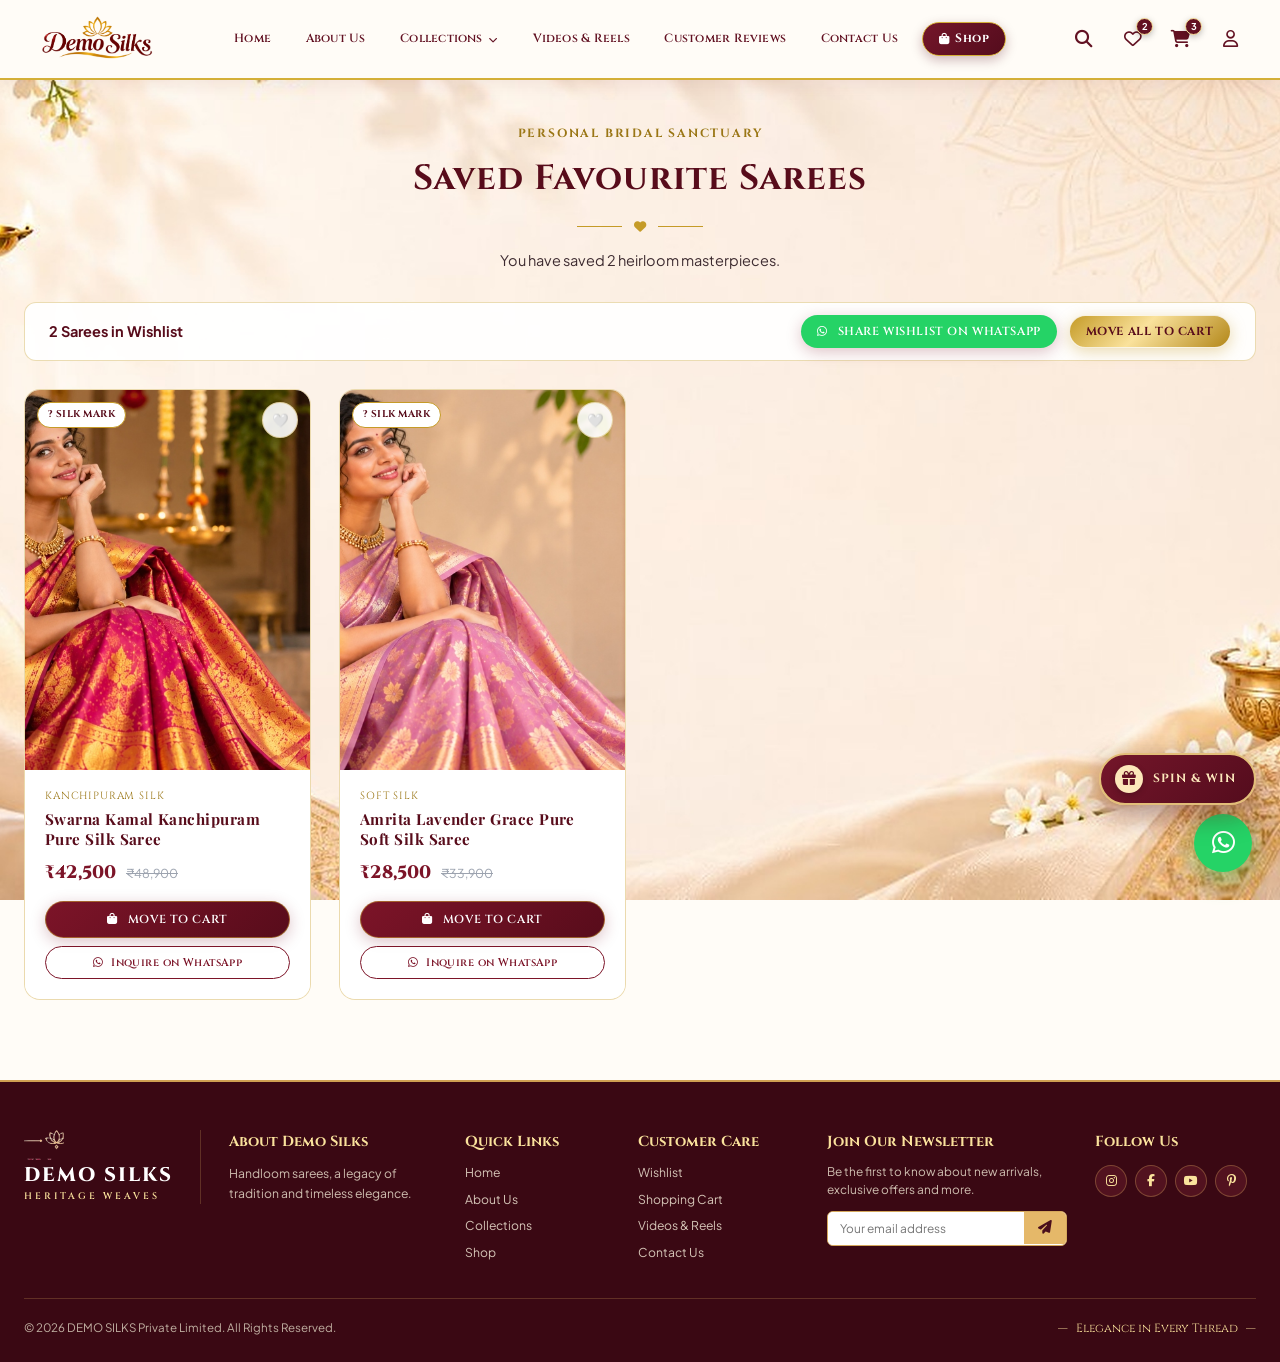
<file: wishlist.html>
<!DOCTYPE html>
<html lang="en">
<head>
  <meta charset="UTF-8">
  <meta name="viewport" content="width=device-width, initial-scale=1.0">
  <title>My Wishlist | Saved Heirlooms | DEMO SILKS</title>
  <link rel="stylesheet" href="assets/css/style.css">
  <link rel="stylesheet" href="assets/css/spin-wheel.css">
  <link rel="stylesheet" href="https://cdnjs.cloudflare.com/ajax/libs/font-awesome/6.4.0/css/all.min.css">
</head>
<body style="background-image: url('assets/images/bg-luxury.jpg'); background-size: cover; background-position: center center; background-repeat: no-repeat; background-attachment: fixed; background-color: #fffcf7;">

  

          <!-- ROYAL LUXURY FULL-WIDTH NAVIGATION BAR (PURE CLEAN DESIGN - NO OVERLAYS) -->
    <!-- ROYAL LUXURY FULL-WIDTH NAVIGATION BAR -->
  <header class="main-header" id="mainHeader">
    <div class="nav-fullwidth-container">
      <!-- 1. Brand Logo -->
      <a href="index.html" class="nav-brand-logo" title="Demo Silks Royal Heritage Weaves">
        <img src="assets/images/navbar-logo-clean.png" alt="Demo Silks" class="nav-logo-img">
      </a>

      <!-- 2. Navigation Menu Items (Single Horizontal Row) -->
      <nav class="nav-menu-wrapper">
        <ul class="nav-menu-royal">
          <li class="nav-item-royal">
            <a href="index.html" class="nav-link-royal">Home</a>
          </li>
          <li class="nav-item-royal">
            <a href="about.html" class="nav-link-royal">About Us</a>
          </li>
          <li class="nav-item-royal has-dropdown">
            <a href="collections.html" class="nav-link-royal">Collections <i class="fa-solid fa-chevron-down nav-chevron"></i></a>
            <div class="nav-dropdown">
              <a href="collections.html#kanchipuram">Kanchipuram Silk</a>
              <a href="collections.html#banarasi">Banarasi Silk</a>
              <a href="collections.html#softsilk">Soft Silk</a>
              <a href="collections.html#mysoresilk">Mysore Silk</a>
              <a href="collections.html#organza">Organza</a>
              <div class="dropdown-divider"></div>
              <a href="collections.html" class="dropdown-highlight">Explore All Collections →</a>
            </div>
          </li>
          <li class="nav-item-royal">
            <a href="videos.html" class="nav-link-royal">Videos & Reels</a>
          </li>
          <li class="nav-item-royal">
            <a href="reviews.html" class="nav-link-royal">Customer Reviews</a>
          </li>
          <li class="nav-item-royal">
            <a href="contact.html" class="nav-link-royal">Contact Us</a>
          </li>
          <li class="nav-item-royal">
            <a href="shop.html" class="nav-btn-shop" title="Shop All Sarees">
              <i class="fa-solid fa-bag-shopping"></i> Shop
            </a>
          </li>
        </ul>
      </nav>

      <!-- 3. Right Action Icons -->
      <div class="nav-actions-royal">
        <button type="button" class="royal-icon-btn" onclick="openSearchModal()" title="Search Sarees">
          <i class="fa-solid fa-magnifying-glass"></i>
        </button>
        <a href="wishlist.html" class="royal-icon-btn" title="Saved Wishlist">
          <i class="fa-regular fa-heart"></i>
          <span class="badge-pill wish-badge">2</span>
        </a>
        <a href="cart.html" class="royal-icon-btn" title="Shopping Cart">
          <i class="fa-solid fa-cart-shopping"></i>
          <span class="badge-pill cart-badge">3</span>
        </a>
        <a href="contact.html" class="royal-icon-btn" title="Account / Concierge">
          <i class="fa-regular fa-user"></i>
        </a>
        <button type="button" class="mobile-menu-btn" onclick="toggleMobileNav()" aria-label="Toggle Navigation">
          <i class="fa-solid fa-bars"></i>
        </button>
      </div>
    </div>
  </header>

  <!-- Mobile Drawer Menu -->
  <div id="mobileMenu" class="mobile-nav-drawer" style="display:none;">
    <ul class="mobile-nav-list">
      <li><a href="index.html">Home</a></li>
      <li><a href="about.html">About Us</a></li>
      <li><a href="collections.html">Collections</a></li>
      <li><a href="videos.html">Videos & Reels</a></li>
      <li><a href="reviews.html">Customer Reviews</a></li>
      <li><a href="contact.html">Contact Us</a></li>
      <li style="margin-top:6px;">
        <a href="shop.html" class="nav-btn-shop mobile-shop-btn">
          <i class="fa-solid fa-bag-shopping"></i> Shop All Sarees →
        </a>
      </li>
    </ul>
  </div>

  <!-- Wishlist Main Content -->
  <div class="container" style="padding: 40px 24px 80px 24px;">
    <div class="section-header" style="margin-bottom: 30px;">
      <span class="section-tag">Personal Bridal Sanctuary</span>
      <h1 class="section-title">Saved Favourite Sarees</h1>
      <div class="section-divider">
        <span></span><i class="fa-solid fa-heart"></i><span></span>
      </div>
      <p class="section-desc" id="wishlistCountSubtitle">
        Review your saved heirlooms or easily transfer them to your shopping cart.
      </p>
    </div>

    <!-- Wishlist Actions Bar -->
    <div id="wishlistActionsBar" class="wishlist-actions-bar" style="display:none;">
      <span id="wishlistCountText" style="font-weight:700; color:var(--color-maroon-dark);">0 Sarees in Wishlist</span>
      <div class="wishlist-actions-btns">
        <button onclick="shareWishlistWhatsApp()" class="btn-royal-primary" style="background:#25d366; border:none; padding:8px 16px; font-size:0.8rem;">
          <i class="fa-brands fa-whatsapp"></i> Share Wishlist on WhatsApp
        </button>
        <button onclick="moveAllToCart()" class="btn-royal-gold" style="padding:8px 16px; font-size:0.8rem;">
          Move All To Cart
        </button>
      </div>
    </div>

    <!-- Wishlist Grid -->
    <div id="wishlistGrid" class="products-grid">
      <!-- Loaded dynamically by JS -->
    </div>

    <!-- Empty State -->
    <div id="wishlistEmptyState" class="royal-card" style="text-align:center; padding:70px 20px; max-width:600px; margin:0 auto; display:none;">
      <div style="font-size:3.5rem; color:var(--color-gold); margin-bottom:16px;"><i class="fa-regular fa-heart"></i></div>
      <h3 style="font-size:1.6rem; color:var(--color-maroon-dark); margin-bottom:10px;">Your Wishlist is Empty</h3>
      <p style="color:var(--color-text-muted); font-size:0.95rem; line-height:1.7; margin-bottom:24px;">
        Explore our royal collections of pure Kanjivarams, Varanasi brocades, and tissue organza drapes. Tap the heart icon on any saree to save your favourites here.
      </p>
      <div style="display:flex; justify-content:center; gap:16px;">
        <a href="shop.html" class="btn-royal-primary">
          Explore Handloom Sarees <i class="fa-solid fa-arrow-right"></i>
        </a>
        <a href="collections.html" class="btn-royal-outline">
          View Collections
        </a>
      </div>
    </div>
  </div>

  <!-- Master Royal Footer (Exact Match to Reference Image) -->
  <footer class="vnila-site-footer" style="background: #3a0813; color: #d6c6b8; padding: 48px 0 24px; border-top: 2px solid #cfa052;">
    <div class="container">
      <div class="vnila-footer-grid">
        
        <!-- Col 1: Brand Logo -->
        <div style="padding-right: 18px; border-right: 1px solid rgba(212, 167, 91, 0.25); display: flex; flex-direction: column; align-items: flex-start;">
          <img src="assets/images/spin-win-top-lotus-clean.png" alt="Lotus Logo" style="height: 30px; margin-bottom: 6px; filter: brightness(1.2);">
          <div style="font-family:'Cinzel', serif; font-size:1.35rem; font-weight:800; letter-spacing:2px; color:#ffffff; line-height:1;">DEMO SILKS</div>
          <div style="font-family:'Cinzel', serif; font-size:0.65rem; font-weight:600; letter-spacing:3px; color:#fae29c; margin-top:3px;">HERITAGE WEAVES</div>
        </div>

        <!-- Col 2: About Demo Silks -->
        <div>
          <h4 style="font-family:'Cinzel', serif; font-size:1rem; font-weight:700; color:#fae29c; margin:0 0 10px;">About Demo Silks</h4>
          <p style="font-size:0.84rem; color:#cfbeb0; line-height:1.65; margin:0;">
            Handloom sarees, a legacy of tradition and timeless elegance.
          </p>
        </div>

        <!-- Col 3: Quick Links -->
        <div>
          <h4 style="font-family:'Cinzel', serif; font-size:1rem; font-weight:700; color:#fae29c; margin:0 0 10px;">Quick Links</h4>
          <ul style="list-style:none; padding:0; margin:0; display:flex; flex-direction:column; gap:7px; font-size:0.84rem;">
            <li><a href="index.html" style="color:#d6c6b8; text-decoration:none;" onmouseover="this.style.color='#fae29c'" onmouseout="this.style.color='#d6c6b8'">Home</a></li>
            <li><a href="about.html" style="color:#d6c6b8; text-decoration:none;" onmouseover="this.style.color='#fae29c'" onmouseout="this.style.color='#d6c6b8'">About Us</a></li>
            <li><a href="collections.html" style="color:#d6c6b8; text-decoration:none;" onmouseover="this.style.color='#fae29c'" onmouseout="this.style.color='#d6c6b8'">Collections</a></li>
            <li><a href="shop.html" style="color:#d6c6b8; text-decoration:none;" onmouseover="this.style.color='#fae29c'" onmouseout="this.style.color='#d6c6b8'">Shop</a></li>
          </ul>
        </div>

        <!-- Col 4: Customer Care -->
        <div>
          <h4 style="font-family:'Cinzel', serif; font-size:1rem; font-weight:700; color:#fae29c; margin:0 0 10px;">Customer Care</h4>
          <ul style="list-style:none; padding:0; margin:0; display:flex; flex-direction:column; gap:7px; font-size:0.84rem;">
            <li><a href="wishlist.html" style="color:#d6c6b8; text-decoration:none;" onmouseover="this.style.color='#fae29c'" onmouseout="this.style.color='#d6c6b8'">Wishlist</a></li>
            <li><a href="cart.html" style="color:#d6c6b8; text-decoration:none;" onmouseover="this.style.color='#fae29c'" onmouseout="this.style.color='#d6c6b8'">Shopping Cart</a></li>
            <li><a href="videos.html" style="color:#d6c6b8; text-decoration:none;" onmouseover="this.style.color='#fae29c'" onmouseout="this.style.color='#d6c6b8'">Videos & Reels</a></li>
            <li><a href="contact.html" style="color:#d6c6b8; text-decoration:none;" onmouseover="this.style.color='#fae29c'" onmouseout="this.style.color='#d6c6b8'">Contact Us</a></li>
          </ul>
        </div>

        <!-- Col 5: Join Our Newsletter -->
        <div>
          <h4 style="font-family:'Cinzel', serif; font-size:1rem; font-weight:700; color:#fae29c; margin:0 0 10px;">Join Our Newsletter</h4>
          <p style="font-size:0.82rem; color:#cfbeb0; line-height:1.5; margin:0 0 12px;">
            Be the first to know about new arrivals, exclusive offers and more.
          </p>
          <form onsubmit="event.preventDefault(); DemoStore.showToast('✨ Thank you for subscribing to DEMO SILKS!'); this.reset();" style="display:flex; align-items:center; background:#ffffff; border-radius:6px; overflow:hidden; border:1px solid #d4a75b;">
            <input type="email" placeholder="Your email address" required style="flex:1; border:none; outline:none; padding:9px 12px; font-size:0.82rem; font-family:'Plus Jakarta Sans', sans-serif; color:#333;">
            <button type="submit" style="background:#e5b869; border:none; color:#4a0e1c; padding:9px 14px; font-size:0.95rem; cursor:pointer; display:flex; align-items:center; justify-content:center; transition:background 0.2s;" onmouseover="this.style.background='#f3c97e'" onmouseout="this.style.background='#e5b869'">
              <i class="fa-solid fa-paper-plane"></i>
            </button>
          </form>
        </div>

        <!-- Col 6: Follow Us -->
        <div>
          <h4 style="font-family:'Cinzel', serif; font-size:1rem; font-weight:700; color:#fae29c; margin:0 0 12px;">Follow Us</h4>
          <div style="display:flex; gap:8px;">
            <a href="https://instagram.com" target="_blank" style="width:32px; height:32px; border-radius:50%; background:#52121f; border:1px solid rgba(212, 167, 91, 0.35); color:#fae29c; display:flex; align-items:center; justify-content:center; font-size:0.85rem; text-decoration:none; transition:all 0.2s;" onmouseover="this.style.background='#e5b869'; this.style.color='#4a0e1c';" onmouseout="this.style.background='#52121f'; this.style.color='#fae29c';"><i class="fa-brands fa-instagram"></i></a>
            <a href="https://facebook.com" target="_blank" style="width:32px; height:32px; border-radius:50%; background:#52121f; border:1px solid rgba(212, 167, 91, 0.35); color:#fae29c; display:flex; align-items:center; justify-content:center; font-size:0.85rem; text-decoration:none; transition:all 0.2s;" onmouseover="this.style.background='#e5b869'; this.style.color='#4a0e1c';" onmouseout="this.style.background='#52121f'; this.style.color='#fae29c';"><i class="fa-brands fa-facebook-f"></i></a>
            <a href="https://youtube.com" target="_blank" style="width:32px; height:32px; border-radius:50%; background:#52121f; border:1px solid rgba(212, 167, 91, 0.35); color:#fae29c; display:flex; align-items:center; justify-content:center; font-size:0.85rem; text-decoration:none; transition:all 0.2s;" onmouseover="this.style.background='#e5b869'; this.style.color='#4a0e1c';" onmouseout="this.style.background='#52121f'; this.style.color='#fae29c';"><i class="fa-brands fa-youtube"></i></a>
            <a href="https://pinterest.com" target="_blank" style="width:32px; height:32px; border-radius:50%; background:#52121f; border:1px solid rgba(212, 167, 91, 0.35); color:#fae29c; display:flex; align-items:center; justify-content:center; font-size:0.85rem; text-decoration:none; transition:all 0.2s;" onmouseover="this.style.background='#e5b869'; this.style.color='#4a0e1c';" onmouseout="this.style.background='#52121f'; this.style.color='#fae29c';"><i class="fa-brands fa-pinterest-p"></i></a>
          </div>
        </div>

      </div>

      <!-- Bottom Bar -->
      <div style="display:flex; justify-content:space-between; align-items:center; padding-top:20px; font-size:0.8rem; color:#bfaea0; flex-wrap:wrap; gap:12px;">
        <div>© 2026 DEMO SILKS Private Limited. All Rights Reserved.</div>
        <div style="display:flex; align-items:center; gap:8px; color:#fae29c; font-family:'Cinzel', serif; font-size:0.82rem;">
          <span>—</span>
          <span>Elegance in Every Thread</span>
          <span>—</span>
        </div>
      </div>
    </div>
  </footer>

  <script src="assets/js/products-data.js"></script>
  <script src="assets/js/main.js"></script>
  <script src="assets/js/spin-wheel.js"></script>
  <script>
    document.addEventListener('DOMContentLoaded', () => {
      renderGlobalComponents('wishlist');

      // If user came with an empty wishlist on first visit, let's pre-populate 2 favourites so it's not totally blank for draft preview!
      let currentWish = DemoStore.getWishlist();
      if (currentWish.length === 0) {
        DemoStore.saveWishlist([1, 4]); // Swarna Kamal & Mayil Peacock
      }

      renderWishlist();
    });

    function renderWishlist() {
      const wishIds = DemoStore.getWishlist();
      const grid = document.getElementById('wishlistGrid');
      const emptyState = document.getElementById('wishlistEmptyState');
      const actionsBar = document.getElementById('wishlistActionsBar');
      const countText = document.getElementById('wishlistCountText');
      const subtitle = document.getElementById('wishlistCountSubtitle');

      const items = SAREE_PRODUCTS.filter(p => wishIds.includes(p.id));

      if (items.length === 0) {
        grid.style.display = 'none';
        actionsBar.style.display = 'none';
        emptyState.style.display = 'block';
        subtitle.textContent = "Your wishlist is currently waiting for your favourite heirlooms.";
      } else {
        emptyState.style.display = 'none';
        grid.style.display = 'grid';
        actionsBar.style.display = 'flex';
        countText.textContent = `${items.length} Saree${items.length > 1 ? 's' : ''} in Wishlist`;
        subtitle.textContent = `You have saved ${items.length} heirloom masterpiece${items.length > 1 ? 's' : ''}.`;

        grid.innerHTML = items.map(p => `
          <div class="saree-card" data-id="${p.id}">
            <div class="saree-thumb-wrapper">
              <a href="product-details.html?id=${p.id}">
                <img src="${p.images[0]}" alt="${p.name}" class="saree-thumb" />
              </a>
              <div class="saree-badges">
                <span class="badge-tag badge-silkmark">? Silk Mark</span>
              </div>
              <button class="saree-wish-btn active" title="Remove from Wishlist" onclick="removeWishlistItem(${p.id})">
                ?
              </button>
            </div>
            <div class="saree-content">
              <span class="saree-category">${p.categoryName}</span>
              <h3 class="saree-title">
                <a href="product-details.html?id=${p.id}">${p.name}</a>
              </h3>
              <div class="saree-price-row">
                <span class="saree-current-price">${DemoStore.formatPrice(p.price)}</span>
                <span class="saree-original-price">${DemoStore.formatPrice(p.originalPrice)}</span>
              </div>
              <div style="display:flex; flex-direction:column; gap:8px;">
                <button class="btn-royal-primary" style="width:100%; font-size:0.8rem; padding:10px;" onclick="moveItemToCart(${p.id})">
                  <i class="fa-solid fa-bag-shopping"></i> Move To Cart
                </button>
                <button class="btn-royal-outline" style="width:100%; font-size:0.75rem; padding:8px;" onclick="DemoStore.openProductWhatsApp(${p.id})">
                  <i class="fa-brands fa-whatsapp"></i> Inquire on WhatsApp
                </button>
              </div>
            </div>
          </div>
        `).join('');
      }

      DemoStore.updateBadges();
    }

    function removeWishlistItem(productId) {
      DemoStore.toggleWishlist(productId);
      renderWishlist();
    }

    function moveItemToCart(productId) {
      DemoStore.addToCart(productId, 1);
      DemoStore.toggleWishlist(productId);
      renderWishlist();
    }

    function moveAllToCart() {
      const wishIds = DemoStore.getWishlist();
      wishIds.forEach(id => {
        DemoStore.addToCart(id, 1);
      });
      DemoStore.saveWishlist([]);
      renderWishlist();
      DemoStore.showToast("All sarees moved to Cart!");
    }

    function shareWishlistWhatsApp() {
      const wishIds = DemoStore.getWishlist();
      const items = SAREE_PRODUCTS.filter(p => wishIds.includes(p.id));
      if (items.length === 0) return;

      let msg = "Namaste! Here are my favourite sarees from DEMO SILKS:\n\n";
      items.forEach((item, idx) => {
        msg += `${idx + 1}. ${item.name} (${item.sku}) - ₹${item.price.toLocaleString('en-IN')}\n`;
      });
      msg += "\nPlease let me know if these are in stock for a video viewing.";

      window.open(`https://wa.me/?text=${encodeURIComponent(msg)}`, '_blank');
    }
  </script>
</body>
</html>
</file>
<file: assets/css/style.css>
/* ==========================================================================
   DEMO SILKS - LUXURY HANDLOOM SAREES MASTER STYLESHEET
   Royal Heritage Indian Aesthetic with Fixed Luxury Background
   ========================================================================== */

@import url('https://fonts.googleapis.com/css2?family=Cinzel:wght@400;600;700;800;900&family=Playfair+Display:ital,wght@0,400;0,600;0,700;1,400&family=Plus+Jakarta+Sans:wght@300;400;500;600;700&display=swap');

:root {
  --font-royal: 'Cinzel', 'Playfair Display', Georgia, serif;
  --font-serif: 'Playfair Display', Georgia, serif;
  --font-sans: 'Plus Jakarta Sans', -apple-system, BlinkMacSystemFont, "Segoe UI", Roboto, sans-serif;

  --color-primary-maroon: #7c1428;
  --color-maroon-dark: #580c1b;
  --color-maroon-light: #9e223a;
  
  --color-gold: #c59b27;
  --color-gold-light: #dfb84b;
  --color-gold-dark: #9a7615;
  --color-gold-shimmer: linear-gradient(135deg, #c59b27 0%, #fae29c 45%, #b38719 100%);
  --color-gold-border: rgba(197, 155, 39, 0.35);

  --color-emerald: #064e3b;
  --color-emerald-light: #0d7358;

  --color-cream-bg: #fbf5f7;
  --color-pearl-white: #ffffff;
  --color-card-bg: rgba(255, 252, 247, 0.96);
  --color-text-dark: #1f1215;
  --color-text-muted: #3d2b30;

  --shadow-royal: 0 10px 30px rgba(124, 20, 40, 0.08), 0 4px 12px rgba(197, 155, 39, 0.12);
  --shadow-hover: 0 18px 40px rgba(124, 20, 40, 0.15), 0 8px 20px rgba(197, 155, 39, 0.2);
  --radius-royal: 16px;
  --transition: all 0.3s cubic-bezier(0.25, 0.8, 0.25, 1);
}

/* Reset & Base */
*, *::before, *::after {
  box-sizing: border-box;
  margin: 0;
  padding: 0;
}

html {
  scroll-behavior: smooth;
  font-size: 15px;
  width: 100%;
  max-width: 100%;
  box-sizing: border-box;
}

@media (max-width: 1440px) {
  html {
    font-size: 14.5px;
  }
}

@media (max-width: 1200px) {
  html {
    font-size: 14px;
  }
}

body {
  font-family: var(--font-sans);
  color: var(--color-text-dark);
  line-height: 1.6;
  background-color: #fffcf7;
  /* User-uploaded Luxury Royal Diya, Jasmine & Silk Zari Background - Full HD 16:9 */
  background-image: url('../images/bg-luxury.jpg');
  background-size: cover;
  background-position: center center;
  background-repeat: no-repeat;
  background-attachment: fixed;
  min-height: 100vh;
  display: flex;
  flex-direction: column;
  overflow-x: clip;
  width: 100%;
  max-width: 100%;
  position: relative;
  box-sizing: border-box;
}

/* Typography Utilities */
h1, h2, h3, .font-royal {
  font-family: var(--font-royal);
  letter-spacing: 0.03em;
  font-weight: 700;
  color: var(--color-maroon-dark);
}

h4, h5, h6, .font-serif {
  font-family: var(--font-serif);
  font-weight: 600;
  color: var(--color-maroon-dark);
}

a {
  color: inherit;
  text-decoration: none;
  transition: var(--transition);
}

img {
  max-width: 100%;
  height: auto;
  display: block;
}

/* Luxury Container */
.container {
  width: 100%;
  max-width: 1280px;
  margin: 0 auto;
  padding: 0 24px;
}

/* Gold Text Gradient */
.text-gold-gradient {
  background: var(--color-gold-shimmer);
  -webkit-background-clip: text;
  -webkit-text-fill-color: transparent;
  display: inline-block;
}

/* Glassmorphism Luxury Cards */
.royal-card {
  background: var(--color-card-bg);
  backdrop-filter: blur(14px);
  -webkit-backdrop-filter: blur(14px);
  border: 1px solid var(--color-gold-border);
  border-radius: var(--radius-royal);
  box-shadow: var(--shadow-royal);
  transition: var(--transition);
}

.royal-card:hover {
  border-color: rgba(197, 155, 39, 0.65);
  box-shadow: var(--shadow-hover);
}

/* Buttons */
.btn-royal-primary {
  display: inline-flex;
  align-items: center;
  justify-content: center;
  gap: 10px;
  background: linear-gradient(135deg, var(--color-primary-maroon) 0%, var(--color-maroon-dark) 100%);
  color: #fff;
  padding: 12px 28px;
  border-radius: 9999px;
  font-family: var(--font-royal);
  font-size: 0.9rem;
  font-weight: 600;
  letter-spacing: 0.05em;
  text-transform: uppercase;
  border: 1px solid rgba(212, 175, 55, 0.5);
  box-shadow: 0 4px 15px rgba(124, 20, 40, 0.25);
  cursor: pointer;
  transition: var(--transition);
}

.btn-royal-primary:hover {
  transform: translateY(-2px);
  background: linear-gradient(135deg, var(--color-maroon-light) 0%, var(--color-primary-maroon) 100%);
  box-shadow: 0 8px 25px rgba(124, 20, 40, 0.35);
  color: #fff;
}

.btn-royal-gold {
  display: inline-flex;
  align-items: center;
  justify-content: center;
  gap: 8px;
  background: var(--color-gold-shimmer);
  color: var(--color-maroon-dark);
  padding: 12px 28px;
  border-radius: 9999px;
  font-family: var(--font-royal);
  font-size: 0.9rem;
  font-weight: 700;
  letter-spacing: 0.05em;
  text-transform: uppercase;
  border: 1px solid rgba(255, 255, 255, 0.8);
  box-shadow: 0 4px 15px rgba(197, 155, 39, 0.35);
  cursor: pointer;
  transition: var(--transition);
}

.btn-royal-gold:hover {
  transform: translateY(-2px);
  box-shadow: 0 8px 25px rgba(197, 155, 39, 0.5);
  filter: brightness(1.05);
}

.btn-royal-outline {
  display: inline-flex;
  align-items: center;
  justify-content: center;
  gap: 8px;
  background: rgba(255, 255, 255, 0.85);
  color: var(--color-primary-maroon);
  padding: 10px 24px;
  border-radius: 9999px;
  font-family: var(--font-royal);
  font-size: 0.85rem;
  font-weight: 600;
  letter-spacing: 0.04em;
  border: 1.5px solid var(--color-primary-maroon);
  cursor: pointer;
  transition: var(--transition);
}

.btn-royal-outline:hover {
  background: var(--color-primary-maroon);
  color: #fff;
}

/* ==========================================================================
   TOP ANNOUNCEMENT BAR
   ========================================================================== */
.top-bar {
  background: linear-gradient(90deg, #580c1b, #7c1428, #580c1b);
  color: #fae29c;
  font-size: 0.8rem;
  padding: 8px 0;
  border-bottom: 1px solid rgba(197, 155, 39, 0.4);
  letter-spacing: 0.05em;
  font-weight: 500;
}

.top-bar-inner {
  display: flex;
  align-items: center;
  justify-content: space-between;
}

.top-bar-links {
  display: flex;
  gap: 20px;
}

.top-bar-links a:hover {
  color: #fff;
}

/* ==========================================================================
   ROYAL LUXURY FULL-WIDTH NAVIGATION BAR (100% WIDTH, SINGLE HORIZONTAL ROW)
   ========================================================================== */
.main-header {
  position: -webkit-sticky;
  position: sticky;
  top: 0;
  z-index: 1200;
  background: #fffcf7;
  width: 100%;
  max-width: 100% !important;
  box-sizing: border-box;
  box-shadow: 0 4px 18px rgba(98, 17, 34, 0.08);
  border-bottom: 2px solid #d4af37;
  transition: box-shadow 0.25s ease;
}

/* Sticky Pinned State: guarantees navbar stays pinned at top while moving to next next stages */
.main-header.nav-sticky-pinned {
  position: fixed !important;
  top: 0 !important;
  left: 0 !important;
  right: 0 !important;
  width: 100% !important;
  max-width: 100% !important;
  z-index: 1200 !important;
  box-shadow: 0 6px 22px rgba(98, 17, 34, 0.12) !important;
}

/* Full Width Flexbox Container */
.nav-fullwidth-container {
  width: 100% !important;
  max-width: 100% !important;
  box-sizing: border-box !important;
  display: flex !important;
  flex-direction: row !important;
  align-items: center !important;
  justify-content: space-between !important;
  height: 78px;
  padding: 0 clamp(16px, 2.5vw, 36px);
  position: relative;
  z-index: 5;
}

/* Brand Logo (Original Aspect Ratio) */
.nav-brand-logo {
  display: flex !important;
  align-items: center !important;
  text-decoration: none;
  cursor: pointer;
  flex-shrink: 0 !important;
  transition: transform 0.2s ease;
  padding: 0;
  margin: 0;
}

.nav-brand-logo:hover {
  transform: scale(1.02);
}

.nav-logo-img {
  height: 52px;
  width: auto !important;
  max-width: 180px;
  object-fit: contain !important;
  display: block;
}

/* Navigation Menu Wrapper */
.nav-menu-wrapper {
  display: flex !important;
  align-items: center !important;
  justify-content: center !important;
  flex: 1 1 auto;
  margin: 0 12px;
  min-width: 0;
}

/* All Links in a Single Horizontal Row */
.nav-menu-royal {
  display: flex !important;
  flex-direction: row !important;
  align-items: center !important;
  list-style: none !important;
  margin: 0 !important;
  padding: 0 !important;
  gap: clamp(6px, 1.1vw, 18px) !important;
  flex-wrap: nowrap !important;
  white-space: nowrap !important;
}

.nav-item-royal {
  position: relative;
  display: flex !important;
  align-items: center !important;
  flex-shrink: 0 !important;
  margin: 0;
  padding: 0;
}

/* Smooth Scroll & One-Page-One-Section Scroll-Snap */
html {
  scroll-behavior: smooth !important;
  scroll-padding-top: 78px;
  scroll-snap-type: y proximity;
}

section[id], footer[id] {
  scroll-margin-top: 78px !important;
  scroll-snap-align: start;
  scroll-snap-stop: always;
}

/* Links & Typography */
.nav-link-royal {
  font-family: 'Cinzel', 'Playfair Display', Georgia, serif;
  font-size: clamp(0.82rem, 0.9vw, 0.96rem);
  font-weight: 600;
  color: #621122;
  text-decoration: none;
  padding: 6px clamp(6px, 0.8vw, 14px);
  border-radius: 20px;
  transition: background-color 0.2s ease, color 0.2s ease, box-shadow 0.2s ease;
  display: inline-flex !important;
  align-items: center !important;
  gap: 4px;
  white-space: nowrap !important;
  letter-spacing: 0.02em;
}

.nav-link-royal:hover {
  color: #c59b27;
  background: rgba(197, 155, 39, 0.08);
}

.nav-chevron {
  font-size: 0.62rem;
  margin-left: 2px;
  transition: transform 0.2s ease;
}

.nav-item-royal:hover .nav-chevron {
  transform: rotate(180deg);
}

/* Active Burgundy Pill */
.nav-link-royal.active-pill {
  background: #621122;
  color: #ffffff !important;
  box-shadow: 0 4px 12px rgba(98, 17, 34, 0.25);
}

.nav-link-royal.active-pill:hover {
  background: #7a152b;
  color: #ffffff !important;
}

/* Shop CTA Button (Item 7) */
.nav-btn-shop {
  font-family: 'Cinzel', 'Playfair Display', Georgia, serif;
  font-size: clamp(0.82rem, 0.88vw, 0.92rem);
  font-weight: 700;
  letter-spacing: 0.04em;
  color: #ffffff !important;
  background: linear-gradient(135deg, #74162a 0%, #540c1d 100%);
  border: 1.5px solid #d4af37;
  padding: 6px clamp(12px, 1.2vw, 18px);
  border-radius: 50px;
  text-decoration: none;
  white-space: nowrap !important;
  display: inline-flex !important;
  align-items: center !important;
  gap: 6px;
  box-shadow: 0 4px 12px rgba(84, 12, 29, 0.28);
  transition: all 0.25s cubic-bezier(0.2, 0.8, 0.3, 1);
  flex-shrink: 0 !important;
}

.nav-btn-shop:hover {
  background: linear-gradient(135deg, #871a32 0%, #681124 100%);
  transform: translateY(-1px);
  box-shadow: 0 6px 16px rgba(84, 12, 29, 0.4), 0 0 10px rgba(212, 175, 55, 0.35);
  color: #fae29c !important;
  border-color: #fae29c;
}

.nav-btn-shop.active-pill {
  border-color: #ffffff;
  box-shadow: 0 0 14px rgba(212, 175, 55, 0.5);
}

/* Dropdown Menus */
.nav-item-royal.has-dropdown {
  cursor: pointer;
}

.nav-dropdown {
  position: absolute;
  top: 100%;
  left: 50%;
  transform: translateX(-50%) translateY(10px);
  background: rgba(255, 255, 255, 0.98);
  backdrop-filter: blur(18px);
  border: 1.5px solid #d4af37;
  border-radius: 14px;
  box-shadow: 0 16px 36px rgba(98, 17, 34, 0.16);
  min-width: 220px;
  padding: 8px 0;
  opacity: 0;
  visibility: hidden;
  pointer-events: none;
  transition: opacity 0.2s ease, transform 0.2s ease, visibility 0.2s;
  z-index: 1050;
  white-space: nowrap !important;
}

.nav-item-royal:hover .nav-dropdown {
  opacity: 1;
  visibility: visible;
  pointer-events: auto;
  transform: translateX(-50%) translateY(4px);
}

.nav-dropdown a {
  display: block;
  padding: 9px 18px;
  font-size: 0.86rem;
  color: #621122;
  font-family: var(--font-royal);
  font-weight: 600;
  text-decoration: none;
  transition: all 0.2s;
  border-left: 3px solid transparent;
  white-space: nowrap !important;
}

.nav-dropdown a:hover {
  background: rgba(197, 155, 39, 0.08);
  color: #c59b27;
  border-left-color: #d4af37;
  padding-left: 22px;
}

.dropdown-divider {
  height: 1px;
  background: rgba(197, 155, 39, 0.25);
  margin: 5px 0;
}

.dropdown-highlight {
  color: #621122 !important;
  font-weight: 700 !important;
}

/* Right Action Icons */
.nav-actions-royal {
  display: flex !important;
  align-items: center !important;
  gap: clamp(8px, 1vw, 14px);
  flex-shrink: 0 !important;
}

.royal-icon-btn {
  background: none;
  border: none;
  color: #621122;
  font-size: 1.15rem;
  cursor: pointer;
  position: relative;
  width: 36px;
  height: 36px;
  border-radius: 50%;
  display: flex !important;
  align-items: center !important;
  justify-content: center !important;
  text-decoration: none;
  transition: all 0.2s ease;
  padding: 0;
  margin: 0;
}

.royal-icon-btn:hover {
  color: #c59b27;
  background: rgba(197, 155, 39, 0.1);
  transform: translateY(-1px);
}

.mobile-menu-btn {
  display: none;
  background: none;
  border: 1.5px solid #d4af37;
  border-radius: 8px;
  color: #621122;
  font-size: 1.15rem;
  width: 38px;
  height: 38px;
  align-items: center;
  justify-content: center;
  cursor: pointer;
  transition: all 0.2s ease;
}

.mobile-menu-btn:hover {
  background: #621122;
  color: #ffffff;
}

.royal-icon-btn {
  background: none;
  border: none;
  color: #621122;
  font-size: 1.2rem;
  cursor: pointer;
  position: relative;
  display: flex;
  align-items: center;
  justify-content: center;
  text-decoration: none;
  padding: 4px;
  transition: color 0.2s, transform 0.2s;
}

.royal-icon-btn:hover {
  color: #c59b27;
  transform: scale(1.12);
}

.royal-icon-btn .badge-pill {
  position: absolute;
  top: -3px;
  right: -3px;
  background: #621122;
  color: #ffffff;
  font-size: 0.65rem;
  font-weight: 700;
  min-width: 17px;
  height: 17px;
  border-radius: 10px;
  display: flex;
  align-items: center;
  justify-content: center;
  padding: 0 4px;
  box-shadow: 0 2px 6px rgba(0, 0, 0, 0.25);
  border: 1px solid #fae29c;
  pointer-events: none;
}

.mobile-menu-btn {
  display: none;
  background: none;
  border: none;
  font-size: 1.45rem;
  color: #621122;
  cursor: pointer;
}


.badge-count {
  position: absolute;
  top: -4px;
  right: -4px;
  background: var(--color-primary-maroon);
  color: #fff;
  font-size: 0.65rem;
  font-weight: 700;
  width: 18px;
  height: 18px;
  border-radius: 50%;
  display: flex;
  align-items: center;
  justify-content: center;
  border: 2px solid #fff;
}

.mobile-menu-btn {
  display: none;
  background: none;
  border: none;
  font-size: 1.5rem;
  color: var(--color-primary-maroon);
  cursor: pointer;
}

/* ==========================================================================
   PAGE NAVIGATOR DRAWER / JUMP PILL (For fast page browsing)
   ========================================================================== */
.demo-pages-pill {
  background: linear-gradient(90deg, #580c1b, #1f1d1a);
  color: #fae29c;
  padding: 6px 14px;
  border-radius: 30px;
  font-size: 0.78rem;
  display: flex;
  align-items: center;
  gap: 10px;
  border: 1px solid var(--color-gold);
  cursor: pointer;
  box-shadow: 0 4px 12px rgba(0,0,0,0.2);
}

.demo-pages-pill:hover {
  background: var(--color-primary-maroon);
}

/* ==========================================================================
   HERO BANNER
   ========================================================================== */
.hero-section {
  position: relative;
  padding: 24px 0 60px 0;
  overflow: hidden;
  scroll-snap-align: start !important;
  scroll-snap-stop: always !important;
  scroll-margin-top: 78px !important;
}

.hero-grid {
  display: grid;
  grid-template-columns: 1.1fr 0.9fr;
  gap: 50px;
  align-items: center;
}

.hero-tag {
  display: inline-flex;
  align-items: center;
  gap: 8px;
  background: rgba(197, 155, 39, 0.15);
  border: 1px solid var(--color-gold);
  color: var(--color-maroon-dark);
  padding: 6px 18px;
  border-radius: 30px;
  font-family: var(--font-royal);
  font-size: 0.8rem;
  font-weight: 700;
  letter-spacing: 0.08em;
  text-transform: uppercase;
  margin-bottom: 20px;
}

.hero-heading {
  font-size: 3.4rem;
  line-height: 1.15;
  margin-bottom: 24px;
  color: var(--color-maroon-dark);
}

.hero-subheading {
  font-size: 1.1rem;
  color: var(--color-text-muted);
  margin-bottom: 36px;
  max-width: 540px;
  font-weight: 400;
  line-height: 1.7;
}

.hero-cta-group {
  display: flex;
  flex-wrap: wrap;
  gap: 16px;
  margin-bottom: 36px;
}

.hero-badges-row {
  display: flex;
  gap: 28px;
  border-top: 1px solid var(--color-gold-border);
  padding-top: 24px;
}

.hero-badge-item {
  display: flex;
  align-items: center;
  gap: 10px;
  font-size: 0.85rem;
  font-weight: 600;
  color: var(--color-maroon-dark);
}

.hero-badge-icon {
  width: 32px;
  height: 32px;
  background: rgba(197, 155, 39, 0.2);
  border-radius: 50%;
  display: flex;
  align-items: center;
  justify-content: center;
  color: var(--color-maroon-dark);
  flex-shrink: 0;
}

.hero-image-wrapper {
  position: relative;
}

.hero-main-card {
  position: relative;
  border-radius: 24px;
  overflow: hidden;
  box-shadow: 0 25px 60px rgba(124, 20, 40, 0.2);
  border: 4px solid #fff;
}

.hero-main-card img {
  width: 100%;
  height: 520px;
  object-fit: cover;
  transition: transform 0.6s ease;
}

.hero-main-card:hover img {
  transform: scale(1.03);
}

.hero-floating-card {
  position: absolute;
  bottom: -24px;
  left: -24px;
  background: rgba(255, 255, 255, 0.95);
  backdrop-filter: blur(12px);
  border: 1px solid var(--color-gold);
  padding: 16px 22px;
  border-radius: 16px;
  box-shadow: var(--shadow-royal);
  display: flex;
  align-items: center;
  gap: 14px;
}

.hero-floating-avatar {
  width: 48px;
  height: 48px;
  border-radius: 50%;
  border: 2px solid var(--color-gold);
  object-fit: cover;
}

/* ==========================================================================
   SECTION HEADERS
   ========================================================================== */
.section-header {
  text-align: center;
  max-width: 680px;
  margin: 0 auto 48px auto;
}

.section-tag {
  display: inline-block;
  color: var(--color-gold-dark);
  font-family: var(--font-royal);
  font-size: 0.82rem;
  font-weight: 700;
  letter-spacing: 0.15em;
  text-transform: uppercase;
  margin-bottom: 8px;
}

.section-title {
  font-size: 2.4rem;
  color: var(--color-maroon-dark);
  margin-bottom: 14px;
}

.section-desc {
  color: var(--color-text-muted);
  font-size: 1rem;
}

.section-divider {
  display: flex;
  align-items: center;
  justify-content: center;
  gap: 12px;
  margin: 12px 0 16px 0;
}

.section-divider span {
  height: 1px;
  width: 45px;
  background: var(--color-gold);
}

.section-divider i {
  color: var(--color-gold);
  font-size: 0.85rem;
}

/* ==========================================================================
   PRODUCT CARDS & GRIDS
   ========================================================================== */
.products-grid {
  display: grid;
  grid-template-columns: repeat(auto-fill, minmax(280px, 1fr));
  gap: 28px;
}

.saree-card {
  background: var(--color-card-bg);
  backdrop-filter: blur(12px);
  border: 1px solid var(--color-gold-border);
  border-radius: var(--radius-royal);
  overflow: hidden;
  transition: var(--transition);
  display: flex;
  flex-direction: column;
  position: relative;
}

.saree-card:hover {
  transform: translateY(-6px);
  border-color: rgba(197, 155, 39, 0.7);
  box-shadow: var(--shadow-hover);
}

.saree-thumb-wrapper {
  position: relative;
  aspect-ratio: 3/4;
  overflow: hidden;
  background: #f0eae1;
}

.saree-thumb {
  width: 100%;
  height: 100%;
  object-fit: cover;
  transition: transform 0.6s ease;
}

.saree-card:hover .saree-thumb {
  transform: scale(1.06);
}

.saree-badges {
  position: absolute;
  top: 12px;
  left: 12px;
  display: flex;
  flex-direction: column;
  gap: 6px;
  z-index: 2;
}

.badge-tag {
  font-size: 0.68rem;
  font-weight: 700;
  letter-spacing: 0.05em;
  text-transform: uppercase;
  padding: 4px 10px;
  border-radius: 9999px;
  font-family: var(--font-royal);
}

.badge-bestseller {
  background: var(--color-primary-maroon);
  color: #fff;
  border: 1px solid rgba(255,255,255,0.3);
}

.badge-new {
  background: var(--color-emerald);
  color: #fff;
}

.badge-silkmark {
  background: #fff;
  color: var(--color-maroon-dark);
  border: 1px solid var(--color-gold);
  display: flex;
  align-items: center;
  gap: 4px;
}

.saree-wish-btn {
  position: absolute;
  top: 12px;
  right: 12px;
  width: 36px;
  height: 36px;
  border-radius: 50%;
  background: rgba(255, 255, 255, 0.9);
  border: 1px solid var(--color-gold-border);
  color: var(--color-text-muted);
  display: flex;
  align-items: center;
  justify-content: center;
  cursor: pointer;
  transition: var(--transition);
  z-index: 2;
}

.saree-wish-btn:hover, .saree-wish-btn.active {
  background: #fff;
  color: #e11d48;
  transform: scale(1.1);
  box-shadow: 0 4px 12px rgba(225, 29, 72, 0.25);
}

.saree-quick-view {
  position: absolute;
  bottom: 12px;
  left: 50%;
  transform: translateX(-50%) translateY(20px);
  opacity: 0;
  background: rgba(255, 255, 255, 0.95);
  border: 1px solid var(--color-gold);
  color: var(--color-maroon-dark);
  font-family: var(--font-royal);
  font-size: 0.75rem;
  font-weight: 700;
  padding: 8px 18px;
  border-radius: 30px;
  white-space: nowrap;
  box-shadow: 0 4px 15px rgba(0,0,0,0.15);
  transition: var(--transition);
  cursor: pointer;
}

.saree-card:hover .saree-quick-view {
  opacity: 1;
  transform: translateX(-50%) translateY(0);
}

.saree-content {
  padding: 18px 20px 20px 20px;
  display: flex;
  flex-direction: column;
  flex-grow: 1;
  background: #fff;
}

.saree-category {
  font-size: 0.72rem;
  font-family: var(--font-royal);
  color: var(--color-gold-dark);
  letter-spacing: 0.08em;
  text-transform: uppercase;
  margin-bottom: 4px;
}

.saree-title {
  font-family: var(--font-serif);
  font-size: 1.05rem;
  font-weight: 700;
  color: var(--color-maroon-dark);
  margin-bottom: 8px;
  line-height: 1.35;
  display: -webkit-box;
  -webkit-line-clamp: 2;
  -webkit-box-orient: vertical;
  overflow: hidden;
  height: 2.7em;
}

.saree-specs-mini {
  font-size: 0.78rem;
  color: var(--color-text-muted);
  margin-bottom: 12px;
  display: flex;
  gap: 12px;
  border-bottom: 1px dashed rgba(197, 155, 39, 0.3);
  padding-bottom: 8px;
}

.saree-price-row {
  display: flex;
  align-items: baseline;
  gap: 10px;
  margin-top: auto;
  margin-bottom: 14px;
}

.saree-current-price {
  font-family: var(--font-royal);
  font-size: 1.25rem;
  font-weight: 800;
  color: var(--color-primary-maroon);
}

.saree-original-price {
  font-size: 0.85rem;
  color: #9ca3af;
  text-decoration: line-through;
}

.saree-discount-badge {
  font-size: 0.72rem;
  color: var(--color-emerald);
  font-weight: 700;
  background: rgba(6, 78, 59, 0.08);
  padding: 2px 6px;
  border-radius: 4px;
}

.saree-actions {
  display: grid;
  grid-template-columns: 1fr auto;
  gap: 8px;
}

.btn-add-cart {
  background: linear-gradient(135deg, var(--color-primary-maroon), var(--color-maroon-dark));
  color: #fff;
  border: none;
  border-radius: 8px;
  padding: 10px;
  font-family: var(--font-royal);
  font-size: 0.8rem;
  font-weight: 700;
  letter-spacing: 0.04em;
  cursor: pointer;
  display: flex;
  align-items: center;
  justify-content: center;
  gap: 6px;
  transition: var(--transition);
}

.btn-add-cart:hover {
  background: var(--color-maroon-light);
}

.btn-wa-inquire {
  background: #25d366;
  color: #fff;
  border: none;
  border-radius: 8px;
  padding: 10px 14px;
  cursor: pointer;
  display: flex;
  align-items: center;
  justify-content: center;
  transition: var(--transition);
}

.btn-wa-inquire:hover {
  background: #1eb956;
}

/* ==========================================================================
   COLLECTIONS GRID
   ========================================================================== */
.collections-grid {
  display: grid;
  grid-template-columns: repeat(auto-fill, minmax(360px, 1fr));
  gap: 30px;
}

.collection-card {
  position: relative;
  height: 440px;
  border-radius: 20px;
  overflow: hidden;
  border: 1px solid var(--color-gold-border);
  box-shadow: var(--shadow-royal);
  transition: var(--transition);
  cursor: pointer;
}

.collection-card:hover {
  transform: translateY(-8px);
  box-shadow: var(--shadow-hover);
  border-color: var(--color-gold);
}

.collection-bg {
  width: 100%;
  height: 100%;
  object-fit: cover;
  transition: transform 0.7s ease;
}

.collection-card:hover .collection-bg {
  transform: scale(1.08);
}

.collection-overlay {
  position: absolute;
  inset: 0;
  background: linear-gradient(180deg, rgba(0,0,0,0.1) 0%, rgba(88, 12, 27, 0.4) 50%, rgba(20, 10, 12, 0.9) 100%);
  display: flex;
  flex-direction: column;
  justify-content: flex-end;
  padding: 32px;
  color: #fff;
}

.collection-tag {
  align-self: flex-start;
  background: var(--color-gold-shimmer);
  color: var(--color-maroon-dark);
  font-family: var(--font-royal);
  font-size: 0.7rem;
  font-weight: 800;
  text-transform: uppercase;
  letter-spacing: 0.08em;
  padding: 4px 12px;
  border-radius: 20px;
  margin-bottom: 12px;
}

.collection-title {
  font-family: var(--font-royal);
  font-size: 1.8rem;
  font-weight: 700;
  color: #fff;
  margin-bottom: 8px;
}

.collection-tagline {
  font-size: 0.9rem;
  color: rgba(255, 255, 255, 0.85);
  margin-bottom: 18px;
  line-height: 1.4;
}

.collection-link-row {
  display: flex;
  align-items: center;
  justify-content: space-between;
  border-top: 1px solid rgba(255, 255, 255, 0.2);
  padding-top: 14px;
}

.collection-count {
  font-size: 0.8rem;
  color: #fae29c;
  font-weight: 600;
}

.collection-explore {
  display: inline-flex;
  align-items: center;
  gap: 8px;
  font-family: var(--font-royal);
  font-size: 0.8rem;
  font-weight: 700;
  color: #fff;
  letter-spacing: 0.06em;
  text-transform: uppercase;
}

.collection-card:hover .collection-explore {
  color: #fae29c;
}

/* ==========================================================================
   OFFERS BANNER SECTION
   ========================================================================== */
.offers-section {
  margin: 60px 0;
}

.offers-card {
  background: linear-gradient(135deg, #580c1b 0%, #7c1428 50%, #400612 100%);
  border: 2px solid var(--color-gold);
  border-radius: 24px;
  padding: 48px;
  position: relative;
  overflow: hidden;
  box-shadow: 0 20px 50px rgba(88, 12, 27, 0.35);
  color: #fff;
  display: grid;
  grid-template-columns: 1.2fr 0.8fr;
  gap: 40px;
  align-items: center;
}

.offers-badge {
  background: var(--color-gold-shimmer);
  color: var(--color-maroon-dark);
  font-family: var(--font-royal);
  font-size: 0.75rem;
  font-weight: 800;
  letter-spacing: 0.1em;
  padding: 6px 16px;
  border-radius: 20px;
  display: inline-block;
  margin-bottom: 16px;
}

.offers-title {
  font-size: 2.6rem;
  color: #fff;
  margin-bottom: 16px;
  line-height: 1.2;
}

.offers-desc {
  font-size: 1rem;
  color: rgba(255, 255, 255, 0.85);
  margin-bottom: 24px;
}

.coupon-box {
  display: inline-flex;
  align-items: center;
  gap: 12px;
  background: rgba(0, 0, 0, 0.3);
  border: 1.5px dashed var(--color-gold);
  padding: 10px 20px;
  border-radius: 12px;
  margin-bottom: 24px;
}

.coupon-code {
  font-family: monospace;
  font-size: 1.3rem;
  font-weight: 700;
  color: #fae29c;
  letter-spacing: 0.1em;
}

/* ==========================================================================
   SHOP PAGE (FILTERS & CONTROLS)
   ========================================================================== */
.shop-layout {
  display: grid;
  grid-template-columns: 280px 1fr;
  gap: 36px;
  margin-top: 30px;
  margin-bottom: 60px;
}

.filter-sidebar {
  background: rgba(255, 255, 255, 0.94);
  backdrop-filter: blur(12px);
  border: 1px solid var(--color-gold-border);
  border-radius: var(--radius-royal);
  padding: 24px;
  height: fit-content;
  position: sticky;
  top: 104px;
  box-shadow: var(--shadow-royal);
}

.filter-header {
  display: flex;
  align-items: center;
  justify-content: space-between;
  padding-bottom: 16px;
  border-bottom: 1px solid var(--color-gold-border);
  margin-bottom: 20px;
}

.filter-reset-btn {
  background: none;
  border: none;
  color: var(--color-primary-maroon);
  font-size: 0.78rem;
  font-weight: 600;
  text-decoration: underline;
  cursor: pointer;
}

.filter-group {
  margin-bottom: 24px;
}

.filter-title {
  font-family: var(--font-royal);
  font-size: 0.95rem;
  font-weight: 700;
  color: var(--color-maroon-dark);
  margin-bottom: 12px;
}

.filter-options {
  display: flex;
  flex-direction: column;
  gap: 10px;
}

.filter-option {
  display: flex;
  align-items: center;
  gap: 10px;
  font-size: 0.88rem;
  color: var(--color-text-dark);
  cursor: pointer;
}

.filter-option input[type="checkbox"],
.filter-option input[type="radio"] {
  accent-color: var(--color-primary-maroon);
  width: 16px;
  height: 16px;
  cursor: pointer;
}

.color-swatches {
  display: flex;
  flex-wrap: wrap;
  gap: 10px;
}

.color-swatch-btn {
  width: 28px;
  height: 28px;
  border-radius: 50%;
  border: 2px solid #fff;
  box-shadow: 0 0 0 1px #d1d5db;
  cursor: pointer;
  transition: transform 0.2s ease;
}

.color-swatch-btn:hover, .color-swatch-btn.active {
  transform: scale(1.2);
  box-shadow: 0 0 0 2px var(--color-primary-maroon);
}

.shop-top-controls {
  display: flex;
  align-items: center;
  justify-content: space-between;
  flex-wrap: wrap;
  gap: 16px;
  background: rgba(255, 255, 255, 0.92);
  backdrop-filter: blur(12px);
  border: 1px solid var(--color-gold-border);
  border-radius: var(--radius-royal);
  padding: 16px 24px;
  margin-bottom: 28px;
}

.search-box-wrap {
  position: relative;
  min-width: 280px;
  flex: 1;
}

.search-input {
  width: 100%;
  padding: 10px 16px 10px 40px;
  border-radius: 30px;
  border: 1px solid var(--color-gold-border);
  background: #fff;
  font-family: var(--font-sans);
  font-size: 0.9rem;
  outline: none;
}

.search-input:focus {
  border-color: var(--color-primary-maroon);
  box-shadow: 0 0 0 3px rgba(124, 20, 40, 0.1);
}

.search-icon {
  position: absolute;
  left: 14px;
  top: 50%;
  transform: translateY(-50%);
  color: var(--color-text-muted);
}

.sort-select {
  padding: 10px 18px;
  border-radius: 30px;
  border: 1px solid var(--color-gold-border);
  background: #fff;
  font-family: var(--font-sans);
  font-size: 0.88rem;
  outline: none;
  cursor: pointer;
}

/* ==========================================================================
   PRODUCT DETAILS PAGE
   ========================================================================== */
.product-details-grid {
  display: grid;
  grid-template-columns: 1.05fr 0.95fr;
  gap: 48px;
  align-items: start;
  position: relative;
  margin-top: 24px;
  margin-bottom: 48px;
  width: 100%;
}

.product-gallery {
  position: sticky;
  top: 96px;
  align-self: start;
  display: flex;
  gap: 16px;
  max-height: calc(100vh - 120px);
  height: fit-content;
}

.thumbnail-column {
  display: flex;
  flex-direction: column;
  gap: 12px;
  width: 90px;
  flex-shrink: 0;
  max-height: calc(100vh - 120px);
  overflow-y: auto;
  scrollbar-width: thin;
}

.thumb-item {
  width: 80px;
  height: 105px;
  border-radius: 10px;
  overflow: hidden;
  border: 2px solid transparent;
  cursor: pointer;
  transition: var(--transition);
  flex-shrink: 0;
}

.thumb-item.active, .thumb-item:hover {
  border-color: var(--color-gold);
  transform: scale(1.04);
}

.thumb-item img {
  width: 100%;
  height: 100%;
  object-fit: cover;
  display: block;
}

.main-preview-frame {
  flex: 1;
  border-radius: 20px;
  overflow: hidden;
  border: 1px solid var(--color-gold-border);
  box-shadow: var(--shadow-royal);
  background: #fff;
  aspect-ratio: 3/4;
  max-height: calc(100vh - 120px);
  position: relative;
  display: flex;
  align-items: center;
  justify-content: center;
}

.main-preview-image {
  width: 100%;
  height: 100%;
  object-fit: cover;
  display: block;
  transition: transform 0.4s ease;
}

.main-preview-frame:hover .main-preview-image {
  transform: scale(1.08);
}

.product-info-panel {
  display: flex;
  flex-direction: column;
  gap: 20px;
  min-width: 0;
  width: 100%;
}

/* Tabbed Specifications Section */
.product-specs-section {
  width: 100%;
  clear: both;
  display: block;
  position: relative;
  z-index: 1;
  margin-top: 40px;
  margin-bottom: 60px;
  box-sizing: border-box;
}

.product-specs-tabs-header {
  display: flex;
  gap: 16px;
  border-bottom: 2px solid var(--color-gold-border);
  padding-bottom: 12px;
  margin-bottom: 28px;
  flex-wrap: wrap;
}

.product-spec-tab-btn {
  background: none;
  border: none;
  cursor: pointer;
  font-family: var(--font-royal);
  font-size: 1.05rem;
  font-weight: 600;
  color: var(--color-text-muted);
  padding: 8px 18px;
  border-radius: 30px;
  transition: var(--transition);
  position: relative;
}

.product-spec-tab-btn:hover {
  color: var(--color-primary-maroon);
  background: rgba(197, 155, 39, 0.08);
}

.product-spec-tab-btn.active {
  color: #fff !important;
  background: linear-gradient(135deg, #74162a 0%, #540c1d 100%);
  border: 1.5px solid var(--color-gold);
  box-shadow: 0 4px 14px rgba(98, 17, 34, 0.28);
  font-weight: 700;
}

.product-specs-table {
  width: 100%;
  border-collapse: collapse;
  font-size: 0.92rem;
  margin-top: 16px;
}

.product-specs-table tr {
  border-bottom: 1px solid rgba(197, 155, 39, 0.2);
}

.product-specs-table td {
  padding: 12px 16px;
  line-height: 1.6;
}

.product-specs-table td:first-child {
  font-weight: 600;
  color: var(--color-maroon-dark);
  width: 32%;
  background: rgba(197, 155, 39, 0.05);
  border-radius: 6px 0 0 6px;
}

/* ==========================================================================
   VIDEOS & REELS PAGE
   ========================================================================== */
.reels-grid {
  display: grid;
  grid-template-columns: repeat(auto-fill, minmax(290px, 1fr));
  gap: 28px;
  margin-bottom: 60px;
}

.reel-card {
  position: relative;
  aspect-ratio: 9/16;
  border-radius: 22px;
  overflow: hidden;
  border: 2px solid var(--color-gold-border);
  box-shadow: var(--shadow-royal);
  background: #000;
  cursor: pointer;
  transition: var(--transition);
}

.reel-card:hover {
  transform: translateY(-8px);
  border-color: var(--color-gold);
  box-shadow: var(--shadow-hover);
}

.reel-poster {
  width: 100%;
  height: 100%;
  object-fit: cover;
  opacity: 0.9;
  transition: transform 0.6s ease;
}

.reel-card:hover .reel-poster {
  transform: scale(1.05);
  opacity: 1;
}

.reel-play-btn {
  position: absolute;
  top: 50%;
  left: 50%;
  transform: translate(-50%, -50%);
  width: 60px;
  height: 60px;
  border-radius: 50%;
  background: rgba(124, 20, 40, 0.85);
  border: 2px solid var(--color-gold);
  color: #fff;
  display: flex;
  align-items: center;
  justify-content: center;
  font-size: 1.4rem;
  backdrop-filter: blur(8px);
  box-shadow: 0 4px 20px rgba(0,0,0,0.4);
  transition: var(--transition);
}

.reel-card:hover .reel-play-btn {
  transform: translate(-50%, -50%) scale(1.15);
  background: var(--color-primary-maroon);
}

.reel-overlay-bottom {
  position: absolute;
  bottom: 0;
  left: 0;
  right: 0;
  background: linear-gradient(180deg, transparent 0%, rgba(0,0,0,0.85) 50%, rgba(0,0,0,0.98) 100%);
  padding: 24px 18px 18px 18px;
  color: #fff;
}

.reel-stats-bar {
  display: flex;
  gap: 16px;
  font-size: 0.8rem;
  color: #fae29c;
  margin-bottom: 8px;
}

.reel-title {
  font-size: 0.95rem;
  font-weight: 600;
  line-height: 1.35;
  margin-bottom: 12px;
  color: #fff;
}

.reel-product-pill {
  display: inline-flex;
  align-items: center;
  gap: 8px;
  background: rgba(255, 255, 255, 0.2);
  backdrop-filter: blur(6px);
  border: 1px solid rgba(255, 255, 255, 0.4);
  padding: 6px 12px;
  border-radius: 20px;
  font-size: 0.75rem;
  color: #fff;
  transition: var(--transition);
}

.reel-product-pill:hover {
  background: var(--color-gold-shimmer);
  color: var(--color-maroon-dark);
}

/* ==========================================================================
   CART & WISHLIST TABLES
   ========================================================================== */
.cart-layout {
  display: grid;
  grid-template-columns: 1.4fr 0.6fr;
  gap: 36px;
  margin: 36px 0 60px 0;
}

.cart-item-row {
  display: grid;
  grid-template-columns: 100px 1fr auto;
  gap: 20px;
  align-items: center;
  padding: 18px 0;
  border-bottom: 1px solid var(--color-gold-border);
}

.cart-item-thumb {
  width: 90px;
  height: 110px;
  border-radius: 10px;
  overflow: hidden;
  object-fit: cover;
  border: 1px solid var(--color-gold-border);
}

.qty-control {
  display: inline-flex;
  align-items: center;
  border: 1px solid var(--color-gold-border);
  border-radius: 8px;
  overflow: hidden;
  background: #fff;
}

.qty-btn {
  background: none;
  border: none;
  width: 32px;
  height: 32px;
  font-weight: 700;
  color: var(--color-maroon-dark);
  cursor: pointer;
}

.qty-val {
  width: 32px;
  text-align: center;
  font-size: 0.88rem;
  font-weight: 600;
}

/* ==========================================================================
   FOOTER
   ========================================================================== */
.site-footer {
  margin-top: auto;
  background: linear-gradient(180deg, #32060f 0%, #1e0308 100%);
  color: #f3e8d9;
  border-top: 3px solid var(--color-gold);
  padding: 64px 0 28px 0;
}

.footer-grid {
  display: grid;
  grid-template-columns: 1.4fr 1fr 1fr 1.2fr;
  gap: 40px;
  margin-bottom: 48px;
}

.footer-title {
  font-family: var(--font-royal);
  font-size: 1.15rem;
  color: #fae29c;
  margin-bottom: 20px;
  letter-spacing: 0.06em;
}

.footer-links {
  list-style: none;
  display: flex;
  flex-direction: column;
  gap: 12px;
  font-size: 0.9rem;
}

.footer-links a:hover {
  color: #fae29c;
  padding-left: 6px;
}

.footer-social-row {
  display: flex;
  gap: 12px;
  margin-top: 20px;
}

.social-icon-circle {
  width: 40px;
  height: 40px;
  border-radius: 50%;
  background: rgba(255, 255, 255, 0.08);
  border: 1px solid var(--color-gold-border);
  display: flex;
  align-items: center;
  justify-content: center;
  color: #fae29c;
  transition: var(--transition);
}

.social-icon-circle:hover {
  background: var(--color-gold);
  color: var(--color-maroon-dark);
  transform: translateY(-3px);
}

.footer-bottom {
  border-top: 1px solid rgba(197, 155, 39, 0.25);
  padding-top: 24px;
  display: flex;
  align-items: center;
  justify-content: space-between;
  flex-wrap: wrap;
  gap: 16px;
  font-size: 0.82rem;
  color: #a39585;
}

/* ==========================================================================
   EDGE-TO-EDGE 100vw FULL-WIDTH CONTACT US BANNER (Zero Gaps, Zero Cropping)
   ========================================================================== */
.contact-banner-fullbleed {
  width: 100vw;
  position: relative;
  left: 50%;
  right: 50%;
  margin-left: -50vw;
  margin-right: -50vw;
  max-width: 100vw;
  box-sizing: border-box;
  height: 340px;
  background-image: url('../images/contact-banner-exact.jpg?v=2');
  background-repeat: no-repeat;
  background-position: center center;
  background-size: 100% 100%;
  margin-top: 0;
  margin-bottom: 44px;
  padding: 0;
  display: block;
  border-top: 1px solid rgba(212, 167, 91, 0.35);
  border-bottom: 1px solid rgba(212, 167, 91, 0.35);
  box-shadow: 0 4px 20px rgba(58, 8, 19, 0.06);
}

@media (max-width: 991px) {
  .contact-banner-fullbleed {
    width: 100% !important;
    max-width: 100% !important;
    left: auto !important;
    right: auto !important;
    margin-left: 0 !important;
    margin-right: 0 !important;
    height: 290px;
    background-size: 100% 100%;
    margin-bottom: 32px;
  }
}

@media (max-width: 600px) {
  .contact-banner-fullbleed {
    width: 100% !important;
    max-width: 100% !important;
    left: auto !important;
    right: auto !important;
    margin-left: 0 !important;
    margin-right: 0 !important;
    height: 230px;
    background-size: 100% 100%;
    background-position: center center;
    margin-bottom: 24px;
  }
}

/* ==========================================================================
   VNILA CONTACT SECTION & FOOTER (Matches Reference Image)
   ========================================================================== */
.vnila-contact-hero-banner {
  background: #fdf5ee url('../images/contact-banner-luxury.jpg') no-repeat right 20%;
  background-size: cover;
  min-height: 210px;
  display: flex;
  align-items: center;
  border-top: 1px solid #ebd9c8;
  border-bottom: 1px solid #ebd9c8;
  position: relative;
  overflow: hidden;
}

.vnila-contact-section {
  min-height: calc(100vh - 78px);
  display: flex;
  flex-direction: column;
  justify-content: center;
  box-sizing: border-box;
  padding: 24px 0 30px 0;
  background: #fffcf7;
  position: relative;
  scroll-snap-align: start !important;
  scroll-snap-stop: always !important;
  scroll-margin-top: 78px !important;
}

.vnila-contact-section > .container {
  max-width: 1340px;
  width: 93%;
}

.vnila-contact-grid {
  display: grid;
  grid-template-columns: 1fr 1fr 1.35fr;
  gap: 28px;
  align-items: stretch;
}

.vnila-contact-inputs-row {
  display: grid;
  grid-template-columns: 1fr 1fr;
  gap: 10px;
}

.vnila-footer-grid {
  display: grid;
  grid-template-columns: 1.1fr 1.3fr 0.9fr 1fr 1.5fr 1fr;
  gap: 28px;
  align-items: flex-start;
  padding-bottom: 36px;
  border-bottom: 1px solid rgba(212, 167, 91, 0.25);
}

@media (max-width: 1024px) {
  .vnila-contact-section {
    min-height: auto;
    padding: 28px 0 32px 0;
  }
  .vnila-contact-grid {
    grid-template-columns: 1fr 1fr;
    gap: 22px;
  }
  .vnila-contact-form-col {
    grid-column: span 2;
  }
  .vnila-footer-grid {
    grid-template-columns: repeat(3, 1fr);
    gap: 30px;
  }
}

@media (max-width: 768px) {
  .vnila-contact-section {
    min-height: auto;
    padding: 22px 0 26px 0;
  }
  .vnila-contact-grid {
    grid-template-columns: 1fr;
    gap: 20px;
  }
  .vnila-contact-form-col {
    grid-column: span 1;
  }
  .vnila-contact-inputs-row {
    grid-template-columns: 1fr !important;
  }
  .vnila-footer-grid {
    grid-template-columns: 1fr;
    gap: 28px;
  }
  .vnila-contact-hero-banner {
    min-height: 190px;
    background-position: right 18%;
  }
}

/* ==========================================================================
   FLOATING WHATSAPP & TOAST NOTIFICATION
   ========================================================================== */
.floating-wa-btn {
  position: fixed;
  bottom: 28px;
  right: 28px;
  background: #25d366;
  color: #fff;
  width: 58px;
  height: 58px;
  border-radius: 50%;
  display: flex;
  align-items: center;
  justify-content: center;
  font-size: 1.8rem;
  box-shadow: 0 8px 25px rgba(37, 211, 102, 0.45);
  z-index: 999;
  transition: var(--transition);
}

.floating-wa-btn:hover {
  transform: scale(1.12);
}

.toast-box {
  position: fixed;
  bottom: 30px;
  left: 50%;
  transform: translateX(-50%) translateY(100px);
  background: linear-gradient(135deg, #580c1b, #1f1d1a);
  color: #fff;
  border: 1px solid var(--color-gold);
  padding: 14px 26px;
  border-radius: 40px;
  font-family: var(--font-royal);
  font-size: 0.9rem;
  box-shadow: 0 10px 30px rgba(0,0,0,0.35);
  z-index: 2000;
  display: flex;
  align-items: center;
  gap: 10px;
  opacity: 0;
  transition: all 0.4s cubic-bezier(0.175, 0.885, 0.32, 1.275);
}

.toast-box.show {
  transform: translateX(-50%) translateY(0);
  opacity: 1;
}

/* ==========================================================================
   MODAL DIALOGS
   ========================================================================== */
.modal-overlay {
  position: fixed;
  inset: 0;
  background: rgba(15, 7, 9, 0.75);
  backdrop-filter: blur(8px);
  z-index: 2500;
  display: flex;
  align-items: center;
  justify-content: center;
  padding: 20px;
  opacity: 0;
  pointer-events: none;
  transition: opacity 0.3s ease;
}

.modal-overlay.active {
  opacity: 1;
  pointer-events: auto;
}

.modal-content {
  background: rgba(255, 255, 255, 0.98);
  border: 2px solid var(--color-gold);
  border-radius: 20px;
  max-width: 780px;
  width: 100%;
  max-height: 90vh;
  overflow-y: auto;
  padding: 32px;
  position: relative;
  box-shadow: 0 25px 60px rgba(0,0,0,0.4);
  transform: translateY(20px);
  transition: transform 0.3s ease;
}

.modal-overlay.active .modal-content {
  transform: translateY(0);
}

.modal-close-btn {
  position: absolute;
  top: 16px;
  right: 16px;
  background: none;
  border: none;
  font-size: 1.4rem;
  color: var(--color-text-muted);
  cursor: pointer;
  transition: var(--transition);
}

.modal-close-btn:hover {
  color: var(--color-primary-maroon);
}

/* ==========================================================================
   PAGE NAVIGATOR BAR (Evaluation Toolbar)
   ========================================================================== */
.eval-toolbar {
  background: linear-gradient(90deg, #400612, #181214);
  border-bottom: 2px solid var(--color-gold);
  padding: 8px 16px;
  color: #fff;
  font-size: 0.82rem;
  position: sticky;
  top: 0;
  z-index: 1200;
}

.eval-toolbar-inner {
  display: flex;
  align-items: center;
  justify-content: space-between;
  max-width: 1380px;
  margin: 0 auto;
  gap: 12px;
  flex-wrap: wrap;
}

.eval-pill-group {
  display: flex;
  align-items: center;
  gap: 6px;
  flex-wrap: wrap;
}

.eval-pill {
  padding: 3px 10px;
  border-radius: 14px;
  background: rgba(255, 255, 255, 0.12);
  border: 1px solid rgba(197, 155, 39, 0.4);
  color: #fae29c;
  font-size: 0.74rem;
  font-weight: 500;
  transition: var(--transition);
  white-space: nowrap;
}

.eval-pill:hover, .eval-pill.active {
  background: var(--color-gold);
  color: #380710;
  font-weight: 700;
}

/* ==========================================================================
   RESPONSIVE QUERIES
   ========================================================================== */
@media (max-width: 1024px) {
  .hero-grid {
    grid-template-columns: 1fr;
    text-align: center;
  }
  .hero-cta-group {
    justify-content: center;
  }
  .hero-badges-row {
    justify-content: center;
  }
  .shop-layout {
    grid-template-columns: 1fr;
  }
  .filter-sidebar {
    position: static;
  }
  .product-details-grid {
    grid-template-columns: 1fr;
    gap: 36px;
  }
  .product-gallery {
    position: static !important;
    max-height: none !important;
    width: 100%;
    max-width: 620px;
    margin: 0 auto;
  }
  .main-preview-frame {
    max-height: 600px;
  }
  .cart-layout {
    grid-template-columns: 1fr;
  }
  .footer-grid {
    grid-template-columns: 1fr 1fr;
  }
}

@media (max-width: 768px) {
  .product-gallery {
    flex-direction: column-reverse;
  }
  .thumbnail-column {
    flex-direction: row;
    width: 100%;
    overflow-x: auto;
  }
  .thumb-item {
    width: 64px;
    height: 84px;
  }
  .product-specs-section {
    padding: 24px 18px !important;
  }
  .product-specs-tabs-header {
    gap: 8px;
  }
  .product-spec-tab-btn {
    font-size: 0.88rem;
    padding: 6px 12px;
  }
  .nav-menu {
    display: none;
  }
  .mobile-menu-btn {
    display: block;
  }
  .hero-heading {
    font-size: 2.2rem;
  }
  .offers-card {
    grid-template-columns: 1fr;
    padding: 28px;
  }
  .footer-grid {
    grid-template-columns: 1fr;
  }
}



/* ==========================================================================
   MINI CART SLIDE-OVER DRAWER
   ========================================================================== */
.cart-drawer-overlay {
  position: fixed;
  inset: 0;
  background: rgba(15, 7, 9, 0.65);
  backdrop-filter: blur(6px);
  z-index: 3000;
  opacity: 0;
  pointer-events: none;
  transition: opacity 0.35s ease;
}

.cart-drawer-overlay.active {
  opacity: 1;
  pointer-events: auto;
}

.cart-drawer-panel {
  position: fixed;
  top: 0;
  right: 0;
  bottom: 0;
  width: 100%;
  max-width: 440px;
  background: rgba(255, 255, 255, 0.98);
  backdrop-filter: blur(16px);
  border-left: 2px solid var(--color-gold);
  box-shadow: -10px 0 40px rgba(0, 0, 0, 0.25);
  display: flex;
  flex-direction: column;
  transform: translateX(100%);
  transition: transform 0.35s cubic-bezier(0.16, 1, 0.3, 1);
  z-index: 3001;
}

.cart-drawer-overlay.active .cart-drawer-panel {
  transform: translateX(0);
}

.cart-drawer-header {
  padding: 20px 24px;
  border-bottom: 1px solid var(--color-gold-border);
  display: flex;
  align-items: center;
  justify-content: space-between;
  background: rgba(197, 155, 39, 0.06);
}

.cart-drawer-title {
  font-family: var(--font-royal);
  font-size: 1.15rem;
  color: var(--color-maroon-dark);
  font-weight: 700;
  display: flex;
  align-items: center;
  gap: 8px;
}

.cart-drawer-body {
  flex: 1;
  overflow-y: auto;
  padding: 20px 24px;
  display: flex;
  flex-direction: column;
  gap: 16px;
}

.cart-drawer-item {
  display: grid;
  grid-template-columns: 70px 1fr auto;
  gap: 14px;
  align-items: center;
  padding-bottom: 14px;
  border-bottom: 1px solid rgba(197, 155, 39, 0.2);
}

.cart-drawer-item img {
  width: 70px;
  height: 90px;
  object-fit: cover;
  border-radius: 8px;
  border: 1px solid var(--color-gold-border);
}

.cart-drawer-footer {
  padding: 20px 24px;
  border-top: 1px solid var(--color-gold-border);
  background: rgba(255, 255, 255, 0.95);
  display: flex;
  flex-direction: column;
  gap: 12px;
}

/* ==========================================================================
   LIVE SEARCH MODAL OVERLAY
   ========================================================================== */
.search-modal-overlay {
  position: fixed;
  inset: 0;
  background: rgba(15, 7, 9, 0.8);
  backdrop-filter: blur(10px);
  z-index: 3000;
  opacity: 0;
  pointer-events: none;
  transition: opacity 0.3s ease;
  display: flex;
  align-items: flex-start;
  justify-content: center;
  padding-top: 80px;
}

.search-modal-overlay.active {
  opacity: 1;
  pointer-events: auto;
}

.search-modal-box {
  width: 100%;
  max-width: 680px;
  background: #ffffff;
  border: 2px solid var(--color-gold);
  border-radius: 20px;
  overflow: hidden;
  box-shadow: 0 20px 60px rgba(0, 0, 0, 0.4);
  transform: translateY(-20px);
  transition: transform 0.3s ease;
}

.search-modal-overlay.active .search-modal-box {
  transform: translateY(0);
}

.search-modal-header {
  position: relative;
  border-bottom: 1px solid var(--color-gold-border);
  padding: 16px 20px;
  display: flex;
  align-items: center;
}

.search-modal-input {
  width: 100%;
  border: none;
  outline: none;
  font-family: var(--font-sans);
  font-size: 1.1rem;
  padding-left: 36px;
  color: var(--color-text-dark);
}

.search-modal-results {
  max-height: 420px;
  overflow-y: auto;
  padding: 16px 20px;
  display: flex;
  flex-direction: column;
  gap: 12px;
}

.search-result-item {
  display: flex;
  align-items: center;
  gap: 14px;
  padding: 10px;
  border-radius: 10px;
  transition: var(--transition);
  cursor: pointer;
}

.search-result-item:hover {
  background: rgba(197, 155, 39, 0.1);
}

.search-result-item img {
  width: 50px;
  height: 65px;
  object-fit: cover;
  border-radius: 6px;
}

/* ==========================================================================
   CURRENCY SELECTOR
   ========================================================================== */
.currency-selector {
  background: rgba(0, 0, 0, 0.35);
  border: 1px solid rgba(197, 155, 39, 0.5);
  color: #fae29c;
  padding: 3px 8px;
  border-radius: 6px;
  font-size: 0.75rem;
  font-weight: 600;
  cursor: pointer;
  outline: none;
}

.currency-selector option {
  background: #380710;
  color: #fff;
}

/* ==========================================================================
   BLOUSE CUSTOMIZATION CARDS
   ========================================================================== */
.blouse-options-grid {
  display: grid;
  grid-template-columns: repeat(auto-fit, minmax(180px, 1fr));
  gap: 12px;
  margin-top: 10px;
}

.blouse-option-card {
  border: 1.5px solid var(--color-gold-border);
  border-radius: 12px;
  padding: 14px;
  cursor: pointer;
  background: #fff;
  transition: var(--transition);
  position: relative;
}

.blouse-option-card:hover, .blouse-option-card.selected {
  border-color: var(--color-primary-maroon);
  background: rgba(124, 20, 40, 0.04);
  box-shadow: 0 4px 12px rgba(124, 20, 40, 0.1);
}

.blouse-option-card.selected::after {
  content: '✓';
  position: absolute;
  top: 8px;
  right: 8px;
  background: var(--color-primary-maroon);
  color: #fff;
  font-size: 0.7rem;
  font-weight: bold;
  width: 18px;
  height: 18px;
  border-radius: 50%;
  display: flex;
  align-items: center;
  justify-content: center;
}


/* ==========================================================================
   SHOWROOM DOOR REVEAL SCROLL EXPERIENCE
   ========================================================================== */
.showroom-scroll-container {
  position: relative;
  height: 180vh;
  margin-bottom: 40px;
}

.showroom-sticky-frame {
  position: -webkit-sticky;
  position: sticky;
  top: 0;
  height: 100vh;
  height: 100dvh;
  width: 100%;
  overflow: hidden;
  background: #0d0608;
  border-bottom: 2px solid var(--color-gold);
  box-shadow: 0 15px 40px rgba(0, 0, 0, 0.35);
  cursor: default;
}

.showroom-video-bg {
  width: 100%;
  height: 100%;
  object-fit: cover;
  display: block;
  transform: scale(1.12) translateZ(0);
  transform-origin: center center;
  filter: brightness(0.92) contrast(1.05);
  will-change: transform;
  backface-visibility: hidden;
  -webkit-backface-visibility: hidden;
}

.showroom-video-element {
  position: absolute;
  width: 1px;
  height: 1px;
  opacity: 0;
  pointer-events: none;
}

.showroom-video-overlay {
  position: absolute;
  inset: 0;
  background: radial-gradient(circle at center, rgba(0,0,0,0.18) 0%, rgba(20,5,10,0.6) 70%, rgba(10,2,5,0.85) 100%);
  display: flex;
  flex-direction: column;
  align-items: center;
  justify-content: center;
  text-align: center;
  padding: 30px;
  color: #fff;
  transition: opacity 0.4s ease;
}

.showroom-text-stage {
  max-width: 820px;
  transition: all 0.5s ease;
}

.showroom-scroll-title {
  font-family: var(--font-royal);
  font-size: 3.2rem;
  line-height: 1.15;
  color: #fff;
  text-shadow: 0 4px 20px rgba(0,0,0,0.6);
  margin-bottom: 16px;
}

.showroom-scroll-subtitle {
  font-size: 1.15rem;
  color: #fae29c;
  line-height: 1.6;
  margin-bottom: 28px;
  text-shadow: 0 2px 10px rgba(0,0,0,0.7);
}

.showroom-brand-seal {
  position: absolute;
  bottom: 24px;
  right: 28px;
  background: rgba(20, 5, 10, 0.9);
  backdrop-filter: blur(12px);
  border: 1.5px solid var(--color-gold);
  color: #fae29c;
  padding: 9px 18px;
  border-radius: 30px;
  font-family: var(--font-royal);
  font-size: 0.8rem;
  font-weight: 700;
  letter-spacing: 0.08em;
  box-shadow: 0 6px 25px rgba(0,0,0,0.6);
  display: flex;
  align-items: center;
  gap: 10px;
  z-index: 10;
}

.showroom-sound-btn {
  position: absolute;
  top: 24px;
  right: 28px;
  background: rgba(0, 0, 0, 0.65);
  backdrop-filter: blur(8px);
  border: 1px solid var(--color-gold-border);
  color: #fff;
  width: 42px;
  height: 42px;
  border-radius: 50%;
  display: flex;
  align-items: center;
  justify-content: center;
  font-size: 1rem;
  cursor: pointer;
  z-index: 10;
  transition: var(--transition);
}

.showroom-sound-btn:hover {
  background: var(--color-primary-maroon);
  border-color: var(--color-gold);
}

.scroll-indicator-mouse {
  position: absolute;
  bottom: 24px;
  left: 50%;
  transform: translateX(-50%);
  display: flex;
  flex-direction: column;
  align-items: center;
  gap: 8px;
  color: #fae29c;
  font-family: var(--font-royal);
  font-size: 0.72rem;
  letter-spacing: 0.12em;
  text-transform: uppercase;
  cursor: pointer;
  z-index: 10;
  animation: pulse 2s infinite;
}

.mouse-box {
  width: 22px;
  height: 36px;
  border: 2px solid #fae29c;
  border-radius: 18px;
  position: relative;
}

.mouse-wheel {
  position: absolute;
  top: 6px;
  left: 50%;
  transform: translateX(-50%);
  width: 3px;
  height: 6px;
  background: #fae29c;
  border-radius: 2px;
  animation: mouseWheelMove 1.8s infinite;
}

@keyframes mouseWheelMove {
  0% { top: 6px; opacity: 1; }
  100% { top: 20px; opacity: 0; }
}

/* Responsive Breakpoints for Navbar */
@media (max-width: 1200px) {
  .nav-fullwidth-container {
    padding: 0 16px;
  }
  .nav-logo-img {
    height: 46px;
    max-width: 135px;
  }
  .nav-menu-wrapper {
    margin: 0 6px;
  }
  .nav-menu-royal {
    gap: 6px !important;
  }
  .nav-link-royal {
    font-size: 0.83rem;
    padding: 5px 8px;
    letter-spacing: 0.01em;
  }
  .nav-btn-shop {
    font-size: 0.82rem;
    padding: 5px 12px;
  }
  .nav-actions-royal {
    gap: 6px;
  }
  .royal-icon-btn {
    width: 34px;
    height: 34px;
    font-size: 1.05rem;
  }
}

@media (max-width: 992px) {
  .nav-menu-wrapper {
    display: none !important;
  }
  .mobile-menu-btn {
    display: flex !important;
  }
  .nav-actions-royal {
    gap: 8px;
  }
  .nav-fullwidth-container {
    height: 70px;
    padding: 0 16px;
  }
}

@media (max-width: 768px) {
  .nav-logo-img {
    height: 46px;
    max-width: 140px;
  }
  .royal-icon-btn {
    width: 34px;
    height: 34px;
    font-size: 1.05rem;
  }
  /* Mobile Responsive Full-Viewport Hero Scrolling Effect */
  .showroom-scroll-container {
    width: 100% !important;
    height: 240vh !important; /* Ample thumb-scroll travel for smooth 60fps scrubbing */
    position: relative !important;
    margin: 0 !important;
    padding: 0 !important;
    background: #0d0608 !important;
    touch-action: pan-y !important;
  }
  .showroom-sticky-frame {
    position: -webkit-sticky !important;
    position: sticky !important;
    top: 0 !important;
    left: 0 !important;
    width: 100% !important;
    max-width: 100% !important;
    box-sizing: border-box !important;
    height: 100vh !important;
    height: 100svh !important;
    height: 100dvh !important;
    min-height: 100vh !important;
    margin: 0 !important;
    padding: 0 !important;
    border: none !important;
    box-shadow: none !important;
    overflow: hidden !important;
    background: #0d0608 !important;
    z-index: 2 !important;
    touch-action: pan-y !important;
  }
  #showroomCanvas {
    display: block !important;
    position: absolute !important;
    inset: 0 !important;
    top: 0 !important;
    left: 0 !important;
    width: 100% !important;
    max-width: 100% !important;
    box-sizing: border-box !important;
    height: 100% !important;
    height: 100vh !important;
    height: 100svh !important;
    height: 100dvh !important;
    min-height: 100vh !important;
    object-fit: cover !important;
    margin: 0 !important;
    padding: 0 !important;
    transform: none !important;
    touch-action: pan-y !important;
  }
  .showroom-video-element,
  #showroomVideo {
    display: none !important;
  }
  .showroom-scroll-title {
    font-size: 2rem;
  }
  .showroom-scroll-subtitle {
    font-size: 0.95rem;
  }
}

@media (max-width: 480px) {
  .nav-logo-img {
    height: 40px;
    max-width: 120px;
  }
  .royal-icon-btn {
    width: 30px;
    height: 30px;
    font-size: 0.95rem;
  }
  .nav-actions-royal {
    gap: 4px;
  }
  .mobile-menu-btn {
    width: 34px;
    height: 34px;
    font-size: 1rem;
  }
}

/* Mobile Navigation Drawer */
.mobile-nav-drawer {
  background: #fffcf7;
  border-bottom: 2px solid #d4af37;
  box-shadow: 0 12px 28px rgba(98, 17, 34, 0.14);
  padding: 18px 20px 24px;
  animation: mobileNavFade 0.25s ease-out;
}

@keyframes mobileNavFade {
  from { opacity: 0; transform: translateY(-8px); }
  to { opacity: 1; transform: translateY(0); }
}

.mobile-nav-list {
  list-style: none;
  padding: 0;
  margin: 0;
  display: flex;
  flex-direction: column;
  gap: 10px;
  font-family: 'Cinzel', serif;
  font-size: 1rem;
  font-weight: 600;
}

.mobile-nav-list a {
  color: #621122;
  text-decoration: none;
  display: block;
  padding: 8px 12px;
  border-radius: 8px;
  transition: all 0.2s ease;
}

.mobile-nav-list a:hover {
  background: rgba(197, 155, 39, 0.1);
  color: #c59b27;
  padding-left: 16px;
}

.mobile-shop-btn {
  text-align: center;
  justify-content: center;
  margin-top: 6px;
  padding: 10px 20px;
  font-size: 0.95rem;
}

/* ==========================================================================
   STICKY STACKING CARDS SCROLL EXPERIENCE (ABOUT PAGE)
   Adapted from modern scroll-driven stacked cards (PGNexa style with Royal Silk Heritage)
   ========================================================================== */

.stacking-cards-section {
  position: relative;
  padding: 40px 0 90px 0;
  width: 100%;
}

.stacking-cards-header {
  text-align: center;
  max-width: 760px;
  margin: 0 auto 40px auto;
}

.stacking-cards-container {
  position: relative;
  display: flex;
  flex-direction: column;
  gap: 0;
  max-width: 1140px;
  margin: 0 auto;
}

/* Card Outer Shell with Sticky Stacking */
.stack-card {
  position: sticky;
  width: 100%;
  min-height: 520px;
  border-radius: 36px;
  box-sizing: border-box;
  margin-bottom: 70px;
  transform-origin: center top;
  transition: transform 0.25s cubic-bezier(0.16, 1, 0.3, 1), 
              filter 0.25s ease, 
              box-shadow 0.25s ease;
  will-change: transform, filter;
  overflow: hidden;
}

/* 1st Card: Pure Ivory Silk Theme */
.stack-card:nth-child(1),
.stack-card.stack-card-1 {
  top: 92px;
  z-index: 10;
  background: linear-gradient(145deg, #fffcf7 0%, #fcf5ea 55%, #f6ece0 100%);
  border: 1.8px solid rgba(212, 175, 55, 0.65);
  box-shadow: 0 20px 50px rgba(98, 17, 34, 0.10), 0 2px 10px rgba(0, 0, 0, 0.04);
}

/* 2nd Card: Warm Champagne Blush Silk Theme */
.stack-card:nth-child(2),
.stack-card.stack-card-2 {
  top: 114px;
  z-index: 20;
  background: linear-gradient(145deg, #faf2e6 0%, #f6e7d4 55%, #eedcc7 100%);
  border: 1.8px solid rgba(184, 134, 11, 0.7);
  box-shadow: 0 24px 60px rgba(98, 17, 34, 0.15), 0 4px 14px rgba(0, 0, 0, 0.06);
}

/* 3rd Card: Deep Imperial Maroon / Obsidian Silk Theme (Dark Showcase Card) */
.stack-card:nth-child(3),
.stack-card.stack-card-3 {
  top: 136px;
  z-index: 30;
  background: linear-gradient(145deg, #24050e 0%, #1a030a 55%, #100105 100%);
  border: 2px solid #d4af37;
  box-shadow: 0 30px 80px rgba(0, 0, 0, 0.5), 0 0 30px rgba(212, 175, 55, 0.15);
  color: #fff9f0;
}

/* Internal Card 2-Column Grid */
.stack-card-inner {
  display: grid;
  grid-template-columns: 1.18fr 0.82fr;
  gap: 46px;
  align-items: center;
  padding: 48px 54px;
  min-height: 520px;
  box-sizing: border-box;
}

/* Left Content Column */
.stack-card-content {
  display: flex;
  flex-direction: column;
}

.stack-badge-row {
  display: flex;
  align-items: center;
  gap: 14px;
  margin-bottom: 16px;
}

.stack-card-step {
  font-family: 'Cinzel', serif;
  font-size: 0.95rem;
  font-weight: 800;
  letter-spacing: 0.12em;
  color: #8c6810;
}
.stack-card-step-dark {
  color: #fae29c;
}

.stack-card-pill {
  display: inline-flex;
  align-items: center;
  gap: 6px;
  padding: 5px 16px;
  border-radius: 30px;
  font-family: 'Cinzel', serif;
  font-size: 0.74rem;
  font-weight: 700;
  letter-spacing: 0.08em;
  text-transform: uppercase;
  background: rgba(255, 252, 247, 0.94);
  border: 1.2px solid #b8860b;
  color: #560a18;
  box-shadow: 0 2px 8px rgba(0, 0, 0, 0.04);
}

.stack-card-pill-dark {
  background: rgba(212, 175, 55, 0.15);
  border-color: #d4af37;
  color: #fae29c;
  box-shadow: 0 2px 12px rgba(0, 0, 0, 0.35);
}

.stack-card-title {
  font-family: 'Cinzel', serif;
  font-size: 2.25rem;
  line-height: 1.22;
  margin: 0 0 16px 0;
  color: #560a18;
  font-weight: 700;
  letter-spacing: -0.01em;
}

.stack-card-title-dark {
  color: #ffffff;
  text-shadow: 0 2px 14px rgba(0,0,0,0.5);
}

.stack-title-highlight {
  background: linear-gradient(135deg, #b8860b 0%, #e6ca65 50%, #9d7306 100%);
  -webkit-background-clip: text;
  -webkit-text-fill-color: transparent;
  display: inline;
}

.stack-title-highlight-gold {
  background: linear-gradient(135deg, #fae29c 0%, #ffd700 50%, #d4af37 100%);
  -webkit-background-clip: text;
  -webkit-text-fill-color: transparent;
  display: inline;
}

.stack-card-desc {
  font-size: 0.98rem;
  line-height: 1.7;
  color: #3b2228;
  font-weight: 500;
  margin: 0 0 24px 0;
}

.stack-card-desc-dark {
  color: #e8d7c8;
}

/* Feature Checklist (3 items with rounded checkmark icons) */
.stack-features-list {
  display: flex;
  flex-direction: column;
  gap: 14px;
  margin-bottom: 28px;
}

.stack-feature-item {
  display: flex;
  align-items: flex-start;
  gap: 14px;
}

.stack-feature-icon {
  width: 26px;
  height: 26px;
  border-radius: 50%;
  background: #621122;
  color: #fae29c;
  display: flex;
  align-items: center;
  justify-content: center;
  font-size: 0.72rem;
  flex-shrink: 0;
  margin-top: 2px;
  box-shadow: 0 2px 8px rgba(98, 17, 34, 0.25);
}

.stack-feature-icon-gold {
  background: linear-gradient(135deg, #fae29c 0%, #d4af37 100%);
  color: #3e0712;
  box-shadow: 0 2px 10px rgba(212, 175, 55, 0.4);
}

.stack-feature-text {
  font-size: 0.9rem;
  line-height: 1.55;
  color: #2b171c;
  font-weight: 500;
}

.stack-feature-text strong {
  color: #560a18;
  font-weight: 700;
}

.stack-feature-text-dark {
  color: #f2e6dc;
}

.stack-feature-text-dark strong {
  color: #fae29c;
  font-weight: 700;
}

.btn-stack-action {
  display: inline-flex;
  align-items: center;
  gap: 8px;
  padding: 11px 26px;
  border-radius: 30px;
  font-family: 'Cinzel', serif;
  font-size: 0.85rem;
  font-weight: 700;
  letter-spacing: 0.04em;
  background: #621122;
  color: #ffffff;
  text-decoration: none;
  border: 1.2px solid #b8860b;
  box-shadow: 0 6px 18px rgba(98, 17, 34, 0.22);
  transition: all 0.25s ease;
  width: fit-content;
}

.btn-stack-action:hover {
  background: #7a152b;
  transform: translateY(-2px);
  box-shadow: 0 10px 24px rgba(98, 17, 34, 0.32);
  color: #fae29c;
}

.btn-stack-action-gold {
  background: linear-gradient(135deg, #d4af37 0%, #b8860b 100%);
  color: #22050b;
  border: 1.2px solid #fae29c;
  box-shadow: 0 6px 20px rgba(212, 175, 55, 0.35);
}

.btn-stack-action-gold:hover {
  background: linear-gradient(135deg, #e6ca65 0%, #c99712 100%);
  transform: translateY(-2px);
  color: #120205;
  box-shadow: 0 10px 28px rgba(212, 175, 55, 0.45);
}

/* Right Visual Showcase Column */
.stack-card-visual {
  position: relative;
  display: flex;
  align-items: center;
  justify-content: center;
}

.stack-visual-frame {
  position: relative;
  width: 100%;
  max-width: 440px;
  height: 400px;
  border-radius: 28px;
  overflow: hidden;
  border: 2px solid #d4af37;
  box-shadow: 0 18px 45px rgba(98, 17, 34, 0.16);
  background: #ffffff;
}

.stack-visual-frame-dark {
  border: 2px solid #d4af37;
  box-shadow: 0 22px 55px rgba(0, 0, 0, 0.55);
  background: #140308;
}

.stack-visual-img {
  width: 100%;
  height: 100%;
  object-fit: cover;
  display: block;
  transition: transform 0.6s cubic-bezier(0.16, 1, 0.3, 1);
}

.stack-card:hover .stack-visual-img {
  transform: scale(1.05);
}

.stack-floating-badge-top {
  position: absolute;
  top: 16px;
  right: 16px;
  background: rgba(255, 252, 247, 0.94);
  backdrop-filter: blur(8px);
  border: 1.2px solid #d4af37;
  border-radius: 30px;
  padding: 6px 14px;
  font-family: 'Cinzel', serif;
  font-size: 0.72rem;
  font-weight: 700;
  color: #560a18;
  display: flex;
  align-items: center;
  gap: 6px;
  box-shadow: 0 4px 14px rgba(0, 0, 0, 0.12);
  z-index: 2;
}

.stack-floating-badge-top-dark {
  background: rgba(30, 6, 13, 0.92);
  color: #fae29c;
  border-color: #d4af37;
  box-shadow: 0 4px 16px rgba(0, 0, 0, 0.45);
}

.stack-floating-badge-bottom {
  position: absolute;
  bottom: 16px;
  left: 16px;
  right: 16px;
  background: rgba(30, 6, 13, 0.88);
  backdrop-filter: blur(8px);
  border: 1.2px solid #d4af37;
  border-radius: 14px;
  padding: 10px 14px;
  color: #fae29c;
  font-family: 'Cinzel', serif;
  font-size: 0.76rem;
  font-weight: 600;
  display: flex;
  align-items: center;
  gap: 8px;
  box-shadow: 0 6px 20px rgba(0, 0, 0, 0.25);
  z-index: 2;
}

.stack-floating-badge-bottom-dark {
  background: rgba(18, 3, 7, 0.95);
  border-color: #d4af37;
  flex-direction: column;
  align-items: flex-start;
  gap: 3px;
}

.stack-review-stars {
  color: #ffd700;
  font-size: 0.82rem;
  letter-spacing: 1px;
}
.stack-review-score {
  color: #fae29c;
  font-size: 0.72rem;
  font-weight: 700;
}
.stack-review-quote {
  font-family: 'Playfair Display', serif;
  font-style: italic;
  font-size: 0.84rem;
  color: #ffffff;
}
.stack-review-author {
  font-family: 'Plus Jakarta Sans', sans-serif;
  font-size: 0.72rem;
  color: #d6c6b4;
}

/* Responsive adjustments */
@media (max-width: 992px) {
  .stack-card-inner {
    grid-template-columns: 1fr;
    gap: 30px;
    padding: 36px 30px;
  }
  .stack-card-title {
    font-size: 1.85rem;
  }
  .stack-visual-frame {
    max-width: 100%;
    height: 300px;
  }
  .stack-card {
    min-height: auto;
  }
}

@media (max-width: 600px) {
  .stack-card {
    border-radius: 24px;
    margin-bottom: 40px;
  }
  .stack-card:nth-child(1) { top: 76px; }
  .stack-card:nth-child(2) { top: 92px; }
  .stack-card:nth-child(3) { top: 108px; }
  .stack-card-inner {
    padding: 24px 18px;
    gap: 20px;
  }
  .stack-card-title {
    font-size: 1.45rem;
  }
  .stack-card-desc {
    font-size: 0.88rem;
  }
  .stack-feature-text {
    font-size: 0.82rem;
  }
  .stack-visual-frame {
    height: 230px;
    border-radius: 18px;
  }
}


/* ==========================================================================
   DIVAN RAJ PARALLAX SLIDER ANIMATION (Dribbble Reference)
   ========================================================================== */

.divan-slider-wrapper {
  position: relative;
  width: 100%;
  margin-top: 28px;
}

.divan-slider-controls {
  display: flex;
  align-items: center;
  justify-content: space-between;
  margin-bottom: 24px;
  gap: 20px;
  flex-wrap: wrap;
}

.divan-slider-counter {
  font-family: var(--font-royal);
  font-size: 0.92rem;
  letter-spacing: 2px;
  color: var(--color-maroon-dark);
  font-weight: 700;
  display: flex;
  align-items: center;
  gap: 10px;
}

.divan-slider-counter .active-num {
  color: var(--color-gold-dark);
  font-size: 1.35rem;
  font-weight: 800;
  min-width: 28px;
}

.divan-slider-counter .sep {
  color: rgba(197, 155, 39, 0.4);
}

.divan-slider-counter .total-num {
  color: var(--color-text-muted);
  font-size: 0.95rem;
}

.divan-mode-label {
  font-size: 0.68rem;
  font-family: 'Plus Jakarta Sans', sans-serif;
  letter-spacing: 2.5px;
  font-weight: 700;
  color: var(--color-gold-dark);
  background: rgba(212, 167, 91, 0.14);
  padding: 4px 10px;
  border-radius: 999px;
  border: 1px solid rgba(212, 167, 91, 0.35);
  margin-left: 8px;
  text-transform: uppercase;
}

.divan-progress-rail {
  flex: 1;
  max-width: 280px;
  height: 4px;
  background: rgba(197, 155, 39, 0.2);
  border-radius: 999px;
  overflow: hidden;
  position: relative;
}

.divan-progress-fill {
  height: 100%;
  width: 0%;
  background: linear-gradient(90deg, #c59b27, #e5b869, #fae29c);
  border-radius: 999px;
  transition: width 0.08s linear;
}

.divan-slider-nav-btns {
  display: flex;
  gap: 12px;
}

.divan-nav-btn {
  width: 44px;
  height: 44px;
  border-radius: 50%;
  background: #ffffff;
  border: 1.5px solid var(--color-gold-border);
  color: var(--color-maroon-dark);
  display: flex;
  align-items: center;
  justify-content: center;
  cursor: pointer;
  box-shadow: 0 4px 14px rgba(88, 12, 27, 0.08);
  transition: all 0.3s cubic-bezier(0.25, 1, 0.5, 1);
  font-size: 0.95rem;
}

.divan-nav-btn:hover {
  background: var(--color-maroon-dark);
  color: #fae29c;
  border-color: var(--color-gold);
  transform: translateY(-2px);
  box-shadow: 0 6px 20px rgba(88, 12, 27, 0.18);
}

.divan-slider-viewport {
  overflow: hidden;
  position: relative;
  width: 100%;
  padding: 14px 4px 28px 4px;
  cursor: grab;
}

.divan-slider-viewport:active {
  cursor: grabbing;
}

/* Track layout */
.divan-slider-track {
  display: flex !important;
  gap: 26px !important;
  transition: transform 1.15s cubic-bezier(0.25, 1, 0.35, 1);
  will-change: transform;
  width: max-content;
}

/* ==========================================================================
   NEW ARRIVALS (#shopSection) & PRODUCT CAROUSEL OPTIMIZATION
   ========================================================================== */

#shopSection {
  min-height: calc(100vh - 78px) !important;
  display: flex !important;
  flex-direction: column !important;
  justify-content: center !important;
  box-sizing: border-box !important;
  padding: 16px 0 20px 0 !important;
  position: relative !important;
  scroll-snap-align: start !important;
  scroll-snap-stop: always !important;
  scroll-margin-top: 78px !important;
}

#shopSection > .container {
  width: 100%;
}

@media (max-width: 1024px) {
  #shopSection {
    min-height: auto;
    padding: 20px 0 24px 0 !important;
  }
}

@media (max-width: 768px) {
  #shopSection {
    min-height: auto;
    padding: 16px 0 20px 0 !important;
  }
}

#shopSection .section-header {
  margin: 0 auto 10px auto !important;
  max-width: 580px;
}

#shopSection .section-tag {
  margin-bottom: 4px !important;
  font-size: 0.65rem !important;
  padding: 2px 10px !important;
  letter-spacing: 0.08em !important;
}

#shopSection .section-title {
  font-size: 1.7rem !important;
  margin-bottom: 4px !important;
  line-height: 1.15 !important;
}

#shopSection .section-divider {
  margin: 4px auto 6px auto !important;
  gap: 8px !important;
}

#shopSection .section-divider span {
  width: 32px !important;
}

#shopSection .section-divider i {
  font-size: 0.72rem !important;
}

#shopSection .section-desc {
  font-size: 0.84rem !important;
  line-height: 1.35 !important;
  margin-bottom: 0 !important;
}

#shopSection .divan-slider-wrapper {
  margin-top: 6px !important;
}

#shopSection .divan-slider-controls {
  margin-bottom: 8px !important;
  gap: 12px;
}

#shopSection .divan-slider-counter {
  font-size: 0.82rem !important;
}

#shopSection .divan-slider-counter .active-num {
  font-size: 1.15rem !important;
  min-width: 22px !important;
}

#shopSection .divan-slider-counter .total-num {
  font-size: 0.85rem !important;
}

#shopSection .divan-nav-btn {
  width: 34px !important;
  height: 34px !important;
  font-size: 0.82rem !important;
}

#shopSection .divan-slider-viewport {
  padding: 6px 4px 16px 4px !important;
  overflow: hidden !important;
  box-sizing: border-box !important;
}

/* Card sizing inside New Arrivals track */
#newArrivalsGrid.divan-slider-track {
  gap: 16px !important;
  align-items: stretch !important;
}

#newArrivalsGrid.divan-slider-track .saree-card {
  flex: 0 0 195px !important;
  width: 195px !important;
  margin: 0 !important;
  box-sizing: border-box !important;
  display: flex !important;
  flex-direction: column !important;
  border-radius: 14px !important;
  background: var(--color-card-bg) !important;
  border: 1px solid var(--color-gold-border) !important;
  overflow: hidden !important;
  box-shadow: 0 4px 12px rgba(98, 17, 34, 0.06);
  transition: transform 0.3s ease, box-shadow 0.3s ease, border-color 0.3s ease;
}

#newArrivalsGrid.divan-slider-track .saree-card:hover {
  transform: translateY(-4px) !important;
  border-color: rgba(197, 155, 39, 0.75) !important;
  box-shadow: 0 8px 18px rgba(98, 17, 34, 0.12) !important;
}

/* Thumbnail wrapper & image in New Arrivals */
#newArrivalsGrid .saree-thumb-wrapper {
  position: relative !important;
  width: 100% !important;
  height: 155px !important;
  aspect-ratio: unset !important;
  overflow: hidden !important;
  background: #f7f3ee !important;
  flex-shrink: 0 !important;
}

#newArrivalsGrid .saree-thumb {
  width: 100% !important;
  height: 100% !important;
  object-fit: cover !important;
  display: block !important;
  transform: scale(1.15) translateX(var(--divan-img-parallax, 0px));
  transition: transform 1.15s cubic-bezier(0.25, 1, 0.35, 1);
  will-change: transform;
}

#newArrivalsGrid .saree-card:hover .saree-thumb {
  transform: scale(1.18) translateX(var(--divan-img-parallax, 0px)) !important;
}

/* Badges inside Slider Card - Hidden in New Arrivals */
#newArrivalsGrid .saree-badges {
  display: none !important;
}

/* Wishlist Button inside Slider Card */
#newArrivalsGrid .saree-wish-btn {
  top: 6px !important;
  right: 6px !important;
  width: 28px !important;
  height: 28px !important;
  font-size: 0.72rem !important;
}

/* Quick View Button inside Slider Card */
#newArrivalsGrid .saree-quick-view {
  font-size: 0.62rem !important;
  padding: 4px 10px !important;
  bottom: 6px !important;
}

/* Card Content Area inside Slider Card */
#newArrivalsGrid .saree-content {
  padding: 8px 10px 10px 10px !important;
  display: flex !important;
  flex-direction: column !important;
  justify-content: space-between !important;
  flex: 1 1 auto !important;
  background: #fff !important;
  box-sizing: border-box !important;
}

#newArrivalsGrid .saree-category {
  font-size: 0.60rem !important;
  letter-spacing: 0.05em !important;
  margin-bottom: 2px !important;
}

#newArrivalsGrid .saree-title {
  font-size: 0.82rem !important;
  line-height: 1.25 !important;
  margin-bottom: 4px !important;
  height: 2.5em !important;
  display: -webkit-box !important;
  -webkit-line-clamp: 2 !important;
  -webkit-box-orient: vertical !important;
  overflow: hidden !important;
}

#newArrivalsGrid .saree-specs-mini {
  font-size: 0.66rem !important;
  margin-bottom: 5px !important;
  padding-bottom: 4px !important;
  gap: 6px !important;
}

#newArrivalsGrid .saree-price-row {
  margin-top: auto !important;
  margin-bottom: 6px !important;
  gap: 6px !important;
  align-items: baseline !important;
}

#newArrivalsGrid .saree-current-price {
  font-size: 1.02rem !important;
  font-weight: 800 !important;
}

#newArrivalsGrid .saree-original-price {
  font-size: 0.72rem !important;
}

#newArrivalsGrid .saree-discount-badge {
  font-size: 0.60rem !important;
  padding: 1px 4px !important;
}

#newArrivalsGrid .saree-actions {
  display: grid !important;
  grid-template-columns: 1fr auto !important;
  gap: 5px !important;
}

#newArrivalsGrid .btn-add-cart {
  padding: 6px 10px !important;
  font-size: 0.72rem !important;
  font-weight: 600 !important;
  letter-spacing: 0.02em !important;
  border-radius: 9999px !important;
  white-space: nowrap !important;
}

#newArrivalsGrid .btn-wa-inquire {
  width: 30px !important;
  height: 30px !important;
  font-size: 0.76rem !important;
  border-radius: 50% !important;
  display: flex !important;
  align-items: center !important;
  justify-content: center !important;
  background: #e6f9ed !important;
  border: 1px solid #25d366 !important;
}

/* ==========================================================================
   SIGNATURE COLLECTIONS (#collectionsSection) SINGLE-VIEWPORT OPTIMIZATION
   ========================================================================== */

#collectionsSection {
  min-height: calc(100vh - 78px) !important;
  display: flex !important;
  flex-direction: column !important;
  justify-content: center !important;
  box-sizing: border-box !important;
  padding: 16px 0 20px 0 !important;
  position: relative !important;
  scroll-snap-align: start !important;
  scroll-snap-stop: always !important;
  scroll-margin-top: 78px !important;
}

#collectionsSection > .container {
  width: 100%;
}

#collectionsSection .section-header {
  margin: 0 auto 8px auto !important;
  max-width: 600px;
}

#collectionsSection .section-tag {
  margin-bottom: 3px !important;
  font-size: 0.64rem !important;
  padding: 2px 9px !important;
  letter-spacing: 0.08em !important;
}

#collectionsSection .section-title {
  font-size: 1.62rem !important;
  margin-bottom: 3px !important;
  line-height: 1.15 !important;
}

#collectionsSection .section-divider {
  margin: 3px auto 6px auto !important;
  gap: 6px !important;
}

#collectionsSection .section-divider span {
  width: 28px !important;
}

#collectionsSection .section-divider i {
  font-size: 0.70rem !important;
}

#collectionsSection .section-desc {
  font-size: 0.82rem !important;
  line-height: 1.32 !important;
  margin-bottom: 0 !important;
}

#collectionsSection .divan-slider-wrapper {
  margin-top: 6px !important;
}

#collectionsSection .divan-slider-controls {
  margin-bottom: 8px !important;
  gap: 10px;
}

#collectionsSection .divan-slider-counter {
  font-size: 0.82rem !important;
}

#collectionsSection .divan-slider-counter .active-num {
  font-size: 1.12rem !important;
  min-width: 20px !important;
}

#collectionsSection .divan-slider-counter .total-num {
  font-size: 0.84rem !important;
}

#collectionsSection .divan-nav-btn {
  width: 32px !important;
  height: 32px !important;
  font-size: 0.78rem !important;
}

#collectionsSection .divan-slider-viewport {
  padding: 4px 4px 12px 4px !important;
  overflow: hidden !important;
  box-sizing: border-box !important;
}

/* Card sizing inside Collections track */
.collections-grid.divan-slider-track {
  gap: 18px !important;
  align-items: stretch !important;
}

.collections-grid.divan-slider-track .collection-card {
  flex: 0 0 270px !important;
  width: 270px !important;
  height: 325px !important;
  margin: 0 !important;
  box-sizing: border-box !important;
  border-radius: 14px !important;
  overflow: hidden !important;
  border: 1px solid var(--color-gold-border) !important;
  box-shadow: 0 6px 18px rgba(98, 17, 34, 0.08) !important;
  position: relative !important;
  transition: transform 0.3s ease, box-shadow 0.3s ease, border-color 0.3s ease;
}

.collections-grid.divan-slider-track .collection-card:hover {
  transform: translateY(-4px) !important;
  border-color: rgba(197, 155, 39, 0.8) !important;
  box-shadow: 0 10px 22px rgba(98, 17, 34, 0.14) !important;
}

/* Parallax Layer for Collection Card Bg */
.divan-slider-track .collection-card {
  overflow: hidden !important;
}

.divan-slider-track .collection-bg {
  width: 100% !important;
  height: 100% !important;
  object-fit: cover !important;
  transform: scale(1.15) translateX(var(--divan-img-parallax, 0px)) !important;
  transition: transform 1.15s cubic-bezier(0.25, 1, 0.35, 1);
  will-change: transform;
}

.collections-grid.divan-slider-track .collection-card:hover .collection-bg {
  transform: scale(1.18) translateX(var(--divan-img-parallax, 0px)) !important;
}

.collections-grid .collection-overlay {
  padding: 12px 14px 10px 14px !important;
  background: linear-gradient(180deg, rgba(0, 0, 0, 0.02) 0%, rgba(35, 5, 12, 0.52) 42%, rgba(15, 3, 6, 0.95) 100%) !important;
  display: flex !important;
  flex-direction: column !important;
  justify-content: flex-end !important;
  box-sizing: border-box !important;
}

.collections-grid .collection-tag {
  font-size: 0.56rem !important;
  padding: 2px 7px !important;
  margin-bottom: 4px !important;
  border-radius: 999px !important;
  letter-spacing: 0.05em !important;
  align-self: flex-start !important;
  font-weight: 700 !important;
  background: var(--color-gold-shimmer) !important;
  color: var(--color-maroon-dark) !important;
  line-height: 1.2 !important;
  white-space: nowrap !important;
}

.collections-grid .collection-title {
  font-size: 1.12rem !important;
  font-weight: 700 !important;
  color: #fff !important;
  margin-bottom: 3px !important;
  line-height: 1.15 !important;
  font-family: var(--font-royal) !important;
  white-space: nowrap !important;
}

.collections-grid .collection-tagline {
  font-size: 0.68rem !important;
  line-height: 1.3 !important;
  margin-bottom: 6px !important;
  display: -webkit-box !important;
  -webkit-line-clamp: 2 !important;
  -webkit-box-orient: vertical !important;
  overflow: hidden !important;
  color: rgba(255, 255, 255, 0.9) !important;
}

.collections-grid .collection-link-row {
  display: flex !important;
  align-items: center !important;
  justify-content: space-between !important;
  border-top: 1px solid rgba(255, 255, 255, 0.22) !important;
  padding-top: 6px !important;
  gap: 6px !important;
  white-space: nowrap !important;
}

.collections-grid .collection-count {
  font-size: 0.68rem !important;
  color: #fae29c !important;
  font-weight: 600 !important;
  white-space: nowrap !important;
}

.collections-grid .collection-explore {
  font-size: 0.68rem !important;
  color: #fff !important;
  font-weight: 700 !important;
  letter-spacing: 0.04em !important;
  text-transform: uppercase !important;
  display: inline-flex !important;
  align-items: center !important;
  gap: 4px !important;
  white-space: nowrap !important;
}

/* Parallax Layer for Saree Card Thumb */
.divan-slider-track .saree-thumb-wrapper {
  overflow: hidden !important;
  position: relative;
}

.divan-slider-track .saree-thumb {
  width: 100%;
  height: 100%;
  object-fit: cover;
  transform: scale(1.18) translateX(var(--divan-img-parallax, 0px));
  transition: transform 1.15s cubic-bezier(0.25, 1, 0.35, 1);
  will-change: transform;
}

/* ==========================================================================
   SAREES IN MOTION & STYLING REELS (#videosSection) SINGLE-VIEWPORT OPTIMIZATION
   ========================================================================== */

#videosSection {
  min-height: calc(100vh - 78px) !important;
  display: flex !important;
  flex-direction: column !important;
  justify-content: center !important;
  box-sizing: border-box !important;
  padding: 14px 0 18px 0 !important;
  position: relative !important;
  scroll-snap-align: start !important;
  scroll-snap-stop: always !important;
  scroll-margin-top: 78px !important;
}

#videosSection > .container {
  width: 100%;
}

#videosSection .section-header {
  margin: 0 auto 6px auto !important;
  max-width: 620px;
}

#videosSection .section-tag {
  margin-bottom: 2px !important;
  font-size: 0.64rem !important;
  padding: 2px 9px !important;
  letter-spacing: 0.08em !important;
}

#videosSection .section-title {
  font-size: 1.55rem !important;
  margin-bottom: 2px !important;
  line-height: 1.15 !important;
}

#videosSection .section-divider {
  margin: 2px auto 5px auto !important;
  gap: 6px !important;
}

#videosSection .section-divider span {
  width: 28px !important;
}

#videosSection .section-divider i {
  font-size: 0.70rem !important;
}

#videosSection .section-desc {
  font-size: 0.80rem !important;
  line-height: 1.30 !important;
  margin-bottom: 0 !important;
}

/* Home Reels Grid & Lightly Reduced Card Sizing for One-Page-One-Section */
#videosSection .reels-grid,
#homeReelsGrid {
  display: flex !important;
  justify-content: flex-start !important;
  align-items: center !important;
  gap: 18px !important;
  margin-top: 6px !important;
  margin-bottom: 0 !important;
  flex-wrap: nowrap !important;
}

#videosSection .reel-card,
#homeReelsGrid .reel-card {
  flex: 0 0 235px !important;
  width: 235px !important;
  height: 325px !important;
  aspect-ratio: unset !important;
  border-radius: 16px !important;
  overflow: hidden !important;
  border: 1.5px solid var(--color-gold-border) !important;
  box-shadow: 0 6px 18px rgba(98, 17, 34, 0.12) !important;
  position: relative !important;
  cursor: pointer !important;
  transition: transform 0.3s ease, box-shadow 0.3s ease, border-color 0.3s ease !important;
}

#videosSection .reel-card:hover,
#homeReelsGrid .reel-card:hover {
  transform: translateY(-4px) !important;
  border-color: rgba(197, 155, 39, 0.95) !important;
  box-shadow: 0 10px 22px rgba(98, 17, 34, 0.18) !important;
}

#videosSection .reel-poster,
#homeReelsGrid .reel-poster {
  width: 100% !important;
  height: 100% !important;
  object-fit: cover !important;
  display: block !important;
}

#videosSection .reel-play-btn,
#homeReelsGrid .reel-play-btn {
  width: 44px !important;
  height: 44px !important;
  font-size: 1.05rem !important;
  border: 2px solid var(--color-gold) !important;
  box-shadow: 0 4px 14px rgba(0, 0, 0, 0.45) !important;
}

#videosSection .reel-overlay-bottom,
#homeReelsGrid .reel-overlay-bottom {
  padding: 14px 12px 10px 12px !important;
  background: linear-gradient(180deg, transparent 0%, rgba(0, 0, 0, 0.65) 30%, rgba(15, 3, 6, 0.96) 100%) !important;
}

#videosSection .reel-stats-bar,
#homeReelsGrid .reel-stats-bar {
  gap: 10px !important;
  font-size: 0.70rem !important;
  margin-bottom: 4px !important;
}

#videosSection .reel-title,
#homeReelsGrid .reel-title {
  font-size: 0.84rem !important;
  font-weight: 600 !important;
  line-height: 1.25 !important;
  margin-bottom: 6px !important;
  color: #fff !important;
  display: -webkit-box !important;
  -webkit-line-clamp: 1 !important;
  -webkit-box-orient: vertical !important;
  overflow: hidden !important;
  white-space: normal !important;
}

#videosSection .reel-product-pill,
#homeReelsGrid .reel-product-pill {
  padding: 3px 8px !important;
  font-size: 0.70rem !important;
  gap: 5px !important;
  border-radius: 999px !important;
  white-space: nowrap !important;
  display: inline-flex !important;
}

/* Laptop Screens (1024px - 1200px) */
@media (max-width: 1200px) {
  #shopSection,
  #collectionsSection,
  #videosSection {
    min-height: calc(100vh - 78px) !important;
    padding: 12px 0 16px 0 !important;
  }
  #newArrivalsGrid.divan-slider-track .saree-card {
    flex: 0 0 185px !important;
    width: 185px !important;
  }
  #newArrivalsGrid .saree-thumb-wrapper {
    height: 145px !important;
  }
  #newArrivalsGrid .saree-title {
    font-size: 0.80rem !important;
  }
  .collections-grid.divan-slider-track .collection-card {
    flex: 0 0 240px !important;
    width: 240px !important;
    height: 295px !important;
  }
  #videosSection .reel-card,
  #homeReelsGrid .reel-card {
    flex: 0 0 220px !important;
    width: 220px !important;
    height: 305px !important;
  }
}

/* Tablet Screens (769px - 992px) */
@media (max-width: 992px) {
  #shopSection,
  #collectionsSection,
  #videosSection {
    min-height: calc(100vh - 78px) !important;
    padding: 10px 0 14px 0 !important;
  }
  #shopSection .section-title,
  #collectionsSection .section-title,
  #videosSection .section-title {
    font-size: 1.45rem !important;
  }
  #newArrivalsGrid.divan-slider-track,
  .collections-grid.divan-slider-track {
    gap: 12px !important;
  }
  #newArrivalsGrid.divan-slider-track .saree-card {
    flex: 0 0 175px !important;
    width: 175px !important;
  }
  #newArrivalsGrid .saree-thumb-wrapper {
    height: 135px !important;
  }
  #newArrivalsGrid .saree-content {
    padding: 8px 9px 9px 9px !important;
  }
  .collections-grid.divan-slider-track .collection-card {
    flex: 0 0 220px !important;
    width: 220px !important;
    height: 275px !important;
  }
  #videosSection .reels-grid,
  #homeReelsGrid {
    gap: 14px !important;
  }
  #videosSection .reel-card,
  #homeReelsGrid .reel-card {
    flex: 0 0 205px !important;
    width: 205px !important;
    height: 285px !important;
  }
}

/* Mobile & Phablet Screens (max-width: 768px) - Single Card Alone Display */
@media (max-width: 768px) {
  #shopSection,
  #collectionsSection,
  #videosSection {
    padding: 16px 0 20px 0 !important;
  }
  #shopSection .section-header,
  #collectionsSection .section-header,
  #videosSection .section-header {
    margin-bottom: 8px !important;
  }
  #shopSection .section-title,
  #collectionsSection .section-title,
  #videosSection .section-title {
    font-size: 1.4rem !important;
    margin-bottom: 2px !important;
  }
  #shopSection .section-desc,
  #collectionsSection .section-desc,
  #videosSection .section-desc {
    font-size: 0.78rem !important;
  }
  #shopSection .divan-slider-controls,
  #collectionsSection .divan-slider-controls,
  #reelsSlider .divan-slider-controls {
    margin-bottom: 8px !important;
    gap: 8px !important;
    display: flex !important;
    align-items: center !important;
    justify-content: space-between !important;
  }
  #shopSection .divan-slider-counter,
  #collectionsSection .divan-slider-counter,
  #reelsSlider .divan-slider-counter {
    font-size: 0.84rem !important;
  }
  #shopSection .divan-nav-btn,
  #collectionsSection .divan-nav-btn,
  #reelsSlider .divan-nav-btn {
    width: 36px !important;
    height: 36px !important;
    font-size: 0.88rem !important;
  }
  .divan-progress-rail {
    max-width: 140px !important;
    flex: 1 1 auto !important;
  }

  /* Viewport and Tracks for 1 Card Alone */
  #newArrivalsSlider .divan-slider-viewport,
  #collectionsSlider .divan-slider-viewport,
  #reelsSlider .divan-slider-viewport {
    width: 100% !important;
    overflow: hidden !important;
    padding: 4px 0 14px 0 !important;
    box-sizing: border-box !important;
  }

  #newArrivalsGrid.divan-slider-track,
  .collections-grid.divan-slider-track,
  #homeReelsGrid.divan-slider-track {
    gap: 0px !important;
    display: flex !important;
    flex-wrap: nowrap !important;
    width: max-content !important;
    overflow: visible !important;
    scroll-snap-type: none !important;
    padding: 0 !important;
    margin: 0 !important;
  }

  /* 1. NEW ARRIVALS: ONE CARD ALONE */
  #newArrivalsGrid.divan-slider-track .saree-card {
    flex: 0 0 var(--divan-card-w, calc(100vw - 32px)) !important;
    width: var(--divan-card-w, calc(100vw - 32px)) !important;
    max-width: var(--divan-card-w, calc(100vw - 32px)) !important;
    min-width: var(--divan-card-w, calc(100vw - 32px)) !important;
    margin: 0 !important;
    box-sizing: border-box !important;
    border-radius: 16px !important;
  }
  #newArrivalsGrid .saree-thumb-wrapper {
    height: 250px !important;
  }
  #newArrivalsGrid .saree-content {
    padding: 12px 14px 14px 14px !important;
  }
  #newArrivalsGrid .saree-title {
    font-size: 0.98rem !important;
    line-height: 1.35 !important;
    height: auto !important;
    margin-bottom: 6px !important;
  }
  #newArrivalsGrid .saree-specs-mini {
    font-size: 0.74rem !important;
    margin-bottom: 8px !important;
  }
  #newArrivalsGrid .saree-current-price {
    font-size: 1.25rem !important;
  }
  #newArrivalsGrid .saree-add-cart-btn {
    padding: 10px 16px !important;
    font-size: 0.82rem !important;
  }

  /* 2. SIGNATURE COLLECTIONS: ONE CARD ALONE */
  .collections-grid.divan-slider-track .collection-card {
    flex: 0 0 var(--divan-card-w, calc(100vw - 32px)) !important;
    width: var(--divan-card-w, calc(100vw - 32px)) !important;
    max-width: var(--divan-card-w, calc(100vw - 32px)) !important;
    min-width: var(--divan-card-w, calc(100vw - 32px)) !important;
    height: 390px !important;
    margin: 0 !important;
    box-sizing: border-box !important;
    border-radius: 18px !important;
  }

  /* 3. SAREES IN MOTION & STYLING REELS: ONE CARD ALONE */
  #homeReelsGrid.divan-slider-track .reel-card {
    flex: 0 0 var(--divan-card-w, calc(100vw - 32px)) !important;
    width: var(--divan-card-w, calc(100vw - 32px)) !important;
    max-width: var(--divan-card-w, calc(100vw - 32px)) !important;
    min-width: var(--divan-card-w, calc(100vw - 32px)) !important;
    height: 440px !important;
    margin: 0 !important;
    box-sizing: border-box !important;
    border-radius: 18px !important;
  }
  #homeReelsGrid .reel-overlay-bottom {
    padding: 18px 16px 14px 16px !important;
  }
  #homeReelsGrid .reel-title {
    font-size: 0.96rem !important;
    line-height: 1.35 !important;
  }
}

/* ==========================================================================
   COMPREHENSIVE MOBILE RESPONSIVE MASTER STYLES (Tablets, Mobiles, Foldables)
   ========================================================================== */

/* Containers & Base */
@media (max-width: 768px) {
  .container {
    padding: 0 16px;
  }

  .section-header {
    margin-bottom: 32px;
  }

  .section-title {
    font-size: 1.85rem;
  }

  .section-desc {
    font-size: 0.92rem;
  }

  /* Universal button touch sizing */
  .btn-royal-primary,
  .btn-royal-gold,
  .btn-royal-outline {
    padding: 10px 18px;
    font-size: 0.85rem;
    min-height: 44px;
    display: inline-flex;
    align-items: center;
    justify-content: center;
    text-align: center;
  }
}

/* ==========================================================================
   HEADER & MOBILE NAVIGATION (Full Width, Perfect Alignment, No Overlaps)
   ========================================================================== */
@media (max-width: 992px) {
  .main-header {
    width: 100% !important;
    max-width: 100% !important;
    box-sizing: border-box !important;
  }

  .nav-fullwidth-container {
    width: 100% !important;
    max-width: 100% !important;
    height: 68px !important;
    padding: 0 16px !important;
    box-sizing: border-box !important;
    display: flex !important;
    align-items: center !important;
    justify-content: space-between !important;
  }

  .nav-brand-logo {
    display: flex !important;
    align-items: center !important;
    flex-shrink: 0 !important;
    margin: 0 !important;
    padding: 0 !important;
  }

  .nav-logo-img {
    height: 42px !important;
    width: auto !important;
    max-width: 140px !important;
    object-fit: contain !important;
  }

  .nav-actions-royal {
    display: flex !important;
    align-items: center !important;
    gap: 8px !important;
    flex-shrink: 0 !important;
    margin: 0 !important;
    padding: 0 !important;
  }

  .royal-icon-btn {
    width: 36px !important;
    height: 36px !important;
    font-size: 1.1rem !important;
    display: inline-flex !important;
    align-items: center !important;
    justify-content: center !important;
    position: relative !important;
    flex-shrink: 0 !important;
    padding: 0 !important;
    border-radius: 50% !important;
  }

  .royal-icon-btn .badge-pill {
    position: absolute !important;
    top: -2px !important;
    right: -2px !important;
    background: #621122 !important;
    color: #ffffff !important;
    font-size: 0.62rem !important;
    font-weight: 700 !important;
    min-width: 16px !important;
    height: 16px !important;
    line-height: 16px !important;
    border-radius: 50% !important;
    display: flex !important;
    align-items: center !important;
    justify-content: center !important;
    padding: 0 3px !important;
    border: 1px solid #fae29c !important;
    box-shadow: 0 1px 4px rgba(0,0,0,0.3) !important;
    pointer-events: none !important;
    z-index: 2 !important;
  }

  .mobile-menu-btn {
    display: inline-flex !important;
    align-items: center !important;
    justify-content: center !important;
    width: 38px !important;
    height: 38px !important;
    background: #621023 !important;
    color: #ffffff !important;
    border: none !important;
    border-radius: 9px !important;
    font-size: 1.1rem !important;
    cursor: pointer !important;
    flex-shrink: 0 !important;
    box-shadow: 0 2px 6px rgba(98, 16, 35, 0.2) !important;
    transition: background 0.2s ease !important;
  }

  .mobile-nav-drawer {
    position: fixed !important;
    top: 68px !important;
    left: 0 !important;
    right: 0 !important;
    z-index: 2500 !important;
    max-height: calc(100vh - 68px) !important;
    max-height: calc(100dvh - 68px) !important;
    overflow-y: auto !important;
    -webkit-overflow-scrolling: touch !important;
    width: 100% !important;
    max-width: 100% !important;
    box-sizing: border-box !important;
    background: #fffcf7 !important;
    border-bottom: 2px solid #d4af37 !important;
    box-shadow: 0 8px 24px rgba(98, 17, 34, 0.15) !important;
  }

  .mobile-nav-list a {
    min-height: 44px;
    display: flex;
    align-items: center;
    font-size: 0.95rem;
  }
}

@media (max-width: 480px) {
  .nav-fullwidth-container {
    height: 64px !important;
    padding: 0 12px !important;
  }

  .mobile-nav-drawer {
    top: 64px !important;
    max-height: calc(100vh - 64px) !important;
    max-height: calc(100dvh - 64px) !important;
  }

  .nav-logo-img {
    height: 38px !important;
    max-width: 120px !important;
  }

  .nav-actions-royal {
    gap: 7px !important;
  }

  .royal-icon-btn {
    width: 33px !important;
    height: 33px !important;
    font-size: 1.02rem !important;
  }

  .mobile-menu-btn {
    width: 35px !important;
    height: 35px !important;
    font-size: 1.02rem !important;
  }
}

@media (max-width: 390px) {
  .nav-fullwidth-container {
    height: 62px !important;
    padding: 0 10px !important;
  }

  .mobile-nav-drawer {
    top: 62px !important;
    max-height: calc(100vh - 62px) !important;
    max-height: calc(100dvh - 62px) !important;
  }

  .nav-logo-img {
    height: 36px !important;
    max-width: 110px !important;
  }

  .nav-actions-royal {
    gap: 6px !important;
  }

  .royal-icon-btn {
    width: 31px !important;
    height: 31px !important;
    font-size: 0.96rem !important;
  }

  .mobile-menu-btn {
    width: 33px !important;
    height: 33px !important;
  }
}

@media (max-width: 350px) {
  .nav-fullwidth-container {
    height: 58px !important;
    padding: 0 8px !important;
  }

  .mobile-nav-drawer {
    top: 58px !important;
    max-height: calc(100vh - 58px) !important;
    max-height: calc(100dvh - 58px) !important;
  }

  .nav-logo-img {
    height: 32px !important;
    max-width: 95px !important;
  }

  .nav-actions-royal {
    gap: 4px !important;
  }

  .royal-icon-btn {
    width: 28px !important;
    height: 28px !important;
    font-size: 0.88rem !important;
  }

  .mobile-menu-btn {
    width: 31px !important;
    height: 31px !important;
    font-size: 0.95rem !important;
  }
}

/* ==========================================================================
   HERO SECTION & FEATURES (Centering, Full-Width CTAs, Zero Overflow)
   ========================================================================== */
@media (max-width: 768px) {
  .hero-section {
    padding: 30px 0 36px 0 !important;
    width: 100% !important;
    max-width: 100% !important;
    box-sizing: border-box !important;
    overflow: hidden !important;
  }

  .hero-grid {
    grid-template-columns: 1fr !important;
    gap: 28px !important;
    width: 100% !important;
    max-width: 100% !important;
    margin: 0 auto !important;
    text-align: center !important;
    box-sizing: border-box !important;
  }

  .hero-grid > div:first-child {
    display: flex !important;
    flex-direction: column !important;
    align-items: center !important;
    justify-content: center !important;
    width: 100% !important;
    max-width: 100% !important;
    margin: 0 auto !important;
    text-align: center !important;
    box-sizing: border-box !important;
  }

  .hero-tag {
    display: inline-flex !important;
    align-items: center !important;
    justify-content: center !important;
    margin: 0 auto 16px auto !important;
    text-align: center !important;
    max-width: 100% !important;
    font-size: 0.74rem !important;
    padding: 6px 14px !important;
    box-sizing: border-box !important;
  }

  .hero-heading {
    font-size: clamp(1.55rem, 6.2vw, 2.2rem) !important;
    line-height: 1.26 !important;
    text-align: center !important;
    width: 100% !important;
    max-width: 100% !important;
    margin: 0 auto 16px auto !important;
    word-wrap: break-word !important;
    overflow-wrap: break-word !important;
    hyphens: auto !important;
    box-sizing: border-box !important;
  }

  .hero-heading .hero-heading-line {
    display: block !important;
    text-align: center !important;
    width: 100% !important;
  }

  .hero-subheading {
    font-size: 0.92rem !important;
    line-height: 1.65 !important;
    text-align: center !important;
    width: 100% !important;
    max-width: 540px !important;
    margin: 0 auto 24px auto !important;
    box-sizing: border-box !important;
  }

  .hero-cta-group {
    display: flex !important;
    flex-direction: column !important;
    align-items: center !important;
    justify-content: center !important;
    width: 100% !important;
    max-width: 360px !important;
    margin: 0 auto 24px auto !important;
    gap: 10px !important;
    box-sizing: border-box !important;
  }

  .hero-cta-group a {
    width: 100% !important;
    max-width: 100% !important;
    box-sizing: border-box !important;
    display: flex !important;
    align-items: center !important;
    justify-content: center !important;
    text-align: center !important;
    padding: 12px 20px !important;
    min-height: 46px !important;
    font-size: 0.88rem !important;
  }

  /* 4. Fix Feature Section (100% Silk Mark, Tested Gold Zari, Worldwide Shipping) */
  .hero-badges-row {
    display: flex !important;
    flex-direction: column !important;
    align-items: center !important;
    justify-content: center !important;
    width: 100% !important;
    max-width: 320px !important;
    margin: 0 auto !important;
    gap: 12px !important;
    padding-top: 20px !important;
    border-top: 1px solid var(--color-gold-border) !important;
    box-sizing: border-box !important;
  }

  .hero-badge-item {
    display: flex !important;
    align-items: center !important;
    justify-content: flex-start !important;
    width: 100% !important;
    max-width: 260px !important;
    margin: 0 auto !important;
    gap: 12px !important;
    text-align: left !important;
    box-sizing: border-box !important;
  }

  .hero-image-wrapper {
    width: 100% !important;
    max-width: 440px !important;
    margin: 20px auto 0 auto !important;
    box-sizing: border-box !important;
  }

  .hero-main-card img {
    height: 320px !important;
    width: 100% !important;
    object-fit: cover !important;
  }

  .hero-floating-card {
    position: static !important;
    margin-top: 14px !important;
    width: 100% !important;
    box-sizing: border-box !important;
    left: 0 !important;
    bottom: 0 !important;
  }
}

/* Homepage Brand Heritage / Assurance (#aboutSection) */
#aboutSection {
  min-height: calc(100vh - 78px) !important;
  display: flex !important;
  flex-direction: column !important;
  justify-content: center !important;
  box-sizing: border-box !important;
  padding: 24px 0 !important;
  position: relative !important;
  scroll-snap-align: start !important;
  scroll-snap-stop: always !important;
  scroll-margin-top: 78px !important;
}

#aboutSection > .container {
  width: 100%;
}

.home-about-card {
  padding: 44px 48px !important;
  background: rgba(255, 252, 247, 0.96) !important;
  border: 2px solid var(--color-gold) !important;
  border-radius: 24px !important;
  box-shadow: 0 16px 40px rgba(98, 17, 34, 0.08), 0 2px 12px rgba(197, 155, 39, 0.15) !important;
  box-sizing: border-box !important;
  position: relative;
  overflow: hidden;
}

.home-about-grid {
  display: grid;
  grid-template-columns: 1.15fr 0.85fr;
  gap: 44px;
  align-items: center;
  box-sizing: border-box;
}

.home-about-content {
  display: flex;
  flex-direction: column;
  justify-content: center;
  align-items: flex-start;
  box-sizing: border-box;
}

.home-about-card h2 {
  font-size: 2.2rem;
  color: var(--color-maroon-dark);
  margin-bottom: 16px;
  line-height: 1.25;
}

.home-about-features {
  display: grid;
  grid-template-columns: 1fr 1fr;
  gap: 18px;
  margin-bottom: 26px;
  width: 100%;
}

.home-about-media {
  position: relative;
  width: 100%;
  height: 100%;
  min-height: 380px;
  border-radius: 18px;
  overflow: hidden;
  border: 2px solid var(--color-gold);
  box-shadow: 0 8px 24px rgba(98, 17, 34, 0.12);
  display: flex;
}

.home-about-media img,
.home-about-grid img {
  width: 100%;
  height: 100%;
  min-height: 380px;
  object-fit: cover;
  display: block;
  border-radius: 16px;
}

.home-about-badge {
  position: absolute;
  bottom: 16px;
  right: 16px;
  background: rgba(45, 10, 20, 0.88);
  backdrop-filter: blur(8px);
  -webkit-backdrop-filter: blur(8px);
  color: #fae29c;
  padding: 10px 18px;
  border-radius: 12px;
  font-size: 0.82rem;
  font-family: var(--font-royal);
  border: 1px solid rgba(197, 155, 39, 0.4);
  letter-spacing: 0.4px;
  z-index: 2;
}

@media (max-width: 992px) {
  .home-about-card {
    padding: 32px 24px !important;
    border-radius: 20px !important;
  }

  .home-about-grid {
    grid-template-columns: 1fr !important;
    gap: 28px !important;
  }

  .home-about-card h2 {
    font-size: 1.8rem;
  }

  .home-about-media {
    min-height: auto;
  }

  .home-about-media img,
  .home-about-grid img {
    min-height: auto;
    height: 280px !important;
  }
}

@media (max-width: 576px) {
  .home-about-card {
    padding: 24px 18px !important;
    border-radius: 16px !important;
  }

  .home-about-card h2 {
    font-size: 1.45rem;
    margin-bottom: 12px;
  }

  .home-about-features {
    grid-template-columns: 1fr !important;
    gap: 12px !important;
    margin-bottom: 22px;
  }

  .home-about-media img,
  .home-about-grid img {
    height: 220px !important;
  }

  .home-about-badge {
    bottom: 10px !important;
    right: 10px !important;
    left: 10px !important;
    text-align: center;
    font-size: 0.74rem !important;
    padding: 8px 12px !important;
  }

  .home-about-card .btn-royal-primary {
    width: 100%;
    text-align: center;
    justify-content: center;
  }
}

/* Divan Card Parallax Sliders Mobile Consistency */
@media (max-width: 768px) {
  .divan-slider-controls {
    margin-bottom: 8px !important;
  }
  #newArrivalsGrid.divan-slider-track,
  .collections-grid.divan-slider-track,
  #homeReelsGrid.divan-slider-track {
    gap: 0px !important;
  }
  #newArrivalsGrid.divan-slider-track .saree-card,
  .collections-grid.divan-slider-track .collection-card,
  #homeReelsGrid.divan-slider-track .reel-card {
    margin: 0 !important;
  }
}

@media (max-width: 480px) {
  .divan-mode-label {
    display: none !important;
  }
  .divan-progress-rail {
    display: block !important;
    max-width: 100px !important;
  }
  #newArrivalsGrid.divan-slider-track,
  .collections-grid.divan-slider-track,
  #homeReelsGrid.divan-slider-track {
    gap: 0px !important;
  }
}

/* Client Diaries / Reviews on Homepage & Reviews Page */
#reviewsSection {
  min-height: calc(100vh - 78px) !important;
  display: flex !important;
  flex-direction: column !important;
  justify-content: center !important;
  box-sizing: border-box !important;
  padding: 18px 0 22px 0 !important;
  position: relative !important;
  scroll-snap-align: start !important;
  scroll-snap-stop: always !important;
  scroll-margin-top: 78px !important;
}

#reviewsSection > .container {
  width: 100%;
  max-width: 1200px;
}

.home-reviews-grid {
  display: grid;
  grid-template-columns: repeat(3, 1fr);
  gap: 22px;
  align-items: stretch;
}

.home-review-card {
  transition: transform 0.3s ease, box-shadow 0.3s ease, border-color 0.3s ease !important;
}

.home-review-card:hover {
  transform: translateY(-4px) !important;
  box-shadow: 0 12px 28px rgba(98, 17, 34, 0.12) !important;
  border-color: rgba(197, 155, 39, 0.75) !important;
}

@media (max-width: 900px) {
  .home-reviews-grid {
    grid-template-columns: 1fr !important;
    gap: 16px !important;
    max-width: 520px;
    margin: 0 auto;
  }
}

/* Reviews Page Specific */
.reviews-overview-grid {
  display: grid;
  grid-template-columns: 280px 1fr 220px;
  gap: 40px;
  align-items: center;
}

.reviews-score-box {
  text-align: center;
  border-right: 1px solid var(--color-gold-border);
  padding-right: 20px;
}

.reviews-page-grid {
  display: grid;
  grid-template-columns: repeat(auto-fill, minmax(320px, 1fr));
  gap: 28px;
  margin-bottom: 60px;
}

.review-form-row {
  display: grid;
  grid-template-columns: 1fr 1fr;
  gap: 14px;
  margin-bottom: 14px;
}

@media (max-width: 900px) {
  .reviews-overview-card {
    padding: 28px 18px !important;
  }

  .reviews-overview-grid {
    grid-template-columns: 1fr !important;
    gap: 24px !important;
  }

  .reviews-score-box {
    border-right: none !important;
    border-bottom: 1px solid var(--color-gold-border);
    padding-right: 0 !important;
    padding-bottom: 18px !important;
  }
}

@media (max-width: 600px) {
  .reviews-page-grid {
    grid-template-columns: 1fr !important;
    gap: 16px !important;
  }

  .review-form-row {
    grid-template-columns: 1fr !important;
  }
}

/* Reels & Videos */
@media (max-width: 768px) {
  .reels-grid {
    grid-template-columns: repeat(auto-fill, minmax(240px, 1fr));
    gap: 18px;
    margin-bottom: 40px;
  }
}

@media (max-width: 500px) {
  .reels-grid {
    grid-template-columns: 1fr;
    gap: 16px;
  }
}

/* Drape Estimator on videos.html */
.drape-estimator-grid {
  display: grid;
  grid-template-columns: 1fr 1fr;
  gap: 36px;
  align-items: start;
}

.drape-results-grid {
  display: grid;
  grid-template-columns: 1fr 1fr;
  gap: 14px;
  margin-bottom: 18px;
}

.documentary-spotlight-grid {
  display: grid;
  grid-template-columns: 1.1fr 0.9fr;
  gap: 40px;
  align-items: center;
}

@media (max-width: 992px) {
  .drape-estimator-grid {
    grid-template-columns: 1fr !important;
    gap: 24px !important;
  }

  .documentary-spotlight-card {
    padding: 28px 18px !important;
  }

  .documentary-spotlight-grid {
    grid-template-columns: 1fr !important;
    gap: 24px !important;
  }
}

@media (max-width: 540px) {
  .drape-results-grid {
    grid-template-columns: 1fr !important;
    gap: 10px !important;
  }

  .documentary-spotlight-grid div[style*="display:flex"] {
    flex-direction: column;
    gap: 10px;
  }

  .documentary-spotlight-grid .btn-royal-primary,
  .documentary-spotlight-grid .btn-royal-outline {
    width: 100%;
  }
}

/* Shop Page Layout & Mobile Filters */
.mobile-filter-bar {
  display: none;
  margin-bottom: 20px;
  gap: 12px;
}

.btn-mobile-filter-toggle {
  flex: 1;
  background: #fffcf7;
  border: 1.5px solid var(--color-gold);
  border-radius: 10px;
  padding: 10px 16px;
  font-family: var(--font-royal);
  font-size: 0.88rem;
  font-weight: 700;
  color: var(--color-maroon-dark);
  cursor: pointer;
  display: flex;
  align-items: center;
  justify-content: center;
  gap: 8px;
  box-shadow: 0 4px 12px rgba(98, 17, 34, 0.06);
}

.sort-select-mobile {
  padding: 10px 12px;
  border-radius: 10px;
  border: 1.5px solid var(--color-gold);
  background: #fffcf7;
  color: var(--color-maroon-dark);
  font-family: var(--font-sans);
  font-size: 0.84rem;
  font-weight: 600;
  outline: none;
}

@media (max-width: 992px) {
  .mobile-filter-bar {
    display: flex;
  }

  .filter-sidebar {
    display: none;
    margin-bottom: 24px;
    animation: mobileNavFade 0.25s ease-out;
  }

  .filter-sidebar.mobile-open {
    display: block !important;
  }

  .shop-toolbar {
    margin-bottom: 16px;
  }
}

@media (max-width: 600px) {
  .products-grid {
    grid-template-columns: repeat(auto-fill, minmax(260px, 1fr));
    gap: 16px;
  }
}

/* Product Details Page Responsive Overhaul */
.product-info-card {
  padding: 32px;
}

.p-price-row {
  display: flex;
  align-items: baseline;
  gap: 14px;
  margin-bottom: 20px;
  border-bottom: 1px solid var(--color-gold-border);
  padding-bottom: 18px;
  flex-wrap: wrap;
}

.p-highlights-grid {
  background: rgba(197, 155, 39, 0.08);
  border: 1px solid var(--color-gold-border);
  border-radius: 12px;
  padding: 16px;
  margin-bottom: 20px;
  display: grid;
  grid-template-columns: 1fr 1fr;
  gap: 12px;
  font-size: 0.88rem;
}

.p-action-row {
  display: flex;
  align-items: center;
  gap: 16px;
  margin-bottom: 24px;
}

.p-enquiry-row {
  display: grid;
  grid-template-columns: 1fr 1fr;
  gap: 12px;
  margin-bottom: 24px;
}

.p-trust-badges {
  border-top: 1px solid var(--color-gold-border);
  padding-top: 18px;
  display: flex;
  justify-content: space-between;
  font-size: 0.78rem;
  color: var(--color-text-muted);
}

.delivery-tab-grid {
  display: grid;
  grid-template-columns: 1fr 1fr;
  gap: 24px;
  color: var(--color-text-muted);
  font-size: 0.95rem;
  line-height: 1.7;
}

@media (max-width: 768px) {
  .product-info-card {
    padding: 22px 16px !important;
  }

  #pTitle {
    font-size: 1.5rem !important;
  }

  .p-action-row {
    flex-direction: column;
    align-items: stretch;
    gap: 12px;
  }

  .p-action-row .qty-control,
  .p-action-row div[style*="border-radius:30px"] {
    align-self: center;
  }

  .p-action-row #btnAddToCartMain {
    width: 100%;
    min-height: 48px;
    font-size: 0.92rem;
  }

  .p-action-row #btnWishlistMain {
    position: absolute;
    top: 16px;
    right: 16px;
  }

  .p-enquiry-row {
    grid-template-columns: 1fr !important;
    gap: 10px !important;
  }

  .p-trust-badges {
    flex-direction: column;
    gap: 8px;
  }

  .product-specs-tabs-header {
    display: flex;
    overflow-x: auto;
    white-space: nowrap;
    -webkit-overflow-scrolling: touch;
    scrollbar-width: none;
    padding-bottom: 8px;
    gap: 8px;
  }

  .product-specs-tabs-header::-webkit-scrollbar {
    display: none;
  }

  .product-spec-tab-btn {
    flex-shrink: 0;
    padding: 8px 14px;
    font-size: 0.82rem;
  }

  .delivery-tab-grid {
    grid-template-columns: 1fr !important;
  }

  .product-specs-table {
    display: block;
    width: 100%;
    overflow-x: auto;
    -webkit-overflow-scrolling: touch;
  }
}

@media (max-width: 480px) {
  .p-highlights-grid {
    grid-template-columns: 1fr !important;
    gap: 8px !important;
  }
}

/* Cart Page Responsive */
.cart-summary-card {
  padding: 32px;
}

.checkout-form-row {
  display: grid;
  grid-template-columns: 1fr 1fr;
  gap: 14px;
  margin-bottom: 14px;
}

@media (max-width: 992px) {
  .cart-summary-card {
    position: static !important;
    top: auto !important;
    margin-top: 24px;
    padding: 24px 18px !important;
  }
}

@media (max-width: 600px) {
  .cart-layout .royal-card {
    padding: 20px 14px !important;
  }

  .cart-item-row {
    grid-template-columns: 75px 1fr !important;
    gap: 14px !important;
    position: relative;
    padding: 16px 0 !important;
  }

  .cart-item-thumb {
    width: 75px !important;
    height: 95px !important;
  }

  .cart-item-row > div:last-child {
    grid-column: 1 / -1;
    flex-direction: row !important;
    justify-content: space-between !important;
    align-items: center !important;
    padding-top: 8px;
    border-top: 1px dashed rgba(197, 155, 39, 0.25);
  }

  .checkout-form-row {
    grid-template-columns: 1fr !important;
  }

  .modal-content {
    padding: 20px 14px !important;
    border-radius: 16px !important;
  }
}

/* Wishlist Page Responsive */
.wishlist-actions-bar {
  display: flex;
  justify-content: space-between;
  align-items: center;
  background: rgba(255, 255, 255, 0.92);
  border: 1px solid var(--color-gold-border);
  border-radius: 12px;
  padding: 12px 24px;
  margin-bottom: 28px;
}

.wishlist-actions-btns {
  display: flex;
  gap: 12px;
}

@media (max-width: 768px) {
  .wishlist-actions-bar {
    flex-direction: column !important;
    align-items: stretch !important;
    gap: 12px !important;
    padding: 16px !important;
  }

  .wishlist-actions-btns {
    flex-direction: column !important;
    width: 100% !important;
    gap: 8px !important;
  }

  .wishlist-actions-btns button {
    width: 100% !important;
  }
}

/* Collections Page Responsive */
.collections-page-grid {
  display: grid;
  grid-template-columns: repeat(auto-fill, minmax(320px, 1fr));
  gap: 32px;
}

.palette-selectors-grid {
  display: grid;
  grid-template-columns: 1fr 1fr;
  gap: 20px;
  max-width: 760px;
  margin: 0 auto 24px auto;
}

.trousseau-split-grid {
  display: grid;
  grid-template-columns: 1fr 1fr;
  gap: 40px;
  align-items: center;
}

.trousseau-images-grid {
  display: grid;
  grid-template-columns: 1fr 1fr;
  gap: 14px;
}

@media (max-width: 992px) {
  .trousseau-split-grid {
    grid-template-columns: 1fr !important;
    gap: 28px !important;
  }
}

@media (max-width: 768px) {
  .collections-page-grid {
    grid-template-columns: 1fr !important;
    gap: 20px !important;
  }

  .palette-selectors-grid {
    grid-template-columns: 1fr !important;
    gap: 12px !important;
  }
}

@media (max-width: 480px) {
  .trousseau-images-grid {
    grid-template-columns: 1fr 1fr !important;
    gap: 8px !important;
  }

  .trousseau-images-grid img {
    height: 140px !important;
  }
}

/* Contact Page Responsive */
.contact-page-layout {
  display: grid;
  grid-template-columns: 1fr 1.2fr;
  gap: 40px;
  margin-bottom: 60px;
}

.contact-form-row {
  display: grid;
  grid-template-columns: 1fr 1fr;
  gap: 16px;
  margin-bottom: 16px;
}

@media (max-width: 992px) {
  .contact-page-layout {
    grid-template-columns: 1fr !important;
    gap: 32px !important;
  }
}

@media (max-width: 600px) {
  .contact-form-row {
    grid-template-columns: 1fr !important;
  }

  .contact-page-layout .royal-card {
    padding: 22px 16px !important;
  }
}

/* Footer Responsive Overhaul */
@media (max-width: 768px) {
  .vnila-footer-grid > div:first-child,
  .vnila-footer-brand-col {
    padding-right: 0 !important;
    border-right: none !important;
    border-bottom: 1px solid rgba(212, 167, 91, 0.25) !important;
    padding-bottom: 18px !important;
    width: 100% !important;
  }

  .vnila-site-footer {
    padding: 36px 0 20px !important;
  }
}

/* Floating WhatsApp & Spin to Win Non-Overlapping */
@media (max-width: 768px) {
  .floating-wa-btn {
    bottom: 20px !important;
    right: 18px !important;
    width: 48px !important;
    height: 48px !important;
    font-size: 1.45rem !important;
    z-index: 1500 !important;
  }

  .spin-floating-trigger {
    bottom: 78px !important;
    right: 18px !important;
    padding: 7px 12px 7px 8px !important;
    font-size: 0.76rem !important;
    z-index: 1500 !important;
  }
}
</file>
<file: assets/css/spin-wheel.css>
/* ==========================================================================
   DEMO SILKS - ROYAL "SPIN & WIN" LUXURY POPUP & REALISTIC WHEEL
   Matches Reference: Soft ivory/blush watercolor, golden lotus flourish,
   authentic physics wheel, mechanical pointer ticker, and celebratory reward
   ========================================================================== */

@import url('https://fonts.googleapis.com/css2?family=Cinzel:wght@600;700;800;900&family=Cormorant+Garamond:ital,wght@1,500;1,600;1,700&family=Playfair+Display:ital,wght@0,600;0,700;1,600&family=Plus+Jakarta+Sans:wght@400;500;600;700&display=swap');

/* --- Backdrop Overlay (Smooth Slide & Blur) --- */
.spin-popup-backdrop {
  position: fixed;
  inset: 0;
  z-index: 999999;
  background: rgba(36, 10, 16, 0.6);
  backdrop-filter: blur(6px);
  -webkit-backdrop-filter: blur(6px);
  display: flex;
  align-items: center;
  justify-content: center;
  padding: 16px;
  opacity: 0;
  visibility: hidden;
  transition: opacity 0.4s cubic-bezier(0.16, 1, 0.3, 1), visibility 0.4s;
}

.spin-popup-backdrop.active {
  opacity: 1;
  visibility: visible;
}

/* --- Slide-in from Side Modal Card --- */
.spin-popup-card {
  position: relative;
  width: 930px;
  max-width: 96vw;
  height: 520px;
  max-height: 92vh;
  box-sizing: border-box;
  background: linear-gradient(135deg, #fdf9f4 0%, #fbf3ea 45%, #f6e6da 100%);
  border-radius: 28px;
  border: 2px solid #e2be79;
  box-shadow: 
    0 25px 70px rgba(50, 8, 16, 0.45),
    0 0 50px rgba(226, 190, 121, 0.25),
    inset 0 1px 0 rgba(255, 255, 255, 0.9);
  display: flex;
  overflow: hidden;
  transform: translateX(60px) scale(0.95);
  opacity: 0;
  transition: transform 0.5s cubic-bezier(0.2, 0.9, 0.3, 1.1), opacity 0.4s ease;
}

.spin-popup-backdrop.active .spin-popup-card {
  transform: translateX(0) scale(1);
  opacity: 1;
}

/* Luxury Lotus Corner Background Art */
.spin-corner-art {
  position: absolute;
  pointer-events: none;
  z-index: 1;
  opacity: 0.85;
}

.spin-corner-br {
  bottom: -10px;
  right: -10px;
  width: 240px;
  max-height: 190px;
  object-fit: contain;
}

.spin-corner-tl {
  top: -15px;
  left: -15px;
  width: 140px;
  opacity: 0.4;
  transform: rotate(180deg);
}

/* --- Close Button --- */
.spin-close-btn {
  position: absolute;
  top: 16px;
  right: 18px;
  width: 38px;
  height: 38px;
  border-radius: 50%;
  border: 1.5px solid #d4a85e;
  background: rgba(255, 255, 255, 0.85);
  color: #631124;
  font-size: 1.1rem;
  font-weight: 700;
  display: flex;
  align-items: center;
  justify-content: center;
  cursor: pointer;
  z-index: 20;
  box-shadow: 0 4px 12px rgba(99, 17, 36, 0.15);
  transition: all 0.25s ease;
}

.spin-close-btn:hover {
  background: #631124;
  color: #fce7ba;
  transform: rotate(90deg) scale(1.08);
  border-color: #fce7ba;
}

/* --- Left Column: The Wheel Container --- */
.spin-wheel-col {
  flex: 1.05;
  position: relative;
  display: flex;
  align-items: center;
  justify-content: center;
  padding: 20px 10px 20px 20px;
  z-index: 2;
  overflow: visible;
  height: 100%;
  box-sizing: border-box;
}

.spin-wheel-stage {
  position: relative;
  width: 430px;
  height: 430px;
  max-width: 100%;
  display: flex;
  align-items: center;
  justify-content: center;
  cursor: pointer;
}

/* Canvas Wheel */
#spinCanvas {
  width: 420px;
  height: 420px;
  max-width: 100%;
  max-height: 100%;
  border-radius: 50%;
  filter: drop-shadow(0 15px 30px rgba(70, 15, 25, 0.35));
  will-change: transform;
  user-select: none;
  cursor: pointer;
  transition: filter 0.3s ease;
}

#spinCanvas:hover {
  filter: drop-shadow(0 18px 36px rgba(114, 21, 40, 0.45)) drop-shadow(0 0 16px rgba(226, 190, 121, 0.55));
}

/* Interactive Metallic Golden Center Spin Button */
.spin-center-btn {
  position: absolute;
  top: 50%;
  left: 50%;
  transform: translate(-50%, -50%);
  width: 76px;
  height: 76px;
  border-radius: 50%;
  background: radial-gradient(circle at 35% 35%, #fff6d6 0%, #e0b45d 35%, #966116 80%, #543306 100%);
  border: 3.5px solid #ffe9af;
  color: #5c0f1e;
  font-family: 'Cinzel', serif;
  font-weight: 900;
  font-size: 0.96rem;
  letter-spacing: 1.5px;
  display: flex;
  align-items: center;
  justify-content: center;
  cursor: pointer;
  z-index: 12;
  box-shadow: 
    0 4px 15px rgba(50, 8, 16, 0.45),
    0 0 20px rgba(226, 190, 121, 0.75),
    inset 0 2px 4px rgba(255, 255, 255, 0.85);
  transition: all 0.25s cubic-bezier(0.2, 0.8, 0.3, 1);
  animation: spinBtnPulse 2.2s infinite ease-in-out;
  outline: none;
}

.spin-center-btn:hover {
  transform: translate(-50%, -50%) scale(1.08);
  box-shadow: 
    0 6px 20px rgba(50, 8, 16, 0.6),
    0 0 30px rgba(245, 215, 140, 0.95),
    inset 0 2px 6px rgba(255, 255, 255, 0.95);
  color: #3b0610;
}

.spin-center-btn:active {
  transform: translate(-50%, -50%) scale(0.96);
}

@keyframes spinBtnPulse {
  0%, 100% {
    transform: translate(-50%, -50%) scale(1);
    box-shadow: 0 4px 15px rgba(50, 8, 16, 0.45), 0 0 14px rgba(226, 190, 121, 0.65);
  }
  50% {
    transform: translate(-50%, -50%) scale(1.04);
    box-shadow: 0 4px 20px rgba(50, 8, 16, 0.55), 0 0 26px rgba(245, 215, 140, 0.95);
  }
}

/* Realistic Golden Pointer Mounted at 3 O'Clock */
.spin-pointer-wrap {
  position: absolute;
  right: -8px;
  top: 50%;
  transform: translateY(-50%);
  width: 65px;
  height: 52px;
  z-index: 15;
  filter: drop-shadow(0 6px 12px rgba(60, 10, 20, 0.45));
  pointer-events: none;
  transform-origin: 48px 26px; /* pivots on golden rivet */
  transition: transform 0.08s ease-out;
}

.spin-pointer-wrap.tick-wobble {
  animation: pointerFlutter 0.12s ease-in-out;
}

@keyframes pointerFlutter {
  0%   { transform: translateY(-50%) rotate(0deg); }
  35%  { transform: translateY(-50%) rotate(-16deg); }
  70%  { transform: translateY(-50%) rotate(8deg); }
  100% { transform: translateY(-50%) rotate(0deg); }
}

.spin-pointer-svg {
  width: 100%;
  height: 100%;
  display: block;
}

/* --- Right Column: Brand & Form Content --- */
.spin-form-col {
  flex: 1.15;
  position: relative;
  z-index: 3;
  padding: 20px 36px 18px 16px;
  display: flex;
  flex-direction: column;
  justify-content: center;
  align-items: center;
  text-align: center;
  height: 100%;
  box-sizing: border-box;
}

/* Lotus Top Emblem */
.spin-header-lotus {
  display: flex;
  align-items: center;
  justify-content: center;
  gap: 12px;
  margin-bottom: 4px;
}

.spin-header-lotus .lotus-line {
  flex: 1;
  max-width: 55px;
  height: 1px;
  background: linear-gradient(to right, transparent, #cfa052, #8e6224);
}

.spin-header-lotus .lotus-line.right {
  background: linear-gradient(to left, transparent, #cfa052, #8e6224);
}

.spin-header-lotus img {
  height: 32px;
  width: auto;
  object-fit: contain;
}

/* Heading with Radiating Sunburst */
.spin-title-wrap {
  position: relative;
  display: inline-block;
  margin: 0 auto 3px;
}

.spin-title {
  font-family: 'Cinzel', 'Playfair Display', Georgia, serif;
  font-size: 2.1rem;
  font-weight: 800;
  letter-spacing: 2px;
  color: #5d1222;
  text-transform: uppercase;
  line-height: 1.1;
  margin: 0;
  text-shadow: 0 1px 2px rgba(255, 255, 255, 0.8);
}

.spin-sunburst-l,
.spin-sunburst-r {
  position: absolute;
  top: 50%;
  font-size: 1rem;
  color: #cfa052;
  transform: translateY(-50%);
  user-select: none;
}

.spin-sunburst-l { left: -24px; }
.spin-sunburst-r { right: -24px; }

/* Subtitle in Calligraphic Serif Italic */
.spin-subtitle {
  font-family: 'Cormorant Garamond', 'Playfair Display', Georgia, serif;
  font-style: italic;
  font-size: 1.12rem;
  font-weight: 600;
  color: #4b1420;
  margin: 0 0 14px;
  line-height: 1.3;
}

/* Form Container */
.spin-form-wrap {
  display: flex;
  flex-direction: column;
  gap: 10px;
  width: 100%;
  max-width: 380px;
  margin: 0 auto;
}

/* Form Input Row */
.spin-input-group {
  display: flex;
  align-items: center;
  background: #ffffff;
  border: 1.5px solid #d8b479;
  border-radius: 50px;
  height: 46px;
  padding: 0 16px;
  box-shadow: 0 3px 8px rgba(99, 17, 36, 0.05), inset 0 1px 2px rgba(0,0,0,0.03);
  transition: all 0.25s ease;
}

.spin-input-group:focus-within {
  border-color: #631124;
  box-shadow: 0 0 0 3px rgba(99, 17, 36, 0.15), 0 4px 12px rgba(99, 17, 36, 0.1);
}

.spin-input-icon {
  color: #8c6e4e;
  font-size: 0.95rem;
  margin-right: 10px;
  display: flex;
  align-items: center;
}

/* Country Selector */
.spin-country-select {
  display: flex;
  align-items: center;
  gap: 4px;
  font-family: 'Plus Jakarta Sans', sans-serif;
  font-size: 0.88rem;
  font-weight: 600;
  color: #4b1420;
  padding-right: 10px;
  border-right: 1.5px solid #e5d2b8;
  margin-right: 10px;
  white-space: nowrap;
  user-select: none;
  cursor: pointer;
}

.spin-country-select select {
  border: none;
  background: transparent;
  outline: none;
  font-family: inherit;
  font-size: inherit;
  font-weight: inherit;
  color: inherit;
  cursor: pointer;
}

.spin-input {
  flex: 1;
  border: none;
  outline: none;
  background: transparent;
  font-family: 'Plus Jakarta Sans', sans-serif;
  font-size: 0.92rem;
  color: #331118;
}

.spin-input::placeholder {
  color: #9c8a82;
  font-size: 0.9rem;
}

/* CTA Pill Button (Deep Burgundy with Gold Glow) */
.spin-btn-submit {
  position: relative;
  overflow: hidden;
  height: 46px;
  border-radius: 50px;
  border: 1.5px solid #d4a75b;
  background: linear-gradient(135deg, #74162a 0%, #580d1e 100%);
  color: #ffffff;
  font-family: 'Plus Jakarta Sans', sans-serif;
  font-size: 0.98rem;
  font-weight: 700;
  letter-spacing: 0.5px;
  display: flex;
  align-items: center;
  justify-content: center;
  gap: 10px;
  cursor: pointer;
  box-shadow: 
    0 8px 24px rgba(88, 13, 30, 0.4),
    inset 0 1px 1px rgba(255, 255, 255, 0.25);
  transition: all 0.25s cubic-bezier(0.2, 0.8, 0.3, 1);
  margin-top: 4px;
}

.spin-btn-submit:hover {
  background: linear-gradient(135deg, #871a32 0%, #681124 100%);
  transform: translateY(-2px);
  box-shadow: 
    0 12px 28px rgba(88, 13, 30, 0.55),
    0 0 20px rgba(212, 167, 91, 0.4);
}

.spin-btn-submit:active {
  transform: translateY(0);
}

.spin-btn-submit:disabled {
  opacity: 0.7;
  cursor: not-allowed;
  transform: none;
}

/* Shimmer shine effect */
.spin-btn-submit::after {
  content: '';
  position: absolute;
  top: -50%;
  left: -60%;
  width: 40%;
  height: 200%;
  background: linear-gradient(
    60deg,
    rgba(255, 255, 255, 0) 20%,
    rgba(255, 255, 255, 0.35) 50%,
    rgba(255, 255, 255, 0) 80%
  );
  transform: rotate(25deg);
  animation: spinBtnShine 3.5s infinite;
}

@keyframes spinBtnShine {
  0%   { left: -60%; }
  30%  { left: 140%; }
  100% { left: 140%; }
}

.spin-btn-icon {
  font-size: 1.15rem;
}

.spin-btn-arrow {
  font-size: 1.15rem;
  transition: transform 0.2s ease;
}

.spin-btn-submit:hover .spin-btn-arrow {
  transform: translateX(4px);
}

/* Legal disclaimer */
.spin-disclaimer {
  font-family: 'Plus Jakarta Sans', sans-serif;
  font-size: 0.74rem;
  line-height: 1.4;
  color: #8c7870;
  margin: 10px 0 0;
}

.spin-disclaimer a {
  color: #631124;
  text-decoration: underline;
}

/* ==========================================================================
   WINNER REVEAL CONTAINER (Fades in when wheel settles on a prize)
   ========================================================================== */
.spin-winner-card {
  display: none;
  flex-direction: column;
  align-items: center;
  justify-content: center;
  text-align: center;
  width: 100%;
  max-width: 380px;
  margin: 0 auto;
  animation: winnerSlideUp 0.4s cubic-bezier(0.16, 1, 0.3, 1) forwards;
}

@keyframes winnerSlideUp {
  0% {
    opacity: 0;
    transform: translateY(12px) scale(0.98);
  }
  100% {
    opacity: 1;
    transform: translateY(0) scale(1);
  }
}

.spin-winner-badge {
  display: inline-flex;
  align-items: center;
  gap: 6px;
  background: linear-gradient(135deg, #74162a, #540c1d);
  color: #fce7ba;
  padding: 4px 14px;
  border-radius: 50px;
  font-family: 'Cinzel', serif;
  font-size: 0.74rem;
  font-weight: 700;
  letter-spacing: 1px;
  border: 1px solid #d4a75b;
  box-shadow: 0 3px 10px rgba(84, 12, 29, 0.25);
  margin-bottom: 6px;
}

.spin-winner-title {
  font-family: 'Cinzel', 'Playfair Display', Georgia, serif;
  font-size: 1.6rem;
  font-weight: 800;
  color: #5d1222;
  margin: 0 0 4px;
  letter-spacing: 0.5px;
  line-height: 1.15;
}

.spin-winner-desc {
  font-family: 'Cormorant Garamond', Georgia, serif;
  font-style: italic;
  font-size: 1.1rem;
  font-weight: 600;
  color: #3f101a;
  margin: 0 0 10px;
  line-height: 1.25;
}

/* Royal Coupon Ticket Box */
.spin-coupon-ticket {
  background: #ffffff;
  border: 1.5px dashed #cfa052;
  border-radius: 12px;
  padding: 8px 16px;
  display: flex;
  align-items: center;
  justify-content: space-between;
  gap: 12px;
  width: 100%;
  max-width: 360px;
  box-sizing: border-box;
  box-shadow: 0 4px 14px rgba(99, 17, 36, 0.06);
  margin-bottom: 10px;
}

.spin-coupon-code {
  font-family: 'Cinzel', monospace, sans-serif;
  font-size: 1.3rem;
  font-weight: 800;
  letter-spacing: 2.5px;
  color: #631124;
}

.spin-coupon-copy-btn {
  background: #fbf3ea;
  border: 1.5px solid #d4a75b;
  color: #631124;
  padding: 6px 12px;
  border-radius: 6px;
  font-family: 'Plus Jakarta Sans', sans-serif;
  font-size: 0.78rem;
  font-weight: 700;
  cursor: pointer;
  display: flex;
  align-items: center;
  gap: 5px;
  transition: all 0.2s ease;
}

.spin-coupon-copy-btn:hover {
  background: #631124;
  color: #ffffff;
  border-color: #631124;
}

.spin-winner-cta-btn {
  width: 100%;
  max-width: 360px;
  height: 44px;
  border-radius: 50px;
  border: 1.5px solid #d4a75b;
  background: linear-gradient(135deg, #74162a 0%, #580d1e 100%);
  color: #ffffff;
  font-family: 'Plus Jakarta Sans', sans-serif;
  font-size: 0.94rem;
  font-weight: 700;
  letter-spacing: 0.5px;
  display: flex;
  align-items: center;
  justify-content: center;
  gap: 8px;
  text-decoration: none;
  cursor: pointer;
  box-shadow: 0 6px 18px rgba(88, 13, 30, 0.35);
  transition: all 0.25s ease;
  margin-bottom: 8px;
}

.spin-winner-cta-btn:hover {
  background: linear-gradient(135deg, #871a32 0%, #681124 100%);
  transform: translateY(-2px);
  color: #ffffff;
}

.spin-winner-footer-row {
  display: flex;
  align-items: center;
  justify-content: center;
  gap: 14px;
  width: 100%;
  max-width: 360px;
}

.spin-again-btn {
  display: inline-flex;
  align-items: center;
  justify-content: center;
  gap: 6px;
  background: #ffffff;
  border: 1.5px solid #d4a75b;
  color: #631124;
  font-family: 'Cinzel', serif;
  font-weight: 700;
  font-size: 0.8rem;
  padding: 5px 16px;
  border-radius: 50px;
  cursor: pointer;
  transition: all 0.25s ease;
  margin-bottom: 0;
}

.spin-again-btn:hover {
  background: #631124;
  color: #fae29c;
  border-color: #631124;
  transform: translateY(-1px);
  box-shadow: 0 3px 10px rgba(99, 17, 36, 0.2);
}

/* 15 Minute Countdown Urgency */
.spin-timer-badge {
  font-family: 'Plus Jakarta Sans', sans-serif;
  font-size: 0.78rem;
  font-weight: 600;
  color: #8c6e4e;
  display: flex;
  align-items: center;
  gap: 5px;
}

.spin-timer-badge span {
  color: #c0293e;
  font-weight: 700;
  font-family: monospace;
  font-size: 0.9rem;
}

/* --- Floating Side Trigger (Docked at edge so users can open anytime) --- */
.spin-floating-trigger {
  position: fixed;
  right: 24px;
  bottom: 95px; /* Sits right above WhatsApp button */
  z-index: 999990;
  background: linear-gradient(135deg, #74162a 0%, #540c1d 100%);
  color: #fde8bc;
  border: 2px solid #e2be79;
  border-radius: 50px;
  padding: 10px 18px 10px 14px;
  display: flex;
  align-items: center;
  gap: 10px;
  cursor: pointer;
  box-shadow: 
    0 10px 28px rgba(70, 10, 20, 0.4),
    0 0 20px rgba(226, 190, 121, 0.35);
  transition: all 0.3s cubic-bezier(0.2, 0.8, 0.3, 1);
  user-select: none;
  animation: floatingBounce 4s ease-in-out infinite;
}

.spin-floating-trigger:hover {
  transform: translateY(-4px) scale(1.05);
  box-shadow: 
    0 14px 34px rgba(70, 10, 20, 0.55),
    0 0 28px rgba(226, 190, 121, 0.6);
  color: #ffffff;
}

.spin-floating-wheel-icon {
  width: 28px;
  height: 28px;
  border-radius: 50%;
  background: #fce7ba;
  color: #631124;
  display: flex;
  align-items: center;
  justify-content: center;
  font-size: 0.95rem;
  box-shadow: 0 2px 6px rgba(0,0,0,0.2);
  animation: iconSpin 8s linear infinite;
}

@keyframes iconSpin {
  0% { transform: rotate(0deg); }
  100% { transform: rotate(360deg); }
}

@keyframes floatingBounce {
  0%, 100% { transform: translateY(0); }
  50% { transform: translateY(-6px); }
}

.spin-floating-text {
  font-family: 'Cinzel', serif;
  font-size: 0.82rem;
  font-weight: 700;
  letter-spacing: 1px;
}

/* --- Confetti & Silk Petals Canvas --- */
#spinConfettiCanvas {
  position: absolute;
  inset: 0;
  width: 100%;
  height: 100%;
  pointer-events: none;
  z-index: 100;
}

/* ==========================================================================
   RESPONSIVE DESIGN (Tablets & Mobile Phones)
   ========================================================================== */
/* ==========================================================================
   RESPONSIVE DESIGN (Tablets & Mobile Phones - Perfectly Centered, Never Clipped)
   ========================================================================== */
@media (max-width: 880px) {
  /* Keep background overlay covering the entire viewport */
  .spin-popup-backdrop {
    position: fixed !important;
    inset: 0 !important;
    width: 100% !important;
    height: 100% !important;
    height: 100vh !important;
    height: 100dvh !important;
    padding: 0 !important;
    margin: 0 !important;
    display: block !important;
    overflow: hidden !important;
    z-index: 999999 !important;
  }

  /* Fixed positioning exactly in center of mobile screen */
  .spin-popup-card {
    position: fixed !important;
    top: 50% !important;
    left: 50% !important;
    transform: translate(-50%, -50%) !important;
    width: calc(100% - 32px) !important;
    max-width: 520px !important;
    max-height: calc(100vh - 40px) !important;
    max-height: calc(100dvh - 40px) !important;
    height: auto !important;
    overflow-y: auto !important;
    -webkit-overflow-scrolling: touch !important;
    display: flex !important;
    flex-direction: column !important;
    border-radius: 20px !important;
    margin: 0 !important;
    box-sizing: border-box !important;
    opacity: 0;
    pointer-events: none;
    transition: transform 0.35s cubic-bezier(0.16, 1, 0.3, 1), opacity 0.3s ease;
  }

  .spin-popup-backdrop.active .spin-popup-card {
    transform: translate(-50%, -50%) !important;
    opacity: 1 !important;
    pointer-events: auto !important;
  }

  /* Close button visible at top-right corner */
  .spin-close-btn {
    position: absolute !important;
    top: 12px !important;
    right: 12px !important;
    z-index: 100 !important;
    width: 36px !important;
    height: 36px !important;
    font-size: 1.05rem !important;
    background: rgba(255, 255, 255, 0.95) !important;
    box-shadow: 0 2px 8px rgba(99, 17, 36, 0.2) !important;
  }

  /* Wheel Container column */
  .spin-wheel-col {
    width: 100% !important;
    padding: 24px 14px 10px 14px !important;
    display: flex !important;
    align-items: center !important;
    justify-content: center !important;
    height: auto !important;
    flex: none !important;
    box-sizing: border-box !important;
  }

  /* Wheel responsive using width: min(100%, 340px) and aspect-ratio: 1 */
  .spin-wheel-stage {
    width: min(100%, 340px) !important;
    height: auto !important;
    aspect-ratio: 1 !important;
    margin: 0 auto !important;
    position: relative !important;
    display: flex !important;
    align-items: center !important;
    justify-content: center !important;
  }

  #spinCanvas {
    width: 100% !important;
    height: 100% !important;
    aspect-ratio: 1 !important;
    display: block !important;
  }

  .spin-center-btn {
    width: 56px !important;
    height: 56px !important;
    font-size: 0.78rem !important;
    letter-spacing: 1px !important;
    border-width: 2.5px !important;
  }

  .spin-pointer-wrap {
    right: -4px !important;
    width: 48px !important;
    height: 38px !important;
    transform-origin: 36px 19px !important;
  }

  /* Form & Rewards column */
  .spin-form-col {
    width: 100% !important;
    padding: 10px 20px 26px 20px !important;
    text-align: center !important;
    box-sizing: border-box !important;
    flex: none !important;
  }

  .spin-header-lotus {
    margin-bottom: 8px !important;
    justify-content: center !important;
  }

  .spin-title-wrap {
    justify-content: center !important;
  }

  .spin-title {
    font-size: 1.65rem !important;
    text-align: center !important;
  }

  .spin-subtitle {
    font-size: 0.98rem !important;
    margin-bottom: 16px !important;
    text-align: center !important;
  }

  .spin-form-wrap {
    width: 100% !important;
    max-width: 360px !important;
    margin: 0 auto !important;
  }

  .spin-input-group {
    height: 44px !important;
  }

  .spin-btn-submit {
    height: 46px !important;
    font-size: 0.95rem !important;
    width: 100% !important;
  }

  /* Centered Winner Details */
  .spin-winner-card {
    width: 100% !important;
    max-width: 420px !important;
    margin: 0 auto !important;
    text-align: center !important;
  }

  .spin-winner-badge {
    margin: 0 auto 10px auto !important;
    display: inline-flex !important;
  }

  .spin-winner-title {
    font-size: 1.45rem !important;
    text-align: center !important;
    margin-bottom: 8px !important;
  }

  .spin-winner-desc {
    font-size: 0.92rem !important;
    text-align: center !important;
    margin-bottom: 14px !important;
  }

  .spin-coupon-ticket {
    justify-content: center !important;
    margin: 12px auto !important;
    max-width: 300px !important;
  }

  .spin-winner-cta-btn {
    width: 100% !important;
    margin: 0 auto 14px auto !important;
  }

  .spin-winner-footer-row {
    justify-content: center !important;
    gap: 8px !important;
  }

  .spin-corner-br {
    width: 120px !important;
  }

  .spin-floating-trigger {
    right: 14px !important;
    bottom: 82px !important;
    padding: 8px 13px 8px 10px !important;
  }
}

@media (max-width: 480px) {
  .spin-popup-card {
    width: calc(100% - 24px) !important;
    max-height: calc(100vh - 28px) !important;
    max-height: calc(100dvh - 28px) !important;
    border-radius: 18px !important;
  }

  .spin-wheel-col {
    padding: 20px 10px 8px 10px !important;
  }

  .spin-wheel-stage {
    width: min(100%, 290px) !important;
    height: auto !important;
    aspect-ratio: 1 !important;
  }

  .spin-form-col {
    padding: 8px 16px 22px 16px !important;
  }

  .spin-title {
    font-size: 1.42rem !important;
  }

  .spin-subtitle {
    font-size: 0.88rem !important;
    margin-bottom: 12px !important;
  }

  .spin-floating-trigger {
    bottom: 78px !important;
    right: 14px !important;
  }
}

@media (max-width: 360px) {
  .spin-popup-card {
    width: calc(100% - 16px) !important;
    max-height: calc(100vh - 20px) !important;
    max-height: calc(100dvh - 20px) !important;
    border-radius: 16px !important;
  }

  .spin-wheel-stage {
    width: min(100%, 240px) !important;
  }

  .spin-form-col {
    padding: 6px 12px 18px 12px !important;
  }

  .spin-title {
    font-size: 1.25rem !important;
  }

  .spin-subtitle {
    font-size: 0.82rem !important;
  }
}
</file>
